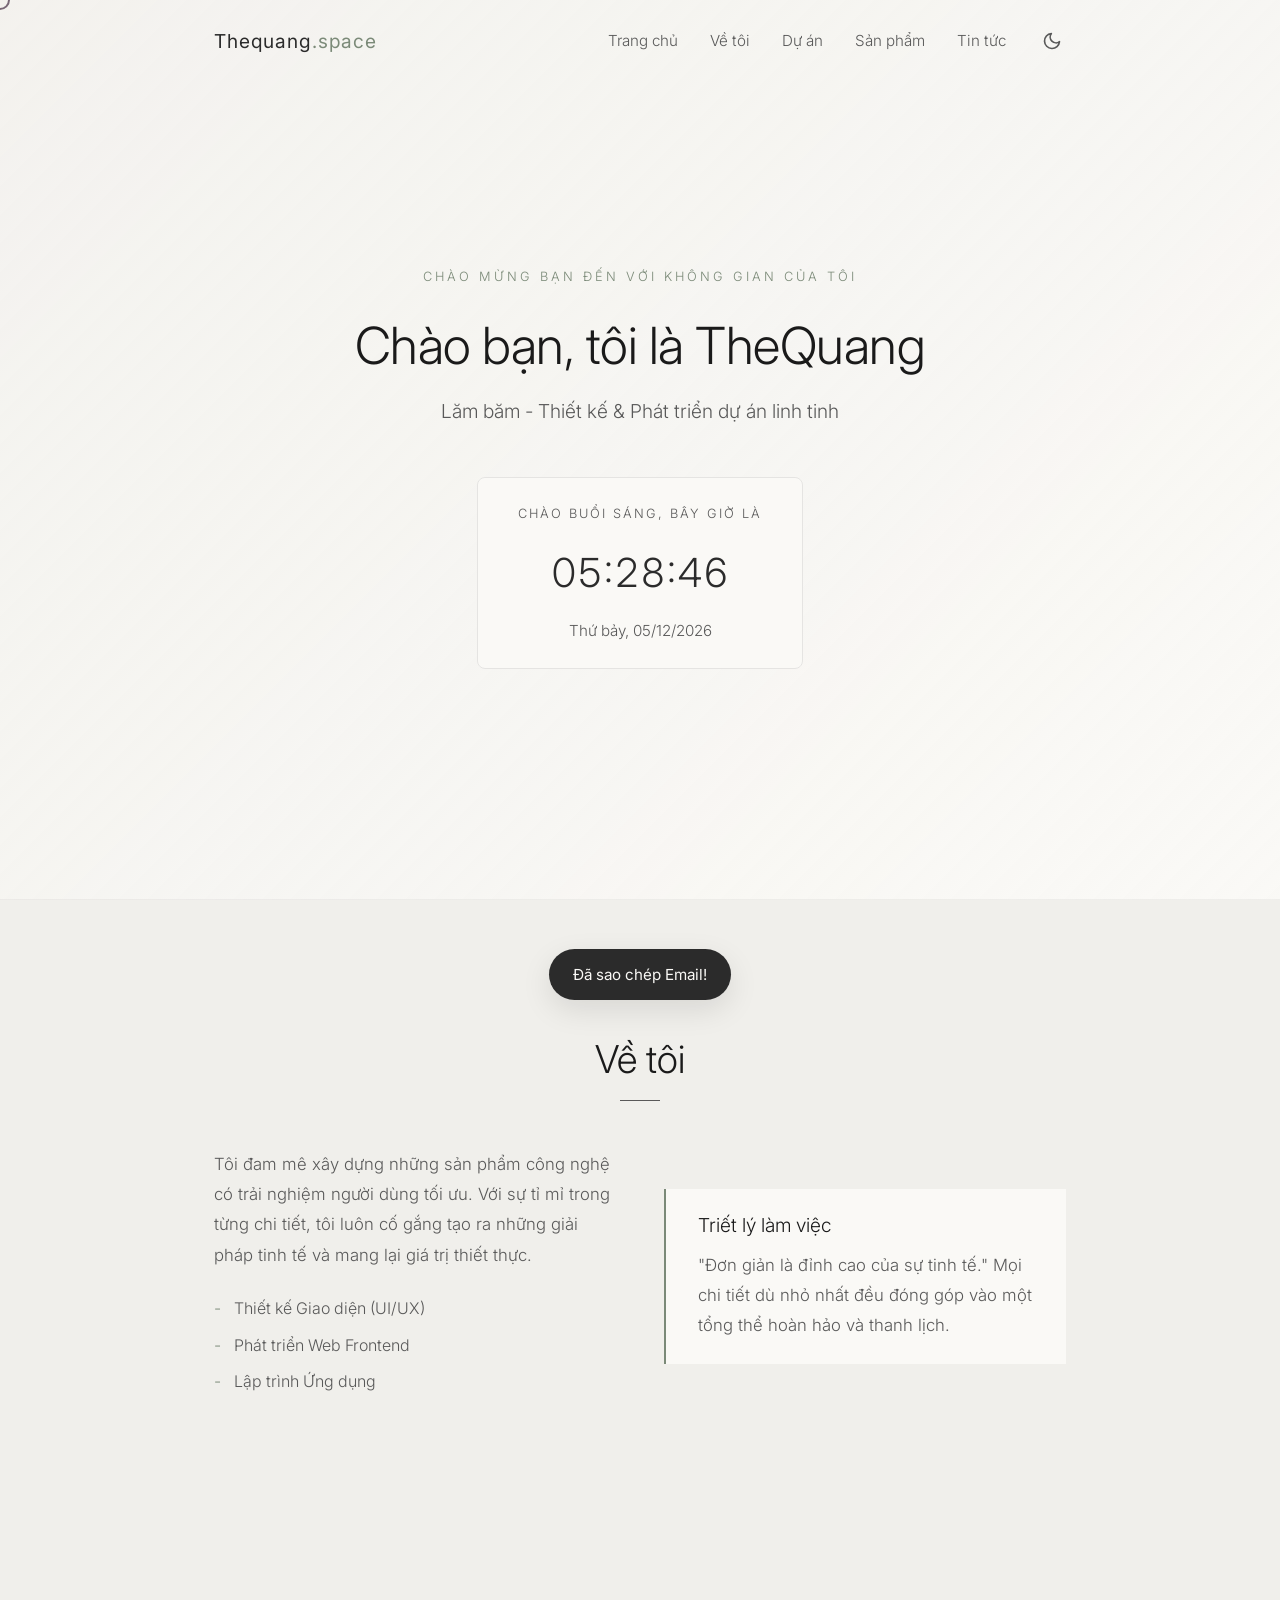
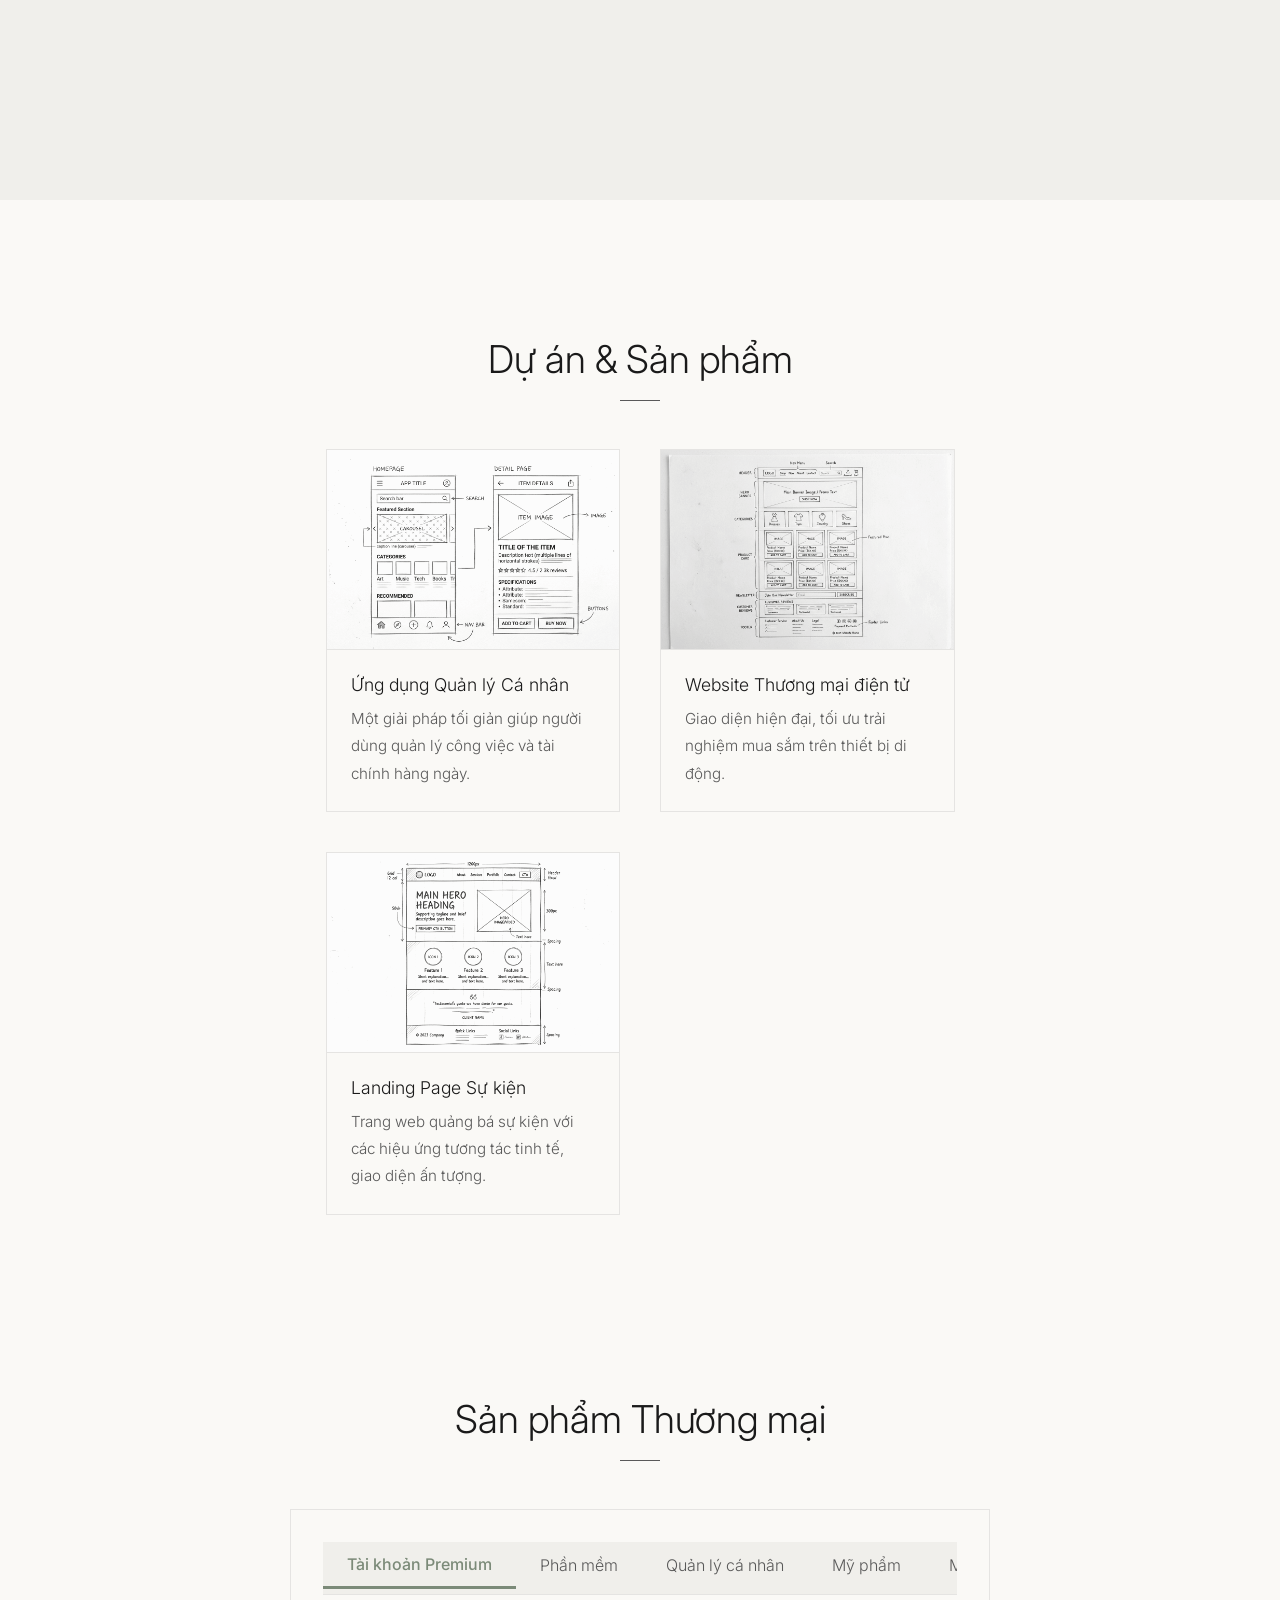
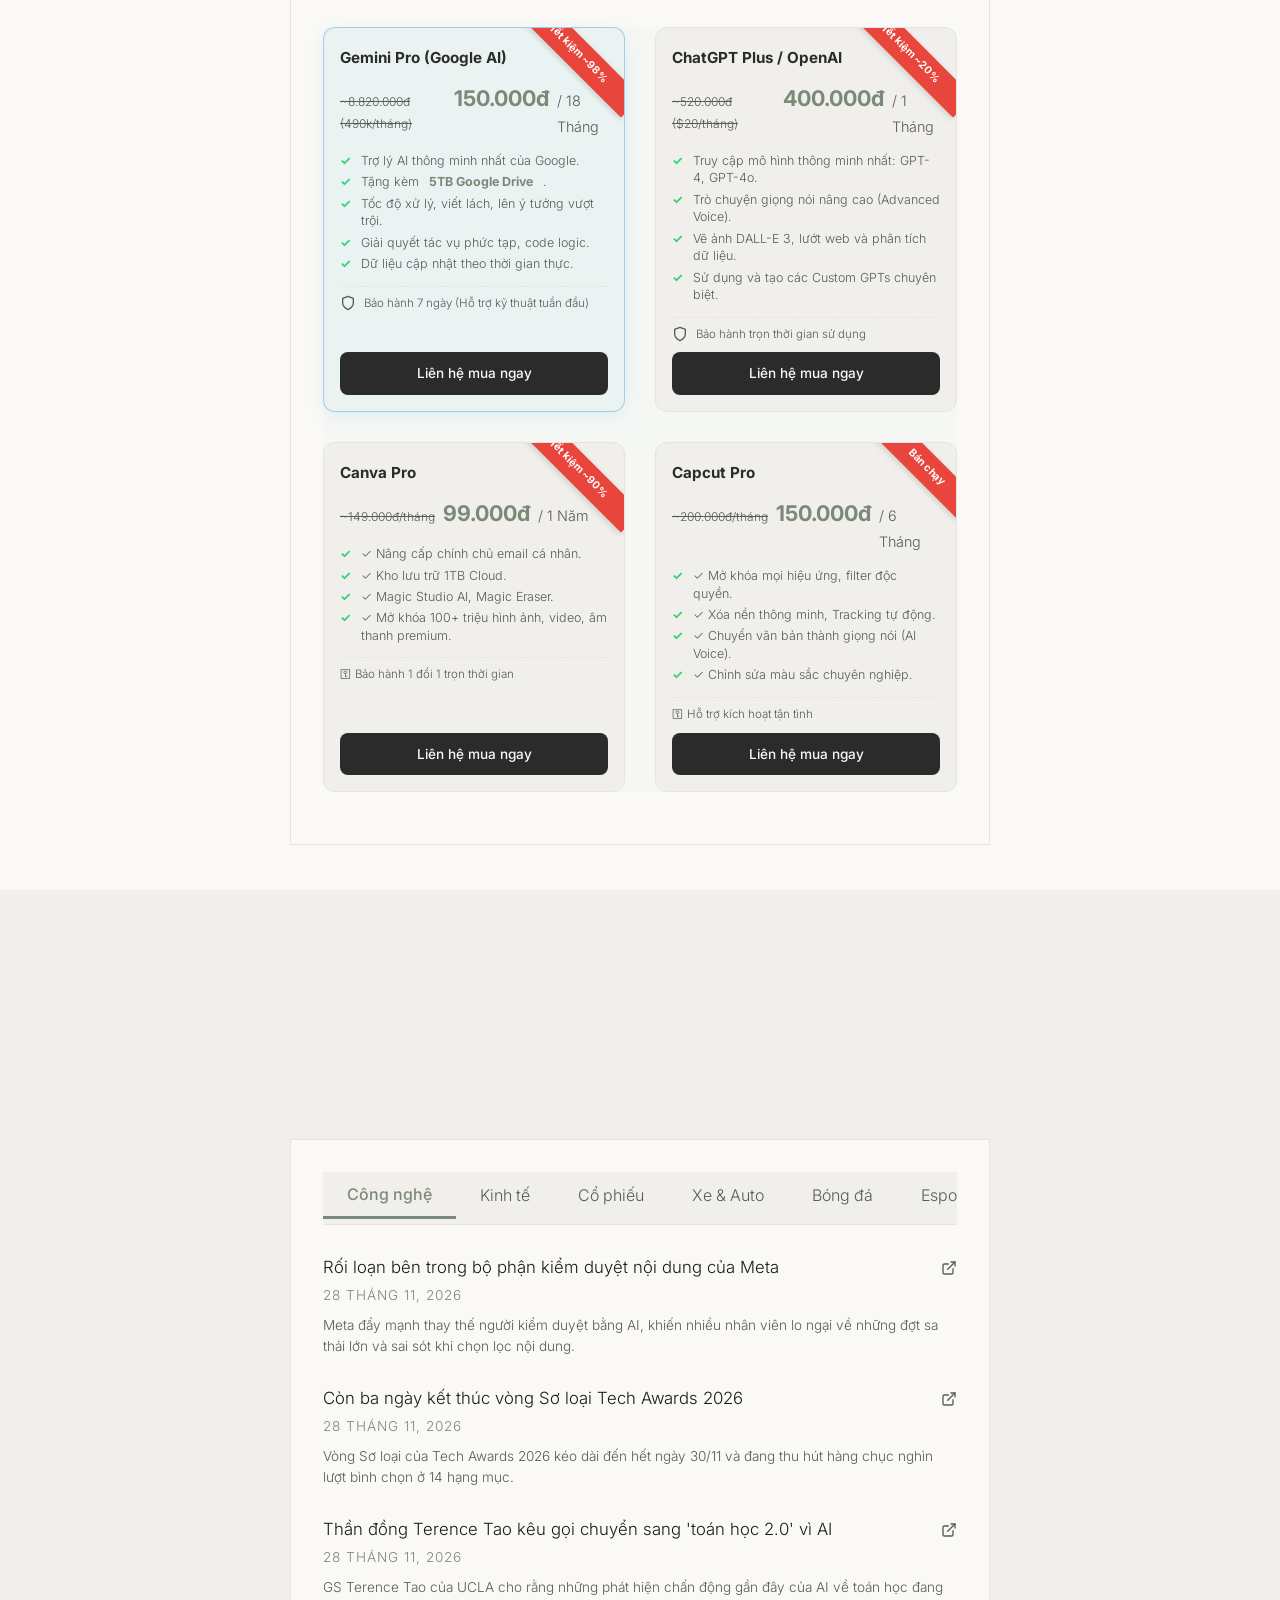
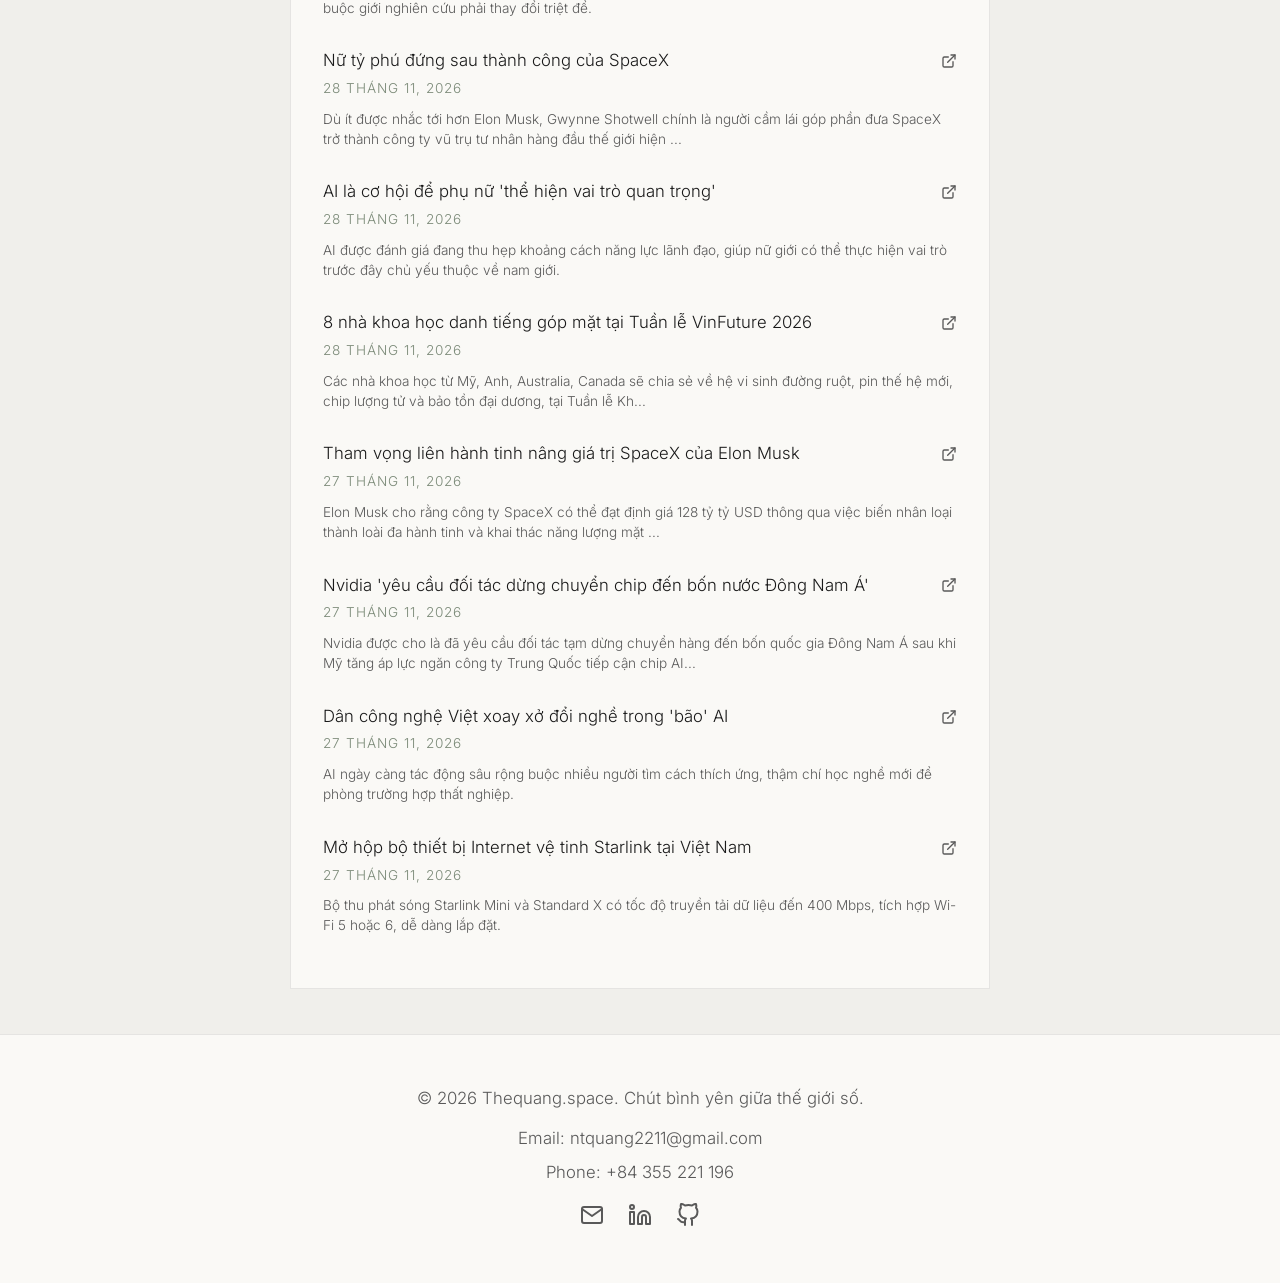
<file: index.html>
<!DOCTYPE html>
<html lang="vi" data-theme="light">
<head>
    <meta charset="UTF-8">
    <meta name="viewport" content="width=device-width, initial-scale=1.0">
    <title>Thequang.space - Personal Portfolio</title>
    <link rel="icon" href="./assets/favicon.jpg?v=4" type="image/jpeg">
    <!-- Thẻ Meta cho SEO & Chia sẻ Mạng Xã Hội -->
    <meta name="description" content="Khám phá góc nhỏ bình yên trên mạng của Thequang. Các dự án, bài báo và chia sẻ cá nhân.">
    <meta name="keywords" content="Thequang, Thequang space, portfolio, projects, news">

    <!-- OpenGraph SEO Tags -->
    <meta property="og:title" content="Thequang.space - Personal Portfolio">
    <meta property="og:description" content="Website cá nhân của Thequang - Nơi chia sẻ về bản thân, các dự án và sản phẩm tiện ích.">
    <meta property="og:image" content="https://thequang.space/assets/og-image.jpg">
    <meta property="og:url" content="https://thequang.space/">
    <meta property="og:type" content="website">
    <meta name="twitter:card" content="summary_large_image">
    <!-- Google Fonts -->
    <link rel="preconnect" href="https://fonts.googleapis.com">
    <link rel="preconnect" href="https://fonts.gstatic.com" crossorigin>
    <link href="https://fonts.googleapis.com/css2?family=Inter:wght@300;400&display=swap" rel="stylesheet">
    <!-- CSS -->
    <link rel="stylesheet" href="./style.css?v=27">
    
    <!-- STRICT VERTICAL MOBILE LAYOUT (Bypass Cache) -->
    <style id="strict-vertical-layout">
        /* SỬA LỖI BỊ CHE KHUẤT (CẮT ĐUÔI) NỘI DUNG TRÊN CẢ PC VÀ MOBILE */
        .projects-grid, .tabs-content, .products-section .tabs-content, .news-section .tabs-content, section, .news-container {
            max-height: none !important;
            height: auto !important;
            overflow: visible !important;
        }

        @media (max-width: 1024px) {
            /* 1. TUYỆT ĐỐI KHÔNG KÉO NGANG BẤT CỨ ĐÂU */
            html, body {
                overflow-x: hidden !important;
                width: 100% !important;
            }
            * {
                box-sizing: border-box !important;
                -webkit-overflow-scrolling: auto !important;
            }
            ::-webkit-scrollbar {
                display: none !important;
            }
            
            /* CÂN ĐỐI KHOẢNG MÀU (SECTION SLIDES) 
               Giảm padding khổng lồ của bản Desktop xuống mức vừa vặn cho điện thoại */
            section {
                padding: 40px 0 !important;
                height: auto !important;
                min-height: auto !important;
            }
            
            /* 2. HEADER: Xổ xuống, chữ không tràn hết dòng */
            .navbar {
                position: relative !important; 
                padding: 10px 15px !important;
                height: auto !important;
                background-color: var(--bg-color) !important;
            }
            .nav-content {
                display: flex !important;
                flex-direction: column !important;
                align-items: center !important;
                gap: 10px !important;
                width: 100% !important;
            }
            .theme-toggle-btn {
                position: absolute !important;
                top: 15px !important;
                right: 15px !important;
            }
            .nav-links {
                display: flex !important;
                flex-wrap: wrap !important;
                justify-content: center !important;
                gap: 8px !important;
                width: 100% !important;
                overflow-x: hidden !important;
            }
            .nav-links a {
                display: inline-block !important;
                padding: 4px 8px !important;
                font-size: 0.85rem !important;
                flex: 0 0 auto !important;
            }

            /* 3. HERO CONTENT: Ép chữ nhỏ lại để vừa 1 dòng, không xuống dòng */
            .hero-content {
                padding-top: 20px !important; 
            }
            .hero-content h1 {
                font-size: 1.5rem !important;
                line-height: 1.3 !important;
            }
            .hero-content .subtitle {
                font-size: 0.65rem !important; /* Rất nhỏ để vừa 1 dòng */
                white-space: nowrap !important; /* ÉP KHÔNG XUỐNG DÒNG */
                letter-spacing: 1px !important;
                margin-bottom: 5px !important;
            }
            .clock-time {
                font-size: 2rem !important;
            }

            /* 4. TABS NỘI DUNG: Tràn đều */
            .tabs-header-wrapper {
                overflow: hidden !important;
                border: none !important;
                margin-bottom: 15px !important;
            }
            .tabs-header {
                display: flex !important;
                flex-wrap: wrap !important;
                justify-content: space-between !important;
                gap: 5px !important;
                width: 100% !important;
                border-bottom: 1px solid var(--border-color) !important;
                padding-bottom: 10px !important;
                overflow-x: hidden !important;
            }
            .tab-btn {
                flex: 1 1 calc(33% - 10px) !important;
                white-space: normal !important;
                font-size: 0.8rem !important;
                padding: 8px 4px !important;
                text-align: center !important;
            }

            /* 5. NỘI DUNG SẢN PHẨM / DỰ ÁN: Cột dọc */
            .product-grid, .projects-grid, .about-grid {
                display: grid !important;
                grid-template-columns: 1fr !important;
                gap: 15px !important;
                overflow: hidden !important;
                width: 100% !important;
                padding: 0 !important;
            }
            .pricing-card, .project-card, .about-card {
                width: 100% !important;
                max-width: 100% !important;
                margin: 0 !important;
                padding: 20px 15px !important; /* Cân đối trên dưới trái phải */
                display: flex !important;
                flex-direction: column !important;
                align-items: center !important; /* Căn giữa mọi thứ trong card */
                text-align: center !important;
            }
            
            /* Ép hình ảnh sản phẩm nhỏ lại đáng kể */
            .pricing-card .product-image-container, .project-card .project-img {
                width: 50% !important; /* Thu hẹp chiều ngang của ảnh so với card */
                height: 120px !important; /* Chiều cao cố định nhỏ gọn */
                margin: 0 auto 15px auto !important; /* Căn giữa ảnh */
                border-radius: 8px !important;
            }
            
            .pricing-card h3, .project-card h3 {
                font-size: 1.05rem !important;
                margin-bottom: 8px !important;
            }
            .pricing-card p, .project-card p {
                font-size: 0.85rem !important;
                line-height: 1.4 !important;
                white-space: normal !important;
                overflow-wrap: break-word !important;
                text-align: center !important;
            }
            .modal-price {
                font-size: 1.15rem !important;
                margin: 8px 0 !important;
            }
            .pricing-card .btn {
                width: 100% !important; /* Nút kéo dài cho cân đối */
                max-width: 200px !important;
            }
            
            /* 6. THÔNG TIN NEWS CĂN CHỈNH GỌN GÀNG VÀ THU NHỎ */
            .news-container {
                overflow: hidden !important; 
                height: auto !important;
                max-height: none !important;
                padding: 0 !important;
            }
            .news-item {
                display: block !important;
                width: 100% !important;
                margin-bottom: 20px !important;
                border-bottom: 1px solid var(--border-color);
                padding-bottom: 15px !important;
            }
            .news-item h3 {
                font-size: 1rem !important;
                line-height: 1.3 !important;
                white-space: normal !important;
                display: block !important;
                margin-bottom: 8px !important;
            }
            .news-item p {
                font-size: 0.85rem !important;
                line-height: 1.4 !important;
                white-space: normal !important;
                overflow-wrap: break-word !important;
            }
            .news-date {
                font-size: 0.75rem !important;
                margin-bottom: 4px !important;
            }
            
            /* XÓA MỌI THANH CUỘN CỤC BỘ DỌC/NGANG TRONG NỘI DUNG */
            .tabs-content, .products-section .tabs-content, .news-section .tabs-content {
                max-height: none !important;
                overflow: visible !important;
                height: auto !important;
            }
        }
    </style>

    <!-- Google Analytics (Placeholder) -->
    <script async src="https://www.googletagmanager.com/gtag/js?id=G-YOUR-ID-HERE"></script>
    <script>
      window.dataLayer = window.dataLayer || [];
      function gtag(){dataLayer.push(arguments);}
      gtag('js', new Date());
      gtag('config', 'G-YOUR-ID-HERE');
    </script>
</head>
<body>
    <!-- Custom Cursor -->
    <div class="custom-cursor" id="custom-cursor"></div>
    
    <!-- Scroll Progress Bar -->
    <div class="scroll-progress-bar" id="scroll-progress"></div>

    <header class="navbar" id="navbar">
        <div class="container nav-content">
            <a href="#" class="logo">Thequang<span class="logo-dot">.space</span></a>
            <nav class="nav-links">
                <a href="#hero">Trang chủ</a>
                <a href="#about">Về tôi</a>
                <a href="#projects">Dự án</a>
                <a href="#products">Sản phẩm</a>
                <a href="#news">Tin tức</a>
                <button id="theme-toggle" class="theme-toggle-btn" aria-label="Đổi giao diện">
                    <svg class="sun-icon" xmlns="http://www.w3.org/2000/svg" width="20" height="20" viewBox="0 0 24 24" fill="none" stroke="currentColor" stroke-width="2" stroke-linecap="round" stroke-linejoin="round"><circle cx="12" cy="12" r="5"></circle><line x1="12" y1="1" x2="12" y2="3"></line><line x1="12" y1="21" x2="12" y2="23"></line><line x1="4.22" y1="4.22" x2="5.64" y2="5.64"></line><line x1="18.36" y1="18.36" x2="19.78" y2="19.78"></line><line x1="1" y1="12" x2="3" y2="12"></line><line x1="21" y1="12" x2="23" y2="12"></line><line x1="4.22" y1="19.78" x2="5.64" y2="18.36"></line><line x1="18.36" y1="5.64" x2="19.78" y2="4.22"></line></svg>
                    <svg class="moon-icon" xmlns="http://www.w3.org/2000/svg" width="20" height="20" viewBox="0 0 24 24" fill="none" stroke="currentColor" stroke-width="2" stroke-linecap="round" stroke-linejoin="round"><path d="M21 12.79A9 9 0 1 1 11.21 3 7 7 0 0 0 21 12.79z"></path></svg>
                </button>
            </nav>
        </div>
    </header>

    <main>
        <!-- Hero Section -->
        <section id="hero" class="hero-section">
            <div class="container hero-content">
                <p class="eyebrow fade-in-up">Chào mừng bạn đến với không gian của tôi</p>
                <h1 class="fade-in-up delay-1">Chào bạn, tôi là TheQuang</h1>
                <p class="subtitle fade-in-up delay-2">Lăm băm - Thiết kế & Phát triển dự án linh tinh</p>
                
                <div class="clock-card fade-in-up delay-3" id="parallax-clock">
                    <p class="clock-label">Bây giờ là</p>
                    <div id="live-clock" class="clock-time">--:--:--</div>
                    <p id="live-date" class="clock-date">Đang tải ngày...</p>
                </div>
            </div>
        </section>

        <!-- About Section -->
        <section id="about" class="about-section">
            <div class="container">
                <h2 class="section-title fade-in-up">Về tôi</h2>
                <div class="about-grid">
                    <div class="about-text fade-in-up delay-1">
                        <p>Tôi đam mê xây dựng những sản phẩm công nghệ có trải nghiệm người dùng tối ưu. Với sự tỉ mỉ trong từng chi tiết, tôi luôn cố gắng tạo ra những giải pháp tinh tế và mang lại giá trị thiết thực.</p>
                        <ul class="skills-list">
                            <li>Thiết kế Giao diện (UI/UX)</li>
                            <li>Phát triển Web Frontend</li>
                            <li>Lập trình Ứng dụng</li>
                        </ul>
                    </div>
                    <div class="about-card fade-in-up delay-2">
                        <div class="card-simple">
                            <h3>Triết lý làm việc</h3>
                            <p>"Đơn giản là đỉnh cao của sự tinh tế." Mọi chi tiết dù nhỏ nhất đều đóng góp vào một tổng thể hoàn hảo và thanh lịch.</p>
                        </div>
                    </div>
                </div>
            </div>
        </section>

        <!-- Projects Section -->
        <section id="projects" class="projects-section">
            <div class="container">
                <h2 class="section-title fade-in-up">Dự án & Sản phẩm</h2>
                <div class="projects-grid">
                    <!-- Project 1 -->
                    <div class="project-card fade-in-up delay-1" onclick="window.location.href='/404.html'" style="cursor: pointer;" title="Đang cập nhật...">
                        <div class="project-img">
                            <img src="./assets/project-1.jpg" alt="Dự án 1" loading="lazy">
                        </div>
                        <div class="project-info">
                            <h3>Ứng dụng Quản lý Cá nhân</h3>
                            <p>Một giải pháp tối giản giúp người dùng quản lý công việc và tài chính hàng ngày.</p>
                        </div>
                    </div>
                    <!-- Project 2 -->
                    <div class="project-card fade-in-up delay-2" onclick="window.location.href='/404.html'" style="cursor: pointer;" title="Đang cập nhật...">
                        <div class="project-img">
                            <img src="./assets/project-2.jpg" alt="Dự án 2" loading="lazy">
                        </div>
                        <div class="project-info">
                            <h3>Website Thương mại điện tử</h3>
                            <p>Giao diện hiện đại, tối ưu trải nghiệm mua sắm trên thiết bị di động.</p>
                        </div>
                    </div>
                    <!-- Project 3 -->
                    <div class="project-card fade-in-up delay-3" onclick="window.location.href='/404.html'" style="cursor: pointer;" title="Đang cập nhật...">
                        <div class="project-img">
                            <img src="./assets/project-3.jpg" alt="Dự án 3" loading="lazy">
                        </div>
                        <div class="project-info">
                            <h3>Landing Page Sự kiện</h3>
                            <p>Trang web quảng bá sự kiện với các hiệu ứng tương tác tinh tế, giao diện ấn tượng.</p>
                        </div>
                    </div>
                </div>
            </div>
        </section>

        
                        <!-- Products Section -->
        <section id="products" class="products-section">
            <div class="container">
                <h2 class="section-title fade-in-up">Sản phẩm Thương mại</h2>
                <div class="tabs-container fade-in-up delay-1">
                    <div class="tabs-header-wrapper">
                        <div class="tabs-header">
                            <button class="tab-btn active" data-tab="product-premium">Tài khoản Premium</button>
                            <button class="tab-btn" data-tab="product-soft">Phần mềm</button>
                            <button class="tab-btn" data-tab="product-personal">Quản lý cá nhân</button>
                            <button class="tab-btn" data-tab="product-cosmetics">Mỹ phẩm</button>
                            <button class="tab-btn" data-tab="product-media">Media</button>
                            <button class="tab-btn" data-tab="product-tech">Công nghệ</button>
                        </div>
                    </div>
                    
                    <div class="tabs-content">
                        <!-- Category: Tài khoản Premium -->
                        <div id="product-premium" class="tab-pane active">
                            <div class="product-grid">
                                <!-- Gemini Pro -->
                                <div class="pricing-card" style="background-color: rgba(52, 152, 219, 0.05); border: 1px solid rgba(52, 152, 219, 0.4); box-shadow: 0 4px 15px rgba(52, 152, 219, 0.1); position: relative;">
                                    <div class="pricing-badge">Tiết kiệm ~98%</div>
                                    <h4>Gemini Pro (Google AI)</h4>
                                    <div class="price-section">
                                        <span class="old-price">~8.820.000đ (490k/tháng)</span>
                                        <span class="new-price">150.000đ</span>
                                        <span class="duration">/ 18 Tháng</span>
                                    </div>
                                    <ul class="features-list">
                                        <li>Trợ lý AI thông minh nhất của Google.</li>
                                        <li>Tặng kèm <strong style="color:var(--accent-color);">5TB Google Drive</strong>.</li>
                                        <li>Tốc độ xử lý, viết lách, lên ý tưởng vượt trội.</li>
                                        <li>Giải quyết tác vụ phức tạp, code logic.</li>
                                        <li>Dữ liệu cập nhật theo thời gian thực.</li>
                                    </ul>
                                    <div class="warranty-status">
                                        <svg xmlns="http://www.w3.org/2000/svg" width="16" height="16" viewBox="0 0 24 24" fill="none" stroke="currentColor" stroke-width="2" stroke-linecap="round" stroke-linejoin="round"><path d="M12 22s8-4 8-10V5l-8-3-8 3v7c0 6 8 10 8 10z"></path></svg>
                                        Bảo hành 7 ngày (Hỗ trợ kỹ thuật tuần đầu)
                                    </div>
                                    <a href="#modal-gemini" class="buy-btn open-modal-btn">Liên hệ mua ngay</a>
                                </div>

                                <!-- ChatGPT Plus -->
                                <div class="pricing-card">
                                    <div class="pricing-badge">Tiết kiệm ~20%</div>
                                    <h4>ChatGPT Plus / OpenAI</h4>
                                    <div class="price-section">
                                        <span class="old-price">~520.000đ ($20/tháng)</span>
                                        <span class="new-price">400.000đ</span>
                                        <span class="duration">/ 1 Tháng</span>
                                    </div>
                                    <ul class="features-list">
                                        <li>Truy cập mô hình thông minh nhất: GPT-4, GPT-4o.</li>
                                        <li>Trò chuyện giọng nói nâng cao (Advanced Voice).</li>
                                        <li>Vẽ ảnh DALL-E 3, lướt web và phân tích dữ liệu.</li>
                                        <li>Sử dụng và tạo các Custom GPTs chuyên biệt.</li>
                                    </ul>
                                    <div class="warranty-status">
                                        <svg xmlns="http://www.w3.org/2000/svg" width="16" height="16" viewBox="0 0 24 24" fill="none" stroke="currentColor" stroke-width="2" stroke-linecap="round" stroke-linejoin="round"><path d="M12 22s8-4 8-10V5l-8-3-8 3v7c0 6 8 10 8 10z"></path></svg>
                                        Bảo hành trọn thời gian sử dụng
                                    </div>
                                    <a href="#modal-chatgpt" class="buy-btn open-modal-btn">Liên hệ mua ngay</a>
                                </div>

                                <!-- Canva Pro -->
                                <div class="pricing-card">
                                    <div class="pricing-badge">Tiết kiệm ~90%</div>
                                    <h4>Canva Pro</h4>
                                    <div class="price-section">
                                        <span class="old-price">~149.000đ/tháng</span>
                                        <span class="new-price">99.000đ</span>
                                        <span class="duration">/ 1 Năm</span>
                                    </div>
                                    <ul class="features-list">
                                        <li>&#10003; Nâng cấp chính chủ email cá nhân.</li>
                                        <li>&#10003; Kho lưu trữ 1TB Cloud.</li>
                                        <li>&#10003; Magic Studio AI, Magic Eraser.</li>
                                        <li>&#10003; Mở khóa 100+ triệu hình ảnh, video, âm thanh premium.</li>
                                    </ul>
                                    <div class="warranty-status">&#9919; Bảo hành 1 đổi 1 trọn thời gian</div>
                                    <a href="#modal-canva" class="buy-btn open-modal-btn">Liên hệ mua ngay</a>
                                </div>
                                
                                <!-- Capcut Pro -->
                                <div class="pricing-card">
                                    <div class="pricing-badge">Bán chạy</div>
                                    <h4>Capcut Pro</h4>
                                    <div class="price-section">
                                        <span class="old-price">~200.000đ/tháng</span>
                                        <span class="new-price">150.000đ</span>
                                        <span class="duration">/ 6 Tháng</span>
                                    </div>
                                    <ul class="features-list">
                                        <li>&#10003; Mở khóa mọi hiệu ứng, filter độc quyền.</li>
                                        <li>&#10003; Xóa nền thông minh, Tracking tự động.</li>
                                        <li>&#10003; Chuyển văn bản thành giọng nói (AI Voice).</li>
                                        <li>&#10003; Chỉnh sửa màu sắc chuyên nghiệp.</li>
                                    </ul>
                                    <div class="warranty-status">&#9919; Hỗ trợ kích hoạt tận tình</div>
                                    <a href="#modal-capcut" class="buy-btn open-modal-btn">Liên hệ mua ngay</a>
                                </div>
                            </div>
                        </div>

                        <!-- Category: Phần mềm -->
                        <div id="product-soft" class="tab-pane">
                            <div class="product-grid">
                                <div class="pricing-card">
                                    <div class="product-image-container" style="width:100%; height:200px; overflow:hidden; border-radius:8px; margin-bottom:15px; border: 1px solid var(--border-color);">
                                        <img src="./assets/office-translator.png" style="width:100%; height:100%; object-fit:cover;" alt="Office Translator Pro">
                                    </div>
                                    <h4>Office Translator Pro</h4>
                                    <div class="price-section">
                                        <span class="new-price">100.000đ</span>
                                        <span class="duration">/ Bản quyền</span>
                                    </div>
                                    <ul class="features-list">
                                        <li>&#10003; Hỗ trợ dịch xuất file 5 thứ tiếng nhanh chóng.</li>
                                        <li>&#10003; Giữ nguyên định dạng, format gốc 100%.</li>
                                        <li>&#10003; Hỗ trợ toàn bộ định dạng Office 365 (.docx, .xlsx, .pptx).</li>
                                    </ul>
                                    <a href="#modal-translator" class="buy-btn open-modal-btn">Liên hệ mua ngay</a>
                                </div>
                                <div class="pricing-card">
                                    <div class="product-image-container" style="width:100%; height:200px; overflow:hidden; border-radius:8px; margin-bottom:15px; border: 1px solid var(--border-color);">
                                        <img src="./assets/document-quick-access.png" style="width:100%; height:100%; object-fit:cover;" alt="Document Quick Access">
                                    </div>
                                    <h4>Document Quick Access</h4>
                                    <div class="price-section">
                                        <span class="new-price">50.000đ</span>
                                        <span class="duration">/ Bản quyền</span>
                                    </div>
                                    <ul class="features-list">
                                        <li>&#10003; Thích hợp với người làm dữ liệu lớn, quản lý big data.</li>
                                        <li>&#10003; Kiểm soát tiến độ công việc update hàng ngày.</li>
                                        <li>&#10003; Hỗ trợ đầy đủ trên server local, drive, cloud.</li>
                                    </ul>
                                    <a href="#modal-doc-access" class="buy-btn open-modal-btn">Liên hệ mua ngay</a>
                                </div>
                            </div>
                        </div>

                        <!-- Category: Quản lý cá nhân -->
                        <div id="product-personal" class="tab-pane">
                            <div class="product-grid">
                                <!-- Doanh Thu Template -->
                                <div class="pricing-card">
                                    <div class="product-image-container" style="width:100%; height:200px; overflow:hidden; border-radius:8px; margin-bottom:15px; border: 1px solid var(--border-color);">
                                        <img src="./assets/template-doanh-thu-img.png" style="width:100%; height:100%; object-fit:cover;" alt="Dashboard Doanh Thu">
                                    </div>
                                    <h3>Dashboard Doanh Thu</h3>
                                    <p style="font-size: 0.9rem; color: var(--text-muted); margin-bottom: 10px;">Template Excel quản lý doanh thu chuyên nghiệp. Thống kê, biểu đồ trực quan, dễ dàng theo dõi dòng tiền.</p>
                                    <p class="modal-price">Miễn phí</p>
                                    <a href="#modal-free-download" data-file="./assets/template-doanh-thu.xlsx" class="btn open-modal-btn open-free-download-btn" style="margin-top:auto; text-align:center;">Tải xuống <span style="color:#ff4757; font-weight:bold; text-transform:uppercase;">Free</span></a>
                                </div>
                                
                                <!-- Ngân sách Template -->
                                <div class="pricing-card">
                                    <div class="product-image-container" style="width:100%; height:200px; overflow:hidden; border-radius:8px; margin-bottom:15px; border: 1px solid var(--border-color);">
                                        <img src="./assets/template-ngan-sach-img.png" style="width:100%; height:100%; object-fit:cover;" alt="Dashboard Ngân sách">
                                    </div>
                                    <h3>Dashboard Ngân Sách</h3>
                                    <p style="font-size: 0.9rem; color: var(--text-muted); margin-bottom: 10px;">Bảng tính quản lý ngân sách hàng tháng. Phân bổ hợp lý, lên kế hoạch tài chính cá nhân hoàn hảo.</p>
                                    <p class="modal-price">Miễn phí</p>
                                    <a href="#modal-free-download" data-file="./assets/template-ngan-sach.xlsx" class="btn open-modal-btn open-free-download-btn" style="margin-top:auto; text-align:center;">Tải xuống <span style="color:#ff4757; font-weight:bold; text-transform:uppercase;">Free</span></a>
                                </div>
                                
                                <!-- Chi tiêu Template -->
                                <div class="pricing-card">
                                    <div class="product-image-container" style="width:100%; height:200px; overflow:hidden; border-radius:8px; margin-bottom:15px; border: 1px solid var(--border-color);">
                                        <img src="./assets/template-chi-tieu-img.png" style="width:100%; height:100%; object-fit:cover;" alt="Dashboard Chi Tiêu">
                                    </div>
                                    <h3>Dashboard Chi Tiêu</h3>
                                    <p style="font-size: 0.9rem; color: var(--text-muted); margin-bottom: 10px;">Hệ thống ghi chép và phân tích chi tiêu chi tiết. Kiểm soát thất thoát tài chính hiệu quả.</p>
                                    <p class="modal-price">Miễn phí</p>
                                    <a href="#modal-free-download" data-file="./assets/template-chi-tieu.xlsx" class="btn open-modal-btn open-free-download-btn" style="margin-top:auto; text-align:center;">Tải xuống <span style="color:#ff4757; font-weight:bold; text-transform:uppercase;">Free</span></a>
                                </div>
                            </div>

                        </div>

                        <!-- Category: Mỹ phẩm -->
                        <div id="product-cosmetics" class="tab-pane">
                            <div class="product-grid">
                                <!-- L'Oreal Micellar Water -->
                                <div class="pricing-card">
                                    <div class="product-image-container" style="width:100%; height:250px; overflow:hidden; border-radius:8px; margin-bottom:15px; border: 1px solid var(--border-color); background: #fff;">
                                        <img src="./assets/loreal-micellar.jpg" style="width:100%; height:100%; object-fit:cover;" alt="L'Oréal Micellar Water">
                                    </div>
                                    <h3>Nước tẩy trang L'Oréal</h3>
                                    <p style="font-size: 0.9rem; color: var(--text-muted); margin-bottom: 10px;">Xanh biển nhạt, đậm, hồng, tím, xám. Phù hợp cho mọi loại da (da mụn, nhạy cảm, da khô, da dầu).</p>
                                    <p class="modal-price">Nhận Order</p>
                                    <a href="https://zalo.me/849355221196" target="_blank" class="btn" style="margin-top:auto; text-align:center;">Liên hệ Zalo đặt hàng</a>
                                </div>

                                <!-- L'Oreal Cleanser -->
                                <div class="pricing-card">
                                    <div class="product-image-container" style="width:100%; height:250px; overflow:hidden; border-radius:8px; margin-bottom:15px; border: 1px solid var(--border-color); background: #fff;">
                                        <img src="./assets/loreal-cleanser.jpg" style="width:100%; height:100%; object-fit:cover;" alt="L'Oréal Sữa Rửa Mặt">
                                    </div>
                                    <h3>Sữa rửa mặt L'Oréal</h3>
                                    <p style="font-size: 0.9rem; color: var(--text-muted); margin-bottom: 10px;">Loại màu hồng dành cho da dầu, hỗn hợp thiên dầu. Dưỡng sáng, giảm thâm mụn, thu nhỏ lỗ chân lông.</p>
                                    <p class="modal-price">Nhận Order</p>
                                    <a href="https://zalo.me/849355221196" target="_blank" class="btn" style="margin-top:auto; text-align:center;">Liên hệ Zalo đặt hàng</a>
                                </div>

                                <!-- L'Oreal Face Cream -->
                                <div class="pricing-card">
                                    <div class="product-image-container" style="width:100%; height:250px; overflow:hidden; border-radius:8px; margin-bottom:15px; border: 1px solid var(--border-color); background: #fff;">
                                        <img src="./assets/loreal-cream.jpg" style="width:100%; height:100%; object-fit:cover;" alt="L'Oréal Face Cream">
                                    </div>
                                    <h3>Kem dưỡng L'Oréal</h3>
                                    <p style="font-size: 0.9rem; color: var(--text-muted); margin-bottom: 10px;">Dòng Matte Luminizing Cream & Glowing Cream Day. Dưỡng sáng, chống nắng, ngăn thâm nám, glow mướt.</p>
                                    <p class="modal-price">Nhận Order</p>
                                    <a href="https://zalo.me/849355221196" target="_blank" class="btn" style="margin-top:auto; text-align:center;">Liên hệ Zalo đặt hàng</a>
                                </div>

                                <!-- L'Oreal Sunscreen -->
                                <div class="pricing-card">
                                    <div class="product-image-container" style="width:100%; height:250px; overflow:hidden; border-radius:8px; margin-bottom:15px; border: 1px solid var(--border-color); background: #fff;">
                                        <img src="./assets/loreal-sunscreen.jpg" style="width:100%; height:100%; object-fit:cover;" alt="L'Oréal UV Defender">
                                    </div>
                                    <h3>Kem chống nắng L'Oréal</h3>
                                    <p style="font-size: 0.9rem; color: var(--text-muted); margin-bottom: 10px;">Các dòng Fresh Matte, Invisible Resist, Invisible Fluid, Aquafusion. Mỏng nhẹ, kiềm dầu, không vón cục.</p>
                                    <p class="modal-price">Nhận Order</p>
                                    <a href="https://zalo.me/849355221196" target="_blank" class="btn" style="margin-top:auto; text-align:center;">Liên hệ Zalo đặt hàng</a>
                                </div>

                                <!-- L'Oreal Lipstick -->
                                <div class="pricing-card">
                                    <div class="product-image-container" style="width:100%; height:250px; overflow:hidden; border-radius:8px; margin-bottom:15px; border: 1px solid var(--border-color); background: #fff;">
                                        <img src="./assets/loreal-lipstick.jpg" style="width:100%; height:100%; object-fit:cover;" alt="L'Oréal Son Môi">
                                    </div>
                                    <h3>Son L'Oréal</h3>
                                    <p style="font-size: 0.9rem; color: var(--text-muted); margin-bottom: 10px;">Đa dạng màu hot: 215 (Drunk In Rose), 601 (Worth It), 635 (Worth It Medium), 600 (Le Nu Rose)...</p>
                                    <p class="modal-price">Nhận Order</p>
                                    <a href="https://zalo.me/849355221196" target="_blank" class="btn" style="margin-top:auto; text-align:center;">Liên hệ Zalo đặt hàng</a>
                                </div>
                            </div>

                        </div>

                        <!-- Category: Media -->
                        <div id="product-media" class="tab-pane">
                            <div class="product-grid">
                                <a href="https://zalo.me/849355221196" target="_blank" class="product-card">
                                    <h4>Dịch vụ Dựng Video</h4>
                                    <p>Chỉnh sửa, cắt ghép video chuyên nghiệp (Vlog, Shorts, TikTok, Doanh nghiệp).</p>
                                    <span class="status-tag">Liên hệ báo giá</span>
                                </a>
                                <a href="https://zalo.me/849355221196" target="_blank" class="product-card">
                                    <h4>Chỉnh sửa Hình ảnh</h4>
                                    <p>Retouch ảnh chân dung, ảnh sản phẩm thương mại sắc nét.</p>
                                    <span class="status-tag">Liên hệ báo giá</span>
                                </a>
                            </div>
                        </div>

                        <!-- Category: Công nghệ -->
                        <div id="product-tech" class="tab-pane">
                            <div class="product-grid">
                                <a href="https://zalo.me/849355221196" target="_blank" class="product-card">
                                    <h4>Website Cá Nhân</h4>
                                    <p>Gói thiết kế website Portfolio tối giản và tinh tế.</p>
                                    <span class="status-tag">Đang nhận đặt hàng</span>
                                </a>
                                <a href="https://zalo.me/849355221196" target="_blank" class="product-card">
                                    <h4>Hệ thống Landing Page</h4>
                                    <p>Tối ưu tỷ lệ chuyển đổi cho sản phẩm và chiến dịch.</p>
                                    <span class="status-tag">Đang nhận đặt hàng</span>
                                </a>
                                <a href="/404.html" class="product-card">
                                    <h4>Cảm biến & Công tắc thông minh</h4>
                                    <p>Tự động hóa ánh sáng theo ngữ cảnh.</p>
                                    <span class="status-tag">Chờ update</span>
                                </a>
                                <a href="/404.html" class="product-card">
                                    <h4>Rèm tự động</h4>
                                    <p>Điều khiển từ xa qua smartphone.</p>
                                    <span class="status-tag">Chờ update</span>
                                </a>
                            </div>
                        </div>
                        </div>

                    </div>
                </div>
            </div>
        </section>

        <!-- News Section (Tabs) -->
        <section id="news" class="news-section">
            <div class="container">
                <h2 class="section-title fade-in-up">Tiêu điểm trong tuần</h2>
                <div class="tabs-container fade-in-up delay-1">
                    <div class="tabs-header-wrapper">
                        <div class="tabs-header">
                            <button class="tab-btn active" data-tab="tech-news">Công nghệ</button>
                            <button class="tab-btn" data-tab="economy-news">Kinh tế</button>
                            <button class="tab-btn" data-tab="stock-news">Cổ phiếu</button>
                            <button class="tab-btn" data-tab="auto-news">Xe & Auto</button>
                            <button class="tab-btn" data-tab="football-news">Bóng đá</button>
                            <button class="tab-btn" data-tab="esports-news">Esports</button>
                        </div>
                    </div>
                    
                    <div class="tabs-content">
                        <!-- tech-news Tab -->
                        <div id="tech-news" class="tab-pane active">
                            <div class="news-container">
                                <article class="news-item">
                                    <h3>Rối loạn bên trong bộ phận kiểm duyệt nội dung của Meta <a href="https://vnexpress.net/roi-loan-ben-trong-bo-phan-kiem-duyet-noi-dung-cua-meta-5149793.html" target="_blank" class="source-icon" title="Đến trang nguồn"><svg xmlns="http://www.w3.org/2000/svg" width="16" height="16" viewBox="0 0 24 24" fill="none" stroke="currentColor" stroke-width="2" stroke-linecap="round" stroke-linejoin="round"><path d="M18 13v6a2 2 0 0 1-2 2H5a2 2 0 0 1-2-2V8a2 2 0 0 1 2-2h6"></path><polyline points="15 3 21 3 21 9"></polyline><line x1="10" y1="14" x2="21" y2="3"></line></svg></a></h3>
                                    <span class="news-date">28 Tháng 11, 2026</span>
                                    <p>Meta đẩy mạnh thay thế người kiểm duyệt bằng AI, khiến nhiều nhân viên lo ngại về những đợt sa thải lớn và sai sót khi chọn lọc nội dung.</p>
                                </article>
                                <article class="news-item">
                                    <h3>Còn ba ngày kết thúc vòng Sơ loại Tech Awards 2026 <a href="https://vnexpress.net/con-ba-ngay-ket-thuc-vong-so-loai-tech-awards-2026-5149753.html" target="_blank" class="source-icon" title="Đến trang nguồn"><svg xmlns="http://www.w3.org/2000/svg" width="16" height="16" viewBox="0 0 24 24" fill="none" stroke="currentColor" stroke-width="2" stroke-linecap="round" stroke-linejoin="round"><path d="M18 13v6a2 2 0 0 1-2 2H5a2 2 0 0 1-2-2V8a2 2 0 0 1 2-2h6"></path><polyline points="15 3 21 3 21 9"></polyline><line x1="10" y1="14" x2="21" y2="3"></line></svg></a></h3>
                                    <span class="news-date">28 Tháng 11, 2026</span>
                                    <p>Vòng Sơ loại của Tech Awards 2026 kéo dài đến hết ngày 30/11 và đang thu hút hàng chục nghìn lượt bình chọn ở 14 hạng mục.</p>
                                </article>
                                <article class="news-item">
                                    <h3>Thần đồng Terence Tao kêu gọi chuyển sang 'toán học 2.0' vì AI <a href="https://vnexpress.net/than-dong-terence-tao-keu-goi-chuyen-sang-toan-hoc-2-0-vi-ai-5149544.html" target="_blank" class="source-icon" title="Đến trang nguồn"><svg xmlns="http://www.w3.org/2000/svg" width="16" height="16" viewBox="0 0 24 24" fill="none" stroke="currentColor" stroke-width="2" stroke-linecap="round" stroke-linejoin="round"><path d="M18 13v6a2 2 0 0 1-2 2H5a2 2 0 0 1-2-2V8a2 2 0 0 1 2-2h6"></path><polyline points="15 3 21 3 21 9"></polyline><line x1="10" y1="14" x2="21" y2="3"></line></svg></a></h3>
                                    <span class="news-date">28 Tháng 11, 2026</span>
                                    <p>GS Terence Tao của UCLA cho rằng những phát hiện chấn động gần đây của AI về toán học đang buộc giới nghiên cứu phải thay đổi triệt để.</p>
                                </article>
                                <article class="news-item">
                                    <h3>Nữ tỷ phú đứng sau thành công của SpaceX <a href="https://vnexpress.net/nu-ty-phu-dung-sau-thanh-cong-cua-spacex-5149335.html" target="_blank" class="source-icon" title="Đến trang nguồn"><svg xmlns="http://www.w3.org/2000/svg" width="16" height="16" viewBox="0 0 24 24" fill="none" stroke="currentColor" stroke-width="2" stroke-linecap="round" stroke-linejoin="round"><path d="M18 13v6a2 2 0 0 1-2 2H5a2 2 0 0 1-2-2V8a2 2 0 0 1 2-2h6"></path><polyline points="15 3 21 3 21 9"></polyline><line x1="10" y1="14" x2="21" y2="3"></line></svg></a></h3>
                                    <span class="news-date">28 Tháng 11, 2026</span>
                                    <p>Dù ít được nhắc tới hơn Elon Musk, Gwynne Shotwell chính là người cầm lái góp phần đưa SpaceX trở thành công ty vũ trụ tư nhân hàng đầu thế giới hiện ...</p>
                                </article>
                                <article class="news-item">
                                    <h3>AI là cơ hội để phụ nữ 'thể hiện vai trò quan trọng' <a href="https://vnexpress.net/ai-la-co-hoi-de-phu-nu-the-hien-vai-tro-quan-trong-5149809.html" target="_blank" class="source-icon" title="Đến trang nguồn"><svg xmlns="http://www.w3.org/2000/svg" width="16" height="16" viewBox="0 0 24 24" fill="none" stroke="currentColor" stroke-width="2" stroke-linecap="round" stroke-linejoin="round"><path d="M18 13v6a2 2 0 0 1-2 2H5a2 2 0 0 1-2-2V8a2 2 0 0 1 2-2h6"></path><polyline points="15 3 21 3 21 9"></polyline><line x1="10" y1="14" x2="21" y2="3"></line></svg></a></h3>
                                    <span class="news-date">28 Tháng 11, 2026</span>
                                    <p>AI được đánh giá đang thu hẹp khoảng cách năng lực lãnh đạo, giúp nữ giới có thể thực hiện vai trò trước đây chủ yếu thuộc về nam giới.</p>
                                </article>
                                <article class="news-item">
                                    <h3>8 nhà khoa học danh tiếng góp mặt tại Tuần lễ VinFuture 2026 <a href="https://vnexpress.net/8-nha-khoa-hoc-danh-tieng-gop-mat-tai-tuan-le-vinfuture-2026-5149924.html" target="_blank" class="source-icon" title="Đến trang nguồn"><svg xmlns="http://www.w3.org/2000/svg" width="16" height="16" viewBox="0 0 24 24" fill="none" stroke="currentColor" stroke-width="2" stroke-linecap="round" stroke-linejoin="round"><path d="M18 13v6a2 2 0 0 1-2 2H5a2 2 0 0 1-2-2V8a2 2 0 0 1 2-2h6"></path><polyline points="15 3 21 3 21 9"></polyline><line x1="10" y1="14" x2="21" y2="3"></line></svg></a></h3>
                                    <span class="news-date">28 Tháng 11, 2026</span>
                                    <p>Các nhà khoa học từ Mỹ, Anh, Australia, Canada sẽ chia sẻ về hệ vi sinh đường ruột, pin thế hệ mới, chip lượng tử và bảo tồn đại dương, tại Tuần lễ Kh...</p>
                                </article>
                                <article class="news-item">
                                    <h3>Tham vọng liên hành tinh nâng giá trị SpaceX của Elon Musk <a href="https://vnexpress.net/tham-vong-lien-hanh-tinh-nang-gia-tri-spacex-cua-elon-musk-5149606.html" target="_blank" class="source-icon" title="Đến trang nguồn"><svg xmlns="http://www.w3.org/2000/svg" width="16" height="16" viewBox="0 0 24 24" fill="none" stroke="currentColor" stroke-width="2" stroke-linecap="round" stroke-linejoin="round"><path d="M18 13v6a2 2 0 0 1-2 2H5a2 2 0 0 1-2-2V8a2 2 0 0 1 2-2h6"></path><polyline points="15 3 21 3 21 9"></polyline><line x1="10" y1="14" x2="21" y2="3"></line></svg></a></h3>
                                    <span class="news-date">27 Tháng 11, 2026</span>
                                    <p>Elon Musk cho rằng công ty SpaceX có thể đạt định giá 128 tỷ tỷ USD thông qua việc biến nhân loại thành loài đa hành tinh và khai thác năng lượng mặt ...</p>
                                </article>
                                <article class="news-item">
                                    <h3>Nvidia 'yêu cầu đối tác dừng chuyển chip đến bốn nước Đông Nam Á' <a href="https://vnexpress.net/nvidia-yeu-cau-doi-tac-dung-chuyen-chip-den-bon-nuoc-dong-nam-a-5149453.html" target="_blank" class="source-icon" title="Đến trang nguồn"><svg xmlns="http://www.w3.org/2000/svg" width="16" height="16" viewBox="0 0 24 24" fill="none" stroke="currentColor" stroke-width="2" stroke-linecap="round" stroke-linejoin="round"><path d="M18 13v6a2 2 0 0 1-2 2H5a2 2 0 0 1-2-2V8a2 2 0 0 1 2-2h6"></path><polyline points="15 3 21 3 21 9"></polyline><line x1="10" y1="14" x2="21" y2="3"></line></svg></a></h3>
                                    <span class="news-date">27 Tháng 11, 2026</span>
                                    <p>Nvidia được cho là đã yêu cầu đối tác tạm dừng chuyển hàng đến bốn quốc gia Đông Nam Á sau khi Mỹ tăng áp lực ngăn công ty Trung Quốc tiếp cận chip AI...</p>
                                </article>
                                <article class="news-item">
                                    <h3>Dân công nghệ Việt xoay xở đổi nghề trong 'bão' AI <a href="https://vnexpress.net/dan-cong-nghe-viet-xoay-xo-doi-nghe-trong-bao-ai-5145736.html" target="_blank" class="source-icon" title="Đến trang nguồn"><svg xmlns="http://www.w3.org/2000/svg" width="16" height="16" viewBox="0 0 24 24" fill="none" stroke="currentColor" stroke-width="2" stroke-linecap="round" stroke-linejoin="round"><path d="M18 13v6a2 2 0 0 1-2 2H5a2 2 0 0 1-2-2V8a2 2 0 0 1 2-2h6"></path><polyline points="15 3 21 3 21 9"></polyline><line x1="10" y1="14" x2="21" y2="3"></line></svg></a></h3>
                                    <span class="news-date">27 Tháng 11, 2026</span>
                                    <p>AI ngày càng tác động sâu rộng buộc nhiều người tìm cách thích ứng, thậm chí học nghề mới để phòng trường hợp thất nghiệp.</p>
                                </article>
                                <article class="news-item">
                                    <h3>Mở hộp bộ thiết bị Internet vệ tinh Starlink tại Việt Nam <a href="https://vnexpress.net/mo-hop-bo-thiet-bi-internet-ve-tinh-starlink-tai-viet-nam-5149404.html" target="_blank" class="source-icon" title="Đến trang nguồn"><svg xmlns="http://www.w3.org/2000/svg" width="16" height="16" viewBox="0 0 24 24" fill="none" stroke="currentColor" stroke-width="2" stroke-linecap="round" stroke-linejoin="round"><path d="M18 13v6a2 2 0 0 1-2 2H5a2 2 0 0 1-2-2V8a2 2 0 0 1 2-2h6"></path><polyline points="15 3 21 3 21 9"></polyline><line x1="10" y1="14" x2="21" y2="3"></line></svg></a></h3>
                                    <span class="news-date">27 Tháng 11, 2026</span>
                                    <p>Bộ thu phát sóng Starlink Mini và Standard X có tốc độ truyền tải dữ liệu đến 400 Mbps, tích hợp Wi-Fi 5 hoặc 6, dễ dàng lắp đặt.</p>
                                </article>
                            </div>
                        </div>
                        <!-- economy-news Tab -->
                        <div id="economy-news" class="tab-pane">
                            <div class="news-container">
                                <article class="news-item">
                                    <h3>Công ty chưa từng lỗ suốt 108 năm <a href="https://vnexpress.net/cong-ty-chua-tung-lo-suot-108-nam-5149967.html" target="_blank" class="source-icon" title="Đến trang nguồn"><svg xmlns="http://www.w3.org/2000/svg" width="16" height="16" viewBox="0 0 24 24" fill="none" stroke="currentColor" stroke-width="2" stroke-linecap="round" stroke-linejoin="round"><path d="M18 13v6a2 2 0 0 1-2 2H5a2 2 0 0 1-2-2V8a2 2 0 0 1 2-2h6"></path><polyline points="15 3 21 3 21 9"></polyline><line x1="10" y1="14" x2="21" y2="3"></line></svg></a></h3>
                                    <span class="news-date">28 Tháng 11, 2026</span>
                                    <p>D&amp;H Distributing - công ty gia đình ít tên tuổi ở Mỹ - thành lập năm 1918 và đã có lợi nhuận suốt 432 quý liên tiếp.</p>
                                </article>
                                <article class="news-item">
                                    <h3>Vì sao súp lơ, xà lách Trung Quốc vào Việt Nam tăng đột biến? <a href="https://vnexpress.net/vi-sao-sup-lo-xa-lach-trung-quoc-vao-viet-nam-tang-dot-bien-5149841.html" target="_blank" class="source-icon" title="Đến trang nguồn"><svg xmlns="http://www.w3.org/2000/svg" width="16" height="16" viewBox="0 0 24 24" fill="none" stroke="currentColor" stroke-width="2" stroke-linecap="round" stroke-linejoin="round"><path d="M18 13v6a2 2 0 0 1-2 2H5a2 2 0 0 1-2-2V8a2 2 0 0 1 2-2h6"></path><polyline points="15 3 21 3 21 9"></polyline><line x1="10" y1="14" x2="21" y2="3"></line></svg></a></h3>
                                    <span class="news-date">28 Tháng 11, 2026</span>
                                    <p>Súp lơ, xà lách Trung Quốc có giá thấp hơn, hình thức đồng đều và nguồn hàng ổn định, trong khi rau trong nước chịu sức ép từ thời tiết, mùa vụ và chi...</p>
                                </article>
                                <article class="news-item">
                                    <h3>Người Mỹ chật vật săn giảm giá Black Friday <a href="https://vnexpress.net/nguoi-my-chat-vat-san-giam-gia-black-friday-5149928.html" target="_blank" class="source-icon" title="Đến trang nguồn"><svg xmlns="http://www.w3.org/2000/svg" width="16" height="16" viewBox="0 0 24 24" fill="none" stroke="currentColor" stroke-width="2" stroke-linecap="round" stroke-linejoin="round"><path d="M18 13v6a2 2 0 0 1-2 2H5a2 2 0 0 1-2-2V8a2 2 0 0 1 2-2h6"></path><polyline points="15 3 21 3 21 9"></polyline><line x1="10" y1="14" x2="21" y2="3"></line></svg></a></h3>
                                    <span class="news-date">28 Tháng 11, 2026</span>
                                    <p>Người Mỹ đổ đến các trung tâm thương mại và website hôm 27/11, nhưng khó tìm được các ưu đãi đủ lớn để bù lạm phát.</p>
                                </article>
                                <article class="news-item">
                                    <h3>Ông Trump từng vận động Venezuela, Iraq rời OPEC <a href="https://vnexpress.net/ong-trump-tung-van-dong-venezuela-iraq-roi-opec-5149903.html" target="_blank" class="source-icon" title="Đến trang nguồn"><svg xmlns="http://www.w3.org/2000/svg" width="16" height="16" viewBox="0 0 24 24" fill="none" stroke="currentColor" stroke-width="2" stroke-linecap="round" stroke-linejoin="round"><path d="M18 13v6a2 2 0 0 1-2 2H5a2 2 0 0 1-2-2V8a2 2 0 0 1 2-2h6"></path><polyline points="15 3 21 3 21 9"></polyline><line x1="10" y1="14" x2="21" y2="3"></line></svg></a></h3>
                                    <span class="news-date">28 Tháng 11, 2026</span>
                                    <p>Chính quyền Tổng thống Trump từng thuyết phục Venezuela, Iraq cân nhắc rời OPEC hồi đầu năm, theo Reuters.</p>
                                </article>
                                <article class="news-item">
                                    <h3>Cải tạo chung cư cũ, chủ căn hộ được bồi thường thế nào từ giữa 2027 <a href="https://vnexpress.net/cai-tao-chung-cu-cu-chu-can-ho-duoc-boi-thuong-the-nao-tu-giua-2027-5149304.html" target="_blank" class="source-icon" title="Đến trang nguồn"><svg xmlns="http://www.w3.org/2000/svg" width="16" height="16" viewBox="0 0 24 24" fill="none" stroke="currentColor" stroke-width="2" stroke-linecap="round" stroke-linejoin="round"><path d="M18 13v6a2 2 0 0 1-2 2H5a2 2 0 0 1-2-2V8a2 2 0 0 1 2-2h6"></path><polyline points="15 3 21 3 21 9"></polyline><line x1="10" y1="14" x2="21" y2="3"></line></svg></a></h3>
                                    <span class="news-date">28 Tháng 11, 2026</span>
                                    <p>Từ 1/7/2027, chủ căn hộ chung cư xây trước năm 1994 không được tự góp tiền cải tạo, mà nhận bồi thường bằng nhà, đất hoặc tiền theo hệ số K.</p>
                                </article>
                                <article class="news-item">
                                    <h3>Dragon Capital đề xuất Việt Nam thử nghiệm phát hành trái phiếu Panda, Dim Sum <a href="https://vnexpress.net/dragon-capital-de-xuat-viet-nam-thu-nghiem-phat-hanh-trai-phieu-panda-dim-sum-5149819.html" target="_blank" class="source-icon" title="Đến trang nguồn"><svg xmlns="http://www.w3.org/2000/svg" width="16" height="16" viewBox="0 0 24 24" fill="none" stroke="currentColor" stroke-width="2" stroke-linecap="round" stroke-linejoin="round"><path d="M18 13v6a2 2 0 0 1-2 2H5a2 2 0 0 1-2-2V8a2 2 0 0 1 2-2h6"></path><polyline points="15 3 21 3 21 9"></polyline><line x1="10" y1="14" x2="21" y2="3"></line></svg></a></h3>
                                    <span class="news-date">28 Tháng 11, 2026</span>
                                    <p>Dragon Capital đề xuất Bộ Tài chính thí điểm phát hành 5-10 tỷ nhân dân tệ trái phiếu năm 2027, nhằm tạo mức giá tham chiếu cho các khoản vay bằng đồn...</p>
                                </article>
                                <article class="news-item">
                                    <h3>Có 1,5 tỷ đồng nên đầu tư gì khi nghỉ hưu? <a href="https://vnexpress.net/co-1-5-ty-dong-nen-dau-tu-gi-khi-nghi-huu-5149450.html" target="_blank" class="source-icon" title="Đến trang nguồn"><svg xmlns="http://www.w3.org/2000/svg" width="16" height="16" viewBox="0 0 24 24" fill="none" stroke="currentColor" stroke-width="2" stroke-linecap="round" stroke-linejoin="round"><path d="M18 13v6a2 2 0 0 1-2 2H5a2 2 0 0 1-2-2V8a2 2 0 0 1 2-2h6"></path><polyline points="15 3 21 3 21 9"></polyline><line x1="10" y1="14" x2="21" y2="3"></line></svg></a></h3>
                                    <span class="news-date">28 Tháng 11, 2026</span>
                                    <p>Theo chuyên gia, người về hưu cần ưu tiên ổn định nên dành nhiều tiền để gửi tiết kiệm, còn lại đầu tư vào quỹ mở trái phiếu và cổ phiếu.</p>
                                </article>
                                <article class="news-item">
                                    <h3>Việt Nam có thể đạt GDP bình quân đầu người lên tới 30.000 USD vào 2045 <a href="https://vnexpress.net/viet-nam-co-the-dat-gdp-binh-quan-dau-nguoi-len-toi-30-000-usd-vao-2045-5149684.html" target="_blank" class="source-icon" title="Đến trang nguồn"><svg xmlns="http://www.w3.org/2000/svg" width="16" height="16" viewBox="0 0 24 24" fill="none" stroke="currentColor" stroke-width="2" stroke-linecap="round" stroke-linejoin="round"><path d="M18 13v6a2 2 0 0 1-2 2H5a2 2 0 0 1-2-2V8a2 2 0 0 1 2-2h6"></path><polyline points="15 3 21 3 21 9"></polyline><line x1="10" y1="14" x2="21" y2="3"></line></svg></a></h3>
                                    <span class="news-date">27 Tháng 11, 2026</span>
                                    <p>GDP bình quân đầu người của Việt Nam có thể đạt 25.000-30.000 USD vào năm 2045 nếu cải cách mạnh mẽ, theo chuyên gia.</p>
                                </article>
                                <article class="news-item">
                                    <h3>Moody's nâng xếp hạng tín nhiệm Việt Nam lên sát ngưỡng đầu tư <a href="https://vnexpress.net/moody-s-nang-xep-hang-tin-nhiem-viet-nam-len-sat-nguong-dau-tu-5149782.html" target="_blank" class="source-icon" title="Đến trang nguồn"><svg xmlns="http://www.w3.org/2000/svg" width="16" height="16" viewBox="0 0 24 24" fill="none" stroke="currentColor" stroke-width="2" stroke-linecap="round" stroke-linejoin="round"><path d="M18 13v6a2 2 0 0 1-2 2H5a2 2 0 0 1-2-2V8a2 2 0 0 1 2-2h6"></path><polyline points="15 3 21 3 21 9"></polyline><line x1="10" y1="14" x2="21" y2="3"></line></svg></a></h3>
                                    <span class="news-date">27 Tháng 11, 2026</span>
                                    <p>Moody’s nâng xếp hạng tín nhiệm của Việt Nam từ Ba2 lên Ba1, triển vọng ổn định, chỉ còn cách ngưỡng đầu tư một bậc.</p>
                                </article>
                                <article class="news-item">
                                    <h3>Con gái ông Nguyễn Quốc Kỳ làm Phó tổng giám đốc Vietravel <a href="https://vnexpress.net/con-gai-ong-nguyen-quoc-ky-lam-pho-tong-giam-doc-vietravel-5149764.html" target="_blank" class="source-icon" title="Đến trang nguồn"><svg xmlns="http://www.w3.org/2000/svg" width="16" height="16" viewBox="0 0 24 24" fill="none" stroke="currentColor" stroke-width="2" stroke-linecap="round" stroke-linejoin="round"><path d="M18 13v6a2 2 0 0 1-2 2H5a2 2 0 0 1-2-2V8a2 2 0 0 1 2-2h6"></path><polyline points="15 3 21 3 21 9"></polyline><line x1="10" y1="14" x2="21" y2="3"></line></svg></a></h3>
                                    <span class="news-date">27 Tháng 11, 2026</span>
                                    <p>Bà Nguyễn Nguyệt Vân Khanh, con gái Chủ tịch Vietravel Nguyễn Quốc Kỳ sẽ làm Phó tổng giám đốc của công ty từ 1/12.</p>
                                </article>
                            </div>
                        </div>
                        <!-- stock-news Tab -->
                        <div id="stock-news" class="tab-pane">
                            <div class="news-container">
                                <article class="news-item">
                                    <h3>TCBS 18 năm kết nối dòng vốn Việt: Khát vọng trở thành trụ cột thị trường vốn quốc gia <a href="https://cafef.vn/tcbs-18-nam-ket-noi-dong-von-viet-khat-vong-tro-thanh-tru-cot-thi-truong-von-quoc-gia-188261128144322614.chn" target="_blank" class="source-icon" title="Đến trang nguồn"><svg xmlns="http://www.w3.org/2000/svg" width="16" height="16" viewBox="0 0 24 24" fill="none" stroke="currentColor" stroke-width="2" stroke-linecap="round" stroke-linejoin="round"><path d="M18 13v6a2 2 0 0 1-2 2H5a2 2 0 0 1-2-2V8a2 2 0 0 1 2-2h6"></path><polyline points="15 3 21 3 21 9"></polyline><line x1="10" y1="14" x2="21" y2="3"></line></svg></a></h3>
                                    <span class="news-date">28 Tháng 11, 26</span>
                                    <p>Năm 2026 đánh dấu cột mốc phát triển tròn 30 năm đầy tự hào của ngành Chứng khoán Việt Nam. Trong hành trình ấy, Công ty Cổ phần Chứng khoán Kỹ Thương...</p>
                                </article>
                                <article class="news-item">
                                    <h3>Nhận lời tỷ phú Phạm Nhật Vượng, 8 chuyên gia hàng đầu thế giới sẽ đến VN bàn cách giải các bài toán tỷ USD <a href="https://cafef.vn/nhan-loi-ty-phu-pham-nhat-vuong-8-chuyen-gia-hang-dau-the-gioi-se-den-vn-ban-cach-giai-cac-bai-toan-ty-usd-188261128145936824.chn" target="_blank" class="source-icon" title="Đến trang nguồn"><svg xmlns="http://www.w3.org/2000/svg" width="16" height="16" viewBox="0 0 24 24" fill="none" stroke="currentColor" stroke-width="2" stroke-linecap="round" stroke-linejoin="round"><path d="M18 13v6a2 2 0 0 1-2 2H5a2 2 0 0 1-2-2V8a2 2 0 0 1 2-2h6"></path><polyline points="15 3 21 3 21 9"></polyline><line x1="10" y1="14" x2="21" y2="3"></line></svg></a></h3>
                                    <span class="news-date">28 Tháng 11, 26</span>
                                    <p>Trong số 8 chuyên gia hàng đầu này, có một người Việt Nam.</p>
                                </article>
                                <article class="news-item">
                                    <h3>IDJ thay Chủ tịch HĐQT sau khi ông Nguyễn Đức Quân từ nhiệm <a href="https://cafef.vn/idj-thay-chu-tich-hdqt-sau-khi-ong-nguyen-duc-quan-tu-nhiem-188261128150115066.chn" target="_blank" class="source-icon" title="Đến trang nguồn"><svg xmlns="http://www.w3.org/2000/svg" width="16" height="16" viewBox="0 0 24 24" fill="none" stroke="currentColor" stroke-width="2" stroke-linecap="round" stroke-linejoin="round"><path d="M18 13v6a2 2 0 0 1-2 2H5a2 2 0 0 1-2-2V8a2 2 0 0 1 2-2h6"></path><polyline points="15 3 21 3 21 9"></polyline><line x1="10" y1="14" x2="21" y2="3"></line></svg></a></h3>
                                    <span class="news-date">28 Tháng 11, 26</span>
                                    <p>Sau APS và API, ông Nguyễn Đức Quân tiếp tục xin rút khỏi HĐQT IDJ.</p>
                                </article>
                                <article class="news-item">
                                    <h3>Việt Nam được Moody's nâng xếp hạng tín nhiệm lên mức Ba1, tiến sát ngưỡng Đầu tư <a href="https://cafef.vn/viet-nam-duoc-moodys-nang-xep-hang-tin-nhiem-len-muc-ba1-tien-sat-nguong-dau-tu-188261128122236955.chn" target="_blank" class="source-icon" title="Đến trang nguồn"><svg xmlns="http://www.w3.org/2000/svg" width="16" height="16" viewBox="0 0 24 24" fill="none" stroke="currentColor" stroke-width="2" stroke-linecap="round" stroke-linejoin="round"><path d="M18 13v6a2 2 0 0 1-2 2H5a2 2 0 0 1-2-2V8a2 2 0 0 1 2-2h6"></path><polyline points="15 3 21 3 21 9"></polyline><line x1="10" y1="14" x2="21" y2="3"></line></svg></a></h3>
                                    <span class="news-date">28 Tháng 11, 26</span>
                                    <p>Moody's nâng xếp hạng tín nhiệm nhà phát hành dài hạn bằng nội tệ và ngoại tệ của Chính phủ Việt Nam lên Ba1, tiến sát ngưỡng Đầu tư.</p>
                                </article>
                                <article class="news-item">
                                    <h3>Vụ Master Anh Đức và bài toán quản lý khóa học làm giàu <a href="https://cafef.vn/vu-master-anh-duc-va-bai-toan-quan-ly-khoa-hoc-lam-giau-188261128122137662.chn" target="_blank" class="source-icon" title="Đến trang nguồn"><svg xmlns="http://www.w3.org/2000/svg" width="16" height="16" viewBox="0 0 24 24" fill="none" stroke="currentColor" stroke-width="2" stroke-linecap="round" stroke-linejoin="round"><path d="M18 13v6a2 2 0 0 1-2 2H5a2 2 0 0 1-2-2V8a2 2 0 0 1 2-2h6"></path><polyline points="15 3 21 3 21 9"></polyline><line x1="10" y1="14" x2="21" y2="3"></line></svg></a></h3>
                                    <span class="news-date">28 Tháng 11, 26</span>
                                    <p>Chuyên gia pháp lý lo ngại thực trạng nhiều người không tạo ra giá trị kinh doanh từ sản xuất nhưng chủ yếu thu nhập từ việc bán khóa học dạy làm giàu...</p>
                                </article>
                                <article class="news-item">
                                    <h3>VPS và hành trình 20 năm đồng hành cùng thị trường chứng khoán Việt Nam <a href="https://cafef.vn/vps-va-hanh-trinh-20-nam-dong-hanh-cung-thi-truong-chung-khoan-viet-nam-188261128101456689.chn" target="_blank" class="source-icon" title="Đến trang nguồn"><svg xmlns="http://www.w3.org/2000/svg" width="16" height="16" viewBox="0 0 24 24" fill="none" stroke="currentColor" stroke-width="2" stroke-linecap="round" stroke-linejoin="round"><path d="M18 13v6a2 2 0 0 1-2 2H5a2 2 0 0 1-2-2V8a2 2 0 0 1 2-2h6"></path><polyline points="15 3 21 3 21 9"></polyline><line x1="10" y1="14" x2="21" y2="3"></line></svg></a></h3>
                                    <span class="news-date">28 Tháng 11, 26</span>
                                    <p>Tại Lễ kỷ niệm 30 năm Ngày truyền thống ngành Chứng khoán Việt Nam, Công ty Cổ phần Chứng khoán VPS đón nhận Giấy khen của Chủ tịch Ủy ban Chứng khoán...</p>
                                </article>
                                <article class="news-item">
                                    <h3>Cổ phiếu lao dốc mạnh, Chủ tịch DIC Corp xoay xở 'hãm phanh' <a href="https://cafef.vn/co-phieu-lao-doc-manh-chu-tich-dic-corp-xoay-xo-ham-phanh-188261128101655109.chn" target="_blank" class="source-icon" title="Đến trang nguồn"><svg xmlns="http://www.w3.org/2000/svg" width="16" height="16" viewBox="0 0 24 24" fill="none" stroke="currentColor" stroke-width="2" stroke-linecap="round" stroke-linejoin="round"><path d="M18 13v6a2 2 0 0 1-2 2H5a2 2 0 0 1-2-2V8a2 2 0 0 1 2-2h6"></path><polyline points="15 3 21 3 21 9"></polyline><line x1="10" y1="14" x2="21" y2="3"></line></svg></a></h3>
                                    <span class="news-date">28 Tháng 11, 26</span>
                                    <p>Từ ngày 17/10 - 27/11, cổ phiếu DIG giảm hơn 61%, từ 24.600 đồng xuống 9.500 đồng/cổ phiếu. Ông Nguyễn Hùng Cường - Chủ tịch Hội đồng quản trị DIC Cor...</p>
                                </article>
                                <article class="news-item">
                                    <h3>Giá vàng miếng SJC tăng cao nhất 1 tuần qua <a href="https://cafef.vn/gia-vang-mieng-sjc-tang-cao-nhat-1-tuan-qua-188261128101756872.chn" target="_blank" class="source-icon" title="Đến trang nguồn"><svg xmlns="http://www.w3.org/2000/svg" width="16" height="16" viewBox="0 0 24 24" fill="none" stroke="currentColor" stroke-width="2" stroke-linecap="round" stroke-linejoin="round"><path d="M18 13v6a2 2 0 0 1-2 2H5a2 2 0 0 1-2-2V8a2 2 0 0 1 2-2h6"></path><polyline points="15 3 21 3 21 9"></polyline><line x1="10" y1="14" x2="21" y2="3"></line></svg></a></h3>
                                    <span class="news-date">28 Tháng 11, 26</span>
                                    <p>Sáng nay (28/11), giá vàng trong nước đồng loạt bật tăng mạnh theo giá vàng thế giới. Theo đó, vàng miếng SJC lên mốc 136 triệu đồng/lượng bán ra, mức...</p>
                                </article>
                                <article class="news-item">
                                    <h3>Cổ đông lớn nhất của Chứng khoán Thành Công muốn giảm sở hữu xuống dưới 50% <a href="https://cafef.vn/co-dong-lon-nhat-cua-chung-khoan-thanh-cong-muon-giam-so-huu-xuong-duoi-50-18826112809000073.chn" target="_blank" class="source-icon" title="Đến trang nguồn"><svg xmlns="http://www.w3.org/2000/svg" width="16" height="16" viewBox="0 0 24 24" fill="none" stroke="currentColor" stroke-width="2" stroke-linecap="round" stroke-linejoin="round"><path d="M18 13v6a2 2 0 0 1-2 2H5a2 2 0 0 1-2-2V8a2 2 0 0 1 2-2h6"></path><polyline points="15 3 21 3 21 9"></polyline><line x1="10" y1="14" x2="21" y2="3"></line></svg></a></h3>
                                    <span class="news-date">28 Tháng 11, 26</span>
                                    <p>Sài Gòn 3 Capital đăng ký bán ra 5,8 triệu cổ phiếu TCI để giảm sở hữu xuống 49,04% vốn Chứng khoán Thành Công.</p>
                                </article>
                                <article class="news-item">
                                    <h3>Doanh nghiệp liên quan đến lãnh đạo Đường Quảng Ngãi muốn 'gom' thêm 2 triệu cổ phiếu QNS <a href="https://cafef.vn/doanh-nghiep-lien-quan-den-lanh-dao-duong-quang-ngai-muon-gom-them-2-trieu-co-phieu-qns-188261128090058543.chn" target="_blank" class="source-icon" title="Đến trang nguồn"><svg xmlns="http://www.w3.org/2000/svg" width="16" height="16" viewBox="0 0 24 24" fill="none" stroke="currentColor" stroke-width="2" stroke-linecap="round" stroke-linejoin="round"><path d="M18 13v6a2 2 0 0 1-2 2H5a2 2 0 0 1-2-2V8a2 2 0 0 1 2-2h6"></path><polyline points="15 3 21 3 21 9"></polyline><line x1="10" y1="14" x2="21" y2="3"></line></svg></a></h3>
                                    <span class="news-date">28 Tháng 11, 26</span>
                                    <p>Nutifood Bình Dương- doanh nghiệp có liên quan đến bà Trần Thị Lệ- Ủy viên HĐQT Đường Quảng Ngãi, đăng ký mua 2 triệu cổ phiếu QNS nhằm cơ cấu danh mụ...</p>
                                </article>
                            </div>
                        </div>
                        <!-- auto-news Tab -->
                        <div id="auto-news" class="tab-pane">
                            <div class="news-container">
                                <article class="news-item">
                                    <h3>Hàng loạt xe máy ngã khi xe buýt dừng đón khách <a href="https://vnexpress.net/hang-loat-xe-may-nga-khi-xe-buyt-dung-don-khach-5149465.html" target="_blank" class="source-icon" title="Đến trang nguồn"><svg xmlns="http://www.w3.org/2000/svg" width="16" height="16" viewBox="0 0 24 24" fill="none" stroke="currentColor" stroke-width="2" stroke-linecap="round" stroke-linejoin="round"><path d="M18 13v6a2 2 0 0 1-2 2H5a2 2 0 0 1-2-2V8a2 2 0 0 1 2-2h6"></path><polyline points="15 3 21 3 21 9"></polyline><line x1="10" y1="14" x2="21" y2="3"></line></svg></a></h3>
                                    <span class="news-date">28 Tháng 11, 2026</span>
                                    <p>Những người đi xe máy xô nhau ngã cạnh xe buýt ngay khi một taxi đang đi tới, hôm 26/11 tại Phạm Văn Đồng.</p>
                                </article>
                                <article class="news-item">
                                    <h3>Triệu hồi 272 xe Skoda tại Việt Nam vì lỗi thước lái <a href="https://vnexpress.net/trieu-hoi-272-xe-skoda-tai-viet-nam-vi-loi-thuoc-lai-5149965.html" target="_blank" class="source-icon" title="Đến trang nguồn"><svg xmlns="http://www.w3.org/2000/svg" width="16" height="16" viewBox="0 0 24 24" fill="none" stroke="currentColor" stroke-width="2" stroke-linecap="round" stroke-linejoin="round"><path d="M18 13v6a2 2 0 0 1-2 2H5a2 2 0 0 1-2-2V8a2 2 0 0 1 2-2h6"></path><polyline points="15 3 21 3 21 9"></polyline><line x1="10" y1="14" x2="21" y2="3"></line></svg></a></h3>
                                    <span class="news-date">28 Tháng 11, 2026</span>
                                    <p>Skoda triệu hồi 272 xe Kodiaq và Karoq nhập khẩu do bu-lông cố định thước lái có nguy cơ gãy, ảnh hưởng khả năng điều khiển.</p>
                                </article>
                                <article class="news-item">
                                    <h3>Toyota mang Land Cruiser FJ, hai xe điện hóa đến Vietnam Mobility Show 2026 <a href="https://vnexpress.net/toyota-mang-land-cruiser-fj-hai-xe-dien-hoa-den-vietnam-mobility-show-2026-5149851.html" target="_blank" class="source-icon" title="Đến trang nguồn"><svg xmlns="http://www.w3.org/2000/svg" width="16" height="16" viewBox="0 0 24 24" fill="none" stroke="currentColor" stroke-width="2" stroke-linecap="round" stroke-linejoin="round"><path d="M18 13v6a2 2 0 0 1-2 2H5a2 2 0 0 1-2-2V8a2 2 0 0 1 2-2h6"></path><polyline points="15 3 21 3 21 9"></polyline><line x1="10" y1="14" x2="21" y2="3"></line></svg></a></h3>
                                    <span class="news-date">28 Tháng 11, 2026</span>
                                    <p>Khách tham quan có thể trải nghiệm mẫu SUV cá tính Land Cruiser FJ, Hilux và lái thử xe Toyota hybrid tại Vietnam Mobility Show 2026, diễn ra ngày 5-6...</p>
                                </article>
                                <article class="news-item">
                                    <h3>Sếp Toyota: 'Quyết giữ dòng xe thể thao cho người mê lái' <a href="https://vnexpress.net/sep-toyota-quyet-giu-dong-xe-the-thao-cho-nguoi-me-lai-5149476.html" target="_blank" class="source-icon" title="Đến trang nguồn"><svg xmlns="http://www.w3.org/2000/svg" width="16" height="16" viewBox="0 0 24 24" fill="none" stroke="currentColor" stroke-width="2" stroke-linecap="round" stroke-linejoin="round"><path d="M18 13v6a2 2 0 0 1-2 2H5a2 2 0 0 1-2-2V8a2 2 0 0 1 2-2h6"></path><polyline points="15 3 21 3 21 9"></polyline><line x1="10" y1="14" x2="21" y2="3"></line></svg></a></h3>
                                    <span class="news-date">28 Tháng 11, 2026</span>
                                    <p>Chủ tịch Toyota Gazoo Racing khẳng định hãng sẽ tiếp tục phát triển xe thể thao giá hợp lý để giữ niềm đam mê cầm lái cho thế hệ trẻ.</p>
                                </article>
                                <article class="news-item">
                                    <h3>Tài xế say rượu lái ôtô như trong đường đua, đâm lật xe khác <a href="https://vnexpress.net/tai-xe-say-ruou-lai-oto-nhu-trong-duong-dua-dam-lat-xe-khac-5149249.html" target="_blank" class="source-icon" title="Đến trang nguồn"><svg xmlns="http://www.w3.org/2000/svg" width="16" height="16" viewBox="0 0 24 24" fill="none" stroke="currentColor" stroke-width="2" stroke-linecap="round" stroke-linejoin="round"><path d="M18 13v6a2 2 0 0 1-2 2H5a2 2 0 0 1-2-2V8a2 2 0 0 1 2-2h6"></path><polyline points="15 3 21 3 21 9"></polyline><line x1="10" y1="14" x2="21" y2="3"></line></svg></a></h3>
                                    <span class="news-date">28 Tháng 11, 2026</span>
                                    <p>Chiếc Tesla bất ngờ đè vạch đôi, tông trúng ôtô chạy cùng chiều làm cả hai phương tiện lao vào dải phân cách.</p>
                                </article>
                                <article class="news-item">
                                    <h3>Siêu đầu bếp Anh dẫn chương trình Top Gear <a href="https://vnexpress.net/sieu-dau-bep-anh-dan-chuong-trinh-top-gear-5149403.html" target="_blank" class="source-icon" title="Đến trang nguồn"><svg xmlns="http://www.w3.org/2000/svg" width="16" height="16" viewBox="0 0 24 24" fill="none" stroke="currentColor" stroke-width="2" stroke-linecap="round" stroke-linejoin="round"><path d="M18 13v6a2 2 0 0 1-2 2H5a2 2 0 0 1-2-2V8a2 2 0 0 1 2-2h6"></path><polyline points="15 3 21 3 21 9"></polyline><line x1="10" y1="14" x2="21" y2="3"></line></svg></a></h3>
                                    <span class="news-date">28 Tháng 11, 2026</span>
                                    <p>Đầu bếp ngôi sao Gordon Ramsay, người vốn có 4 thứ là "chửi thề, nấu ăn, đồng hồ và xe hơi", là gương mặt đầu tiên của Top Gear mùa mới.</p>
                                </article>
                                <article class="news-item">
                                    <h3>Người đi xe máy bị húc ngã khi tạt đầu ôtô - ai sai? <a href="https://vnexpress.net/nguoi-di-xe-may-bi-huc-nga-khi-tat-dau-oto-ai-sai-5149424.html" target="_blank" class="source-icon" title="Đến trang nguồn"><svg xmlns="http://www.w3.org/2000/svg" width="16" height="16" viewBox="0 0 24 24" fill="none" stroke="currentColor" stroke-width="2" stroke-linecap="round" stroke-linejoin="round"><path d="M18 13v6a2 2 0 0 1-2 2H5a2 2 0 0 1-2-2V8a2 2 0 0 1 2-2h6"></path><polyline points="15 3 21 3 21 9"></polyline><line x1="10" y1="14" x2="21" y2="3"></line></svg></a></h3>
                                    <span class="news-date">27 Tháng 11, 2026</span>
                                    <p>Xe máy chở hai người chuyển sang làn trái ngay trước đầu ôtô gắn camera hành trình và bị húc ngã, hôm 25/11 tại Dương Đình Nghệ.</p>
                                </article>
                                <article class="news-item">
                                    <h3>Nissan Terrano - đối thủ mới của Toyota Land Cruiser Prado <a href="https://vnexpress.net/nissan-terrano-doi-thu-moi-cua-toyota-land-cruiser-prado-5149401.html" target="_blank" class="source-icon" title="Đến trang nguồn"><svg xmlns="http://www.w3.org/2000/svg" width="16" height="16" viewBox="0 0 24 24" fill="none" stroke="currentColor" stroke-width="2" stroke-linecap="round" stroke-linejoin="round"><path d="M18 13v6a2 2 0 0 1-2 2H5a2 2 0 0 1-2-2V8a2 2 0 0 1 2-2h6"></path><polyline points="15 3 21 3 21 9"></polyline><line x1="10" y1="14" x2="21" y2="3"></line></svg></a></h3>
                                    <span class="news-date">27 Tháng 11, 2026</span>
                                    <p>Mẫu SUV khung gầm rời sản xuất tại Trung Quốc với tùy chọn động cơ xăng, dầu và hybrid sạc ngoài, dự kiến bán ở nhiều thị trường quốc tế.</p>
                                </article>
                                <article class="news-item">
                                    <h3>Suzuki Ingis - ôtô điện cỡ nhỏ mới <a href="https://vnexpress.net/suzuki-ingis-oto-dien-co-nho-moi-5149522.html" target="_blank" class="source-icon" title="Đến trang nguồn"><svg xmlns="http://www.w3.org/2000/svg" width="16" height="16" viewBox="0 0 24 24" fill="none" stroke="currentColor" stroke-width="2" stroke-linecap="round" stroke-linejoin="round"><path d="M18 13v6a2 2 0 0 1-2 2H5a2 2 0 0 1-2-2V8a2 2 0 0 1 2-2h6"></path><polyline points="15 3 21 3 21 9"></polyline><line x1="10" y1="14" x2="21" y2="3"></line></svg></a></h3>
                                    <span class="news-date">27 Tháng 11, 2026</span>
                                    <p>Mẫu ôtô điện cỡ nhỏ trang bị một môtơ điện công suất 90 mã lực, kèm gói pin dung lượng 26 kWh, bán ra từ giữa năm 2027.</p>
                                </article>
                                <article class="news-item">
                                    <h3>Xe đầu kéo vắt ngang lối rẽ đường trên cao <a href="https://vnexpress.net/xe-dau-keo-vat-ngang-loi-re-duong-tren-cao-5149410.html" target="_blank" class="source-icon" title="Đến trang nguồn"><svg xmlns="http://www.w3.org/2000/svg" width="16" height="16" viewBox="0 0 24 24" fill="none" stroke="currentColor" stroke-width="2" stroke-linecap="round" stroke-linejoin="round"><path d="M18 13v6a2 2 0 0 1-2 2H5a2 2 0 0 1-2-2V8a2 2 0 0 1 2-2h6"></path><polyline points="15 3 21 3 21 9"></polyline><line x1="10" y1="14" x2="21" y2="3"></line></svg></a></h3>
                                    <span class="news-date">27 Tháng 11, 2026</span>
                                    <p>Mất lái trên đường trơn, chiếc xe đầu kéo trượt dài rồi nằm vắt ngang hai phần đường tách biệt trên cao tốc I-75 ở bang Ohio, hôm 26/11.</p>
                                </article>
                            </div>
                        </div>
                        <!-- football-news Tab -->
                        <div id="football-news" class="tab-pane">
                            <div class="news-container">
                                <article class="news-item">
                                    <h3>Con trai Ronaldo ghi cú đúp, cổ vũ bố hướng tới cột mốc 1.000 bàn <a href="https://vnexpress.net/con-trai-ronaldo-ghi-cu-dup-co-vu-bo-huong-toi-cot-moc-1-000-ban-5149980.html" target="_blank" class="source-icon" title="Đến trang nguồn"><svg xmlns="http://www.w3.org/2000/svg" width="16" height="16" viewBox="0 0 24 24" fill="none" stroke="currentColor" stroke-width="2" stroke-linecap="round" stroke-linejoin="round"><path d="M18 13v6a2 2 0 0 1-2 2H5a2 2 0 0 1-2-2V8a2 2 0 0 1 2-2h6"></path><polyline points="15 3 21 3 21 9"></polyline><line x1="10" y1="14" x2="21" y2="3"></line></svg></a></h3>
                                    <span class="news-date">28 Tháng 11, 2026</span>
                                    <p>Cristiano Ronaldo Junior ghi hai bàn, trong đó có một từ sút phạt, giúp Al Nassr hòa Al Ittihad 2-2 ở giải U17 Arab Saudi ngày 27/11.</p>
                                </article>
                                <article class="news-item">
                                    <h3>Mourinho: 'Real nhập cuộc chệch choạc để tạo cảm giác mạnh cho tôi" <a href="https://vnexpress.net/mourinho-real-nhap-cuoc-chech-choac-de-tao-cam-giac-manh-cho-toi-5149975.html" target="_blank" class="source-icon" title="Đến trang nguồn"><svg xmlns="http://www.w3.org/2000/svg" width="16" height="16" viewBox="0 0 24 24" fill="none" stroke="currentColor" stroke-width="2" stroke-linecap="round" stroke-linejoin="round"><path d="M18 13v6a2 2 0 0 1-2 2H5a2 2 0 0 1-2-2V8a2 2 0 0 1 2-2h6"></path><polyline points="15 3 21 3 21 9"></polyline><line x1="10" y1="14" x2="21" y2="3"></line></svg></a></h3>
                                    <span class="news-date">28 Tháng 11, 2026</span>
                                    <p>Trước vòng 14 La Liga, HLV Jose Mourinho khẳng định ông không muốn mua hay chia tay bất kỳ cầu thủ nào trong kỳ chuyển nhượng mùa đông, và thừa nhận R...</p>
                                </article>
                                <article class="news-item">
                                    <h3>Neville tin chắc Haaland sẽ đến Real Madrid trong 18 tháng <a href="https://vnexpress.net/neville-tin-chac-haaland-se-den-real-madrid-trong-18-thang-5149944.html" target="_blank" class="source-icon" title="Đến trang nguồn"><svg xmlns="http://www.w3.org/2000/svg" width="16" height="16" viewBox="0 0 24 24" fill="none" stroke="currentColor" stroke-width="2" stroke-linecap="round" stroke-linejoin="round"><path d="M18 13v6a2 2 0 0 1-2 2H5a2 2 0 0 1-2-2V8a2 2 0 0 1 2-2h6"></path><polyline points="15 3 21 3 21 9"></polyline><line x1="10" y1="14" x2="21" y2="3"></line></svg></a></h3>
                                    <span class="news-date">28 Tháng 11, 2026</span>
                                    <p>Cựu hậu vệ Gary Neville tin Erling Haaland sẽ rời Man City để gia nhập Real Madrid trong vòng 18 tháng, còn Jamie Carragher cảnh báo tiền đạo Na Uy kh...</p>
                                </article>
                                <article class="news-item">
                                    <h3>Inter Miami trở thành cựu vương MLS <a href="https://vnexpress.net/inter-miami-tro-thanh-cuu-vuong-mls-5149918.html" target="_blank" class="source-icon" title="Đến trang nguồn"><svg xmlns="http://www.w3.org/2000/svg" width="16" height="16" viewBox="0 0 24 24" fill="none" stroke="currentColor" stroke-width="2" stroke-linecap="round" stroke-linejoin="round"><path d="M18 13v6a2 2 0 0 1-2 2H5a2 2 0 0 1-2-2V8a2 2 0 0 1 2-2h6"></path><polyline points="15 3 21 3 21 9"></polyline><line x1="10" y1="14" x2="21" y2="3"></line></svg></a></h3>
                                    <span class="news-date">28 Tháng 11, 2026</span>
                                    <p>Thua Columbus Crew 0-1 ở trận lượt về, và 0-3 chung cuộc, Lionel Messi cùng các đồng đội phải dừng bước ngay từ vòng một giai đoạn play-off MLS 2026.</p>
                                </article>
                                <article class="news-item">
                                    <h3>Những con số cho thấy nguy cơ xuống hạng của Man Utd <a href="https://vnexpress.net/nhung-con-so-cho-thay-nguy-co-xuong-hang-cua-man-utd-5149876.html" target="_blank" class="source-icon" title="Đến trang nguồn"><svg xmlns="http://www.w3.org/2000/svg" width="16" height="16" viewBox="0 0 24 24" fill="none" stroke="currentColor" stroke-width="2" stroke-linecap="round" stroke-linejoin="round"><path d="M18 13v6a2 2 0 0 1-2 2H5a2 2 0 0 1-2-2V8a2 2 0 0 1 2-2h6"></path><polyline points="15 3 21 3 21 9"></polyline><line x1="10" y1="14" x2="21" y2="3"></line></svg></a></h3>
                                    <span class="news-date">28 Tháng 11, 2026</span>
                                    <p>Thủng lưới nhiều nhất trong nhóm 5 giải VĐQG hàng đầu châu Âu, chạy ít hơn đối thủ ở 9 trong 11 vòng và chỉ thắng một trận, Man Utd đứng áp chót trước...</p>
                                </article>
                                <article class="news-item">
                                    <h3>Pochettino: 'Tôi không phải HLV dễ tính' <a href="https://vnexpress.net/pochettino-toi-khong-phai-hlv-de-tinh-5148919.html" target="_blank" class="source-icon" title="Đến trang nguồn"><svg xmlns="http://www.w3.org/2000/svg" width="16" height="16" viewBox="0 0 24 24" fill="none" stroke="currentColor" stroke-width="2" stroke-linecap="round" stroke-linejoin="round"><path d="M18 13v6a2 2 0 0 1-2 2H5a2 2 0 0 1-2-2V8a2 2 0 0 1 2-2h6"></path><polyline points="15 3 21 3 21 9"></polyline><line x1="10" y1="14" x2="21" y2="3"></line></svg></a></h3>
                                    <span class="news-date">28 Tháng 11, 2026</span>
                                    <p>HLV Mauricio Pochettino tuyên bố sẽ đẩy các cầu thủ Man Utd ra khỏi vùng an toàn, đồng thời cảnh báo đội bóng cần thay đổi mạnh mẽ để thoát khỏi khủng...</p>
                                </article>
                                <article class="news-item">
                                    <h3>Cantona: 'Tôi vừa là thiên thần, vừa là ác quỷ' <a href="https://vnexpress.net/cantona-toi-vua-la-thien-than-vua-la-ac-quy-5149781.html" target="_blank" class="source-icon" title="Đến trang nguồn"><svg xmlns="http://www.w3.org/2000/svg" width="16" height="16" viewBox="0 0 24 24" fill="none" stroke="currentColor" stroke-width="2" stroke-linecap="round" stroke-linejoin="round"><path d="M18 13v6a2 2 0 0 1-2 2H5a2 2 0 0 1-2-2V8a2 2 0 0 1 2-2h6"></path><polyline points="15 3 21 3 21 9"></polyline><line x1="10" y1="14" x2="21" y2="3"></line></svg></a></h3>
                                    <span class="news-date">28 Tháng 11, 2026</span>
                                    <p>Eric Cantona vẫn không hối hận về cú kung-fu nhằm vào một CĐV Crystal Palace năm 1995, dù vụ việc khiến huyền thoại Man Utd bị cấm thi đấu tám tháng.</p>
                                </article>
                                <article class="news-item">
                                    <h3>Marc Marquez thông báo giải nghệ theo phong cách phim 'Love Actually' <a href="https://vnexpress.net/marc-marquez-thong-bao-giai-nghe-theo-phong-cach-phim-love-actually-5149966.html" target="_blank" class="source-icon" title="Đến trang nguồn"><svg xmlns="http://www.w3.org/2000/svg" width="16" height="16" viewBox="0 0 24 24" fill="none" stroke="currentColor" stroke-width="2" stroke-linecap="round" stroke-linejoin="round"><path d="M18 13v6a2 2 0 0 1-2 2H5a2 2 0 0 1-2-2V8a2 2 0 0 1 2-2h6"></path><polyline points="15 3 21 3 21 9"></polyline><line x1="10" y1="14" x2="21" y2="3"></line></svg></a></h3>
                                    <span class="news-date">28 Tháng 11, 2026</span>
                                    <p>Tay đua tám lần vô địch MotoGP Marc Marquez gây bất ngờ khi dùng những tấm bảng viết tay, mô phỏng cảnh nổi tiếng trong phim "Love Actually", để thông...</p>
                                </article>
                                <article class="news-item">
                                    <h3>Cậu bé 3 tuổi Trung Quốc lập kỷ lục Guinness với 55 cú nhào lộn <a href="https://vnexpress.net/cau-be-3-tuoi-trung-quoc-lap-ky-luc-guinness-voi-55-cu-nhao-lon-5149880.html" target="_blank" class="source-icon" title="Đến trang nguồn"><svg xmlns="http://www.w3.org/2000/svg" width="16" height="16" viewBox="0 0 24 24" fill="none" stroke="currentColor" stroke-width="2" stroke-linecap="round" stroke-linejoin="round"><path d="M18 13v6a2 2 0 0 1-2 2H5a2 2 0 0 1-2-2V8a2 2 0 0 1 2-2h6"></path><polyline points="15 3 21 3 21 9"></polyline><line x1="10" y1="14" x2="21" y2="3"></line></svg></a></h3>
                                    <span class="news-date">28 Tháng 11, 2026</span>
                                    <p>Peng Yizhou, ba tuổi, hoàn thành 55 cú nhào lộn ngang trong một phút để lập kỷ lục Guinness dành cho người dưới 16 tuổi.</p>
                                </article>
                                <article class="news-item">
                                    <h3>Trọng tài đấm thủ môn sau chung kết Cup Bolivia <a href="https://vnexpress.net/trong-tai-dam-thu-mon-sau-chung-ket-cup-bolivia-5149862.html" target="_blank" class="source-icon" title="Đến trang nguồn"><svg xmlns="http://www.w3.org/2000/svg" width="16" height="16" viewBox="0 0 24 24" fill="none" stroke="currentColor" stroke-width="2" stroke-linecap="round" stroke-linejoin="round"><path d="M18 13v6a2 2 0 0 1-2 2H5a2 2 0 0 1-2-2V8a2 2 0 0 1 2-2h6"></path><polyline points="15 3 21 3 21 9"></polyline><line x1="10" y1="14" x2="21" y2="3"></line></svg></a></h3>
                                    <span class="news-date">28 Tháng 11, 2026</span>
                                    <p>Trọng tài Jordy Aleman bị đình chỉ đến hết năm sau khi đấm vào mặt thủ môn Argentina Cristian Martinez trong vụ hỗn loạn cuối trận chung kết Cup Boliv...</p>
                                </article>
                            </div>
                        </div>
                        <!-- esports-news Tab -->
                        <div id="esports-news" class="tab-pane">
                            <div class="news-container">
                                <article class="news-item">
                                    <h3>Tuyển thủ T1 đầu tiên được dự báo "mùa giải khó khăn bậc nhất sự nghiệp" <a href="https://gamek.vn/tuyen-thu-t1-dau-tien-duoc-du-bao-mua-giai-kho-khan-bac-nhat-su-nghiep-178261127191616636.chn" target="_blank" class="source-icon" title="Đến trang nguồn"><svg xmlns="http://www.w3.org/2000/svg" width="16" height="16" viewBox="0 0 24 24" fill="none" stroke="currentColor" stroke-width="2" stroke-linecap="round" stroke-linejoin="round"><path d="M18 13v6a2 2 0 0 1-2 2H5a2 2 0 0 1-2-2V8a2 2 0 0 1 2-2h6"></path><polyline points="15 3 21 3 21 9"></polyline><line x1="10" y1="14" x2="21" y2="3"></line></svg></a></h3>
                                    <span class="news-date">28 Tháng 11, 2026</span>
                                    <p>Mùa giải mới chưa bắt đầu nhưng một siêu sao T1 được dự báo sẽ gặp rất nhiều khó khăn.</p>
                                </article>
                                <article class="news-item">
                                    <h3>Chưa đấu lại trận chuyên nghiệp nào nhưng cựu vương CKTG đã có phát biểu gây tranh cãi <a href="https://gamek.vn/chua-dau-lai-tran-chuyen-nghiep-nao-nhung-cuu-vuong-cktg-da-co-phat-bieu-gay-tranh-cai-178261128001517656.chn" target="_blank" class="source-icon" title="Đến trang nguồn"><svg xmlns="http://www.w3.org/2000/svg" width="16" height="16" viewBox="0 0 24 24" fill="none" stroke="currentColor" stroke-width="2" stroke-linecap="round" stroke-linejoin="round"><path d="M18 13v6a2 2 0 0 1-2 2H5a2 2 0 0 1-2-2V8a2 2 0 0 1 2-2h6"></path><polyline points="15 3 21 3 21 9"></polyline><line x1="10" y1="14" x2="21" y2="3"></line></svg></a></h3>
                                    <span class="news-date">28 Tháng 11, 2026</span>
                                    <p>Vừa trở về, chưa thi đấu được trận nào nhưng cựu vương CKTG Deft đã gây tranh cãi.</p>
                                </article>
                                <article class="news-item">
                                    <h3>Thông số là niềm tự hào của một tuyển thủ LMHT lại là "nỗi trớ trêu" của Peyz <a href="https://gamek.vn/thong-so-la-niem-tu-hao-cua-mot-tuyen-thu-lmht-lai-la-noi-tro-treu-cua-peyz-178261127022156163.chn" target="_blank" class="source-icon" title="Đến trang nguồn"><svg xmlns="http://www.w3.org/2000/svg" width="16" height="16" viewBox="0 0 24 24" fill="none" stroke="currentColor" stroke-width="2" stroke-linecap="round" stroke-linejoin="round"><path d="M18 13v6a2 2 0 0 1-2 2H5a2 2 0 0 1-2-2V8a2 2 0 0 1 2-2h6"></path><polyline points="15 3 21 3 21 9"></polyline><line x1="10" y1="14" x2="21" y2="3"></line></svg></a></h3>
                                    <span class="news-date">27 Tháng 11, 2026</span>
                                    <p>Peyz có lẽ rất tiếc nuối mùa giải 2026.</p>
                                </article>
                                <article class="news-item">
                                    <h3>HLE 2027 có thể còn là một bản "nâng cấp nhẹ" của HLE 2026 <a href="https://gamek.vn/hle-2027-co-the-con-la-mot-ban-nang-cap-nhe-cua-hle-2026-178261126132144423.chn" target="_blank" class="source-icon" title="Đến trang nguồn"><svg xmlns="http://www.w3.org/2000/svg" width="16" height="16" viewBox="0 0 24 24" fill="none" stroke="currentColor" stroke-width="2" stroke-linecap="round" stroke-linejoin="round"><path d="M18 13v6a2 2 0 0 1-2 2H5a2 2 0 0 1-2-2V8a2 2 0 0 1 2-2h6"></path><polyline points="15 3 21 3 21 9"></polyline><line x1="10" y1="14" x2="21" y2="3"></line></svg></a></h3>
                                    <span class="news-date">26 Tháng 11, 2026</span>
                                    <p>Dù chia tay Zeus và Kanavi nhưng HLE 2027 có thể còn là một phiên bản nâng cấp so với trước đó.</p>
                                </article>
                                <article class="news-item">
                                    <h3>Gen.G có thể đang chuẩn bị một kế hoạch với Chovy <a href="https://gamek.vn/geng-co-the-dang-chuan-bi-mot-ke-hoach-voi-chovy-178261126021647615.chn" target="_blank" class="source-icon" title="Đến trang nguồn"><svg xmlns="http://www.w3.org/2000/svg" width="16" height="16" viewBox="0 0 24 24" fill="none" stroke="currentColor" stroke-width="2" stroke-linecap="round" stroke-linejoin="round"><path d="M18 13v6a2 2 0 0 1-2 2H5a2 2 0 0 1-2-2V8a2 2 0 0 1 2-2h6"></path><polyline points="15 3 21 3 21 9"></polyline><line x1="10" y1="14" x2="21" y2="3"></line></svg></a></h3>
                                    <span class="news-date">26 Tháng 11, 2026</span>
                                    <p>Một viễn cảnh đang chờ đợi Gen.G được cộng đồng LMHT đưa ra sau khi đội tuyển này công bố đội hình cho mùa giải 2027.</p>
                                </article>
                                <article class="news-item">
                                    <h3>Gen.G khiến chính fan của đội cũng phải lo lắng <a href="https://gamek.vn/geng-khien-chinh-fan-cua-doi-cung-phai-lo-lang-178261125022617758.chn" target="_blank" class="source-icon" title="Đến trang nguồn"><svg xmlns="http://www.w3.org/2000/svg" width="16" height="16" viewBox="0 0 24 24" fill="none" stroke="currentColor" stroke-width="2" stroke-linecap="round" stroke-linejoin="round"><path d="M18 13v6a2 2 0 0 1-2 2H5a2 2 0 0 1-2-2V8a2 2 0 0 1 2-2h6"></path><polyline points="15 3 21 3 21 9"></polyline><line x1="10" y1="14" x2="21" y2="3"></line></svg></a></h3>
                                    <span class="news-date">25 Tháng 11, 2026</span>
                                    <p>Những thông tin mới về đội hình Gen.G khiến fan của họ phải bi quan về mùa giải mới.</p>
                                </article>
                                <article class="news-item">
                                    <h3>Cộng đồng phát hiện sự thật thú vị về vị trí Xạ Thủ ở LCK mùa giải 2027 <a href="https://gamek.vn/cong-dong-phat-hien-su-that-thu-vi-ve-vi-tri-xa-thu-o-lck-mua-giai-2027-178261125181909528.chn" target="_blank" class="source-icon" title="Đến trang nguồn"><svg xmlns="http://www.w3.org/2000/svg" width="16" height="16" viewBox="0 0 24 24" fill="none" stroke="currentColor" stroke-width="2" stroke-linecap="round" stroke-linejoin="round"><path d="M18 13v6a2 2 0 0 1-2 2H5a2 2 0 0 1-2-2V8a2 2 0 0 1 2-2h6"></path><polyline points="15 3 21 3 21 9"></polyline><line x1="10" y1="14" x2="21" y2="3"></line></svg></a></h3>
                                    <span class="news-date">25 Tháng 11, 2026</span>
                                    <p>Vị trí Xạ Thủ của khu vực LCK ở mùa giải 2027 sẽ rất được quan tâm.</p>
                                </article>
                                <article class="news-item">
                                    <h3>Chia sẻ của Zeus về drama chuyển nhượng năm xưa với T1 khiến cộng đồng xôn xao <a href="https://gamek.vn/chia-se-cua-zeus-ve-drama-chuyen-nhuong-nam-xua-voi-t1-khien-cong-dong-xon-xao-178261125202444392.chn" target="_blank" class="source-icon" title="Đến trang nguồn"><svg xmlns="http://www.w3.org/2000/svg" width="16" height="16" viewBox="0 0 24 24" fill="none" stroke="currentColor" stroke-width="2" stroke-linecap="round" stroke-linejoin="round"><path d="M18 13v6a2 2 0 0 1-2 2H5a2 2 0 0 1-2-2V8a2 2 0 0 1 2-2h6"></path><polyline points="15 3 21 3 21 9"></polyline><line x1="10" y1="14" x2="21" y2="3"></line></svg></a></h3>
                                    <span class="news-date">25 Tháng 11, 2026</span>
                                    <p>Zeus có những chia sẻ liên quan đến drama chuyển nhượng năm nào cùng T1 ngay trong ngày trở lại.</p>
                                </article>
                                <article class="news-item">
                                    <h3>Doran là một trường hợp "kỳ lạ" của làng LMHT chuyên nghiệp <a href="https://gamek.vn/doran-la-mot-truong-hop-ky-la-cua-lang-lmht-chuyen-nghiep-178261124230128889.chn" target="_blank" class="source-icon" title="Đến trang nguồn"><svg xmlns="http://www.w3.org/2000/svg" width="16" height="16" viewBox="0 0 24 24" fill="none" stroke="currentColor" stroke-width="2" stroke-linecap="round" stroke-linejoin="round"><path d="M18 13v6a2 2 0 0 1-2 2H5a2 2 0 0 1-2-2V8a2 2 0 0 1 2-2h6"></path><polyline points="15 3 21 3 21 9"></polyline><line x1="10" y1="14" x2="21" y2="3"></line></svg></a></h3>
                                    <span class="news-date">25 Tháng 11, 2026</span>
                                    <p>Trường hợp của Doran luôn khiến cộng đồng tranh cãi mỗi khi được nhắc đến.</p>
                                </article>
                                <article class="news-item">
                                    <h3>VCS 2027 công bố lộ trình và thể thức mới: Luật Fearless Draft phủ sóng toàn mùa, cuộc đua giành vé dự LCP khốc liệt hơn bao giờ hết <a href="https://gamek.vn/vcs-2027-cong-bo-lo-trinh-va-the-thuc-moi-luat-fearless-draft-phu-song-toan-mua-cuoc-dua-gianh-ve-du-lcp-khoc-liet-hon-bao-gio-het-178261124190446247.chn" target="_blank" class="source-icon" title="Đến trang nguồn"><svg xmlns="http://www.w3.org/2000/svg" width="16" height="16" viewBox="0 0 24 24" fill="none" stroke="currentColor" stroke-width="2" stroke-linecap="round" stroke-linejoin="round"><path d="M18 13v6a2 2 0 0 1-2 2H5a2 2 0 0 1-2-2V8a2 2 0 0 1 2-2h6"></path><polyline points="15 3 21 3 21 9"></polyline><line x1="10" y1="14" x2="21" y2="3"></line></svg></a></h3>
                                    <span class="news-date">24 Tháng 11, 2026</span>
                                    <p>Mùa giải VCS 2027 hứa hẹn sẽ bùng nổ hơn bao giờ hết!</p>
                                </article>
                            </div>
                        </div>
                    </div>
                </div>
            </div>
        </section>

    <!-- CHECKOUT MODALS -->
    <div id="modal-chatgpt" class="checkout-modal">
        <div class="modal-overlay"></div>
        <div class="modal-content fade-in-up">
            <button class="close-modal">&times;</button>
            <div class="modal-grid">
                <div class="modal-info">
                    <h3>Gói ChatGPT Plus - 1 Tháng</h3>
                    <p class="modal-price">400.000đ</p>
                    <p class="modal-savings" style="margin-top:-5px; margin-bottom:15px; font-size:0.95rem; color:var(--text-color);">Tiết kiệm <strong style="color:#e74c3c; background:rgba(231, 76, 60, 0.1); padding:3px 8px; border-radius:4px;">120.000đ</strong> so với giá gốc</p>
                    <ul class="modal-features">
                        <li><strong>Mô hình mạnh nhất:</strong> Truy cập không giới hạn GPT-4 và GPT-4o.</li>
                        <li><strong>Data Analysis:</strong> Phân tích dữ liệu, đọc file Excel, CSV, PDF.</li>
                        <li><strong>DALL-E 3:</strong> Tạo ảnh chất lượng cao theo yêu cầu.</li>
                        <li><strong>Voice Mode:</strong> Trò chuyện bằng giọng nói thời gian thực.</li>
                        <li><strong>Web Browsing:</strong> Tìm kiếm thông tin mới nhất trên Internet.</li>
                    </ul>
                </div>
                <div class="modal-qr">
                    <a href="https://zalo.me/849355221196" target="_blank"><img src="./assets/zalo-qr.png" alt="Zalo QR" loading="lazy" style="cursor:pointer; max-width: 200px; border-radius: 8px;"></a>
                    <p style="margin-bottom: 15px;">Vui lòng quét mã QR hoặc bấm nút bên dưới để liên hệ Zalo, cảm ơn bạn ^^</p><a href="https://zalo.me/849355221196" target="_blank" class="btn" style="display:inline-block; text-decoration:none; width:100%; max-width:200px; text-align:center; background-color: #0068ff; color: #ffffff; font-weight: 700; padding: 12px 0; border-radius: 8px; box-shadow: 0 4px 15px rgba(0, 104, 255, 0.4); font-size: 1.05rem; letter-spacing: 0.5px;">Nhắn tin Zalo ngay</a>
                </div>
            </div>
        </div>
    </div>

    <div id="modal-gemini" class="checkout-modal">
        <div class="modal-overlay"></div>
        <div class="modal-content fade-in-up">
            <button class="close-modal">&times;</button>
            <div class="modal-grid">
                <div class="modal-info">
                    <h3>Gói Gemini Pro (Google AI) - 18 Tháng</h3>
                    <p class="modal-price">150.000đ</p>
                    <p class="modal-savings" style="margin-top:-5px; margin-bottom:15px; font-size:0.95rem; color:var(--text-color);">Tiết kiệm <strong style="color:#e74c3c; background:rgba(231, 76, 60, 0.1); padding:3px 8px; border-radius:4px;">8.670.000đ</strong> so với giá gốc</p>
                    <ul class="modal-features">
                        <li><strong>Google Ecosystem:</strong> Tích hợp sâu vào hệ sinh thái Google (Docs, Gmail).</li>
                        <li><strong>Lưu trữ khủng:</strong> Tặng kèm <span style="color:var(--accent-color); font-weight:bold;">5TB dung lượng Google Drive</span>.</li>
                        <li><strong>Tốc độ xử lý:</strong> Phản hồi siêu nhanh, vượt trội trong việc tóm tắt tài liệu.</li>
                        <li><strong>Xử lý Code:</strong> Viết và debug code lập trình với logic cực kỳ thông minh.</li>
                        <li><strong>Dữ liệu thực tế:</strong> Thông tin luôn được cập nhật theo thời gian thực nhờ Google Search.</li>
                    </ul>
                </div>
                <div class="modal-qr">
                    <a href="https://zalo.me/849355221196" target="_blank"><img src="./assets/zalo-qr.png" alt="Zalo QR" loading="lazy" style="cursor:pointer; max-width: 200px; border-radius: 8px;"></a>
                    <p style="margin-bottom: 15px;">Vui lòng quét mã QR hoặc bấm nút bên dưới để liên hệ Zalo, cảm ơn bạn ^^</p><a href="https://zalo.me/849355221196" target="_blank" class="btn" style="display:inline-block; text-decoration:none; width:100%; max-width:200px; text-align:center; background-color: #0068ff; color: #ffffff; font-weight: 700; padding: 12px 0; border-radius: 8px; box-shadow: 0 4px 15px rgba(0, 104, 255, 0.4); font-size: 1.05rem; letter-spacing: 0.5px;">Nhắn tin Zalo ngay</a>
                </div>
            </div>
        </div>
    </div>

    <div id="modal-canva" class="checkout-modal">
        <div class="modal-overlay"></div>
        <div class="modal-content fade-in-up">
            <button class="close-modal">&times;</button>
            <div class="modal-grid">
                <div class="modal-info">
                    <h3>Gói Canva Pro - 1 Năm</h3>
                    <p class="modal-price">99.000đ</p>
                    <p class="modal-savings" style="margin-top:-5px; margin-bottom:15px; font-size:0.95rem; color:var(--text-color);">Tiết kiệm <strong style="color:#e74c3c; background:rgba(231, 76, 60, 0.1); padding:3px 8px; border-radius:4px;">1.689.000đ</strong> so với giá gốc</p>
                    <ul class="modal-features">
                        <li><strong>Kho tài nguyên:</strong> Hơn 100 triệu ảnh, video, audio Premium không giới hạn.</li>
                        <li><strong>Mẫu thiết kế:</strong> 610.000+ template Pro sang trọng.</li>
                        <li><strong>Công cụ AI:</strong> Xóa nền tự động (Magic Eraser), Magic Resize.</li>
                        <li><strong>Lưu trữ:</strong> 1TB dung lượng đám mây an toàn.</li>
                        <li><strong>Thương hiệu:</strong> Hỗ trợ thiết lập Brand Kit (màu sắc, font chữ riêng).</li>
                    </ul>
                </div>
                <div class="modal-qr">
                    <a href="https://zalo.me/849355221196" target="_blank"><img src="./assets/zalo-qr.png" alt="Zalo QR" loading="lazy" style="cursor:pointer; max-width: 200px; border-radius: 8px;"></a>
                    <p style="margin-bottom: 15px;">Vui lòng quét mã QR hoặc bấm nút bên dưới để liên hệ Zalo, cảm ơn bạn ^^</p><a href="https://zalo.me/849355221196" target="_blank" class="btn" style="display:inline-block; text-decoration:none; width:100%; max-width:200px; text-align:center; background-color: #0068ff; color: #ffffff; font-weight: 700; padding: 12px 0; border-radius: 8px; box-shadow: 0 4px 15px rgba(0, 104, 255, 0.4); font-size: 1.05rem; letter-spacing: 0.5px;">Nhắn tin Zalo ngay</a>
                </div>
            </div>
        </div>
    </div>

    <div id="modal-capcut" class="checkout-modal">
        <div class="modal-overlay"></div>
        <div class="modal-content fade-in-up">
            <button class="close-modal">&times;</button>
            <div class="modal-grid">
                <div class="modal-info">
                    <h3>Gói Capcut Pro - 6 Tháng</h3>
                    <p class="modal-price">150.000đ</p>
                    <p class="modal-savings" style="margin-top:-5px; margin-bottom:15px; font-size:0.95rem; color:var(--text-color);">Tiết kiệm <strong style="color:#e74c3c; background:rgba(231, 76, 60, 0.1); padding:3px 8px; border-radius:4px;">1.050.000đ</strong> so với giá gốc</p>
                    <ul class="modal-features">
                        <li><strong>Không Logo:</strong> Xóa hoàn toàn watermark, xuất video chuyên nghiệp.</li>
                        <li><strong>Kho Hiệu ứng Pro:</strong> Truy cập toàn bộ filter, chữ, và chuyển cảnh Premium.</li>
                        <li><strong>Công cụ AI:</strong> Tự động dịch phụ đề chuẩn xác, Auto Cutout, Tracking thông minh.</li>
                        <li><strong>Chất lượng xuất:</strong> Hỗ trợ xuất video 4K, HDR, chống rung kỹ thuật số.</li>
                        <li><strong>Thương mại:</strong> Cấp quyền sử dụng thương mại cho tài nguyên.</li>
                    </ul>
                </div>
                <div class="modal-qr">
                    <a href="https://zalo.me/849355221196" target="_blank"><img src="./assets/zalo-qr.png" alt="Zalo QR" loading="lazy" style="cursor:pointer; max-width: 200px; border-radius: 8px;"></a>
                    <p style="margin-bottom: 15px;">Vui lòng quét mã QR hoặc bấm nút bên dưới để liên hệ Zalo, cảm ơn bạn ^^</p><a href="https://zalo.me/849355221196" target="_blank" class="btn" style="display:inline-block; text-decoration:none; width:100%; max-width:200px; text-align:center; background-color: #0068ff; color: #ffffff; font-weight: 700; padding: 12px 0; border-radius: 8px; box-shadow: 0 4px 15px rgba(0, 104, 255, 0.4); font-size: 1.05rem; letter-spacing: 0.5px;">Nhắn tin Zalo ngay</a>
                </div>
            </div>
        </div>
    </div>

    
    <div id="modal-translator" class="checkout-modal">
        <div class="modal-overlay"></div>
        <div class="modal-content fade-in-up">
            <button class="close-modal">&times;</button>
            <div class="modal-grid">
                <div class="modal-info">
                    <h3>Office Translator Pro</h3>
                    <p class="modal-price">100.000đ</p>
                    <ul class="modal-features">
                        <li><strong>Dịch thuật siêu tốc:</strong> Hỗ trợ dịch xuất file 5 thứ tiếng nhanh chóng, tiết kiệm hàng giờ làm việc.</li>
                        <li><strong>Chuẩn Format:</strong> Giữ nguyên hoàn toàn định dạng, bố cục, bảng biểu gốc của tài liệu.</li>
                        <li><strong>Tương thích 100%:</strong> Hỗ trợ toàn bộ các định dạng Office 365 phổ biến (Word, Excel, PowerPoint).</li>
                        <li><strong>Dễ sử dụng:</strong> Giao diện trực quan, chỉ cần kéo thả file là có thể dịch ngay.</li>
                    </ul>
                </div>
                <div class="modal-qr">
                    <a href="https://zalo.me/849355221196" target="_blank"><img src="./assets/zalo-qr.png" alt="Zalo QR" loading="lazy" style="cursor:pointer; max-width: 200px; border-radius: 8px;"></a>
                    <p style="margin-bottom: 15px;">Vui lòng quét mã QR hoặc bấm nút bên dưới để liên hệ Zalo, cảm ơn bạn ^^</p><a href="https://zalo.me/849355221196" target="_blank" class="btn" style="display:inline-block; text-decoration:none; width:100%; max-width:200px; text-align:center; background-color: #0068ff; color: #ffffff; font-weight: 700; padding: 12px 0; border-radius: 8px; box-shadow: 0 4px 15px rgba(0, 104, 255, 0.4); font-size: 1.05rem; letter-spacing: 0.5px;">Nhắn tin Zalo ngay</a>
                </div>
            </div>
        </div>
    </div>

    <footer class="footer">
        <div class="container footer-content">
            <p>&copy; 2026 Thequang.space. Chút bình yên giữa thế giới số.</p>
            <div class="contact-info">
                <p>Email: ntquang2211@gmail.com</p>
                <p>Phone: +84 355 221 196</p>
            </div>
            <div class="social-links">
                <a href="/404.html" aria-label="Email">
                    <svg xmlns="http://www.w3.org/2000/svg" width="24" height="24" viewBox="0 0 24 24" fill="none" stroke="currentColor" stroke-width="2" stroke-linecap="round" stroke-linejoin="round"><path d="M4 4h16c1.1 0 2 .9 2 2v12c0 1.1-.9 2-2 2H4c-1.1 0-2-.9-2-2V6c0-1.1.9-2 2-2z"></path><polyline points="22,6 12,13 2,6"></polyline></svg>
                </a>
                <a href="/404.html" aria-label="LinkedIn">
                    <svg xmlns="http://www.w3.org/2000/svg" width="24" height="24" viewBox="0 0 24 24" fill="none" stroke="currentColor" stroke-width="2" stroke-linecap="round" stroke-linejoin="round"><path d="M16 8a6 6 0 0 1 6 6v7h-4v-7a2 2 0 0 0-2-2 2 2 0 0 0-2 2v7h-4v-7a6 6 0 0 1 6-6z"></path><rect x="2" y="9" width="4" height="12"></rect><circle cx="4" cy="4" r="2"></circle></svg>
                </a>
                <a href="/404.html" aria-label="GitHub">
                    <svg xmlns="http://www.w3.org/2000/svg" width="24" height="24" viewBox="0 0 24 24" fill="none" stroke="currentColor" stroke-width="2" stroke-linecap="round" stroke-linejoin="round"><path d="M9 19c-5 1.5-5-2.5-7-3m14 6v-3.87a3.37 3.37 0 0 0-.94-2.61c3.14-.35 6.44-1.54 6.44-7A5.44 5.44 0 0 0 20 4.77 5.07 5.07 0 0 0 19.91 1S18.73.65 16 2.48a13.38 13.38 0 0 0-7 0C6.27.65 5.09 1 5.09 1A5.07 5.07 0 0 0 5 4.77a5.44 5.44 0 0 0-1.5 3.78c0 5.42 3.3 6.61 6.44 7A3.37 3.37 0 0 0 9 18.13V22"></path></svg>
                </a>
            </div>
        </div>
    </footer>

    <!-- Toast Notification -->
    <div class="toast" id="toast">Đã sao chép Email!</div>

    <!-- Modal Free Download -->
    <div id="modal-free-download" class="checkout-modal">
        <div class="modal-overlay" onclick="this.closest('.checkout-modal').classList.remove('show'); document.body.style.overflow = '';"></div>
        <div class="modal-content fade-in-up" style="max-width: 450px; text-align: center; padding: 30px 20px; border-radius: 12px;">
            <button class="close-modal" style="top: 15px; right: 15px;">&times;</button>
            <div style="padding: 10px;">
                <h3 style="margin-bottom: 15px; font-size: 1.5rem; color: var(--text-primary); font-weight: 700;">Xác nhận tải xuống</h3>
                <p style="margin-bottom: 30px; color: var(--text-secondary); font-size: 1.05rem; line-height: 1.5;">Bạn sẽ tải template này về máy hoàn toàn miễn phí chứ?</p>
                <div style="display: flex; gap: 15px; justify-content: center;">
                    <a href="#" download id="confirm-free-download-btn" style="background: #2b2b2b; color: #fff; padding: 10px 25px; border-radius: 8px; font-weight: 600; text-decoration: none; font-size: 1rem; display: inline-block; transition: opacity 0.2s; border: 1px solid #2b2b2b;" onclick="this.closest('.checkout-modal').classList.remove('show'); document.body.style.overflow = '';">Tải xuống ngay</a>
                    <button onclick="this.closest('.checkout-modal').classList.remove('show'); document.body.style.overflow = '';" style="background: transparent; color: var(--text-primary); border: 1px solid var(--border-color); padding: 10px 25px; border-radius: 8px; font-weight: 600; cursor: pointer; font-size: 1rem; transition: background 0.2s;">Hủy</button>
                </div>
            </div>
        </div>
    </div>

    <script src="./main.js?v=3"></script>
</body>
</html>
</file>
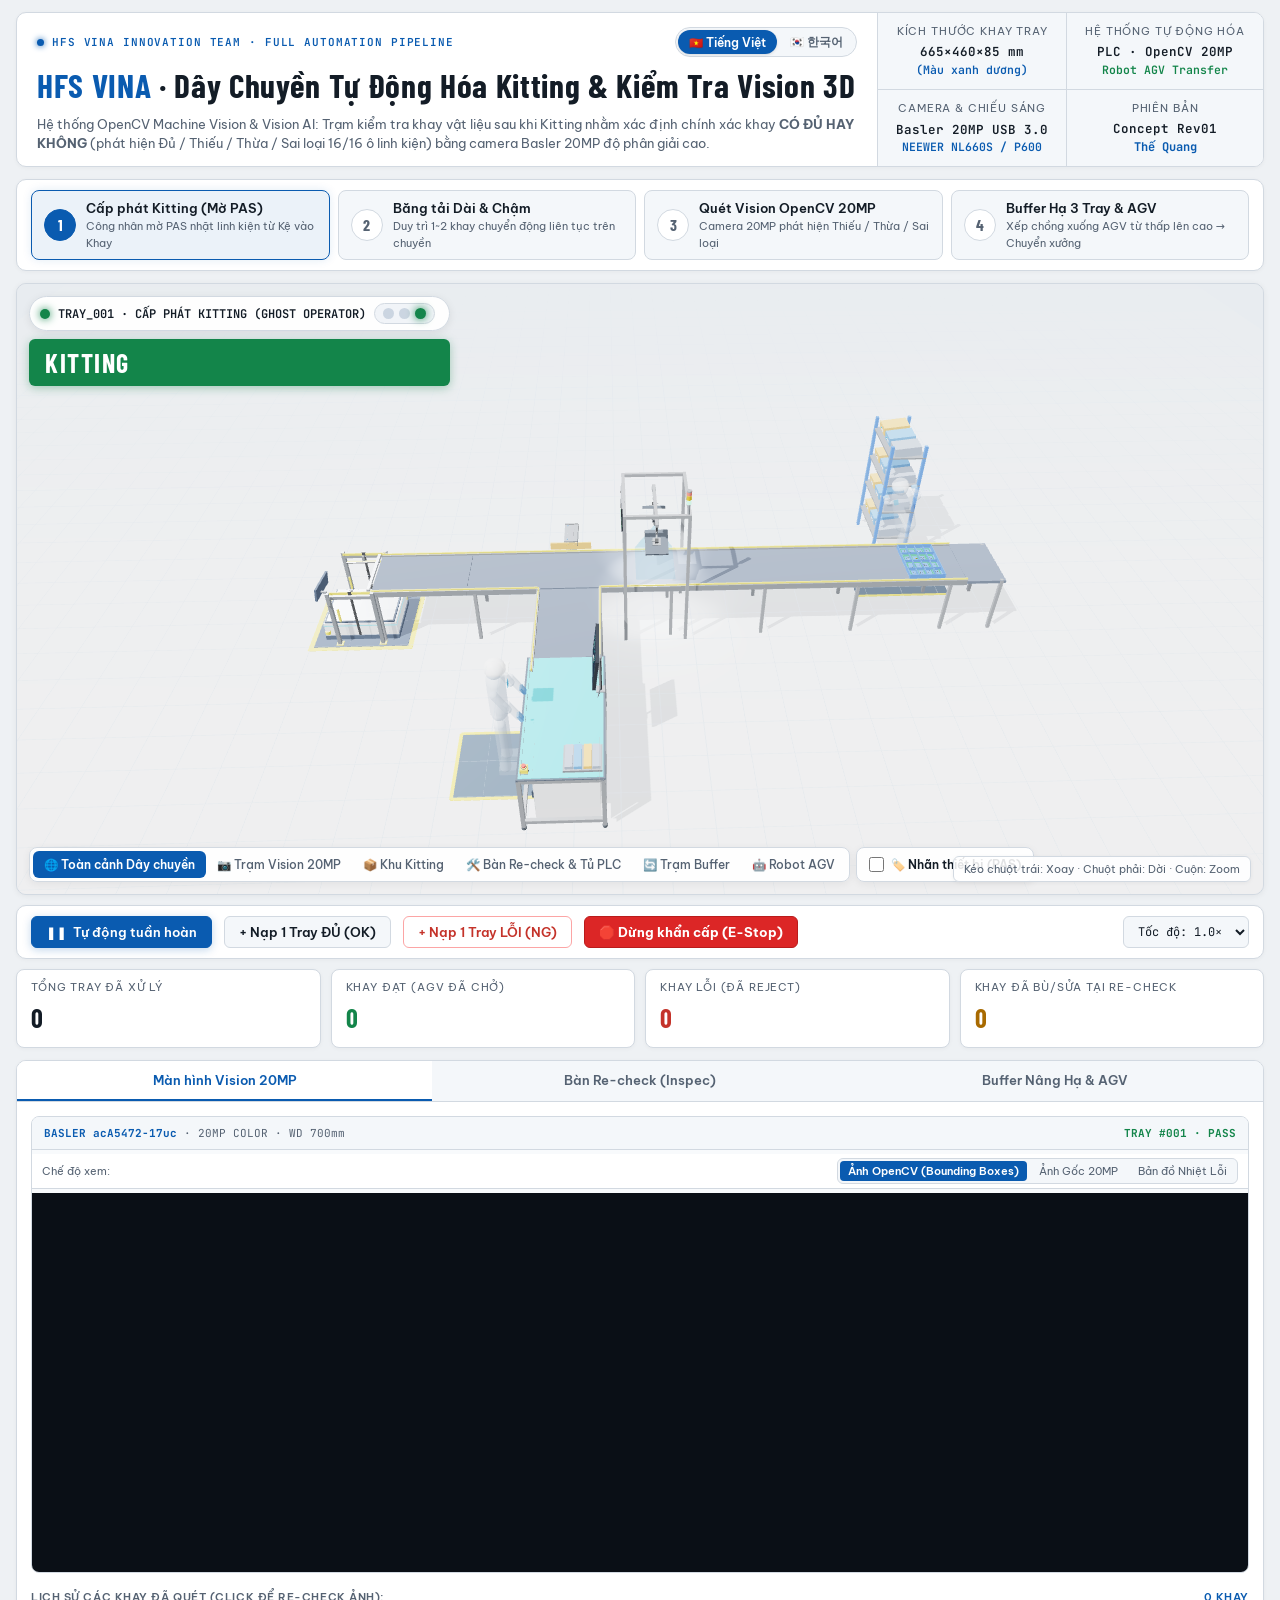
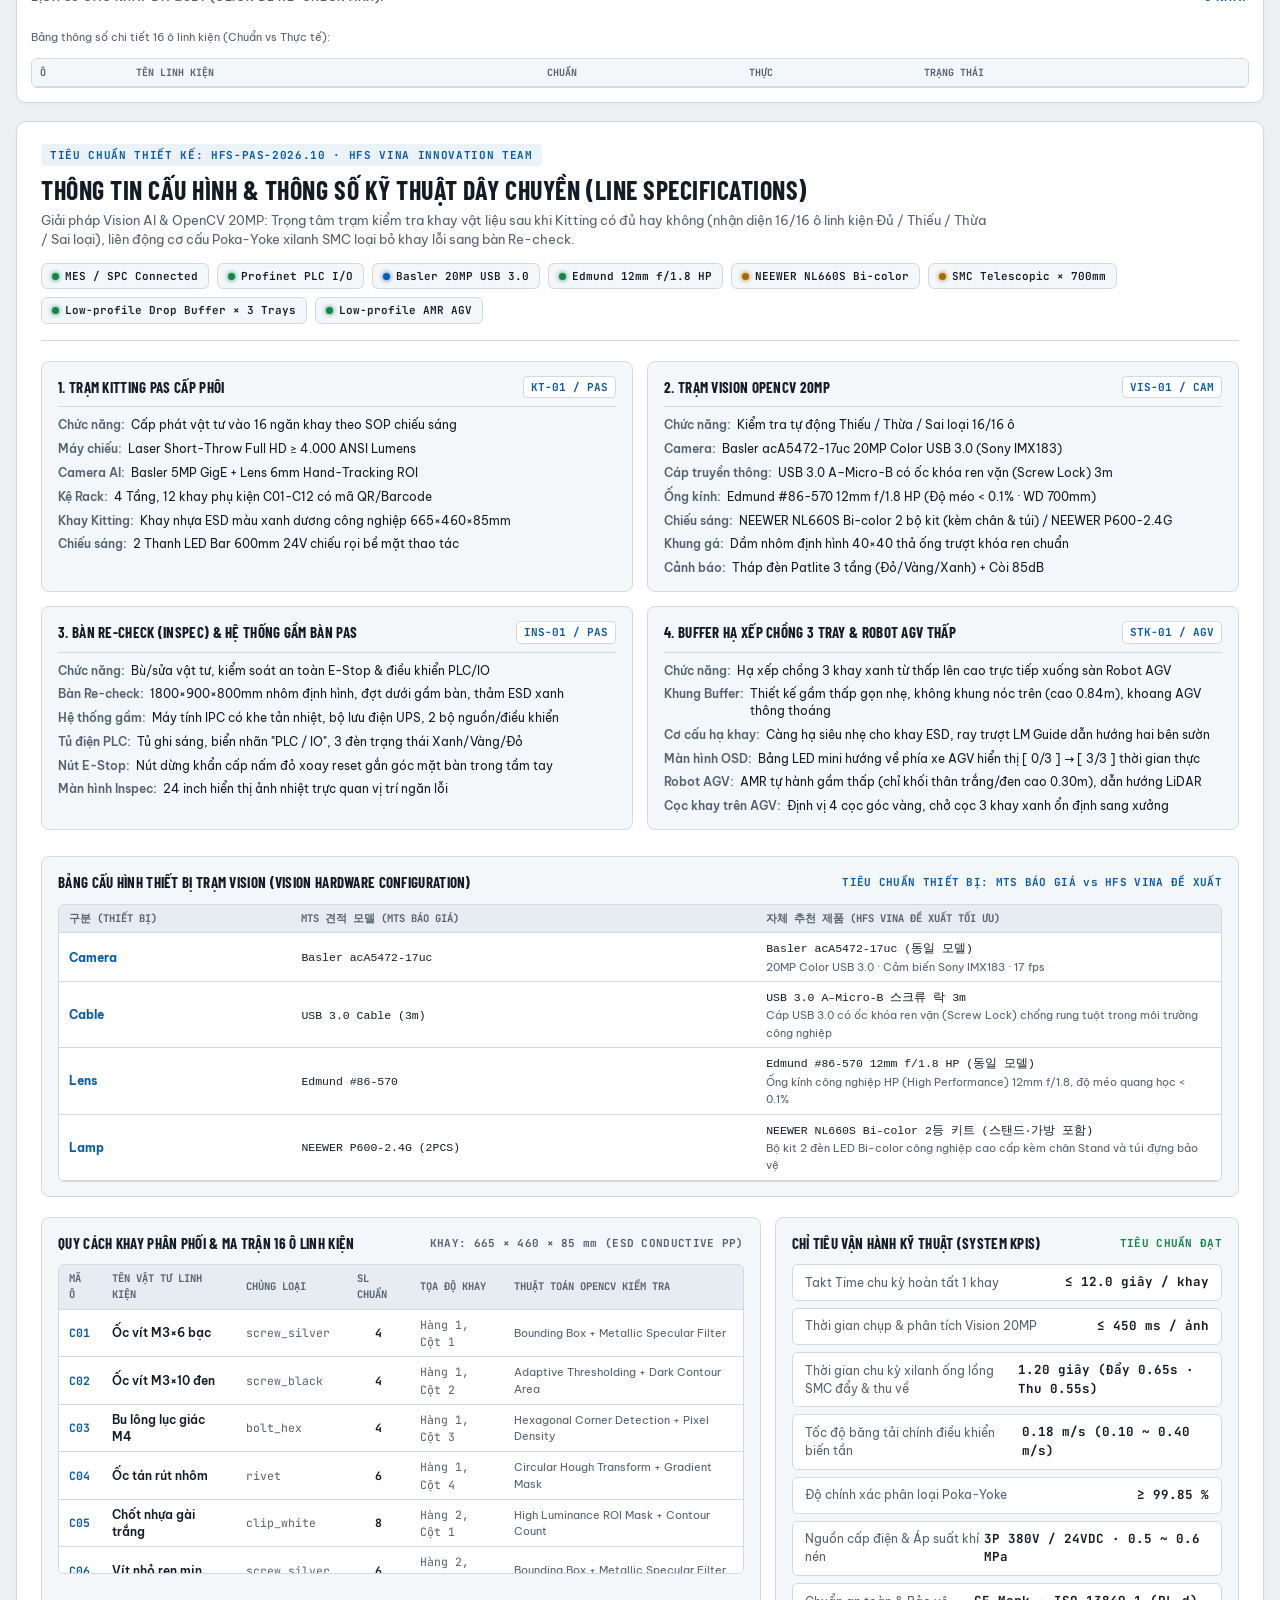
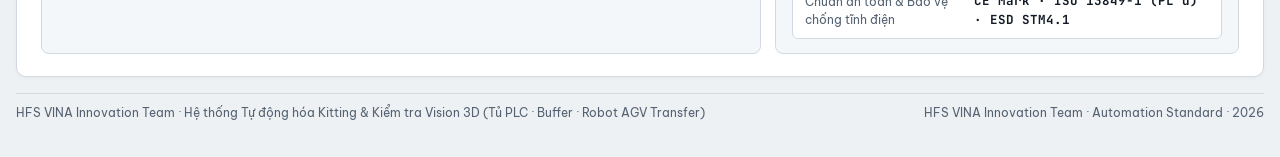
<file: concepts/kitting-automation-3d/index.html>
<!doctype html>
<html lang="vi">
<head>
<meta charset="utf-8">
<meta name="viewport" content="width=device-width, initial-scale=1, viewport-fit=cover">
<title>HFS VINA — Dây Chuyền Tự Động Hóa Kitting & Kiểm Tra Vision 3D</title>
<link rel="preconnect" href="https://fonts.googleapis.com">
<link rel="preconnect" href="https://fonts.gstatic.com" crossorigin>
<link rel="stylesheet" href="https://fonts.googleapis.com/css2?family=Barlow+Condensed:wght@500;600;700&family=Be+Vietnam+Pro:wght@400;500;600;700&family=JetBrains+Mono:wght@400;500;600;700&display=swap">
<style>
/* GIAO DIỆN SÁNG TRẮNG CHUẨN PHÒNG LAB CÔNG NGHIỆP CHUẨN PAS */
:root {
  --bg: #eef1f4;
  --surface: #ffffff;
  --surface-2: #f4f7fa;
  --surface-3: #e6ecf2;
  --fg: #131c26;
  --muted: #556272;
  --line: #d2d9e1;
  --accent: #0a5bb0;
  --accent-soft: rgba(10, 91, 176, 0.08);
  --accent-ink: #ffffff;
  --ok: #13854a;
  --ok-soft: #dcf2e5;
  --ng: #c4332a;
  --ng-soft: #fbe6e5;
  --warn: #a86a00;
  --warn-soft: #fdedd3;
  --wrong: #b83280;
  --vp-bg: #e8ecf0;
  --vp-floor: #dde3e9;
  --vp-grid: #bfc9d3;
  --f-display: "Barlow Condensed", system-ui, sans-serif;
  --f-body: "Be Vietnam Pro", system-ui, sans-serif;
  --f-mono: "JetBrains Mono", monospace;
  color-scheme: light;
}
* { box-sizing: border-box; margin: 0; padding: 0; }
body {
  background: var(--bg);
  color: var(--fg);
  font-family: var(--f-body);
  font-size: 13.5px;
  line-height: 1.5;
  overflow-x: hidden;
}
.app-container {
  max-width: 1820px;
  margin: 0 auto;
  padding: calc(12px + env(safe-area-inset-top, 0px)) calc(16px + env(safe-area-inset-right, 0px)) calc(36px + env(safe-area-inset-bottom, 0px)) calc(16px + env(safe-area-inset-left, 0px));
  display: grid;
  gap: 12px;
}

/* Header */
.header-bar {
  display: grid;
  grid-template-columns: minmax(0, 1fr) auto;
  background: var(--surface);
  border: 1px solid var(--line);
  border-radius: 10px;
  overflow: hidden;
  box-shadow: 0 1px 4px rgba(0,0,0,0.04);
}
.header-info { padding: 14px 20px; }
.header-top-row {
  display: flex;
  justify-content: space-between;
  align-items: center;
  gap: 12px;
  flex-wrap: wrap;
  margin-bottom: 4px;
}
.lang-selector {
  display: inline-flex;
  gap: 2px;
  border: 1px solid var(--line);
  border-radius: 999px;
  padding: 2px;
  background: var(--surface-2);
}
.lang-btn {
  font-family: var(--f-body);
  font-weight: 600;
  font-size: 11.5px;
  border: 0;
  background: none;
  color: var(--muted);
  border-radius: 999px;
  padding: 4px 11px;
  cursor: pointer;
  white-space: nowrap;
  transition: all 0.15s ease;
  display: inline-flex;
  align-items: center;
  gap: 5px;
}
.lang-btn:hover {
  color: var(--fg);
}
.lang-btn.active, .lang-btn[aria-pressed="true"] {
  background: var(--accent);
  color: var(--accent-ink);
  box-shadow: 0 1px 3px rgba(0,0,0,0.12);
}
.tag-line {
  font-family: var(--f-mono);
  font-size: 11px;
  letter-spacing: .08em;
  text-transform: uppercase;
  color: var(--accent);
  display: flex;
  align-items: center;
  gap: 8px;
  font-weight: 600;
}
.tag-line::before {
  content: "";
  width: 7px;
  height: 7px;
  background: var(--accent);
  border-radius: 50%;
  box-shadow: 0 0 6px var(--accent);
}
h1 {
  font-family: var(--f-display);
  font-size: clamp(24px, 2.6vw, 34px);
  font-weight: 700;
  color: var(--fg);
  letter-spacing: .02em;
  margin: 2px 0 4px;
}
h1 span { color: var(--accent); }
.desc {
  color: var(--muted);
  font-size: 12.5px;
  max-width: 95ch;
}
.station-stats {
  display: grid;
  grid-template-columns: repeat(2, minmax(140px, auto));
  border-left: 1px solid var(--line);
  background: var(--surface-2);
}
.station-stats div {
  padding: 10px 18px;
  border-bottom: 1px solid var(--line);
  border-right: 1px solid var(--line);
  display: flex;
  flex-direction: column;
  align-items: center;
  justify-content: center;
  text-align: center;
}
.station-stats div:nth-child(2n) { border-right: 0; }
.station-stats div:nth-last-child(-n+2) { border-bottom: 0; }
.station-stats dt {
  font-size: 10.5px;
  text-transform: uppercase;
  letter-spacing: .08em;
  color: var(--muted);
  text-align: center;
  margin-bottom: 4px;
  white-space: nowrap;
}
.station-stats dd {
  font-family: var(--f-mono);
  font-size: 12.5px;
  line-height: 1.4;
  font-weight: 600;
  color: var(--fg);
  text-align: center;
}

/* 4 Giai đoạn Flow Bar */
.workflow-stepper {
  display: grid;
  grid-template-columns: repeat(4, 1fr);
  gap: 8px;
  background: var(--surface);
  border: 1px solid var(--line);
  border-radius: 10px;
  padding: 10px 14px;
  box-shadow: 0 1px 4px rgba(0,0,0,0.04);
}
@media (max-width: 992px) {
  .workflow-stepper { grid-template-columns: 1fr 1fr; }
}
.step-card {
  display: grid;
  grid-template-columns: 32px minmax(0, 1fr);
  gap: 10px;
  align-items: center;
  background: var(--surface-2);
  border: 1px solid var(--line);
  border-radius: 8px;
  padding: 8px 12px;
  transition: all .2s ease;
}
.step-card.active {
  border-color: var(--accent);
  background: var(--accent-soft);
  box-shadow: 0 0 10px rgba(10, 91, 176, 0.12);
}
.step-card.active.ng-phase {
  border-color: var(--ng);
  background: var(--ng-soft);
  box-shadow: 0 0 12px rgba(196, 51, 42, 0.2);
}
.step-num {
  width: 32px;
  height: 32px;
  border-radius: 50%;
  display: grid;
  place-items: center;
  font-family: var(--f-display);
  font-size: 16px;
  font-weight: 700;
  background: #fff;
  color: var(--muted);
  border: 1px solid var(--line);
}
.step-card.active .step-num {
  background: var(--accent);
  color: #fff;
  border-color: var(--accent);
}
.step-card.active.ng-phase .step-num {
  background: var(--ng);
  color: #fff;
  border-color: var(--ng);
}
.step-label {
  font-family: var(--f-body);
  font-size: 12.5px;
  font-weight: 600;
  color: var(--fg);
}
.step-sub {
  font-size: 11px;
  color: var(--muted);
}

/* Main Layout */
.main-stage {
  display: grid;
  grid-template-columns: minmax(0, 1fr) 520px;
  gap: 12px;
  align-items: start;
}
@media (max-width: 1380px) {
  .main-stage { grid-template-columns: 1fr; }
}

/* Viewport 3D */
.viewport-card {
  display: grid;
  gap: 10px;
}
.viewport-wrapper {
  position: relative;
  height: clamp(540px, 68vh, 780px);
  background: var(--vp-bg);
  border: 1px solid var(--line);
  border-radius: 10px;
  overflow: hidden;
  box-shadow: 0 1px 6px rgba(0,0,0,0.06);
}
.viewport-wrapper canvas {
  width: 100%;
  height: 100%;
  display: block;
}

/* Floating HUD */
.hud-layer {
  position: absolute;
  z-index: 5;
  pointer-events: none;
}
.hud-layer.top-left {
  top: 12px;
  left: 12px;
  display: flex;
  flex-direction: column;
  gap: 8px;
}
.live-pill {
  display: inline-flex;
  align-items: center;
  gap: 8px;
  background: rgba(255, 255, 255, 0.92);
  border: 1px solid var(--line);
  border-radius: 999px;
  padding: 6px 14px 6px 10px;
  backdrop-filter: blur(8px);
  box-shadow: 0 2px 8px rgba(0,0,0,0.08);
}
.live-dot {
  width: 10px;
  height: 10px;
  border-radius: 50%;
  background: var(--ok);
  box-shadow: 0 0 8px var(--ok);
}
.live-dot.ng {
  background: var(--ng);
  box-shadow: 0 0 10px var(--ng);
  animation: blink-dot 0.5s infinite;
}
@keyframes blink-dot { 0%, 100% { opacity: 1; } 50% { opacity: 0.15; } }
.live-tray-badge {
  font-family: var(--f-mono);
  font-size: 12px;
  font-weight: 600;
  color: var(--fg);
}
.result-banner {
  font-family: var(--f-display);
  font-size: 26px;
  font-weight: 700;
  letter-spacing: .06em;
  padding: 4px 16px;
  border-radius: 6px;
  color: #fff;
  display: inline-block;
  background: var(--ok);
  box-shadow: 0 2px 10px rgba(19, 133, 74, 0.35);
}
.result-banner.ng {
  background: var(--ng);
  box-shadow: 0 2px 14px rgba(196, 51, 42, 0.45);
  animation: pulse-red 0.7s infinite;
}
@keyframes pulse-red { 0%, 100% { transform: scale(1); } 50% { transform: scale(1.03); } }

/* Floating NG Strobe Alert Box */
.hud-ng-alert {
  display: none;
  align-items: center;
  gap: 8px;
  background: rgba(196, 51, 42, 0.94);
  color: #fff;
  font-family: var(--f-mono);
  font-size: 12px;
  font-weight: 700;
  padding: 6px 14px;
  border-radius: 6px;
  box-shadow: 0 4px 14px rgba(196, 51, 42, 0.4);
  animation: pulse-red 0.6s infinite;
}
.hud-ng-alert.show { display: inline-flex; }

/* Floating E-Stop Alert Banner */
.hud-estop-alert {
  display: none;
  align-items: center;
  gap: 10px;
  background: rgba(185, 28, 28, 0.96);
  border: 2px solid #facc15;
  color: #fff;
  font-family: var(--f-body);
  font-size: 12px;
  padding: 7px 16px;
  border-radius: 8px;
  box-shadow: 0 4px 20px rgba(220, 38, 38, 0.6);
  animation: pulse-red 0.5s infinite;
  z-index: 5;
  cursor: pointer;
  pointer-events: auto;
  user-select: none;
}
.hud-estop-alert.show { display: inline-flex; }
.estop-badge {
  background: #facc15;
  color: #000;
  font-family: var(--f-mono);
  font-weight: 800;
  font-size: 11px;
  padding: 2px 7px;
  border-radius: 4px;
  letter-spacing: 0.5px;
}
.estop-text {
  display: flex;
  flex-direction: column;
  line-height: 1.25;
}
.estop-text strong {
  font-size: 12.5px;
  font-weight: 700;
  color: #fff;
}
.estop-text span {
  font-size: 11px;
  color: #fef08a;
}

/* Tower light UI badge */
.tower-badge {
  display: inline-flex;
  gap: 5px;
  background: #f1f4f8;
  border: 1px solid var(--line);
  border-radius: 999px;
  padding: 4px 8px;
  align-items: center;
}
.tower-dot {
  width: 11px;
  height: 11px;
  border-radius: 50%;
  background: #cbd5e1;
}
.tower-dot.g.active { background: #13854a; box-shadow: 0 0 8px #13854a; }
.tower-dot.y.active { background: #a86a00; box-shadow: 0 0 8px #a86a00; }
.tower-dot.r.active { background: #c4332a; box-shadow: 0 0 10px #c4332a; animation: blink-dot 0.5s infinite; }

.hud-layer.bottom-nav {
  bottom: 12px;
  left: 12px;
  pointer-events: auto;
  display: flex;
  gap: 6px;
  flex-wrap: wrap;
}
.nav-group {
  display: inline-flex;
  background: rgba(255, 255, 255, 0.92);
  border: 1px solid var(--line);
  border-radius: 8px;
  padding: 3px;
  backdrop-filter: blur(8px);
  box-shadow: 0 2px 8px rgba(0,0,0,0.06);
}
.nav-btn {
  font-family: var(--f-body);
  font-size: 11.5px;
  font-weight: 500;
  color: var(--muted);
  background: transparent;
  border: 0;
  border-radius: 6px;
  padding: 6px 11px;
  cursor: pointer;
  transition: all .15s ease;
}
.nav-btn:hover { color: var(--fg); background: var(--surface-2); }
.nav-btn.active { background: var(--accent); color: #fff; font-weight: 600; }

/* PAS Equipment 3D Labels Overlay */
.labels {
  position: absolute;
  inset: 0;
  pointer-events: none;
  z-index: 4;
  overflow: hidden;
  display: none; /* Mặc định tắt nhãn thiết bị khi mở web để nhìn đỡ rối */
}
.lbl {
  position: absolute;
  left: 0;
  top: 0;
  pointer-events: auto;
  cursor: pointer;
  display: flex;
  align-items: center;
  gap: 6px;
  transform-origin: 0 0;
  background: none;
  border: 0;
  padding: 0;
  font: inherit;
  color: inherit;
  user-select: none;
  transition: opacity 0.2s ease, transform 0.05s linear;
}
.lbl .dot {
  width: 9px;
  height: 9px;
  border-radius: 50%;
  background: var(--accent);
  box-shadow: 0 0 0 3px color-mix(in srgb, var(--accent) 30%, transparent);
  flex: none;
  transition: transform 0.2s ease, box-shadow 0.2s ease;
}
.lbl:hover .dot, .lbl.sel .dot {
  transform: scale(1.35);
  box-shadow: 0 0 0 5px color-mix(in srgb, var(--accent) 45%, transparent);
}
.lbl .tag {
  display: inline-flex;
  align-items: center;
  gap: 6px;
  background: rgba(255, 255, 255, 0.94);
  border: 1px solid var(--line);
  border-radius: 6px;
  padding: 3px 8px 3px 4px;
  font-size: 11.5px;
  font-weight: 600;
  color: var(--fg);
  white-space: nowrap;
  box-shadow: 0 2px 8px rgba(0, 0, 0, 0.08);
  backdrop-filter: blur(6px);
  transition: all 0.2s ease;
}
.lbl .tag em {
  font-style: normal;
  font-family: var(--f-mono);
  font-size: 10px;
  font-weight: 700;
  background: #e0f2fe;
  color: #0284c7;
  border-radius: 4px;
  padding: 1px 5px;
}
.lbl:hover .tag, .lbl.sel .tag {
  border-color: var(--accent);
  box-shadow: 0 4px 14px rgba(2, 132, 199, 0.25);
  transform: translateY(-1px);
}
.lbl.estop-lbl .dot {
  background: #dc2626;
  box-shadow: 0 0 0 3px rgba(220, 38, 38, 0.45);
}
.lbl.estop-lbl .tag {
  border-color: #f87171;
  background: rgba(254, 242, 242, 0.96);
}
.lbl.estop-lbl .tag em {
  background: #dc2626;
  color: #ffffff;
}
.lbl.estop-lbl:hover .dot, .lbl.estop-lbl.sel .dot {
  box-shadow: 0 0 0 6px rgba(220, 38, 38, 0.6);
}
.nav-toggle-labels {
  display: inline-flex;
  align-items: center;
  gap: 7px;
  background: rgba(255, 255, 255, 0.92);
  border: 1px solid var(--line);
  border-radius: 8px;
  padding: 5px 12px;
  backdrop-filter: blur(8px);
  box-shadow: 0 2px 8px rgba(0, 0, 0, 0.06);
  cursor: pointer;
  user-select: none;
  font-family: var(--f-body);
  font-size: 11.5px;
  font-weight: 600;
  color: var(--fg);
  transition: all .15s ease;
}
.nav-toggle-labels:hover {
  background: #fff;
  border-color: var(--accent);
}
.nav-toggle-labels input {
  accent-color: var(--accent);
  width: 15px;
  height: 15px;
  margin: 0;
  cursor: pointer;
}

.hud-layer.bottom-right {
  bottom: 12px;
  right: 12px;
  background: rgba(255, 255, 255, 0.88);
  border: 1px solid var(--line);
  border-radius: 6px;
  padding: 4px 10px;
  font-size: 11px;
  color: var(--muted);
  box-shadow: 0 1px 4px rgba(0,0,0,0.05);
}

/* Control Bar */
.control-panel {
  display: flex;
  flex-wrap: wrap;
  gap: 8px 12px;
  align-items: center;
  background: var(--surface);
  border: 1px solid var(--line);
  border-radius: 10px;
  padding: 10px 14px;
  box-shadow: 0 1px 4px rgba(0,0,0,0.04);
}
.btn-action {
  font-family: var(--f-body);
  font-size: 12.5px;
  font-weight: 600;
  border: 1px solid var(--line);
  background: var(--surface-2);
  color: var(--fg);
  border-radius: 6px;
  padding: 7px 14px;
  cursor: pointer;
  display: inline-flex;
  align-items: center;
  gap: 6px;
  transition: all .15s ease;
}
.btn-action:hover { border-color: var(--accent); color: var(--accent); }
.btn-action.primary {
  background: var(--accent);
  border-color: var(--accent);
  color: #fff;
  box-shadow: 0 2px 8px rgba(10, 91, 176, 0.25);
}
.btn-action.primary:hover {
  background: #084c94;
  color: #fff;
}
.btn-action.danger {
  background: #fff;
  border-color: #fca5a5;
  color: var(--ng);
}
.btn-action.danger:hover {
  background: var(--ng-soft);
  border-color: var(--ng);
}

.sim-speed-select {
  font-family: var(--f-mono);
  font-size: 12px;
  background: var(--surface-2);
  color: var(--fg);
  border: 1px solid var(--line);
  border-radius: 6px;
  padding: 6px 10px;
  margin-left: auto;
}

/* KPI Row */
.kpi-grid {
  display: grid;
  grid-template-columns: repeat(4, 1fr);
  gap: 10px;
}
@media (max-width: 800px) {
  .kpi-grid { grid-template-columns: repeat(2, 1fr); }
}
.kpi-item {
  background: var(--surface);
  border: 1px solid var(--line);
  border-radius: 8px;
  padding: 10px 14px;
  box-shadow: 0 1px 4px rgba(0,0,0,0.04);
}
.kpi-item dt {
  font-size: 10.5px;
  text-transform: uppercase;
  letter-spacing: .08em;
  color: var(--muted);
}
.kpi-item dd {
  font-family: var(--f-display);
  font-size: 26px;
  font-weight: 700;
  color: var(--fg);
  margin-top: 2px;
}
.kpi-item.ok dd { color: var(--ok); }
.kpi-item.ng dd { color: var(--ng); }
.kpi-item.recheck dd { color: var(--warn); }

/* Right Sidebar Tabs */
.sidebar-panel {
  display: grid;
  gap: 12px;
}
.tabs-card {
  background: var(--surface);
  border: 1px solid var(--line);
  border-radius: 10px;
  overflow: hidden;
  box-shadow: 0 1px 4px rgba(0,0,0,0.04);
}
.tab-header {
  display: grid;
  grid-template-columns: repeat(3, 1fr);
  border-bottom: 1px solid var(--line);
  background: var(--surface-2);
}
.tab-switch {
  background: transparent;
  border: 0;
  border-bottom: 2px solid transparent;
  color: var(--muted);
  font-family: var(--f-body);
  font-size: 12.5px;
  font-weight: 600;
  padding: 11px 6px;
  cursor: pointer;
}
.tab-switch.active {
  color: var(--accent);
  border-bottom-color: var(--accent);
  background: #fff;
}
.tab-body {
  padding: 14px;
  display: grid;
  gap: 12px;
  max-height: 600px;
  overflow-y: auto;
}

/* Live Camera 20MP Viewfinder Card */
.camera-viewfinder-card {
  background: #f8fafc;
  border: 1px solid var(--line);
  border-radius: 8px;
  overflow: hidden;
  display: grid;
  gap: 4px;
}
.cam-header {
  display: flex;
  justify-content: space-between;
  align-items: center;
  padding: 8px 12px;
  background: var(--surface-2);
  border-bottom: 1px solid var(--line);
  font-family: var(--f-mono);
  font-size: 11px;
  color: var(--muted);
}
.cam-header b { color: var(--accent); }

/* View Mode Bar for Camera */
.cam-tools-bar {
  display: flex;
  justify-content: space-between;
  align-items: center;
  padding: 4px 10px;
  background: #fff;
  border-bottom: 1px solid var(--line);
  font-size: 11px;
}
.mode-pill-group {
  display: inline-flex;
  gap: 4px;
  background: var(--surface-2);
  border: 1px solid var(--line);
  border-radius: 6px;
  padding: 2px;
}
.mode-btn {
  background: transparent;
  border: 0;
  border-radius: 4px;
  padding: 3px 8px;
  font-size: 11px;
  font-family: var(--f-body);
  color: var(--muted);
  cursor: pointer;
}
.mode-btn.active {
  background: var(--accent);
  color: #fff;
  font-weight: 600;
}

.cam-canvas-box {
  position: relative;
  width: 100%;
  aspect-ratio: 800 / 550;
  background: #0a0f16;
}
.cam-canvas-box canvas {
  width: 100%;
  height: 100%;
  display: block;
}

/* Tray Inspection History & Recheck Bar */
.history-section {
  display: grid;
  gap: 6px;
  margin-top: 4px;
}
.history-title {
  display: flex;
  justify-content: space-between;
  align-items: center;
  font-size: 11px;
  font-weight: 600;
  color: var(--muted);
  text-transform: uppercase;
  letter-spacing: .05em;
}
.history-chips {
  display: flex;
  gap: 6px;
  overflow-x: auto;
  padding-bottom: 4px;
}
.chip-tray {
  flex-shrink: 0;
  font-family: var(--f-mono);
  font-size: 11px;
  padding: 4px 10px;
  border-radius: 6px;
  border: 1px solid var(--line);
  background: #fff;
  color: var(--fg);
  cursor: pointer;
  display: flex;
  align-items: center;
  gap: 5px;
  transition: all .15s ease;
}
.chip-tray:hover {
  border-color: var(--accent);
  color: var(--accent);
}
.chip-tray.active {
  border-color: var(--accent);
  background: var(--accent-soft);
  color: var(--accent);
  font-weight: 700;
}
.chip-tray.ok .dot { width: 7px; height: 7px; border-radius: 50%; background: var(--ok); }
.chip-tray.ng .dot { width: 7px; height: 7px; border-radius: 50%; background: var(--ng); }

/* Inspection Table */
.data-table {
  width: 100%;
  border-collapse: collapse;
  font-size: 11.5px;
}
.data-table th {
  text-align: left;
  padding: 6px 8px;
  font-family: var(--f-mono);
  font-size: 10px;
  color: var(--muted);
  background: var(--surface-2);
  border-bottom: 1px solid var(--line);
  text-transform: uppercase;
}
.data-table td {
  padding: 6px 8px;
  border-bottom: 1px solid var(--line);
  font-family: var(--f-mono);
  color: var(--fg);
}
.data-table tr:hover { background: var(--surface-2); }
.pill-badge {
  display: inline-block;
  padding: 2px 7px;
  border-radius: 4px;
  font-size: 10.5px;
  font-weight: 600;
}
.pill-badge.ok { background: var(--ok-soft); color: var(--ok); border: 1px solid rgba(19, 133, 74, 0.3); }
.pill-badge.missing { background: var(--ng-soft); color: var(--ng); border: 1px solid rgba(196, 51, 42, 0.4); }
.pill-badge.surplus { background: var(--warn-soft); color: var(--warn); border: 1px solid rgba(168, 106, 0, 0.4); }
.pill-badge.wrong { background: rgba(184, 50, 128, 0.12); color: var(--wrong); border: 1px solid rgba(184, 50, 128, 0.4); }

/* Tab 2: Reject Area & QC Re-check Details */
.qc-panel-box {
  background: #fff;
  border: 1px solid var(--line);
  border-radius: 8px;
  padding: 12px;
  display: grid;
  gap: 10px;
}
.qc-header-tag {
  display: flex;
  justify-content: space-between;
  align-items: center;
  border-bottom: 1px solid var(--line);
  padding-bottom: 8px;
}
.qc-header-tag h3 {
  font-family: var(--f-display);
  font-size: 18px;
  color: var(--warn);
  display: flex;
  align-items: center;
  gap: 6px;
}
.qc-item-card {
  background: var(--surface-2);
  border-left: 4px solid var(--ng);
  border-radius: 4px;
  padding: 8px 12px;
  font-size: 12px;
  display: grid;
  gap: 2px;
}
.qc-item-card.missing { border-left-color: var(--ng); }
.qc-item-card.surplus { border-left-color: var(--warn); }
.qc-item-card.wrong { border-left-color: var(--wrong); }
.qc-item-card b { color: var(--fg); font-family: var(--f-mono); }

/* Event Logs */
.log-stream {
  background: var(--surface-2);
  border: 1px solid var(--line);
  border-radius: 8px;
  padding: 8px 10px;
  font-family: var(--f-mono);
  font-size: 11px;
  max-height: 220px;
  overflow-y: auto;
  display: flex;
  flex-direction: column-reverse;
  gap: 4px;
}
.log-row {
  display: grid;
  grid-template-columns: 60px 48px minmax(0, 1fr);
  gap: 6px;
  border-bottom: 1px dashed var(--line);
  padding: 2px 0;
}
.log-row .t { color: var(--muted); }
.log-row .type.ok { color: var(--ok); font-weight: 600; }
.log-row .type.ng { color: var(--ng); font-weight: 600; }
.log-row .type.info { color: var(--accent); }
.log-row .msg { color: var(--fg); overflow-wrap: anywhere; }

/* BẢNG CẤU HÌNH & THÔNG SỐ KỸ THUẬT DÂY CHUYỀN (LINE SYSTEM SPECIFICATIONS) */
.line-specs-card {
  background: var(--surface);
  border: 1px solid var(--line);
  border-radius: 10px;
  padding: 22px 24px;
  box-shadow: 0 1px 4px rgba(0,0,0,0.04);
  display: grid;
  gap: 20px;
  margin-top: 6px;
}
.specs-header {
  display: flex;
  justify-content: space-between;
  align-items: flex-start;
  flex-wrap: wrap;
  gap: 14px;
  padding-bottom: 16px;
  border-bottom: 1px solid var(--line);
}
.specs-badge {
  font-family: var(--f-mono);
  font-size: 11px;
  font-weight: 700;
  color: var(--accent);
  background: var(--accent-soft);
  padding: 3px 9px;
  border-radius: 4px;
  display: inline-block;
  letter-spacing: .06em;
}
.specs-title-group h2 {
  font-family: var(--f-display);
  font-size: clamp(20px, 2.2vw, 26px);
  font-weight: 700;
  color: var(--fg);
  letter-spacing: .02em;
  margin: 4px 0 2px;
}
.specs-desc {
  font-size: 12.5px;
  color: var(--muted);
  max-width: 105ch;
}
.specs-tags-group {
  display: flex;
  flex-wrap: wrap;
  gap: 8px;
  align-items: center;
}
.tag-chip {
  display: inline-flex;
  align-items: center;
  gap: 6px;
  background: var(--surface-2);
  border: 1px solid var(--line);
  border-radius: 6px;
  padding: 4px 10px;
  font-family: var(--f-mono);
  font-size: 11px;
  font-weight: 600;
  color: var(--fg);
}
.chip-dot {
  width: 7px;
  height: 7px;
  border-radius: 50%;
}
.chip-dot.ok { background: var(--ok); box-shadow: 0 0 5px var(--ok); }
.chip-dot.accent { background: var(--accent); box-shadow: 0 0 5px var(--accent); }
.chip-dot.warn { background: var(--warn); box-shadow: 0 0 5px var(--warn); }

/* 4 Station Grid */
.specs-stations-grid {
  display: grid;
  grid-template-columns: repeat(4, 1fr);
  gap: 14px;
}
@media (max-width: 1280px) {
  .specs-stations-grid { grid-template-columns: repeat(2, 1fr); }
}
@media (max-width: 768px) {
  .specs-stations-grid { grid-template-columns: 1fr; }
}
.station-spec-box {
  background: var(--surface-2);
  border: 1px solid var(--line);
  border-radius: 8px;
  padding: 14px 16px;
  display: flex;
  flex-direction: column;
  gap: 10px;
  transition: transform .15s ease, box-shadow .15s ease, border-color .15s ease;
}
.station-spec-box:hover {
  transform: translateY(-2px);
  box-shadow: 0 4px 14px rgba(0,0,0,0.06);
  border-color: var(--accent);
}
.station-spec-header {
  display: flex;
  justify-content: space-between;
  align-items: center;
  border-bottom: 1px solid var(--line);
  padding-bottom: 8px;
}
.station-code-badge {
  font-family: var(--f-mono);
  font-size: 11px;
  font-weight: 700;
  color: var(--accent);
  background: #ffffff;
  border: 1px solid var(--line);
  padding: 2px 7px;
  border-radius: 4px;
}
.station-spec-title {
  font-family: var(--f-display);
  font-size: 15px;
  font-weight: 700;
  color: var(--fg);
  letter-spacing: .02em;
}
.spec-list {
  list-style: none;
  display: grid;
  gap: 7px;
  font-size: 12px;
}
.spec-list li {
  display: grid;
  grid-template-columns: auto 1fr;
  gap: 6px;
  line-height: 1.4;
  color: var(--fg);
}
.spec-list li b {
  color: var(--muted);
  font-weight: 600;
}

/* Tables in Specs Section */
.specs-tables-grid {
  display: grid;
  grid-template-columns: 1.55fr 1fr;
  gap: 14px;
}
@media (max-width: 1100px) {
  .specs-tables-grid { grid-template-columns: 1fr; }
}
.specs-table-card {
  background: var(--surface-2);
  border: 1px solid var(--line);
  border-radius: 8px;
  padding: 14px 16px;
  display: flex;
  flex-direction: column;
  gap: 10px;
}
.specs-table-card h3 {
  font-family: var(--f-display);
  font-size: 15px;
  font-weight: 700;
  color: var(--fg);
  display: flex;
  align-items: center;
  justify-content: space-between;
  letter-spacing: .02em;
}
.specs-subtable-wrap {
  overflow-x: auto;
  max-height: 310px;
  border: 1px solid var(--line);
  border-radius: 6px;
  background: #ffffff;
}
.specs-data-table {
  width: 100%;
  border-collapse: collapse;
  font-size: 11.5px;
}
.specs-data-table th, .specs-data-table td {
  padding: 6px 10px;
  text-align: left;
  border-bottom: 1px solid var(--line);
}
.specs-data-table th {
  background: var(--surface-3);
  color: var(--muted);
  font-family: var(--f-mono);
  font-size: 10.5px;
  text-transform: uppercase;
  font-weight: 700;
  position: sticky;
  top: 0;
  z-index: 2;
}
.specs-data-table tr:hover td {
  background: #f8fafc;
}
.specs-kpi-rows {
  display: grid;
  gap: 7px;
}
.specs-kpi-item {
  display: flex;
  justify-content: space-between;
  align-items: center;
  background: #ffffff;
  border: 1px solid var(--line);
  border-radius: 6px;
  padding: 8px 12px;
}
.specs-kpi-item dt {
  font-size: 12px;
  color: var(--muted);
}
.specs-kpi-item dd {
  font-family: var(--f-mono);
  font-size: 12.5px;
  font-weight: 700;
  color: var(--fg);
}

footer {
  font-size: 11.5px;
  color: var(--muted);
  display: flex;
  justify-content: space-between;
  border-top: 1px solid var(--line);
  padding-top: 10px;
  margin-top: 4px;
}

/* Responsive Table Wrappers */
.table-responsive {
  width: 100%;
  overflow-x: auto;
  -webkit-overflow-scrolling: touch;
  border: 1px solid var(--line);
  border-radius: 6px;
  background: #ffffff;
}
.table-responsive .data-table {
  min-width: 440px;
}
.specs-data-table {
  min-width: 580px;
}

/* ================= RESPONSIVE MOBILE ADAPTATION (CHUẨN HỆ THỐNG PAS) ================= */
@media (max-width: 768px) {
  .app-container {
    padding: calc(8px + env(safe-area-inset-top, 0px)) calc(8px + env(safe-area-inset-right, 0px)) calc(20px + env(safe-area-inset-bottom, 0px)) calc(8px + env(safe-area-inset-left, 0px));
    gap: 8px;
  }
  
  /* Header single column giống PAS offline */
  .header-bar {
    grid-template-columns: 1fr;
  }
  .header-info {
    padding: 10px 12px;
  }
  .header-info h1 {
    font-size: 20px;
    line-height: 1.25;
    margin: 3px 0 5px;
  }
  .header-info .desc {
    font-size: 11.5px;
  }
  .station-stats {
    border-left: 0;
    border-top: 1px solid var(--line);
    grid-template-columns: repeat(2, 1fr);
  }
  .station-stats div {
    padding: 7px 10px;
  }
  .station-stats dt {
    font-size: 9.5px;
  }
  .station-stats dd {
    font-size: 12px;
  }

  /* 3D Viewport Clamp Chiều cao cho Màn hình Điện thoại */
  .viewport-wrapper {
    height: clamp(330px, 52vh, 480px);
    border-radius: 8px;
    touch-action: none;
  }

  /* Control Panel 2 Cột Thao Tác Ngón Cái (Thumb-friendly Mobile Keypad) */
  .control-panel {
    display: grid;
    grid-template-columns: repeat(2, 1fr);
    gap: 8px;
    padding: 8px 10px;
  }
  .btn-action {
    justify-content: center;
    padding: 9px 10px;
    font-size: 12px;
    min-height: 42px;
  }
  #btnEstopToggle {
    grid-column: span 2;
    font-size: 13px;
    min-height: 44px;
  }
  .sim-speed-select {
    grid-column: span 2;
    margin-left: 0;
    width: 100%;
    text-align: center;
    padding: 8px;
    min-height: 40px;
    font-size: 12px;
  }

  /* Line Specifications Responsive */
  .line-specs-card {
    padding: 12px 14px;
    gap: 12px;
  }
  .specs-header {
    flex-direction: column;
    align-items: flex-start;
    gap: 10px;
  }
  .specs-title-group h2 {
    font-size: 16px;
    line-height: 1.3;
  }
  .specs-desc {
    font-size: 11.5px;
  }
  .specs-tags-group {
    justify-content: flex-start;
    flex-wrap: wrap;
    gap: 6px;
  }
  .tag-chip {
    font-size: 10.5px;
    padding: 3px 8px;
  }
  .specs-table-card h3 {
    flex-direction: column;
    align-items: flex-start;
    gap: 4px;
    font-size: 13.5px;
  }
}

@media (max-width: 680px) {
  /* Stepper Bar cuộn ngang mượt mà kiểu Tab Vuốt Mobile */
  .workflow-stepper {
    display: flex;
    overflow-x: auto;
    scroll-snap-type: x mandatory;
    -webkit-overflow-scrolling: touch;
    gap: 8px;
    padding: 8px 10px;
    scrollbar-width: thin;
  }
  .step-card {
    flex: 0 0 calc(78% - 8px);
    min-width: 210px;
    scroll-snap-align: start;
    padding: 7px 10px;
  }
}

@media (max-width: 640px) {
  /* HUD Overlay Thu Gọn Trên Màn Hình Nhỏ */
  .hud-layer.top-left {
    top: 8px;
    left: 8px;
    gap: 6px;
    max-width: calc(100% - 16px);
  }
  .live-pill {
    padding: 4px 10px 4px 8px;
    gap: 6px;
  }
  .live-tray-badge {
    font-size: 11px;
  }
  .result-banner {
    font-size: 18px;
    padding: 3px 12px;
  }
  .hud-ng-alert {
    font-size: 10.5px;
    padding: 5px 10px;
  }
  .hud-estop-alert {
    padding: 6px 10px;
    font-size: 11px;
  }
  .estop-text strong {
    font-size: 11.5px;
  }
  .estop-text span {
    font-size: 10px;
  }

  /* Giống PAS offline: Ẩn gesture hint chữ góc phải dưới để không che nút cam */
  .hud-layer.bottom-right {
    display: none;
  }

  /* Camera Navigation Thanh Cuộn Ngang Vuốt Chạm */
  .hud-layer.bottom-nav {
    left: 6px;
    right: 6px;
    bottom: 6px;
    flex-wrap: nowrap;
    overflow-x: auto;
    -webkit-overflow-scrolling: touch;
    padding-bottom: 2px;
    scrollbar-width: none;
  }
  .hud-layer.bottom-nav::-webkit-scrollbar {
    display: none;
  }
  .nav-group {
    flex-shrink: 0;
    padding: 2px;
  }
  .nav-btn {
    padding: 5px 8px;
    font-size: 11px;
    white-space: nowrap;
  }
  .nav-toggle-labels {
    flex-shrink: 0;
    padding: 4px 9px;
    font-size: 11px;
    white-space: nowrap;
  }

  /* Nhãn thiết bị 3D thu gọn kích cỡ trên điện thoại */
  .lbl .tag {
    font-size: 10px;
    padding: 2px 6px 2px 3px;
    gap: 4px;
  }
  .lbl .tag em {
    font-size: 9px;
    padding: 1px 3px;
  }
  .lbl .dot {
    width: 7px;
    height: 7px;
  }

  /* Tabs và Tools Camera */
  .tab-header {
    grid-template-columns: repeat(3, 1fr);
  }
  .tab-switch {
    padding: 9px 4px;
    font-size: 11px;
    text-align: center;
  }
  .tab-body {
    padding: 10px;
    max-height: 520px;
  }
  .cam-tools-bar {
    flex-direction: column;
    align-items: stretch;
    gap: 6px;
    padding: 6px 8px;
  }
  .mode-pill-group {
    display: flex;
    width: 100%;
    justify-content: space-between;
  }
  .mode-btn {
    flex: 1;
    text-align: center;
    padding: 5px 3px;
    font-size: 10px;
  }

  /* Footer */
  footer {
    flex-direction: column;
    gap: 6px;
    text-align: center;
    font-size: 11px;
  }
}

@media (max-width: 768px) {
  .app-container {
    padding: calc(6px + env(safe-area-inset-top, 0px)) 8px calc(24px + env(safe-area-inset-bottom, 0px)) 8px;
    gap: 8px;
  }
  .header-bar {
    grid-template-columns: 1fr;
  }
  .header-info {
    padding: 12px 14px 10px;
  }
  h1 {
    font-size: 20px;
    margin: 2px 0 3px;
  }
  .desc {
    font-size: 11.5px;
    line-height: 1.45;
  }
  .station-stats {
    border-left: 0;
    border-top: 1px solid var(--line);
    grid-template-columns: repeat(2, 1fr);
    width: 100%;
  }
  .station-stats div {
    padding: 8px 10px;
  }
  .station-stats dt {
    font-size: 10px;
    margin-bottom: 2px;
  }
  .station-stats dd {
    font-size: 11.5px;
  }

  /* Control Panel trên Mobile */
  .control-panel {
    display: grid;
    grid-template-columns: 1fr 1fr;
    gap: 6px;
    padding: 8px 10px;
  }
  .btn-action {
    width: 100%;
    justify-content: center;
    padding: 8px 4px;
    font-size: 11.5px;
    white-space: nowrap;
  }
  .sim-speed-select {
    grid-column: 1 / -1;
    margin-left: 0;
    width: 100%;
    text-align: center;
    padding: 7px;
  }

  /* Viewport trên điện thoại */
  .viewport-wrapper {
    height: clamp(330px, 48vh, 440px);
    border-radius: 8px;
  }

  /* Navigation Bar dưới đáy Viewport trên Mobile */
  .hud-layer.bottom-nav {
    left: 4px;
    right: 4px;
    bottom: 4px;
    flex-direction: column;
    align-items: stretch;
    gap: 4px;
  }
  .nav-group {
    display: flex;
    gap: 3px;
    width: 100%;
    overflow-x: auto;
    -webkit-overflow-scrolling: touch;
    scrollbar-width: none;
    padding: 2px;
  }
  .nav-group::-webkit-scrollbar { display: none; }
  .nav-btn {
    flex-shrink: 0;
    padding: 6px 9px;
    font-size: 11px;
    border-radius: 6px;
  }
  .nav-toggle-labels {
    align-self: flex-start;
    padding: 4px 8px;
    font-size: 10.5px;
  }

  /* Specs Section trên điện thoại */
  .specs-stations-grid {
    grid-template-columns: 1fr;
    gap: 10px;
  }
  .specs-tables-grid {
    grid-template-columns: 1fr;
    gap: 10px;
  }
  .line-specs-card {
    padding: 14px 12px;
    gap: 14px;
  }
  .specs-title-group h2 {
    font-size: 18px;
  }
  .specs-desc {
    font-size: 11.5px;
  }
  .specs-tags-group {
    gap: 6px;
  }
  .tag-chip {
    padding: 3px 7px;
    font-size: 10px;
  }

  /* Bảng thiết bị Vision */
  .vision-device-table td, .vision-device-table th {
    padding: 6px 8px;
    font-size: 11px;
  }
}

@media (max-width: 580px) {
  /* KPI Grid 2x2 trên Mobile */
  .kpi-grid {
    grid-template-columns: repeat(2, 1fr);
    gap: 8px;
  }
  .kpi-item {
    padding: 8px 10px;
  }
  .kpi-item dt {
    font-size: 9.5px;
  }
  .kpi-item dd {
    font-size: 22px;
  }
}

@media (max-width: 480px) {
  .app-container {
    padding: calc(4px + env(safe-area-inset-top, 0px)) 6px calc(20px + env(safe-area-inset-bottom, 0px)) 6px;
  }
  .header-info {
    padding: 10px 10px 8px;
  }
  h1 {
    font-size: 18px;
  }
  .tag-line {
    font-size: 10px;
  }
  .lang-btn {
    padding: 3px 8px;
    font-size: 10.5px;
  }
  .step-card {
    flex: 0 0 82%;
    min-width: 190px;
  }
}

@media (max-height: 520px) and (orientation: landscape) {
  .viewport-wrapper {
    height: clamp(230px, 75vh, 350px);
  }
}
</style>
</head>
<body>

<div class="app-container">
  <!-- Top Title Bar -->
  <header class="header-bar">
    <div class="header-info">
      <div class="header-top-row">
        <div class="tag-line" data-i18n="eyebrow">HFS VINA INNOVATION TEAM · Full Automation Pipeline</div>
        <div class="lang-selector" role="group" aria-label="Ngôn ngữ / 언어">
          <button type="button" class="lang-btn active" data-lang="vi" lang="vi" aria-pressed="true">🇻🇳 Tiếng Việt</button>
          <button type="button" class="lang-btn" data-lang="ko" lang="ko" aria-pressed="false">🇰🇷 한국어</button>
        </div>
      </div>
      <h1 data-i18n="h1_html"><span>HFS VINA</span> · Dây Chuyền Tự Động Hóa Kitting & Kiểm Tra Vision 3D</h1>
      <p class="desc" data-i18n="desc">Hệ thống OpenCV Machine Vision &amp; Vision AI: Trạm kiểm tra khay vật liệu sau khi Kitting nhằm xác định chính xác khay <b>CÓ ĐỦ HAY KHÔNG</b> (phát hiện Đủ / Thiếu / Thừa / Sai loại 16/16 ô linh kiện) bằng camera Basler 20MP độ phân giải cao.</p>
    </div>
    <dl class="station-stats">
      <div>
        <dt data-i18n="stat_tray_lbl">Kích thước khay Tray</dt>
        <dd data-i18n="stat_tray_val">665×460×85 mm<br><span style="color:var(--accent);font-size:11.5px;font-weight:600">(Màu xanh dương)</span></dd>
      </div>
      <div>
        <dt data-i18n="stat_sys_lbl">Hệ thống tự động hóa</dt>
        <dd data-i18n="stat_sys_val">PLC · OpenCV 20MP<br><span style="color:var(--ok);font-size:11.5px;font-weight:600">Robot AGV Transfer</span></dd>
      </div>
      <div>
        <dt data-i18n="stat_cam_lbl">Camera &amp; Chiếu sáng</dt>
        <dd data-i18n="stat_cam_val">Basler 20MP USB 3.0<br><span style="color:var(--accent);font-size:11.5px;font-weight:600">NEEWER NL660S / P600</span></dd>
      </div>
      <div>
        <dt data-i18n="stat_rev_lbl">Phiên bản</dt>
        <dd data-i18n="stat_rev_val">Concept Rev01<br><span style="color:var(--accent);font-size:12px;font-weight:700">Thế Quang</span></dd>
      </div>
    </dl>
  </header>

  <!-- 4 Giai đoạn hoạt động -->
  <nav class="workflow-stepper">
    <div class="step-card active" id="stepCard1">
      <div class="step-num">1</div>
      <div>
        <div class="step-label" data-i18n="step1_lbl">Cấp phát Kitting (Mờ PAS)</div>
        <div class="step-sub" data-i18n="step1_sub">Công nhân mờ PAS nhặt linh kiện từ Kệ vào Khay</div>
      </div>
    </div>
    <div class="step-card" id="stepCard2">
      <div class="step-num">2</div>
      <div>
        <div class="step-label" data-i18n="step2_lbl">Băng tải Dài & Chậm</div>
        <div class="step-sub" data-i18n="step2_sub">Duy trì 1~2 khay chuyển động liên tục trên chuyền</div>
      </div>
    </div>
    <div class="step-card" id="stepCard3">
      <div class="step-num">3</div>
      <div>
        <div class="step-label" data-i18n="step3_lbl">Quét Vision OpenCV 20MP</div>
        <div class="step-sub" data-i18n="step3_sub">Camera 20MP phát hiện Thiếu / Thừa / Sai loại</div>
      </div>
    </div>
    <div class="step-card" id="stepCard4">
      <div class="step-num">4</div>
      <div>
        <div class="step-label" data-i18n="step4_lbl">Buffer Hạ 3 Tray & AGV</div>
        <div class="step-sub" data-i18n="step4_sub">Xếp chồng xuống AGV từ thấp lên cao &rarr; Chuyển xưởng</div>
      </div>
    </div>
  </nav>

  <!-- Main 3D Canvas + Sidebar -->
  <main class="main-stage">
    <!-- Viewport Column -->
    <section class="viewport-card">
      <div class="viewport-wrapper" id="viewport">
        <!-- Floating HUD -->
        <div class="hud-layer top-left">
          <div class="live-pill">
            <div class="live-dot" id="liveDot"></div>
            <span class="live-tray-badge" id="liveTrayId">TRAY #001 · CẤP PHÁT KITTING</span>
            <div class="tower-badge">
              <span class="tower-dot r" id="uiTowerR"></span>
              <span class="tower-dot y" id="uiTowerY"></span>
              <span class="tower-dot g active" id="uiTowerG"></span>
            </div>
          </div>
          <div class="result-banner" id="resultBanner">KITTING</div>
          <div class="hud-ng-alert" id="hudNgAlert">
            <svg width="18" height="18" viewBox="0 0 24 24" fill="none" stroke="currentColor" stroke-width="2.5"><path d="M10.29 3.86L1.82 18a2 2 0 0 0 1.71 3h16.94a2 2 0 0 0 1.71-3L13.71 3.86a2 2 0 0 0-3.42 0z"/><line x1="12" y1="9" x2="12" y2="13"/><line x1="12" y1="17" x2="12.01" y2="17"/></svg>
            <span>PHÁT HIỆN TRAY LỖI! ĐÈN ĐỎ CẢNH BÁO & ĐẨY SANG BÀN RE-CHECK...</span>
          </div>
          <div class="hud-estop-alert" id="hudEstopAlert" title="Nhấp vào đây hoặc xoay nút trên bàn Re-check để Reset">
            <span class="estop-badge">EMG STOP</span>
            <div class="estop-text">
              <strong>NÚT DỪNG KHẨN CẤP ĐÃ NHẤN! (EMG-01)</strong>
              <span>Dây chuyền tạm dừng toàn bộ · Xoay nút trên bàn Re-check hoặc nhấp để Reset</span>
            </div>
          </div>
        </div>

        <!-- Khung nhãn thiết bị 3D chuẩn PAS -->
        <div class="labels" id="labelsContainer"></div>

        <div class="hud-layer bottom-nav">
          <div class="nav-group">
            <button type="button" class="nav-btn active" data-cam="overview" data-i18n="nav_overview">🌐 Toàn cảnh Dây chuyền</button>
            <button type="button" class="nav-btn" data-cam="vision" data-i18n="nav_vision">📷 Trạm Vision 20MP</button>
            <button type="button" class="nav-btn" data-cam="kitting" data-i18n="nav_kitting">📦 Khu Kitting</button>
            <button type="button" class="nav-btn" data-cam="reject" data-i18n="nav_reject">🛠️ Bàn Re-check & Tủ PLC</button>
            <button type="button" class="nav-btn" data-cam="buffer" data-i18n="nav_buffer">🔄 Trạm Buffer</button>
            <button type="button" class="nav-btn" data-cam="agv" data-i18n="nav_agv">🤖 Robot AGV</button>
          </div>
          <label class="nav-toggle-labels" title="Bật/Tắt hiển thị nhãn thiết bị 3D chuẩn PAS">
            <input type="checkbox" id="tgLabels">
            <span data-i18n="nav_tags">🏷️ Nhãn thiết bị (PAS)</span>
          </label>
        </div>

        <div class="hud-layer bottom-right">
          Kéo chuột trái: Xoay · Chuột phải: Dời · Cuộn: Zoom
        </div>
      </div>

      <!-- Action & Control Bar -->
      <div class="control-panel">
        <button type="button" class="btn-action primary" id="btnRunContinuous">
          <span id="playIcon">❚❚</span> <span id="playText" data-i18n="btn_run">Tự động tuần hoàn</span>
        </button>
        <button type="button" class="btn-action" id="btnSpawnOk">
          + Nạp 1 Tray ĐỦ (OK)
        </button>
        <button type="button" class="btn-action danger" id="btnSpawnNg" data-i18n="btn_ng_add">
          + Nạp 1 Tray LỖI (NG)
        </button>
        <button type="button" class="btn-action estop" id="btnEstopToggle" style="background:#dc2626;color:#ffffff;border-color:#b91c1c;font-weight:700" title="Kích hoạt / Reset dừng khẩn cấp toàn chuyền">
          <span data-i18n="btn_estop">🛑 Dừng khẩn cấp (E-Stop)</span>
        </button>

        <select class="sim-speed-select" id="speedSelect">
          <option value="0.6">Tốc độ: 0.6×</option>
          <option value="1.0" selected>Tốc độ: 1.0×</option>
          <option value="1.8">Tốc độ: 1.8×</option>
        </select>
      </div>

      <!-- KPI Row -->
      <div class="kpi-grid">
        <div class="kpi-item">
          <dt data-i18n="kpi_total">Tổng Tray đã xử lý</dt>
          <dd id="kpiTotal">0</dd>
        </div>
        <div class="kpi-item ok">
          <dt data-i18n="kpi_ok">Khay ĐẠT (AGV Đã Chở)</dt>
          <dd id="kpiOk">0</dd>
        </div>
        <div class="kpi-item ng">
          <dt data-i18n="kpi_ng">Khay LỖI (Đã Reject)</dt>
          <dd id="kpiNg">0</dd>
        </div>
        <div class="kpi-item recheck">
          <dt data-i18n="kpi_cycle">Khay Đã Bù/Sửa Tại Re-check</dt>
          <dd id="kpiRecheck">0</dd>
        </div>
      </div>
    </section>

    <!-- Sidebar Info Column -->
    <aside class="sidebar-panel">
      <div class="tabs-card">
        <div class="tab-header">
          <button type="button" class="tab-switch active" data-tab="matrix" data-i18n="tab_matrix">Màn hình Vision 20MP</button>
          <button type="button" class="tab-switch" data-tab="rejectArea" data-i18n="tab_reject">Bàn Re-check (Inspec)</button>
          <button type="button" class="tab-switch" data-tab="agvStatus" data-i18n="tab_agv">Buffer Nâng Hạ & AGV</button>
        </div>

        <!-- Tab 1: Current Tray Live OpenCV Vision Camera Screen + Matrix Table -->
        <div class="tab-body" id="tabBodyMatrix">
          <div class="camera-viewfinder-card">
            <div class="cam-header">
              <span><b>BASLER acA5472-17uc</b> · 20MP COLOR · WD 700mm</span>
              <span id="camStatusTag" style="color:var(--ok);font-weight:700">TRAY #001 · PASS</span>
            </div>

            <div class="cam-tools-bar">
              <span style="color:var(--muted)" data-i18n="cam_view_mode_lbl">Chế độ xem:</span>
              <div class="mode-pill-group">
                <button type="button" class="mode-btn active" data-mode="opencv" data-i18n="cam_mode_opencv">Ảnh OpenCV (Bounding Boxes)</button>
                <button type="button" class="mode-btn" data-mode="raw" data-i18n="cam_mode_raw">Ảnh Gốc 20MP</button>
                <button type="button" class="mode-btn" data-mode="heatmap" data-i18n="cam_mode_heat">Bản đồ Nhiệt Lỗi</button>
              </div>
            </div>

            <div class="cam-canvas-box">
              <canvas id="vision2dCanvas" width="800" height="550"></canvas>
            </div>
          </div>

          <!-- Tray Inspection History & Recheck Bar -->
          <div class="history-section">
            <div class="history-title">
              <span data-i18n="hist_title">Lịch sử các khay đã quét (Click để Re-check ảnh):</span>
              <span id="historyCountTag" style="color:var(--accent)">0 khay</span>
            </div>
            <div class="history-chips" id="historyChips"></div>
          </div>

          <p style="font-size:11px;color:var(--muted);margin-top:2px" data-i18n="matrix_note">Bảng thông số chi tiết 16 ô linh kiện (Chuẩn vs Thực tế):</p>
          <div class="table-responsive">
            <table class="data-table">
              <thead>
                <tr>
                  <th data-i18n="tbl_cell">Ô</th>
                  <th data-i18n="tbl_name">Tên linh kiện</th>
                  <th data-i18n="tbl_std">Chuẩn</th>
                  <th data-i18n="tbl_act">Thực</th>
                  <th data-i18n="tbl_status">Trạng thái</th>
                </tr>
              </thead>
              <tbody id="matrixRows"></tbody>
            </table>
          </div>
        </div>

        <!-- Tab 2: Reject Station & Màn hình Re-check (Inspec) -->
        <div class="tab-body" id="tabBodyReject" style="display:none; gap:12px;">
          <div class="qc-panel-box">
            <div class="qc-header-tag">
              <h3>
                <svg width="20" height="20" viewBox="0 0 24 24" fill="none" stroke="currentColor" stroke-width="2.5"><circle cx="12" cy="12" r="10"/><line x1="12" y1="8" x2="12" y2="12"/><line x1="12" y1="16" x2="12.01" y2="16"/></svg>
                THÔNG TIN VẬT TƯ & ẢNH CHỤP BÀN RE-CHECK (INSPEC)
              </h3>
              <span id="qcTrayCodeBadge" style="font-family:var(--f-mono);font-size:11px;color:var(--muted)">STANDBY</span>
            </div>

            <!-- Ảnh Vision OpenCV trực quan định vị vị trí lỗi NG trên khay -->
            <div style="background:#0b121c; border:1px solid #1e2d3d; border-radius:6px; padding:8px; display:grid; gap:6px;">
              <div style="display:flex; justify-content:space-between; align-items:center;">
                <span style="font-family:var(--f-mono); font-size:11px; color:#38bdf8; font-weight:600; display:flex; align-items:center; gap:5px;">
                  <span style="display:inline-block; width:7px; height:7px; border-radius:50%; background:#ef4444;"></span>
                  ẢNH CHỤP VISION OPENCV 20MP (VỊ TRÍ LỖI NG)
                </span>
                <span id="qcVisionModeBadge" style="font-family:var(--f-mono); font-size:10px; color:#f59e0b; background:rgba(245,158,11,0.18); padding:2px 8px; border-radius:4px; font-weight:600;">TỰ ĐỘNG ĐỊNH VỊ</span>
              </div>
              <div style="position:relative; width:100%; aspect-ratio:800/460; background:#070c14; border-radius:4px; overflow:hidden;">
                <canvas id="qcTabVisionCanvas" width="800" height="460" style="width:100%; height:100%; display:block;"></canvas>
              </div>
            </div>

            <!-- Chi tiết lỗi & Hướng dẫn bù/sửa -->
            <div id="qcDefectDetailList" style="display:grid; gap:8px;">
              <div class="qc-item-card" style="border-left-color:var(--line);">
                <b style="color:var(--muted);">CHƯA CÓ DỮ LIỆU KHAY NG</b>
                <span style="color:var(--muted); font-size:11.5px;">Bàn Re-check đang ở chế độ chờ. Khi có khay NG bị gạt, ảnh chi tiết lỗi sẽ hiển thị tại đây.</span>
              </div>
            </div>
          </div>
        </div>

        <!-- Tab 3: AGV & Buffer Logistics Status -->
        <div class="tab-body" id="tabBodyAgv" style="display:none">
          <div style="background:var(--surface-2);border:1px solid var(--line);border-radius:8px;padding:12px;display:grid;gap:8px;">
            <b style="color:var(--fg);font-size:13px;display:flex;align-items:center;gap:6px;" data-i18n="agv_h3">
              <svg width="18" height="18" viewBox="0 0 24 24" fill="none" stroke="currentColor" stroke-width="2"><rect x="1" y="3" width="15" height="13"></rect><polygon points="16 8 20 8 23 11 23 16 16 16 8"></polygon><circle cx="5.5" cy="18.5" r="2.5"></circle><circle cx="18.5" cy="18.5" r="2.5"></circle></svg>
              HỆ THỐNG AGV &amp; BUFFER HẠ XẾP CHỒNG 3 TRAY
            </b>
            <p style="color:var(--muted);font-size:12px" data-i18n="agv_p1">1. <b>Buffer hạ xếp chồng (Low-profile Drop Lowerator):</b> Nằm ở vị trí trạm Docking ($Z = 3.85\text{m}$), thiết kế dạng mở tối giản không cần khung vòm nóc trên (chiều cao gọn gàng ngang mặt băng tải 0.84m), ray trượt bi LM Guide và càng đỡ siêu nhẹ tự động hạ từng khay từ băng tải xuống sàn Robot AGV từ thấp lên cao (Tầng 1 &rarr; 2 &rarr; 3).</p>
            <p style="color:var(--muted);font-size:12px" data-i18n="agv_p2">2. <b>Robot AGV (AMR Thấp Gọn):</b> Robot tự hành thiết kế gầm thấp nguyên bản (chỉ khối thân trắng/đen thanh lịch cao 0.30m, không cần thành nâng cao), đỗ ngay dưới trạm để đón cọc khay xếp chồng trực tiếp.</p>
            <p style="color:var(--muted);font-size:12px" data-i18n="agv_p3">3. <b>Quy trình chuyển giao:</b> Khi hạ đủ 3 khay xếp chồng ngay ngắn trên sàn AGV, hệ thống xác nhận qua màn hình OSD, robot AGV tự hành rời trạm vận chuyển cọc 3 khay sang xưởng lắp ráp.</p>
          </div>

          <p style="font-size:11px;color:var(--muted)" data-i18n="agv_log_title">Nhật ký điều phối MES &amp; AGV Logistics:</p>
          <div class="log-stream" id="logStream"></div>
        </div>
      </div>
    </aside>
  </main>

  <!-- BẢNG THÔNG TIN CẤU HÌNH & THÔNG SỐ KỸ THUẬT DÂY CHUYỀN HFS VINA -->
  <section class="line-specs-card" id="lineSpecsSection">
    <div class="specs-header">
      <div class="specs-title-group">
        <div class="specs-badge" data-i18n="spec_badge">TIÊU CHUẨN THIẾT KẾ: HFS-PAS-2026.10 · HFS VINA INNOVATION TEAM</div>
        <h2 data-i18n="spec_h2">THÔNG TIN CẤU HÌNH &amp; THÔNG SỐ KỸ THUẬT DÂY CHUYỀN (LINE SPECIFICATIONS)</h2>
        <p class="specs-desc" data-i18n="spec_desc">Giải pháp Vision AI &amp; OpenCV 20MP: Trọng tâm trạm kiểm tra khay vật liệu sau khi Kitting có đủ hay không (nhận diện 16/16 ô linh kiện Đủ / Thiếu / Thừa / Sai loại), liên động cơ cấu Poka-Yoke xilanh SMC loại bỏ khay lỗi sang bàn Re-check.</p>
      </div>
      <div class="specs-tags-group">
        <span class="tag-chip"><span class="chip-dot ok"></span>MES / SPC Connected</span>
        <span class="tag-chip"><span class="chip-dot ok"></span>Profinet PLC I/O</span>
        <span class="tag-chip"><span class="chip-dot accent"></span>Basler 20MP USB 3.0</span>
        <span class="tag-chip"><span class="chip-dot ok"></span>Edmund 12mm f/1.8 HP</span>
        <span class="tag-chip"><span class="chip-dot warn"></span>NEEWER NL660S Bi-color</span>
        <span class="tag-chip"><span class="chip-dot warn"></span>SMC Telescopic &times; 700mm</span>
        <span class="tag-chip"><span class="chip-dot ok"></span>Low-profile Drop Buffer &times; 3 Trays</span>
        <span class="tag-chip"><span class="chip-dot ok"></span>Low-profile AMR AGV</span>
      </div>
    </div>

    <!-- 4 Cụm trạm chức năng chính -->
    <div class="specs-stations-grid">
      <!-- Cụm 1 -->
      <div class="station-spec-box">
        <div class="station-spec-header">
          <span class="station-spec-title" data-i18n="st1_title">1. TRẠM KITTING PAS CẤP PHÔI</span>
          <span class="station-code-badge">KT-01 / PAS</span>
        </div>
        <ul class="spec-list">
          <li><b>Chức năng:</b><span data-i18n="st1_f1">Cấp phát vật tư vào 16 ngăn khay theo SOP chiếu sáng</span></li>
          <li><b>Máy chiếu:</b><span data-i18n="st1_f2">Laser Short-Throw Full HD &ge; 4.000 ANSI Lumens</span></li>
          <li><b>Camera AI:</b><span data-i18n="st1_f3">Basler 5MP GigE + Lens 6mm Hand-Tracking ROI</span></li>
          <li><b>Kệ Rack:</b><span data-i18n="st1_f4">4 Tầng, 12 khay phụ kiện C01-C12 có mã QR/Barcode</span></li>
          <li><b>Khay Kitting:</b><span data-i18n="st1_f5">Khay nhựa ESD màu xanh dương công nghiệp 665&times;460&times;85mm</span></li>
          <li><b>Chiếu sáng:</b><span data-i18n="st1_f6">2 Thanh LED Bar 600mm 24V chiếu rọi bề mặt thao tác</span></li>
        </ul>
      </div>

      <!-- Cụm 2 -->
      <div class="station-spec-box">
        <div class="station-spec-header">
          <span class="station-spec-title" data-i18n="st2_title">2. TRẠM VISION OPENCV 20MP</span>
          <span class="station-code-badge">VIS-01 / CAM</span>
        </div>
        <ul class="spec-list">
          <li><b>Chức năng:</b><span data-i18n="st2_f1">Kiểm tra tự động Thiếu / Thừa / Sai loại 16/16 ô</span></li>
          <li><b>Camera:</b><span data-i18n="st2_f2">Basler acA5472-17uc 20MP Color USB 3.0 (Sony IMX183)</span></li>
          <li><b>Cáp truyền thông:</b><span data-i18n="st2_f2_cable">USB 3.0 A–Micro-B có ốc khóa ren vặn (Screw Lock) 3m</span></li>
          <li><b>Ống kính:</b><span data-i18n="st2_f3">Edmund #86-570 12mm f/1.8 HP (Độ méo &lt; 0.1% · WD 700mm)</span></li>
          <li><b>Chiếu sáng:</b><span data-i18n="st2_f4">NEEWER NL660S Bi-color 2 bộ kit (kèm chân &amp; túi) / NEEWER P600-2.4G</span></li>
          <li><b>Khung gá:</b><span data-i18n="st2_f5">Dầm nhôm định hình 40&times;40 thả ống trượt khóa ren chuẩn</span></li>
          <li><b>Cảnh báo:</b><span data-i18n="st2_f6">Tháp đèn Patlite 3 tầng (Đỏ/Vàng/Xanh) + Còi 85dB</span></li>
        </ul>
      </div>

      <!-- Cụm 3 -->
      <div class="station-spec-box">
        <div class="station-spec-header">
          <span class="station-spec-title" data-i18n="st3_title">3. BÀN RE-CHECK (INSPEC) &amp; HỆ THỐNG GẦM BÀN PAS</span>
          <span class="station-code-badge">INS-01 / PAS</span>
        </div>
        <ul class="spec-list">
          <li><b>Chức năng:</b><span data-i18n="st3_f1">Bù/sửa vật tư, kiểm soát an toàn E-Stop &amp; điều khiển PLC/IO</span></li>
          <li><b>Bàn Re-check:</b><span data-i18n="st3_f2">1800&times;900&times;800mm nhôm định hình, đợt dưới gầm bàn, thảm ESD xanh</span></li>
          <li><b>Hệ thống gầm:</b><span data-i18n="st3_f3">Máy tính IPC có khe tản nhiệt, bộ lưu điện UPS, 2 bộ nguồn/điều khiển</span></li>
          <li><b>Tủ điện PLC:</b><span data-i18n="st3_f4">Tủ ghi sáng, biển nhãn "PLC / IO", 3 đèn trạng thái Xanh/Vàng/Đỏ</span></li>
          <li><b>Nút E-Stop:</b><span data-i18n="st3_f5">Nút dừng khẩn cấp nấm đỏ xoay reset gắn góc mặt bàn trong tầm tay</span></li>
          <li><b>Màn hình Inspec:</b><span data-i18n="st3_f6">24 inch hiển thị ảnh nhiệt trực quan vị trí ngăn lỗi</span></li>
        </ul>
      </div>

      <!-- Cụm 4 -->
      <div class="station-spec-box">
        <div class="station-spec-header">
          <span class="station-spec-title" data-i18n="st4_title">4. BUFFER HẠ XẾP CHỒNG 3 TRAY &amp; ROBOT AGV THẤP</span>
          <span class="station-code-badge">STK-01 / AGV</span>
        </div>
        <ul class="spec-list">
          <li><b>Chức năng:</b><span data-i18n="st4_f1">Hạ xếp chồng 3 khay xanh từ thấp lên cao trực tiếp xuống sàn Robot AGV</span></li>
          <li><b>Khung Buffer:</b><span data-i18n="st4_f2">Thiết kế gầm thấp gọn nhẹ, không khung nóc trên (cao 0.84m), khoang AGV thông thoáng</span></li>
          <li><b>Cơ cấu hạ khay:</b><span data-i18n="st4_f3">Càng hạ siêu nhẹ cho khay ESD, ray trượt LM Guide dẫn hướng hai bên sườn</span></li>
          <li><b>Màn hình OSD:</b><span data-i18n="st4_f4">Bảng LED mini hướng về phía xe AGV hiển thị [ 0/3 ] &rarr; [ 3/3 ] thời gian thực</span></li>
          <li><b>Robot AGV:</b><span data-i18n="st4_f5">AMR tự hành gầm thấp (chỉ khối thân trắng/đen cao 0.30m), dẫn hướng LiDAR</span></li>
          <li><b>Cọc khay trên AGV:</b><span data-i18n="st4_f6">Định vị 4 cọc góc vàng, chở cọc 3 khay xanh ổn định sang xưởng</span></li>
        </ul>
      </div>
    </div>

    <!-- BẢNG CẤU HÌNH THIẾT BỊ TRẠM VISION (VISION DEVICE HARDWARE SPECS) -->
    <div class="specs-table-card" style="margin-top: 6px;">
      <h3>
        <span data-i18n="vision_device_title">BẢNG CẤU HÌNH THIẾT BỊ TRẠM VISION (VISION HARDWARE CONFIGURATION)</span>
        <span style="font-family:var(--f-mono);font-size:11px;color:var(--accent)" data-i18n="vision_device_sub">TIÊU CHUẨN THIẾT BỊ: MTS BÁO GIÁ vs HFS VINA ĐỀ XUẤT</span>
      </h3>
      <div class="specs-subtable-wrap">
        <table class="specs-data-table vision-device-table">
          <thead>
            <tr>
              <th style="width:20%" data-i18n="vdev_col_cat">구분 (Thiết bị)</th>
              <th style="width:40%" data-i18n="vdev_col_mts">MTS 견적 모델 (MTS Báo giá)</th>
              <th style="width:40%" data-i18n="vdev_col_rec">자체 추천 제품 (HFS VINA Đề xuất tối ưu)</th>
            </tr>
          </thead>
          <tbody>
            <tr>
              <td><b style="color:var(--accent)">Camera</b></td>
              <td><code>Basler acA5472-17uc</code></td>
              <td><code>Basler acA5472-17uc (동일 모델)</code><br><span style="font-size:11px;color:var(--muted)">20MP Color USB 3.0 · Cảm biến Sony IMX183 · 17 fps</span></td>
            </tr>
            <tr>
              <td><b style="color:var(--accent)">Cable</b></td>
              <td><code>USB 3.0 Cable (3m)</code></td>
              <td><code>USB 3.0 A–Micro-B 스크류 락 3m</code><br><span style="font-size:11px;color:var(--muted)">Cáp USB 3.0 có ốc khóa ren vặn (Screw Lock) chống rung tuột trong môi trường công nghiệp</span></td>
            </tr>
            <tr>
              <td><b style="color:var(--accent)">Lens</b></td>
              <td><code>Edmund #86-570</code></td>
              <td><code>Edmund #86-570 12mm f/1.8 HP (동일 모델)</code><br><span style="font-size:11px;color:var(--muted)">Ống kính công nghiệp HP (High Performance) 12mm f/1.8, độ méo quang học &lt; 0.1%</span></td>
            </tr>
            <tr>
              <td><b style="color:var(--accent)">Lamp</b></td>
              <td><code>NEEWER P600-2.4G (2PCS)</code></td>
              <td><code>NEEWER NL660S Bi-color 2등 키트 (스탠드·가방 포함)</code><br><span style="font-size:11px;color:var(--muted)">Bộ kit 2 đèn LED Bi-color công nghiệp cao cấp kèm chân Stand và túi đựng bảo vệ</span></td>
            </tr>
          </tbody>
        </table>
      </div>
    </div>

    <!-- Bảng Quy Cách Khay & Ma Trận Ngăn + Chỉ Tiêu KPIs -->
    <div class="specs-tables-grid">
      <!-- Bảng linh kiện 16 ô -->
      <div class="specs-table-card">
        <h3>
          <span data-i18n="spec_mat_title">QUY CÁCH KHAY PHÂN PHỐI &amp; MA TRẬN 16 Ô LINH KIỆN</span>
          <span style="font-family:var(--f-mono);font-size:11px;color:var(--muted)" data-i18n="spec_mat_sub">KHAY: 665 &times; 460 &times; 85 mm (ESD CONDUCTIVE PP)</span>
        </h3>
        <div class="specs-subtable-wrap">
          <table class="specs-data-table">
            <thead>
              <tr>
                <th data-i18n="spec_tbl_cell">Mã ô</th>
                <th data-i18n="spec_tbl_name">Tên vật tư linh kiện</th>
                <th data-i18n="spec_tbl_type">Chủng loại</th>
                <th data-i18n="spec_tbl_req">SL chuẩn</th>
                <th data-i18n="spec_tbl_coord">Tọa độ khay</th>
                <th data-i18n="spec_tbl_algo">Thuật toán OpenCV kiểm tra</th>
              </tr>
            </thead>
            <tbody id="specsTableBody">
              <!-- Dữ liệu 16 ô được khởi tạo tự động từ COMPARTMENTS -->
            </tbody>
          </table>
        </div>
      </div>

      <!-- Chỉ tiêu KPI & Thông số vận hành -->
      <div class="specs-table-card">
        <h3>
          <span data-i18n="spec_kpi_title">CHỈ TIÊU VẬN HÀNH KỸ THUẬT (SYSTEM KPIS)</span>
          <span style="font-family:var(--f-mono);font-size:11px;color:var(--ok)" data-i18n="spec_kpi_pass">TIÊU CHUẨN ĐẠT</span>
        </h3>
        <div class="specs-kpi-rows">
          <div class="specs-kpi-item">
            <dt data-i18n="spec_kpi_takt">Takt Time chu kỳ hoàn tất 1 khay</dt>
            <dd data-i18n="spec_kpi_takt_val">&le; 12.0 giây / khay</dd>
          </div>
          <div class="specs-kpi-item">
            <dt data-i18n="spec_kpi_cam">Thời gian chụp &amp; phân tích Vision 20MP</dt>
            <dd data-i18n="spec_kpi_cam_val">&le; 450 ms / ảnh</dd>
          </div>
          <div class="specs-kpi-item">
            <dt data-i18n="spec_kpi_smc">Thời gian chu kỳ xilanh ống lồng SMC đẩy &amp; thu về</dt>
            <dd data-i18n="spec_kpi_smc_val">1.20 giây (Đẩy 0.65s &middot; Thu 0.55s)</dd>
          </div>
          <div class="specs-kpi-item">
            <dt data-i18n="spec_kpi_cv">Tốc độ băng tải chính điều khiển biến tần</dt>
            <dd data-i18n="spec_kpi_cv_val">0.18 m/s (0.10 &sim; 0.40 m/s)</dd>
          </div>
          <div class="specs-kpi-item">
            <dt data-i18n="spec_kpi_poka">Độ chính xác phân loại Poka-Yoke</dt>
            <dd data-i18n="spec_kpi_poka_val">&ge; 99.85 %</dd>
          </div>
          <div class="specs-kpi-item">
            <dt data-i18n="spec_kpi_power">Nguồn cấp điện &amp; Áp suất khí nén</dt>
            <dd data-i18n="spec_kpi_power_val">3P 380V / 24VDC &middot; 0.5 &sim; 0.6 MPa</dd>
          </div>
          <div class="specs-kpi-item">
            <dt data-i18n="spec_kpi_safe">Chuẩn an toàn &amp; Bảo vệ chống tĩnh điện</dt>
            <dd data-i18n="spec_kpi_safe_val">CE Mark &middot; ISO 13849-1 (PL d) &middot; ESD STM4.1</dd>
          </div>
        </div>
      </div>
    </div>
  </section>

  <footer>
    <span data-i18n="foot_info">HFS VINA Innovation Team · Hệ thống Tự động hóa Kitting & Kiểm tra Vision 3D (Tủ PLC · Buffer · Robot AGV Transfer)</span>
    <span data-i18n="foot_std">HFS VINA Innovation Team · Automation Standard · 2026</span>
  </footer>
</div>

<script src="./three.min.js"></script>
<script>if (typeof THREE === 'undefined') document.write('<script src="https://cdnjs.cloudflare.com/ajax/libs/three.js/r128/three.min.js"><\/script>');</script>
<script src="./OrbitControls.js"></script>
<script>if (typeof THREE !== 'undefined' && typeof THREE.OrbitControls === 'undefined') document.write('<script src="https://cdn.jsdelivr.net/npm/three@0.128.0/examples/js/controls/OrbitControls.js"><\/script>');</script>
<script>
(function() {
  'use strict';

  /* ================= 1. DOM REFERENCES ================= */
  const host = document.getElementById('viewport');
  const liveTrayId = document.getElementById('liveTrayId');
  const liveDot = document.getElementById('liveDot');
  const resultBanner = document.getElementById('resultBanner');
  const hudNgAlert = document.getElementById('hudNgAlert');
  const hudEstopAlert = document.getElementById('hudEstopAlert');
  const btnEstopToggle = document.getElementById('btnEstopToggle');
  const matrixRows = document.getElementById('matrixRows');
  const logStream = document.getElementById('logStream');
  const kpiTotal = document.getElementById('kpiTotal');
  const kpiOk = document.getElementById('kpiOk');
  const kpiNg = document.getElementById('kpiNg');
  const kpiRecheck = document.getElementById('kpiRecheck');
  const uiTowerR = document.getElementById('uiTowerR');
  const uiTowerY = document.getElementById('uiTowerY');
  const uiTowerG = document.getElementById('uiTowerG');
  const camStatusTag = document.getElementById('camStatusTag');
  const historyChips = document.getElementById('historyChips');
  const historyCountTag = document.getElementById('historyCountTag');
  const qcTrayCodeBadge = document.getElementById('qcTrayCodeBadge');
  const qcDefectDetailList = document.getElementById('qcDefectDetailList');
  const v2dCanvas = document.getElementById('vision2dCanvas');
  const v2dCtx = v2dCanvas ? v2dCanvas.getContext('2d') : null;

  let currentViewMode = 'opencv';
  const inspectedHistory = [];

  function addLog(msg, type) {
    if (!logStream) return;
    const now = new Date();
    const t = [now.getHours(), now.getMinutes(), now.getSeconds()].map(v => String(v).padStart(2, '0')).join(':');
    const row = document.createElement('div');
    row.className = 'log-row';
    row.innerHTML = '<span class="t">' + t + '</span><span class="type ' + type + '">' + type.toUpperCase() + '</span><span class="msg">' + msg + '</span>';
    logStream.prepend(row);
  }

  /* ================= 2. QUẢN LÝ NGÔN NGỮ (BILINGUAL i18n VI / KO) ================= */
  let currentLang = 'vi';

  const COMPARTMENTS = [
    { id: 'C01', name: 'Ốc vít M3×6 bạc', nameKo: 'M3×6 실버 스크류', req: 4, type: 'screw_silver', x: -0.22, z: -0.15, w: 0.13, d: 0.08, col: 0, row: 0 },
    { id: 'C02', name: 'Ốc vít M3×10 đen', nameKo: 'M3×10 블랙 스크류', req: 4, type: 'screw_black', x: -0.07, z: -0.15, w: 0.13, d: 0.08, col: 1, row: 0 },
    { id: 'C03', name: 'Bu lông lục giác M4', nameKo: 'M4 육각 볼트', req: 4, type: 'bolt_hex', x: 0.08, z: -0.15, w: 0.13, d: 0.08, col: 2, row: 0 },
    { id: 'C04', name: 'Ốc tán rút nhôm', nameKo: '알루미늄 블라인드 리벳', req: 6, type: 'rivet', x: 0.23, z: -0.15, w: 0.13, d: 0.08, col: 3, row: 0 },

    { id: 'C05', name: 'Chốt nhựa gài trắng', nameKo: '화이트 플라스틱 클립', req: 8, type: 'clip_white', x: -0.22, z: -0.05, w: 0.13, d: 0.08, col: 0, row: 1 },
    { id: 'C06', name: 'Vít nhỏ ren mịn', nameKo: '정밀 나사산 스크류', req: 6, type: 'screw_silver', x: -0.07, z: -0.05, w: 0.13, d: 0.08, col: 1, row: 1 },
    { id: 'C07', name: 'Ốc vít đen đầu côn', nameKo: '접시머리 블랙 스크류', req: 4, type: 'screw_black', x: 0.08, z: -0.05, w: 0.13, d: 0.08, col: 2, row: 1 },
    { id: 'C08', name: 'Vít tự khoan M4', nameKo: 'M4 직결 나사', req: 4, type: 'screw_silver', x: 0.23, z: -0.05, w: 0.13, d: 0.08, col: 3, row: 1 },

    { id: 'C09', name: 'Đệm cao su giảm chấn', nameKo: '방진 고무 패드', req: 4, type: 'pad_black', x: -0.22, z: 0.05, w: 0.13, d: 0.08, col: 0, row: 2 },
    { id: 'C10', name: 'Vòng đệm kim loại vàng', nameKo: '골드 금속 와셔', req: 2, type: 'washer_gold', x: -0.07, z: 0.05, w: 0.13, d: 0.08, col: 1, row: 2 },
    { id: 'C11', name: 'Nút nhựa xanh dương', nameKo: '블루 플라스틱 플러그', req: 4, type: 'plug_blue', x: 0.08, z: 0.05, w: 0.13, d: 0.08, col: 2, row: 2 },
    { id: 'C12', name: 'Long đen vênh răng cưa', nameKo: '이빨형 스프링 와셔', req: 6, type: 'washer_silver', x: 0.23, z: 0.05, w: 0.13, d: 0.08, col: 3, row: 2 },

    { id: 'C13', name: 'Đầu bấm cốt dây điện', nameKo: '압착 케이블 단자', req: 4, type: 'terminal', x: -0.22, z: 0.15, w: 0.13, d: 0.08, col: 0, row: 3 },
    { id: 'C14', name: 'Tán lục giác M3', nameKo: 'M3 육각 너트', req: 8, type: 'nut_hex', x: -0.07, z: 0.15, w: 0.13, d: 0.08, col: 1, row: 3 },
    { id: 'C15', name: 'Lò xo đàn hồi thép', nameKo: '스틸 탄성 스프링', req: 2, type: 'spring', x: 0.08, z: 0.15, w: 0.13, d: 0.08, col: 2, row: 3 },
    { id: 'C16', name: 'Pat kim loại chữ L', nameKo: 'L자 메탈 브래킷', req: 2, type: 'bracket', x: 0.23, z: 0.15, w: 0.13, d: 0.08, col: 3, row: 3 }
  ];

  const I18N = {
    vi: {
      eyebrow: "HFS VINA INNOVATION TEAM · Full Automation Pipeline",
      h1_html: "<span>HFS VINA</span> · Dây Chuyền Tự Động Hóa Kitting & Kiểm Tra Vision 3D",
      desc: "Hệ thống OpenCV Machine Vision & Vision AI: Trạm kiểm tra khay vật liệu sau khi Kitting nhằm xác định chính xác khay <b>CÓ ĐỦ HAY KHÔNG</b> (phát hiện Đủ / Thiếu / Thừa / Sai loại 16/16 ô linh kiện) bằng camera Basler 20MP độ phân giải cao.",
      stat_tray_lbl: "Kích thước khay Tray",
      stat_tray_val: "665×460×85 mm<br><span style=\"color:var(--accent);font-size:11.5px;font-weight:600\">(Màu xanh dương)</span>",
      stat_sys_lbl: "Hệ thống tự động hóa",
      stat_sys_val: "PLC · OpenCV 20MP<br><span style=\"color:var(--ok);font-size:11.5px;font-weight:600\">Robot AGV Transfer</span>",
      stat_cam_lbl: "Camera & Chiếu sáng",
      stat_cam_val: "Basler 20MP USB 3.0<br><span style=\"color:var(--accent);font-size:11.5px;font-weight:600\">NEEWER NL660S / P600</span>",
      stat_rev_lbl: "Phiên bản",
      stat_rev_val: "Concept Rev01<br><span style=\"color:var(--accent);font-size:12px;font-weight:700\">Thế Quang</span>",

      step1_lbl: "Cấp phát Kitting (Mờ PAS)",
      step1_sub: "Công nhân mờ PAS nhặt linh kiện từ Kệ vào Khay",
      step2_lbl: "Băng tải Dài & Chậm",
      step2_sub: "Duy trì 1~2 khay chuyển động liên tục trên chuyền",
      step3_lbl: "Quét Vision OpenCV 20MP",
      step3_sub: "Camera 20MP phát hiện Thiếu / Thừa / Sai loại",
      step4_lbl: "Buffer Hạ 3 Tray & AGV",
      step4_sub: "Xếp chồng xuống AGV từ thấp lên cao &rarr; Chuyển xưởng",

      nav_overview: "🌐 Toàn cảnh Dây chuyền",
      nav_vision: "📷 Trạm Vision 20MP",
      nav_kitting: "📦 Khu Kitting",
      nav_reject: "🛠️ Bàn Re-check & Tủ PLC",
      nav_buffer: "🔄 Trạm Buffer",
      nav_agv: "🤖 Robot AGV",
      nav_tags: "🏷️ Nhãn thiết bị (PAS)",

      btn_run: "Tự động tuần hoàn",
      btn_ng_add: "+ Nạp 1 Tray LỖI (NG)",
      btn_estop: "🛑 Dừng khẩn cấp (E-Stop)",
      kpi_total: "Tổng Tray đã xử lý",
      kpi_ok: "Khay ĐẠT (AGV Đã Chở)",
      kpi_ng: "Khay LỖI (Đã Reject)",
      kpi_cycle: "Khay Đã Bù/Sửa Tại Re-check",

      tab_matrix: "Màn hình Vision 20MP",
      tab_reject: "Bàn Re-check (Inspec)",
      tab_agv: "Buffer Nâng Hạ & AGV",

      agv_h3: "HỆ THỐNG AGV & BUFFER HẠ XẾP CHỒNG 3 TRAY",
      agv_p1: "1. <b>Buffer hạ xếp chồng (Low-profile Drop Lowerator):</b> Nằm ở vị trí trạm Docking ($Z = 3.85\\text{m}$), thiết kế dạng mở tối giản không cần khung vòm nóc trên (chiều cao gọn gàng ngang mặt băng tải 0.84m), ray trượt bi LM Guide và càng đỡ siêu nhẹ tự động hạ từng khay từ băng tải xuống sàn Robot AGV từ thấp lên cao (Tầng 1 → 2 → 3).",
      agv_p2: "2. <b>Robot AGV (AMR Thấp Gọn):</b> Robot tự hành thiết kế gầm thấp nguyên bản (chỉ khối thân trắng/đen thanh lịch cao 0.30m, không cần thành nâng cao), đỗ ngay dưới trạm để đón cọc khay xếp chồng trực tiếp.",
      agv_p3: "3. <b>Quy trình chuyển giao:</b> Khi hạ đủ 3 khay xếp chồng ngay ngắn trên sàn AGV, hệ thống xác nhận qua màn hình OSD, robot AGV tự hành rời trạm vận chuyển cọc 3 khay sang xưởng lắp ráp.",
      agv_log_title: "Nhật ký điều phối MES & AGV Logistics:",

      spec_badge: "TIÊU CHUẨN THIẾT KẾ: HFS-PAS-2026.10 · HFS VINA INNOVATION TEAM",
      spec_h2: "THÔNG TIN CẤU HÌNH & THÔNG SỐ KỸ THUẬT DÂY CHUYỀN (LINE SPECIFICATIONS)",
      spec_desc: "Giải pháp Vision AI & OpenCV 20MP: Trọng tâm trạm kiểm tra khay vật liệu sau khi Kitting có đủ hay không (nhận diện 16/16 ô linh kiện Đủ / Thiếu / Thừa / Sai loại), liên động cơ cấu Poka-Yoke xilanh SMC loại bỏ khay lỗi sang bàn Re-check.",

      st1_title: "1. TRẠM KITTING PAS CẤP PHÔI",
      st1_f1: "Cấp phát vật tư vào 16 ngăn khay theo SOP chiếu sáng",
      st1_f2: "Laser Short-Throw Full HD ≥ 4.000 ANSI Lumens",
      st1_f3: "Basler 5MP GigE + Lens 6mm Hand-Tracking ROI",
      st1_f4: "4 Tầng, 12 khay phụ kiện C01-C12 có mã QR/Barcode",
      st1_f5: "Khay nhựa ESD màu xanh dương công nghiệp 665×460×85mm",
      st1_f6: "2 Thanh LED Bar 600mm 24V chiếu rọi bề mặt thao tác",

      st2_title: "2. TRẠM VISION OPENCV 20MP",
      st2_f1: "Kiểm tra tự động Thiếu / Thừa / Sai loại 16/16 ô",
      st2_f2: "Basler acA5472-17uc 20MP Color USB 3.0 (Sony IMX183)",
      st2_f2_cable: "USB 3.0 A–Micro-B có ốc khóa ren vặn (Screw Lock) 3m",
      st2_f3: "Edmund #86-570 12mm f/1.8 HP (Độ méo < 0.1% · WD 700mm)",
      st2_f4: "NEEWER NL660S Bi-color 2 bộ kit (kèm chân & túi) / NEEWER P600-2.4G",
      st2_f5: "Dầm nhôm định hình 40×40 thả ống trượt khóa ren chuẩn",
      st2_f6: "Tháp đèn Patlite 3 tầng (Đỏ/Vàng/Xanh) + Còi 85dB",

      vision_device_title: "BẢNG CẤU HÌNH THIẾT BỊ TRẠM VISION (VISION HARDWARE CONFIGURATION)",
      vision_device_sub: "TIÊU CHUẨN THIẾT BỊ: MTS BÁO GIÁ vs HFS VINA ĐỀ XUẤT",
      vdev_col_cat: "구분 (Thiết bị)",
      vdev_col_mts: "MTS 견적 모델 (MTS Báo giá)",
      vdev_col_rec: "자체 추천 제품 (HFS VINA Đề xuất tối ưu)",

      st3_title: "3. BÀN RE-CHECK (INSPEC) & HỆ THỐNG GẦM BÀN PAS",
      st3_f1: "Bù/sửa vật tư, kiểm soát an toàn E-Stop & điều khiển PLC/IO",
      st3_f2: "1800×900×800mm nhôm định hình, đợt dưới gầm bàn, thảm ESD xanh",
      st3_f3: "Máy tính IPC có khe tản nhiệt, bộ lưu điện UPS, 2 bộ nguồn/điều khiển",
      st3_f4: "Tủ ghi sáng, biển nhãn \"PLC / IO\", 3 đèn trạng thái Xanh/Vàng/Đỏ",
      st3_f5: "Nút dừng khẩn cấp nấm đỏ xoay reset gắn góc mặt bàn trong tầm tay",
      st3_f6: "24 inch hiển thị ảnh nhiệt trực quan vị trí ngăn lỗi",

      st4_title: "4. BUFFER HẠ XẾP CHỒNG 3 TRAY & ROBOT AGV THẤP",
      st4_f1: "Hạ xếp chồng 3 khay xanh từ thấp lên cao trực tiếp xuống sàn Robot AGV",
      st4_f2: "Thiết kế gầm thấp gọn nhẹ, không khung nóc trên (cao 0.84m), khoang AGV thông thoáng",
      st4_f3: "Càng hạ siêu nhẹ cho khay ESD, ray trượt LM Guide dẫn hướng hai bên sườn",
      st4_f4: "Bảng LED mini hướng về phía xe AGV hiển thị [ 0/3 ] → [ 3/3 ] thời gian thực",
      st4_f5: "AMR tự hành gầm thấp (chỉ khối thân trắng/đen cao 0.30m), dẫn hướng LiDAR",
      st4_f6: "Định vị 4 cọc góc vàng, chở cọc 3 khay xanh ổn định sang xưởng",

      cam_view_mode_lbl: "Chế độ xem:",
      cam_mode_opencv: "Ảnh OpenCV (Bounding Boxes)",
      cam_mode_raw: "Ảnh Gốc 20MP",
      cam_mode_heat: "Bản đồ Nhiệt Lỗi",
      hist_title: "Lịch sử các khay đã quét (Click để Re-check ảnh):",
      matrix_note: "Bảng thông số chi tiết 16 ô linh kiện (Chuẩn vs Thực tế):",
      tbl_cell: "Ô",
      tbl_name: "Tên linh kiện",
      tbl_std: "Chuẩn",
      tbl_act: "Thực",
      tbl_status: "Trạng thái",

      spec_mat_title: "QUY CÁCH KHAY PHÂN PHỐI & MA TRẬN 16 Ô LINH KIỆN",
      spec_mat_sub: "KHAY: 665 × 460 × 85 mm (ESD CONDUCTIVE PP)",
      spec_tbl_cell: "Mã ô",
      spec_tbl_name: "Tên vật tư linh kiện",
      spec_tbl_type: "Chủng loại",
      spec_tbl_req: "SL chuẩn",
      spec_tbl_coord: "Tọa độ khay",
      spec_tbl_algo: "Thuật toán OpenCV kiểm tra",

      spec_kpi_title: "CHỈ TIÊU VẬN HÀNH KỸ THUẬT (SYSTEM KPIS)",
      spec_kpi_pass: "TIÊU CHUẨN ĐẠT",
      spec_kpi_takt: "Takt Time chu kỳ hoàn tất 1 khay",
      spec_kpi_takt_val: "≤ 12.0 giây / khay",
      spec_kpi_cam: "Thời gian chụp & phân tích Vision 20MP",
      spec_kpi_cam_val: "≤ 450 ms / ảnh",
      spec_kpi_smc: "Thời gian chu kỳ xilanh ống lồng SMC đẩy & thu về",
      spec_kpi_smc_val: "1.20 giây (Đẩy 0.65s · Thu 0.55s)",
      spec_kpi_cv: "Tốc độ băng tải chính điều khiển biến tần",
      spec_kpi_cv_val: "0.18 m/s (0.10 ~ 0.40 m/s)",
      spec_kpi_poka: "Độ chính xác phân loại Poka-Yoke",
      spec_kpi_poka_val: "≥ 99.85 %",
      spec_kpi_power: "Nguồn cấp điện & Áp suất khí nén",
      spec_kpi_power_val: "3P 380V / 24VDC · 0.5 ~ 0.6 MPa",
      spec_kpi_safe: "Chuẩn an toàn & Bảo vệ chống tĩnh điện",
      spec_kpi_safe_val: "CE Mark · ISO 13849-1 (PL d) · ESD STM4.1",

      foot_info: "HFS VINA Innovation Team · Hệ thống Tự động hóa Kitting & Kiểm tra Vision 3D (Tủ PLC · Buffer · Robot AGV Transfer)",
      foot_std: "HFS VINA Innovation Team · Automation Standard · 2026"
    },
    ko: {
      eyebrow: "HFS VINA INNOVATION TEAM · 전공정 자동화 라인",
      h1_html: "<span>HFS VINA</span> · 키팅 및 3D 머신비전 자동화 라인",
      desc: "OpenCV 머신비전 & Vision AI 시스템: 키팅(Kitting) 작업 후 20MP 비전 AI로 16/16개 구획을 전수 분석하여 khay vật liệu(트레이 자재) 완비 여부(충족 / 누락 / 과다 / 오삽)를 정밀 검사하는 핵심 검사 스테이션.",
      stat_tray_lbl: "트레이 규격",
      stat_tray_val: "665×460×85 mm<br><span style=\"color:var(--accent);font-size:11.5px;font-weight:600\">(블루 ESD)</span>",
      stat_sys_lbl: "자동화 시스템",
      stat_sys_val: "PLC · OpenCV 20MP<br><span style=\"color:var(--ok);font-size:11.5px;font-weight:600\">AMR AGV 이송</span>",
      stat_cam_lbl: "카메라 & 조명",
      stat_cam_val: "Basler 20MP USB 3.0<br><span style=\"color:var(--accent);font-size:11.5px;font-weight:600\">NEEWER NL660S / P600</span>",
      stat_rev_lbl: "버전",
      stat_rev_val: "Concept Rev01<br><span style=\"color:var(--accent);font-size:12px;font-weight:700\">Thế Quang</span>",

      step1_lbl: "키팅 부품 공급 (PAS 고스트)",
      step1_sub: "PAS 작업자가 랙에서 부품을 피킹하여 트레이에 공급",
      step2_lbl: "저속 정밀 컨베이어",
      step2_sub: "라인 상에 1~2개 트레이를 연속 부드럽게 이송",
      step3_lbl: "OpenCV 20MP 비전 검사",
      step3_sub: "20MP 카메라로 누락 / 과다 / 오삽 전수 검사",
      step4_lbl: "3단 하강 버퍼 & AGV",
      step4_sub: "AGV 바닥부터 상단으로 3단 적재 → 조립동 이송",

      nav_overview: "🌐 전체 조망",
      nav_vision: "📷 비전 검사 스테이션",
      nav_kitting: "📦 키팅 스테이션",
      nav_reject: "🛠️ 리체크 작업대 & PLC",
      nav_buffer: "🔄 하강 버퍼",
      nav_agv: "🤖 AMR AGV",
      nav_tags: "🏷️ 장비 태그 (PAS)",

      btn_run: "자동 연속 운전",
      btn_ng_add: "+ 불량 트레이 투입 (NG)",
      btn_estop: "🛑 비상정지 (E-Stop)",
      kpi_total: "총 검사 트레이",
      kpi_ok: "합격 (AGV 운송완료)",
      kpi_ng: "불량 NG (리체크 완료)",
      kpi_cycle: "리체크 보완 완료 트레이",

      tab_matrix: "20MP 비전 검사 화면",
      tab_reject: "리체크 작업대 (Inspec)",
      tab_agv: "하강 버퍼 & AMR AGV",

      agv_h3: "AGV 물류 시스템 & 3단 하강 적재 버퍼",
      agv_p1: "1. <b>하강 적재 버퍼 (Low-profile Drop Lowerator):</b> 도킹 스테이션($Z = 3.85\\text{m}$)에 위치. 상부 갠트리 프레임이 없는 개방형 구조(높이 0.84m), LM 가이드 및 초경량 포크가 컨베이어에서 AGV 바닥으로 3단 적재(1단 → 2단 → 3단).",
      agv_p2: "2. <b>초저상형 AMR AGV:</b> 높이 0.30m의 화이트/블랙 일체형 저상형 차체. 상부 추가 구조물 없이 버퍼 하부에 진입하여 트레이 적재 수신.",
      agv_p3: "3. <b>인계 및 출하 시퀀스:</b> AGV 위에 3단 적재 완료 시 OSD 화면 확인 후, AGV가 자율주행으로 조립동으로 이송.",
      agv_log_title: "MES & AGV 물류 디스패치 로그:",

      spec_badge: "설계 표준: HFS-PAS-2026.10 · HFS VINA INNOVATION TEAM",
      spec_h2: "라인 구성 사양 및 엔지니어링 스펙 (LINE SPECIFICATIONS)",
      spec_desc: "OpenCV 20MP 머신비전 AI 솔루션: 키팅 공정 직후 트레이 내 16개 구획 자재 완비 여부(충족 / 누락 / 과다 / 오삽)를 실시간 자동 검사하여 불량 트레이를 Poka-Yoke로 자동 선별하는 비전 AI 라인.",

      st1_title: "1. 키팅 부품 공급 스테이션 (KT-01 / PAS)",
      st1_f1: "투영 SOP 가이드에 따른 16개 구획 정밀 부품 공급",
      st1_f2: "단초점 레이저 프로젝터 Full HD ≥ 4,000 ANSI 루멘",
      st1_f3: "Basler 5MP GigE + 6mm 렌즈 작업자 손동작 인식 ROI",
      st1_f4: "4단 랙, QR/바코드 식별 C01~C12 부품 빈 12개",
      st1_f5: "대전방지 ESD 블루 산업용 트레이 665×460×85mm",
      st1_f6: "24V 600mm LED 바 조명 2개 작업면 균일 조사",

      st2_title: "2. OPENCV 20MP 머신비전 스테이션 (VIS-01 / CAM)",
      st2_f1: "16/16개 전체 구획 누락 / 과다 / 오삽 전수 자동 검사",
      st2_f2: "Basler acA5472-17uc 20MP 컬러 USB 3.0 (Sony IMX183 센서)",
      st2_f2_cable: "USB 3.0 A–Micro-B 스크류 락 3m (체결 나사 고정)",
      st2_f3: "Edmund #86-570 12mm f/1.8 HP 고해상도 렌즈 (왜곡 < 0.1% · WD 700mm)",
      st2_f4: "NEEWER NL660S Bi-color 2등 키트 (스탠드·가방 포함) / P600-2.4G",
      st2_f5: "40×40 알루미늄 프로파일 갠트리 & 정밀 스크류 락 슬라이드",
      st2_f6: "Patlite 3색 타워램프(적/황/녹) + 85dB 전자 부저",

      vision_device_title: "비전 검사 장비 구성 사양 (VISION HARDWARE CONFIGURATION)",
      vision_device_sub: "장비 표준: MTS 견적 vs 자체 추천 제품 비교",
      vdev_col_cat: "구분",
      vdev_col_mts: "MTS 견적 모델",
      vdev_col_rec: "자체 추천 제품",

      st3_title: "3. 리체크 작업대 & 하부 PLC 시스템 (INS-01 / PAS)",
      st3_f1: "부품 수정/보충, 비상정지 E-Stop 안전 제어 & PLC/IO",
      st3_f2: "1800×900×800mm 프로파일, 하부 선반, 블루 ESD 매트",
      st3_f3: "방열 슬릿 탑재 산업용 IPC, 온라인 UPS, DC 파워서플라이 2대",
      st3_f4: "연회색 제어반, \"PLC / IO\" 명판, 3색 상태 램프",
      st3_f5: "작업자 손 닿는 위치의 직경 40mm 버섯형 E-Stop 버튼",
      st3_f6: "불량 구획 히트맵을 직관적으로 표시하는 24인치 모니터",

      st4_title: "4. 3단 하강 적재 버퍼 & 저상형 AMR AGV (STK-01 / AGV)",
      st4_f1: "합격 트레이를 바닥부터 상단으로 3단 자동 하강 적재",
      st4_f2: "상부 갠트리 없는 초저상형 개방 구조(높이 0.84m), AGV 진입 통로 확보",
      st4_f3: "ESD 트레이 전용 초경량 포크, 양측 LM 가이드 정밀 안내",
      st4_f4: "AGV 진행 방향을 향하는 미니 LED OSD [ 0/3 ] → [ 3/3 ] 실시간 표시",
      st4_f5: "초저상형 자율주행 AMR (차체 높이 0.30m), 안전 LiDAR 내비게이션",
      st4_f6: "황색 4개 코너 가이드 포스트, 3단 트레이 안정 이송",

      cam_view_mode_lbl: "보기 모드:",
      cam_mode_opencv: "OpenCV 이미지 (바운딩 박스)",
      cam_mode_raw: "20MP 원본 이미지",
      cam_mode_heat: "불량 히트맵",
      hist_title: "검사 이력 (클릭하여 이미지 리체크):",
      matrix_note: "16개 부품 구획 상세 검사표 (표준 vs 실측):",
      tbl_cell: "구획",
      tbl_name: "부품명",
      tbl_std: "기준",
      tbl_act: "실측",
      tbl_status: "판정",

      spec_mat_title: "분배 트레이 규격 및 16개 부품 매트릭스",
      spec_mat_sub: "트레이: 665 × 460 × 85 mm (대전방지 ESD PP)",
      spec_tbl_cell: "구획 코드",
      spec_tbl_name: "부품명",
      spec_tbl_type: "구분",
      spec_tbl_req: "기준 수량",
      spec_tbl_coord: "트레이 좌표",
      spec_tbl_algo: "OpenCV 검사 알고리즘",

      spec_kpi_title: "기술 운영 지표 (SYSTEM KPIS)",
      spec_kpi_pass: "합격 기준",
      spec_kpi_takt: "트레이당 완성 택트 타임 (Takt Time)",
      spec_kpi_takt_val: "≤ 12.0초 / 트레이",
      spec_kpi_cam: "20MP 비전 촬영 및 영상 처리 시간",
      spec_kpi_cam_val: "≤ 450 ms / 장",
      spec_kpi_smc: "SMC 텔레스코픽 실린더 전진/후진 사이클 타임",
      spec_kpi_smc_val: "1.20초 (전진 0.65s · 후진 0.55s)",
      spec_kpi_cv: "인버터 제어 메인 컨베이어 이송 속도",
      spec_kpi_cv_val: "0.18 m/s (0.10 ~ 0.40 m/s)",
      spec_kpi_poka: "포카요케(Poka-Yoke) 분류 정확도",
      spec_kpi_poka_val: "≥ 99.85 %",
      spec_kpi_power: "전원 공급 및 압축공기 사용 압력",
      spec_kpi_power_val: "3P 380V / 24VDC · 0.5 ~ 0.6 MPa",
      spec_kpi_safe: "안전 규격 및 정전기 방지 보호",
      spec_kpi_safe_val: "CE Mark · ISO 13849-1 (PL d) · ESD STM4.1",

      foot_info: "HFS VINA Innovation Team · 키팅 및 3D 머신비전 자동화 라인 (PLC 제어반 · 하강 버퍼 · AMR AGV 이송)",
      foot_std: "HFS VINA Innovation Team · Automation Standard · 2026"
    }
  };

  function applyLanguage(lang) {
    currentLang = lang;
    document.documentElement.lang = lang;
    try { localStorage.setItem('kitting_line_lang', lang); } catch (e) {}

    document.querySelectorAll('.lang-btn').forEach(btn => {
      const isActive = btn.dataset.lang === lang;
      btn.classList.toggle('active', isActive);
      btn.setAttribute('aria-pressed', isActive ? 'true' : 'false');
    });

    const dict = I18N[lang] || I18N.vi;

    document.querySelectorAll('[data-i18n]').forEach(el => {
      const key = el.dataset.i18n;
      if (dict[key]) {
        if (dict[key].includes('<') || dict[key].includes('&')) {
          el.innerHTML = dict[key];
        } else {
          el.textContent = dict[key];
        }
      }
    });

    if (playText && typeof simState !== 'undefined') {
      if (simState.eStopTriggered) {
        playText.textContent = lang === 'ko' ? 'E-Stop 비상정지 중' : 'Bị khóa bởi E-Stop';
      } else {
        playText.textContent = simState.running
          ? (lang === 'ko' ? '자동 연속 운전' : 'Tự động tuần hoàn')
          : (lang === 'ko' ? '재개' : 'Tiếp tục chạy');
      }
    }

    const btnSpawnOk = document.getElementById('btnSpawnOk');
    if (btnSpawnOk) {
      btnSpawnOk.textContent = lang === 'ko' ? '+ 정상 트레이 투입 (OK)' : '+ Nạp 1 Tray ĐỦ (OK)';
    }

    const speedSelect = document.getElementById('speedSelect');
    if (speedSelect && speedSelect.options.length >= 3) {
      const curVal = speedSelect.value;
      speedSelect.options[0].textContent = lang === 'ko' ? '속도: 0.6×' : 'Tốc độ: 0.6×';
      speedSelect.options[1].textContent = lang === 'ko' ? '속도: 1.0×' : 'Tốc độ: 1.0×';
      speedSelect.options[2].textContent = lang === 'ko' ? '속도: 1.8×' : 'Tốc độ: 1.8×';
      speedSelect.value = curVal;
    }

    if (typeof updateEquipmentLabelsText === 'function') {
      updateEquipmentLabelsText(lang);
    }

    if (typeof renderSpecsTable === 'function') {
      renderSpecsTable(lang);
    }

    if (typeof renderMatrix === 'function' && typeof lastRenderedTray !== 'undefined' && lastRenderedTray) {
      renderMatrix(lastRenderedTray);
    }

    if (typeof updateStackerDisplay === 'function') {
      const cnt = (typeof stackerTrays !== 'undefined' && stackerTrays) ? stackerTrays.length : 0;
      updateStackerDisplay(cnt);
    }
  }

  /* ================= 3. VẼ HÌNH ẢNH CAMERA 20MP TRỰC QUAN ================= */
  let screenTexture = null;

  function drawComponentIcon(ctx, type, status, x, y, size) {
    ctx.save();
    ctx.translate(x, y);

    if (type === 'washer_gold') {
      const grad = ctx.createRadialGradient(-2, -2, 2, 0, 0, size * 0.9);
      grad.addColorStop(0, '#fef08a');
      grad.addColorStop(0.4, '#f59e0b');
      grad.addColorStop(0.8, '#b45309');
      grad.addColorStop(1, '#78350f');
      ctx.beginPath();
      ctx.arc(0, 0, size * 0.85, 0, Math.PI * 2);
      ctx.fillStyle = grad;
      ctx.fill();
      ctx.beginPath();
      ctx.arc(0, 0, size * 0.42, 0, Math.PI * 2);
      ctx.fillStyle = '#0f1722';
      ctx.fill();
      ctx.strokeStyle = '#d97706';
      ctx.lineWidth = 1.2;
      ctx.stroke();
    } else if (type === 'plug_blue') {
      const isWrong = (status === 'wrong');
      const grad = ctx.createRadialGradient(-2, -2, 1, 0, 0, size * 0.8);
      grad.addColorStop(0, isWrong ? '#fca5a5' : '#7dd3fc');
      grad.addColorStop(0.5, isWrong ? '#ef4444' : '#0284c7');
      grad.addColorStop(1, isWrong ? '#991b1b' : '#03406e');
      ctx.beginPath();
      ctx.arc(0, 0, size * 0.75, 0, Math.PI * 2);
      ctx.fillStyle = grad;
      ctx.fill();
      ctx.beginPath();
      ctx.arc(0, 0, size * 0.35, 0, Math.PI * 2);
      ctx.strokeStyle = isWrong ? '#f87171' : '#bae6fd';
      ctx.lineWidth = 1.5;
      ctx.stroke();
    } else if (type === 'screw_black') {
      const isWrong = (status === 'wrong');
      const baseCol = isWrong ? '#d1d5db' : '#27272a';
      const headCol = isWrong ? '#e5e7eb' : '#3f3f46';
      ctx.fillStyle = baseCol;
      ctx.fillRect(-size * 0.22, -size * 0.6, size * 0.44, size * 1.2);
      ctx.strokeStyle = isWrong ? '#9ca3af' : '#18181b';
      ctx.lineWidth = 1;
      for (let ry = -size * 0.45; ry <= size * 0.45; ry += 3.5) {
        ctx.beginPath();
        ctx.moveTo(-size * 0.22, ry); ctx.lineTo(size * 0.22, ry - 1.5);
        ctx.stroke();
      }
      ctx.fillStyle = headCol;
      ctx.beginPath();
      ctx.arc(0, -size * 0.6, size * 0.4, 0, Math.PI * 2);
      ctx.fill();
      ctx.strokeStyle = isWrong ? '#4b5563' : '#09090b';
      ctx.lineWidth = 1.2;
      ctx.beginPath();
      ctx.moveTo(-size * 0.25, -size * 0.6); ctx.lineTo(size * 0.25, -size * 0.6);
      ctx.moveTo(0, -size * 0.85); ctx.lineTo(0, -size * 0.35);
      ctx.stroke();
    } else if (type === 'bolt_hex' || type === 'nut_hex') {
      const r = size * 0.75;
      ctx.beginPath();
      for (let i = 0; i < 6; i++) {
        const a = (i * Math.PI) / 3;
        const hx = r * Math.cos(a), hy = r * Math.sin(a);
        if (i === 0) ctx.moveTo(hx, hy); else ctx.lineTo(hx, hy);
      }
      ctx.closePath();
      const grad = ctx.createLinearGradient(-r, -r, r, r);
      grad.addColorStop(0, '#f1f5f9');
      grad.addColorStop(0.5, '#cbd5e1');
      grad.addColorStop(1, '#64748b');
      ctx.fillStyle = grad;
      ctx.fill();
      ctx.strokeStyle = '#475569';
      ctx.lineWidth = 1.2;
      ctx.stroke();
      ctx.beginPath();
      ctx.arc(0, 0, size * 0.35, 0, Math.PI * 2);
      ctx.fillStyle = '#0f1722';
      ctx.fill();
      ctx.strokeStyle = '#94a3b8';
      ctx.lineWidth = 1;
      ctx.stroke();
    } else if (type === 'pad_black') {
      ctx.beginPath();
      ctx.arc(0, 0, size * 0.8, 0, Math.PI * 2);
      ctx.fillStyle = '#1c1917';
      ctx.fill();
      ctx.strokeStyle = '#44403c';
      ctx.lineWidth = 2;
      ctx.stroke();
      ctx.beginPath();
      ctx.arc(0, 0, size * 0.35, 0, Math.PI * 2);
      ctx.fillStyle = '#0f1722';
      ctx.fill();
    } else if (type === 'bracket') {
      ctx.fillStyle = '#94a3b8';
      ctx.beginPath();
      ctx.moveTo(-size * 0.6, -size * 0.6);
      ctx.lineTo(size * 0.6, -size * 0.6);
      ctx.lineTo(size * 0.6, -size * 0.1);
      ctx.lineTo(-size * 0.1, -size * 0.1);
      ctx.lineTo(-size * 0.1, size * 0.6);
      ctx.lineTo(-size * 0.6, size * 0.6);
      ctx.closePath();
      ctx.fill();
      ctx.strokeStyle = '#cbd5e1';
      ctx.lineWidth = 1.2;
      ctx.stroke();
    } else {
      ctx.fillStyle = '#cbd5e1';
      ctx.fillRect(-size * 0.2, -size * 0.6, size * 0.4, size * 1.2);
      ctx.strokeStyle = '#94a3b8';
      ctx.lineWidth = 1;
      for (let ry = -size * 0.45; ry <= size * 0.45; ry += 3.5) {
        ctx.beginPath();
        ctx.moveTo(-size * 0.2, ry); ctx.lineTo(size * 0.2, ry - 1.5);
        ctx.stroke();
      }
      ctx.fillStyle = '#e2e8f0';
      ctx.beginPath();
      ctx.arc(0, -size * 0.6, size * 0.38, 0, Math.PI * 2);
      ctx.fill();
      ctx.strokeStyle = '#64748b';
      ctx.lineWidth = 1.2;
      ctx.beginPath();
      ctx.moveTo(-size * 0.25, -size * 0.6); ctx.lineTo(size * 0.25, -size * 0.6);
      ctx.moveTo(0, -size * 0.85); ctx.lineTo(0, -size * 0.35);
      ctx.stroke();
    }
    ctx.restore();
  }

  function drawVision2DView(tray) {
    if (!v2dCtx) return;
    const ctx = v2dCtx;
    const W = 800, H = 550;

    const bgGrad = ctx.createRadialGradient(W / 2, H / 2, 40, W / 2, H / 2, 480);
    bgGrad.addColorStop(0, '#162232');
    bgGrad.addColorStop(0.7, '#0f1722');
    bgGrad.addColorStop(1, '#090d14');
    ctx.fillStyle = bgGrad;
    ctx.fillRect(0, 0, W, H);

    const gradL = ctx.createRadialGradient(100, H / 2, 30, 100, H / 2, 420);
    gradL.addColorStop(0, 'rgba(255,255,255,0.12)');
    gradL.addColorStop(1, 'rgba(0,0,0,0)');
    ctx.fillStyle = gradL; ctx.fillRect(0, 0, W, H);

    const gradR = ctx.createRadialGradient(W - 100, H / 2, 30, W - 100, H / 2, 420);
    gradR.addColorStop(0, 'rgba(255,255,255,0.12)');
    gradR.addColorStop(1, 'rgba(0,0,0,0)');
    ctx.fillStyle = gradR; ctx.fillRect(0, 0, W, H);

    ctx.strokeStyle = '#223040';
    ctx.lineWidth = 8;
    ctx.strokeRect(10, 10, W - 20, H - 20);

    ctx.strokeStyle = '#384d66';
    ctx.lineWidth = 2;
    ctx.strokeRect(14, 14, W - 28, H - 28);

    const defects = tray ? tray.userData.defects : null;
    let anyDefect = false;

    const margin = 20;
    const cellW = (W - margin * 2) / 4;
    const cellH = (H - margin * 2) / 4;

    COMPARTMENTS.forEach((c) => {
      let act = c.req;
      let status = 'ok';
      if (defects) {
        if (defects.missing && defects.missing.includes(c.id)) { act = Math.floor(c.req / 2); status = 'missing'; anyDefect = true; }
        else if (defects.surplus && defects.surplus.includes(c.id)) { act = c.req + 2; status = 'surplus'; anyDefect = true; }
        else if (defects.wrong && defects.wrong.includes(c.id)) { status = 'wrong'; anyDefect = true; }
      }

      const cx = margin + c.col * cellW;
      const cy = margin + c.row * cellH;

      if (currentViewMode === 'heatmap') {
        ctx.fillStyle = status === 'ok' ? 'rgba(34, 197, 94, 0.22)' : status === 'missing' ? 'rgba(239, 68, 68, 0.45)' : 'rgba(245, 158, 11, 0.45)';
      } else {
        ctx.fillStyle = status === 'ok' ? '#121b27' : status === 'missing' ? '#291419' : status === 'surplus' ? '#292012' : '#291424';
      }
      ctx.fillRect(cx + 3, cy + 3, cellW - 6, cellH - 6);

      ctx.strokeStyle = '#223246';
      ctx.lineWidth = 1.5;
      ctx.strokeRect(cx + 3, cy + 3, cellW - 6, cellH - 6);

      ctx.fillStyle = '#64748b';
      ctx.font = '600 10px monospace';
      ctx.fillText(c.id, cx + 8, cy + 16);

      for (let i = 0; i < act; i++) {
        const itemX = cx + 28 + (i % 4) * 36;
        const itemY = cy + 44 + Math.floor(i / 4) * 34;
        drawComponentIcon(ctx, c.type, status, itemX, itemY, 11);
      }

      if (currentViewMode === 'opencv') {
        const boxColor = status === 'ok' ? '#22c55e' : status === 'missing' ? '#ef4444' : status === 'surplus' ? '#f59e0b' : '#ec4899';
        ctx.strokeStyle = boxColor;
        ctx.lineWidth = status === 'ok' ? 1.8 : 2.4;

        if (status !== 'ok') ctx.setLineDash([7, 4]); else ctx.setLineDash([]);

        const bx = cx + 6, by = cy + 6, bw = cellW - 12, bh = cellH - 12;
        ctx.strokeRect(bx, by, bw, bh);
        ctx.setLineDash([]);

        const tk = 6;
        ctx.lineWidth = 2.5;
        ctx.beginPath();
        ctx.moveTo(bx, by + tk); ctx.lineTo(bx, by); ctx.lineTo(bx + tk, by);
        ctx.moveTo(bx + bw - tk, by); ctx.lineTo(bx + bw, by); ctx.lineTo(bx + bw, by + tk);
        ctx.moveTo(bx, by + bh - tk); ctx.lineTo(bx, by + bh); ctx.lineTo(bx + tk, by + bh);
        ctx.moveTo(bx + bw - tk, by + bh); ctx.lineTo(bx + bw, by + bh); ctx.lineTo(bx + bw, by + bh - tk);
        ctx.stroke();

        ctx.fillStyle = boxColor;
        ctx.font = 'bold 11px monospace';
        const conf = status === 'ok' ? '99.8%' : status === 'missing' ? '12.4%' : 'ERR';
        ctx.fillText(c.id + ': ' + act + '/' + c.req + ' [' + conf + ']', cx + 10, cy + 26);

        if (status !== 'ok') {
          const stText = status === 'missing' ? 'THIẾU VẬT LIỆU' : status === 'surplus' ? 'THỪA LINH KIỆN' : 'SAI LOẠI';
          const tw = ctx.measureText(stText).width + 8;
          ctx.fillStyle = boxColor;
          ctx.fillRect(cx + cellW - tw - 10, cy + cellH - 22, tw, 16);
          ctx.fillStyle = '#fff';
          ctx.font = 'bold 10px sans-serif';
          ctx.fillText(stText, cx + cellW - tw - 6, cy + cellH - 10);
        }
      }
    });

    if (currentViewMode !== 'raw') {
      ctx.strokeStyle = 'rgba(56, 189, 248, 0.45)';
      ctx.lineWidth = 1;
      ctx.beginPath();
      ctx.moveTo(W / 2 - 25, H / 2); ctx.lineTo(W / 2 + 25, H / 2);
      ctx.moveTo(W / 2, H / 2 - 25); ctx.lineTo(W / 2, H / 2 + 25);
      ctx.stroke();
      ctx.beginPath();
      ctx.arc(W / 2, H / 2, 12, 0, Math.PI * 2);
      ctx.stroke();
    }

    ctx.font = 'bold 22px monospace';
    if (!anyDefect) {
      ctx.fillStyle = 'rgba(34, 197, 94, 0.16)';
      ctx.fillRect(W - 220, H - 52, 204, 38);
      ctx.strokeStyle = '#22c55e';
      ctx.lineWidth = 2;
      ctx.strokeRect(W - 220, H - 52, 204, 38);
      ctx.fillStyle = '#22c55e';
      ctx.fillText('PASS [OK 16/16]', W - 208, H - 26);
      if (camStatusTag) {
        camStatusTag.textContent = (tray ? tray.userData.id : 'TRAY') + ' · PASS (ĐỦ & ĐÚNG 100%)';
        camStatusTag.style.color = 'var(--ok)';
      }
    } else {
      ctx.fillStyle = 'rgba(239, 68, 68, 0.22)';
      ctx.fillRect(W - 230, H - 52, 214, 38);
      ctx.strokeStyle = '#ef4444';
      ctx.lineWidth = 2;
      ctx.strokeRect(W - 230, H - 52, 214, 38);
      ctx.fillStyle = '#ef4444';
      ctx.fillText('REJECT [LỖI NG]', W - 218, H - 26);
      if (camStatusTag) {
        camStatusTag.textContent = (tray ? tray.userData.id : 'TRAY') + ' · NG (PHÁT HIỆN LỖI VẬT TƯ)';
        camStatusTag.style.color = 'var(--ng)';
      }
    }

    if (screenTexture) screenTexture.needsUpdate = true;
  }

  /* ================= 4. MÀN HÌNH CHỖ RE-CHECK & ẢNH VISION OPENCV ĐỊNH VỊ LỖI ================= */
  const qcCanvas = document.createElement('canvas');
  qcCanvas.width = 1024;
  qcCanvas.height = 680;
  const qcCtx = qcCanvas.getContext('2d');
  let qcScreenTexture = new THREE.CanvasTexture(qcCanvas);
  qcScreenTexture.minFilter = THREE.LinearFilter;
  qcScreenTexture.magFilter = THREE.LinearFilter;
  qcScreenTexture.anisotropy = 8;
  const qcScreenMat = new THREE.MeshBasicMaterial({ map: qcScreenTexture });

  // Canvas hiển thị ảnh Vision trực quan trong Tab "Bàn Re-check (Inspec)"
  const qcTabCanvas = document.getElementById('qcTabVisionCanvas');
  const qcTabCtx = qcTabCanvas ? qcTabCanvas.getContext('2d') : null;

  // HÀM CHUNG VẼ ẢNH QUANG HỌC VISION OPENCV ĐỊNH VỊ LỖI NG (ĐƯỢC DÙNG CHUNG CHO MÀN HÌNH 3D VÀ TAB 2D)
  function drawNgVisionInspectionView(ctx, tray, qcState, W, H, offsetX = 0, offsetY = 0) {
    if (!ctx) return;
    ctx.save();
    ctx.translate(offsetX, offsetY);

    // Nền tối camera máy quét quang học
    ctx.fillStyle = '#070c14';
    ctx.fillRect(0, 0, W, H);

    // Lưới tọa độ cảm biến CMOS
    ctx.strokeStyle = '#101a28';
    ctx.lineWidth = 1;
    for (let gx = 35; gx < W; gx += 35) {
      ctx.beginPath(); ctx.moveTo(gx, 0); ctx.lineTo(gx, H); ctx.stroke();
    }
    for (let gy = 35; gy < H; gy += 35) {
      ctx.beginPath(); ctx.moveTo(0, gy); ctx.lineTo(W, gy); ctx.stroke();
    }

    // Viền khung máy quét
    ctx.strokeStyle = '#1e2d3f';
    ctx.lineWidth = 2;
    ctx.strokeRect(2, 2, W - 4, H - 4);

    // OSD Camera Header Bar
    ctx.fillStyle = '#0f1724';
    ctx.fillRect(2, 2, W - 4, 26);
    ctx.fillStyle = '#38bdf8';
    ctx.font = 'bold 10.5px "JetBrains Mono", monospace';
    ctx.fillText('● OPENCV 4.10 · BASLER ACA5472-17UC 20MP · 5472×3648 · EXPOSURE: 4.2ms', 10, 18);

    if (!tray || (tray.userData.status !== 'ng' && !qcState)) {
      ctx.fillStyle = '#10b981';
      ctx.font = 'bold 18px "Barlow Condensed", sans-serif';
      ctx.fillText('CAMERA THỊ GIÁC MÁY TÍNH BÀN RE-CHECK (INSPEC) SẴN SÀNG (STANDBY)', 24, H / 2 - 15);
      ctx.fillStyle = '#94a3b8';
      ctx.font = '12px "Be Vietnam Pro", sans-serif';
      ctx.fillText('Đang chờ khay có tín hiệu NG từ buồng kiểm tra chính. Chưa có lỗi.', 24, H / 2 + 15);
      ctx.restore();
      return;
    }

    const def = tray.userData.rawDefects || tray.userData.defects;
    const defType = tray.userData.defectType || 'missing';

    let targetCompId = tray.userData.targetCompId || 'C01';
    if (def) {
      if (def.missing && def.missing.length > 0) targetCompId = def.missing[0];
      else if (def.surplus && def.surplus.length > 0) targetCompId = def.surplus[0];
      else if (def.wrong && def.wrong.length > 0) targetCompId = def.wrong[0];
    }
    const targetComp = COMPARTMENTS.find(c => c.id === targetCompId) || COMPARTMENTS[0];

    // Bố cục khay 16 ô (4x4)
    const trayAreaW = W * 0.56; // 56% chiều rộng cho khay tổng thể
    const marginX = 10, marginY = 32;
    const cellW = (trayAreaW - marginX) / 4;
    const cellH = (H - marginY - 10) / 4;

    // Vỏ khay đen tổng thể
    ctx.fillStyle = '#111720';
    ctx.fillRect(marginX - 3, marginY - 3, cellW * 4 + 6, cellH * 4 + 6);
    ctx.strokeStyle = '#293547';
    ctx.lineWidth = 2.5;
    ctx.strokeRect(marginX - 3, marginY - 3, cellW * 4 + 6, cellH * 4 + 6);

    COMPARTMENTS.forEach(c => {
      let act = c.req;
      let isDefCell = (c.id === targetCompId);
      if (isDefCell && qcState !== 'done') {
        if (defType === 'missing') act = Math.floor(c.req / 2);
        else if (defType === 'surplus') act = c.req + 2;
      }

      const cx = marginX + c.col * cellW;
      const cy = marginY + c.row * cellH;

      // Nền ô
      if (isDefCell && qcState !== 'done') {
        ctx.fillStyle = defType === 'missing' ? 'rgba(239,68,68,0.28)' : defType === 'surplus' ? 'rgba(245,158,11,0.28)' : 'rgba(236,72,153,0.28)';
      } else if (isDefCell && qcState === 'done') {
        ctx.fillStyle = 'rgba(16,185,129,0.28)';
      } else {
        ctx.fillStyle = '#0b121b';
      }
      ctx.fillRect(cx + 2, cy + 2, cellW - 4, cellH - 4);

      // Viền ô
      ctx.strokeStyle = '#1b2737';
      ctx.lineWidth = 1;
      ctx.strokeRect(cx + 2, cy + 2, cellW - 4, cellH - 4);

      // Nhãn ô
      ctx.fillStyle = isDefCell ? '#fff' : '#475569';
      ctx.font = 'bold 8.5px monospace';
      ctx.fillText(c.id, cx + 4, cy + 11);

      // Vẽ linh kiện thu nhỏ
      const iconSize = Math.min(cellW, cellH) * 0.17;
      for (let i = 0; i < act; i++) {
        const ix = cx + 14 + (i % 3) * (cellW * 0.28);
        const iy = cy + 22 + Math.floor(i / 3) * (cellH * 0.32);
        const itemStatus = (isDefCell && defType === 'wrong' && i === act - 1 && qcState !== 'done') ? 'wrong' : 'ok';
        drawComponentIcon(ctx, c.type, itemStatus, ix, iy, iconSize);
      }

      // Khung OpenCV Bounding Box
      if (isDefCell) {
        const boxColor = (qcState === 'done') ? '#10b981' : (defType === 'missing') ? '#ef4444' : (defType === 'surplus') ? '#f59e0b' : '#ec4899';
        ctx.strokeStyle = boxColor;
        ctx.lineWidth = 2.5;
        ctx.strokeRect(cx + 2, cy + 2, cellW - 4, cellH - 4);

        // Góc ngắm mục tiêu (Target Brackets)
        const tk = 6;
        ctx.lineWidth = 2.5;
        ctx.beginPath();
        ctx.moveTo(cx + 2, cy + 2 + tk); ctx.lineTo(cx + 2, cy + 2); ctx.lineTo(cx + 2 + tk, cy + 2);
        ctx.moveTo(cx + cellW - 2 - tk, cy + 2); ctx.lineTo(cx + cellW - 2, cy + 2); ctx.lineTo(cx + cellW - 2, cy + 2 + tk);
        ctx.moveTo(cx + 2, cy + cellH - 2 - tk); ctx.lineTo(cx + 2, cy + cellH - 2); ctx.lineTo(cx + 2 + tk, cy + cellH - 2);
        ctx.moveTo(cx + cellW - 2 - tk, cy + cellH - 2); ctx.lineTo(cx + cellW - 2, cy + cellH - 2); ctx.lineTo(cx + cellW - 2, cy + cellH - 2 - tk);
        ctx.stroke();

        // Tag lỗi trên khay
        ctx.fillStyle = boxColor;
        ctx.fillRect(cx + 2, cy + 2, cellW - 4, 13);
        ctx.fillStyle = '#fff';
        ctx.font = 'bold 8px monospace';
        const tagTitle = (qcState === 'done') ? '✓ SỬA XONG' : (defType === 'missing') ? '❌ THIẾU' : (defType === 'surplus') ? '⚠️ THỪA' : '🔄 SAI';
        ctx.fillText(tagTitle, cx + 4, cy + 11);
      } else {
        ctx.strokeStyle = 'rgba(34,197,94,0.30)';
        ctx.lineWidth = 1;
        ctx.strokeRect(cx + 2, cy + 2, cellW - 4, cellH - 4);
      }
    });

    // === CỬA SỔ PHÓNG TO CẬN CẢNH 2.5X (ZOOM INSET) ===
    const insetX = trayAreaW + 10;
    const insetY = marginY - 3;
    const insetW = W - insetX - 10;
    const insetH = H - marginY - 8;

    ctx.fillStyle = '#060a12';
    ctx.fillRect(insetX, insetY, insetW, insetH);

    const insetBorder = (qcState === 'done') ? '#10b981' : (defType === 'missing') ? '#ef4444' : (defType === 'surplus') ? '#f59e0b' : '#ec4899';
    ctx.strokeStyle = insetBorder;
    ctx.lineWidth = 2;
    ctx.strokeRect(insetX, insetY, insetW, insetH);

    // Tiêu đề cửa sổ Zoom
    ctx.fillStyle = insetBorder;
    ctx.fillRect(insetX, insetY, insetW, 24);
    ctx.fillStyle = '#ffffff';
    ctx.font = 'bold 10.5px "JetBrains Mono", monospace';
    ctx.fillText('🔍 CẬN CẢNH PHÓNG TO 2.5× · Ô ' + targetComp.id, insetX + 8, insetY + 16);

    // Thông số ô phóng to
    ctx.fillStyle = '#38bdf8';
    ctx.font = 'bold 11px "Be Vietnam Pro", sans-serif';
    ctx.fillText(targetComp.name, insetX + 8, insetY + 40);
    ctx.fillStyle = '#94a3b8';
    ctx.font = '10px monospace';
    ctx.fillText('Định mức: ' + targetComp.req + ' con · Hàng ' + (targetComp.row + 1) + ', Cột ' + (targetComp.col + 1), insetX + 8, insetY + 54);

    // Khung khay ô phóng to
    const zoomBoxX = insetX + 10;
    const zoomBoxY = insetY + 62;
    const zoomBoxW = insetW - 20;
    const zoomBoxH = insetH - 100;

    ctx.fillStyle = '#0d1520';
    ctx.fillRect(zoomBoxX, zoomBoxY, zoomBoxW, zoomBoxH);
    ctx.strokeStyle = '#223247';
    ctx.lineWidth = 1.5;
    ctx.strokeRect(zoomBoxX, zoomBoxY, zoomBoxW, zoomBoxH);

    // Vẽ các linh kiện phóng to to rõ trong ô
    let zoomActCount = targetComp.req;
    if (qcState !== 'done') {
      if (defType === 'missing') zoomActCount = Math.floor(targetComp.req / 2);
      else if (defType === 'surplus') zoomActCount = targetComp.req + 2;
    }

    const zCols = 3;
    const zSpacingX = (zoomBoxW - 24) / zCols;
    const zSpacingY = (zoomBoxH - 24) / 3;

    for (let zi = 0; zi < zoomActCount; zi++) {
      const zx = zoomBoxX + 16 + (zi % zCols) * zSpacingX;
      const zy = zoomBoxY + 20 + Math.floor(zi / zCols) * zSpacingY;
      const isExtra = (defType === 'surplus' && zi >= targetComp.req && qcState !== 'done');
      const isMismatched = (defType === 'wrong' && zi === zoomActCount - 1 && qcState !== 'done');
      const zStatus = isMismatched ? 'wrong' : 'ok';

      // Vẽ linh kiện to 2.2x
      drawComponentIcon(ctx, targetComp.type, zStatus, zx, zy, 15);

      // Vòng tròn khoanh nhận diện OpenCV
      ctx.strokeStyle = isExtra ? '#ef4444' : isMismatched ? '#ec4899' : '#22c55e';
      ctx.lineWidth = isExtra || isMismatched ? 2 : 1.2;
      ctx.beginPath();
      ctx.arc(zx, zy, 18, 0, Math.PI * 2);
      ctx.stroke();

      // Tâm nhận diện (centroid dot)
      ctx.fillStyle = isExtra ? '#ef4444' : '#22c55e';
      ctx.beginPath();
      ctx.arc(zx, zy, 2, 0, Math.PI * 2);
      ctx.fill();

      // Nhãn nhận diện
      ctx.fillStyle = isExtra ? '#f87171' : isMismatched ? '#f472b6' : '#86efac';
      ctx.font = 'bold 8px monospace';
      ctx.fillText(isExtra ? 'THỪA' : isMismatched ? 'SAI' : '#' + (zi + 1), zx - 9, zy + 26);
    }

    // Nếu lỗi THIẾU: vẽ các vị trí trống bị thiếu với vòng đứt đỏ
    if (defType === 'missing' && qcState !== 'done') {
      for (let mi = zoomActCount; mi < targetComp.req; mi++) {
        const mx = zoomBoxX + 16 + (mi % zCols) * zSpacingX;
        const my = zoomBoxY + 20 + Math.floor(mi / zCols) * zSpacingY;

        ctx.strokeStyle = '#ef4444';
        ctx.lineWidth = 1.8;
        ctx.setLineDash([4, 3]);
        ctx.beginPath();
        ctx.arc(mx, my, 18, 0, Math.PI * 2);
        ctx.stroke();
        ctx.setLineDash([]);

        ctx.fillStyle = '#ef4444';
        ctx.font = 'bold 7.5px monospace';
        ctx.fillText('TRỐNG', mx - 11, my + 3);
        ctx.fillText('THIẾU', mx - 11, my + 26);
      }
    }

    // Dòng thông báo kết luận trong ô Zoom
    const resY = insetY + insetH - 32;
    ctx.fillStyle = (qcState === 'done') ? 'rgba(16,185,129,0.2)' : (defType === 'missing') ? 'rgba(239,68,68,0.2)' : (defType === 'surplus') ? 'rgba(245,158,11,0.2)' : 'rgba(236,72,153,0.2)';
    ctx.fillRect(zoomBoxX, resY, zoomBoxW, 26);
    ctx.strokeStyle = insetBorder;
    ctx.lineWidth = 1;
    ctx.strokeRect(zoomBoxX, resY, zoomBoxW, 26);

    ctx.fillStyle = insetBorder;
    ctx.font = 'bold 9.5px "JetBrains Mono", monospace';
    const zoomStatusTxt = (qcState === 'done') ? '✓ PASS: ĐÃ BÙ / KHẮC PHỤC XONG (ĐỦ ' + targetComp.req + '/' + targetComp.req + ')' :
      (defType === 'missing') ? '❌ PHÁT HIỆN THIẾU ' + (targetComp.req - zoomActCount) + ' CHI TIẾT -> CẦN BÙ' :
      (defType === 'surplus') ? '⚠️ PHÁT HIỆN THỪA ' + (zoomActCount - targetComp.req) + ' CHI TIẾT -> CẦN TRỪ' : '🔄 PHÁT HIỆN SAI MÃ -> CẦN THAY';
    ctx.fillText(zoomStatusTxt, zoomBoxX + 4, resY + 17);

    ctx.restore();
  }

  // HÀM ĐIỀU PHỐI MÀN HÌNH BÀN RE-CHECK QC VÀ ĐỒNG BỘ TAB 2D
  function drawQcRecheckScreen(tray, qcState) {
    // 1. Cập nhật Tab 2D trong giao diện bên cạnh
    if (qcTabCtx) {
      drawNgVisionInspectionView(qcTabCtx, tray, qcState, 800, 460);
    }

    // 2. Cập nhật màn hình 3D trên bàn Re-check (Inspec)
    if (!qcCtx) return;
    const ctx = qcCtx;
    const W = 1024, H = 680;

    // Nền tối công nghiệp
    ctx.fillStyle = '#080d14';
    ctx.fillRect(0, 0, W, H);

    // Khung viền ngoài
    ctx.strokeStyle = '#1e2d3d';
    ctx.lineWidth = 6;
    ctx.strokeRect(6, 6, W - 12, H - 12);

    // Header Bar
    ctx.fillStyle = '#101a26';
    ctx.fillRect(6, 6, W - 12, 60);

    ctx.fillStyle = '#38bdf8';
    ctx.font = 'bold 22px "JetBrains Mono", monospace';
    ctx.fillText('HFS VINA · MÀN HÌNH BÀN RE-CHECK / INSPEC (BÙ / TRỪ / THAY THẾ VẬT TƯ)', 24, 44);

    // Live Clock
    ctx.fillStyle = '#94a3b8';
    ctx.font = '15px "JetBrains Mono", monospace';
    const timeStr = new Date().toTimeString().split(' ')[0];
    ctx.fillText('OPENCV RE-CHECK · ' + timeStr, W - 280, 44);

    if (!tray || (tray.userData.status !== 'ng' && !qcState)) {
      ctx.fillStyle = '#10b981';
      ctx.font = 'bold 28px "Barlow Condensed", sans-serif';
      ctx.fillText('TRẠM RE-CHECK (INSPEC) Ở CHẾ ĐỘ CHỜ (STANDBY) · CÔNG NHÂN TRỰC', 30, 160);

      ctx.fillStyle = '#94a3b8';
      ctx.font = '18px "Be Vietnam Pro", sans-serif';
      ctx.fillText('Chưa có khay NG cần xử lý. Dây chuyền đang hoạt động bình thường.', 30, 205);
      ctx.fillText('Khay phụ tùng dự phòng đã sẵn sàng: Ốc vít M3, Bu lông M4, Nút nhựa, Vòng đệm.', 30, 240);

      // Vẽ máy ảnh chờ
      drawNgVisionInspectionView(ctx, null, null, 980, 380, 20, 270);

      qcScreenTexture.needsUpdate = true;
      if (qcTrayCodeBadge) qcTrayCodeBadge.textContent = 'STANDBY';
      return;
    }

    const def = tray.userData.rawDefects || tray.userData.defects;
    const defType = tray.userData.defectType || 'missing';

    let targetCompId = tray.userData.targetCompId || 'C01';
    if (def) {
      if (def.missing && def.missing.length > 0) targetCompId = def.missing[0];
      else if (def.surplus && def.surplus.length > 0) targetCompId = def.surplus[0];
      else if (def.wrong && def.wrong.length > 0) targetCompId = def.wrong[0];
    }
    const targetComp = COMPARTMENTS.find(c => c.id === targetCompId) || COMPARTMENTS[0];

    // Banner trạng thái lớn
    let bannerBg = '#dc2626';
    let bannerTitle = 'PHÁT HIỆN LỖI: ' + tray.userData.id + ' — THIẾU VẬT TƯ';
    let subStatus = 'BƯỚC 1: CÔNG NHÂN RE-CHECK ĐANG KIỂM TRA Ô LỖI';

    if (qcState === 'inspecting') {
      bannerBg = '#2563eb';
      bannerTitle = 'ĐANG ĐỊNH VỊ Ô LỖI: ' + tray.userData.id + ' — ' + targetComp.id;
      subStatus = 'CÔNG NHÂN ĐANG KIỂM TRA ĐỐI CHIẾU VỊ TRÍ BẤT THƯỜNG TRÊN KHAY...';
    } else if (qcState === 'repairing') {
      bannerBg = '#d97706';
      if (defType === 'missing') {
        bannerTitle = 'ĐANG BÙ VẬT TƯ: ' + tray.userData.id + ' — Ô ' + targetComp.id;
        subStatus = 'ĐANG LẤY LINH KIỆN TỪ KHAY PHỤ TÙNG BÙ VÀO Ô THIẾU...';
      } else if (defType === 'surplus') {
        bannerTitle = 'ĐANG THU HỒI / TRỪ VẬT LIỆU: ' + tray.userData.id + ' — Ô ' + targetComp.id;
        subStatus = 'ĐANG NHẶT BỚT CHI TIẾT THỪA CẤT VỀ KHAY LƯU TRỮ...';
      } else {
        bannerTitle = 'ĐANG THAY THẾ VẬT LIỆU: ' + tray.userData.id + ' — Ô ' + targetComp.id;
        subStatus = 'ĐANG THÁO CHI TIẾT SAI VÀ LẮP ĐÚNG QUY CÁCH VÀO KHAY...';
      }
    } else if (qcState === 'done') {
      bannerBg = '#059669';
      bannerTitle = '✓ ĐÃ BÙ / SỬA XONG: ' + tray.userData.id + ' — ĐẠT 100% TIÊU CHUẨN';
      subStatus = 'TẤT CẢ 16 Ô ĐÃ ĐƯỢC CHUẨN HÓA VÀ ĐỦ LINH KIỆN · CHUYỂN XE THÀNH PHẨM';
    }

    ctx.fillStyle = bannerBg;
    ctx.fillRect(20, 72, W - 40, 44);
    ctx.fillStyle = '#ffffff';
    ctx.font = 'bold 18px "JetBrains Mono", monospace';
    ctx.fillText(bannerTitle, 36, 100);

    // Thanh tiến trình phụ
    ctx.fillStyle = '#0f172a';
    ctx.fillRect(20, 120, W - 40, 26);
    ctx.fillStyle = '#38bdf8';
    ctx.font = 'bold 12.5px "Be Vietnam Pro", sans-serif';
    ctx.fillText(subStatus, 36, 138);

    // === PHẦN 1: ẢNH VISION TRỰC QUAN ĐỊNH VỊ LỖI OPENCV (BÊN TRÁI X = 20 -> 560) ===
    drawNgVisionInspectionView(ctx, tray, qcState, 540, 500, 20, 155);

    // === PHẦN 2: THÔNG TIN CHI TIẾT & HƯỚNG DẪN THAO TÁC (BÊN PHẢI X = 575 -> 1000) ===
    const rightX = 575;

    // Card 1: Thông số ô lỗi
    ctx.fillStyle = '#111c2a';
    ctx.fillRect(rightX, 155, 425, 145);
    ctx.strokeStyle = '#22384f';
    ctx.lineWidth = 2;
    ctx.strokeRect(rightX, 155, 425, 145);

    ctx.fillStyle = '#38bdf8';
    ctx.font = 'bold 14px "JetBrains Mono", monospace';
    ctx.fillText('► VỊ TRÍ BẤT THƯỜNG: NGĂN ' + targetComp.id + ' (Hàng ' + (targetComp.row + 1) + ' - Cột ' + (targetComp.col + 1) + ')', rightX + 16, 180);

    ctx.fillStyle = '#f8fafc';
    ctx.font = '13px "Be Vietnam Pro", sans-serif';
    ctx.fillText('Tên vật tư: ' + targetComp.name, rightX + 16, 206);
    ctx.fillText('Định mức chuẩn quy định: ' + targetComp.req + ' chi tiết / khay', rightX + 16, 230);

    const errDesc = defType === 'missing' ? 'Camera phát hiện THIẾU 2 chi tiết (Thực đếm: 2/' + targetComp.req + ')' : defType === 'surplus' ? 'Camera phát hiện THỪA 2 chi tiết (Thực đếm: 6/' + targetComp.req + ')' : 'Camera phát hiện NHẦM LẪN CHI TIẾT SAI QUY CÁCH';
    ctx.fillStyle = defType === 'missing' ? '#f87171' : defType === 'surplus' ? '#fbbf24' : '#f472b6';
    ctx.font = 'bold 13px "Be Vietnam Pro", sans-serif';
    ctx.fillText('Hiện trạng: ' + errDesc, rightX + 16, 258);
    ctx.fillText('Hành động SOP: ' + (defType === 'missing' ? 'Bù 2 chi tiết từ khay phụ tùng' : defType === 'surplus' ? 'Nhặt bớt 2 chi tiết cất về khay' : 'Tháo chi tiết sai & đổi đúng mã'), rightX + 16, 280);

    // Card 2: Quy trình thao tác 3 bước của QC
    ctx.fillStyle = '#111c2a';
    ctx.fillRect(rightX, 315, 425, 205);
    ctx.strokeStyle = '#22384f';
    ctx.lineWidth = 2;
    ctx.strokeRect(rightX, 315, 425, 205);

    ctx.fillStyle = '#facc15';
    ctx.font = 'bold 14px "JetBrains Mono", monospace';
    ctx.fillText('► TRẠNG THÁI THAO TÁC CÔNG NHÂN RE-CHECK (SOP):', rightX + 16, 340);

    const steps = [
      { num: '1', title: 'Kiểm tra vị trí', desc: 'Soi chiếu đối chiếu ngăn lỗi ' + targetComp.id + ' trên khay', active: (qcState === 'inspecting') },
      { num: '2', title: 'Bù / Trừ / Sửa', desc: (defType === 'missing' ? 'Lấy linh kiện từ hộp bù vào ô thiếu' : defType === 'surplus' ? 'Thu hồi linh kiện thừa bỏ vào hộp' : 'Thay thế chi tiết đúng quy cách'), active: (qcState === 'repairing') },
      { num: '3', title: 'Xác nhận ĐẠT', desc: 'Kiểm tra 100% đạt chuẩn -> Đẩy sang xe thành phẩm', active: (qcState === 'done') }
    ];

    steps.forEach((st, idx) => {
      const sy = 368 + idx * 48;
      ctx.fillStyle = st.active ? '#0284c7' : '#1e293b';
      ctx.beginPath();
      ctx.arc(rightX + 28, sy + 6, 13, 0, Math.PI * 2);
      ctx.fill();
      ctx.fillStyle = '#ffffff';
      ctx.font = 'bold 12px monospace';
      ctx.fillText(st.num, rightX + 24, sy + 10);

      ctx.fillStyle = st.active ? '#38bdf8' : '#94a3b8';
      ctx.font = 'bold 13px "Be Vietnam Pro", sans-serif';
      ctx.fillText(st.title + ': ' + st.desc, rightX + 50, sy + 10);
    });

    // Card 3: Nút hoàn tất / Ghi chú
    ctx.fillStyle = (qcState === 'done') ? '#064e3b' : '#1e293b';
    ctx.fillRect(rightX, 535, 425, 120);
    ctx.strokeStyle = (qcState === 'done') ? '#10b981' : '#334155';
    ctx.lineWidth = 2;
    ctx.strokeRect(rightX, 535, 425, 120);

    ctx.fillStyle = (qcState === 'done') ? '#34d399' : '#38bdf8';
    ctx.font = 'bold 15px "JetBrains Mono", monospace';
    ctx.fillText(qcState === 'done' ? '✓ ĐÃ HOÀN TẤT: KHAY ĐẠT CHUẨN XUẤT CHUYỀN' : '⚡ ĐANG XỬ LÝ TRỰC TIẾP TẠI BÀN RE-CHECK', rightX + 16, 565);

    ctx.fillStyle = '#e2e8f0';
    ctx.font = '12.5px "Be Vietnam Pro", sans-serif';
    ctx.fillText(qcState === 'done' ? 'Khay đã được chuyển tiếp an toàn sang công đoạn tiếp theo.' : 'Linh kiện bù/sửa được đồng bộ trực tiếp lên mô hình 3D.', rightX + 16, 595);
    ctx.fillText(qcState === 'done' ? 'Hộp phụ tùng đã đóng nắp an toàn.' : 'Vị trí khay và hộp phụ tùng bố trí tách biệt cách nhau 16cm.', rightX + 16, 620);

    qcScreenTexture.needsUpdate = true;
    if (qcTrayCodeBadge) qcTrayCodeBadge.textContent = tray.userData.id + (qcState === 'done' ? ' (ĐÃ SỬA XONG)' : ' (ĐANG XỬ LÝ)');
    if (qcDefectDetailList) {
      qcDefectDetailList.innerHTML = '<div class="qc-item-card ' + defType + '"><b>' + (defType === 'missing' ? '❌ THIẾU VẬT TƯ' : defType === 'surplus' ? '⚠️ THỪA LINH KIỆN' : '🔄 SAI LOẠI VẬT TƯ') + ': Ô ' + targetComp.id + ' — ' + targetComp.name + '</b><span>' + errDesc + '<br><b>Hành động:</b> ' + (defType === 'missing' ? 'Bù 2 chi tiết từ khay dự phòng' : defType === 'surplus' ? 'Thu hồi 2 chi tiết thừa' : 'Đổi đúng mã linh kiện chuẩn') + '</span></div>';
    }
  }

  function addHistoryChip(tray) {
    if (!historyChips || !tray) return;
    const isNg = tray.userData.status === 'ng';
    const chip = document.createElement('button');
    chip.type = 'button';
    chip.className = 'chip-tray ' + (isNg ? 'ng' : 'ok');
    chip.innerHTML = '<span class="dot"></span><span>' + tray.userData.id + '</span><span style="font-size:9.5px;color:var(--muted)">' + (isNg ? 'NG' : 'OK') + '</span>';

    chip.addEventListener('click', function() {
      document.querySelectorAll('.chip-tray').forEach(c => c.classList.remove('active'));
      chip.classList.add('active');
      renderMatrix(tray);
      drawQcRecheckScreen(tray);
      addLog('QC đang Re-check ảnh đã quét của ' + tray.userData.id, 'info');
    });

    historyChips.prepend(chip);
    inspectedHistory.unshift(tray);
    if (historyCountTag) historyCountTag.textContent = inspectedHistory.length + ' khay';
  }

  let lastRenderedTray = null;
  function renderMatrix(tray) {
    if (!matrixRows || !tray || !tray.userData) return;
    lastRenderedTray = tray;
    matrixRows.innerHTML = '';
    const defects = tray.userData.defects;
    const isKo = (typeof currentLang !== 'undefined' && currentLang === 'ko');
    COMPARTMENTS.forEach(c => {
      let act = c.req;
      let status = 'ok';
      if (defects) {
        if (defects.missing && defects.missing.includes(c.id)) { act = Math.floor(c.req / 2); status = 'missing'; }
        else if (defects.surplus && defects.surplus.includes(c.id)) { act = c.req + 2; status = 'surplus'; }
        else if (defects.wrong && defects.wrong.includes(c.id)) { status = 'wrong'; }
      }
      const tr = document.createElement('tr');
      const partName = isKo ? (c.nameKo || c.name) : c.name;
      const badgeText = isKo
        ? (status === 'ok' ? '일치' : status === 'missing' ? '누락' : status === 'surplus' ? '과다' : '오삽')
        : (status === 'ok' ? 'ĐỦ' : status === 'missing' ? 'THIẾU' : status === 'surplus' ? 'THỪA' : 'SAI LOẠI');
      tr.innerHTML = '<td><b>' + c.id + '</b></td><td>' + partName + '</td><td>' + c.req + '</td><td><b>' + act + '</b></td><td><span class="pill-badge ' + status + '">' + badgeText + '</span></td>';
      matrixRows.appendChild(tr);
    });

    drawVision2DView(tray);
  }

  function setStepperPhase(phase, isNg) {
    for (let i = 1; i <= 4; i++) {
      const el = document.getElementById('stepCard' + i);
      if (el) {
        el.classList.toggle('active', i === phase);
        el.classList.toggle('ng-phase', i === phase && isNg && phase >= 3);
      }
    }
  }

  /* ================= 5. KHỞI TẠO THREE.JS RENDERER (SÁNG TRẮNG CHUẨN PAS) ================= */
  const renderer = new THREE.WebGLRenderer({ antialias: true, powerPreference: "high-performance" });
  renderer.setPixelRatio(Math.min(window.devicePixelRatio || 1, 2));
  renderer.setSize(host.clientWidth || 1100, host.clientHeight || 650);
  renderer.outputEncoding = THREE.sRGBEncoding;
  renderer.toneMapping = THREE.ACESFilmicToneMapping;
  renderer.toneMappingExposure = 1.05;
  renderer.shadowMap.enabled = true;
  renderer.shadowMap.type = THREE.PCFSoftShadowMap;
  host.insertBefore(renderer.domElement, host.firstChild);

  const scene = new THREE.Scene();
  // NỀN SÁNG TRẮNG CHUẨN PAS (0xe8ecf0)
  scene.background = new THREE.Color(0xe8ecf0);
  scene.fog = new THREE.Fog(0xe8ecf0, 8, 26);

  const camera = new THREE.PerspectiveCamera(38, (host.clientWidth || 1100) / (host.clientHeight || 650), 0.1, 60);
  camera.position.set(9.2, 7.8, 0.5);

  const controls = new THREE.OrbitControls(camera, renderer.domElement);
  controls.enableDamping = true;
  controls.dampingFactor = 0.08;
  controls.target.set(0.3, 0.70, 0.2);
  controls.maxPolarAngle = Math.PI * 0.49;
  controls.minDistance = 0.8;
  controls.maxDistance = 18;
  // Hỗ trợ cảm ứng đa điểm mượt mà trên điện thoại di động (1 ngón xoay, 2 ngón zoom & pan)
  controls.touches = { ONE: THREE.TOUCH.ROTATE, TWO: THREE.TOUCH.DOLLY_PAN };
  renderer.domElement.style.touchAction = 'none';

  // Ánh sáng phòng sạch / Lab sáng rõ chuẩn PAS
  const hemi = new THREE.HemisphereLight(0xffffff, 0x8090a0, 0.75);
  scene.add(hemi);

  const sun = new THREE.DirectionalLight(0xffffff, 1.05);
  sun.position.set(3.2, 7.5, 4.5);
  sun.castShadow = true;
  sun.shadow.mapSize.set(2048, 2048);
  sun.shadow.bias = -0.0004;
  scene.add(sun);

  const fill = new THREE.DirectionalLight(0xdfe9ff, 0.45);
  fill.position.set(-4, 3, 2);
  scene.add(fill);

  // Sàn xưởng epoxy màu sáng chuẩn PAS (0xdde3e9)
  const floorGeo = new THREE.PlaneGeometry(28, 28);
  const floorMat = new THREE.MeshStandardMaterial({ color: 0xdde3e9, roughness: 0.90 });
  const floor = new THREE.Mesh(floorGeo, floorMat);
  floor.rotation.x = -Math.PI / 2;
  floor.receiveShadow = true;
  scene.add(floor);

  // Lưới tọa độ sàn màu ghi sáng tinh tế (0xbfc9d3)
  const grid = new THREE.GridHelper(26, 52, 0xbfc9d3, 0xbfc9d3);
  grid.position.y = 0.001;
  grid.material.transparent = true;
  grid.material.opacity = 0.55;
  scene.add(grid);

  /* ================= 6. VẬT LIỆU CHUẨN CÔNG NGHIỆP PAS ================= */
  const std = (c, o) => new THREE.MeshStandardMaterial(Object.assign({ color: c, roughness: .55, metalness: .05 }, o || {}));
  const M = {
    alu: std(0xc5cbd2, { metalness: .6, roughness: .32 }),
    aluDark: std(0x8f979f, { metalness: .55, roughness: .4 }),
    conveyorBelt: std(0x2d3748, { roughness: .75 }),
    railYellow: std(0xf0c419, { roughness: .45 }),
    rackBlue: std(0x1d4ed8, { roughness: .45 }),
    binOrange: std(0xe2862a, { roughness: .5 }),
    binBlue: std(0x2f6fd6, { roughness: .4 }),
    binGrey: std(0x64748b, { roughness: .5 }),
    trayBlue: std(0x1d4ed8, { roughness: .38, metalness: .08 }), // Khay nhựa ESD xanh dương công nghiệp
    trayBlack: std(0x1d4ed8, { roughness: .38, metalness: .08 }),
    camBody: std(0x181c22, { metalness: .5, roughness: .3 }),
    lightP600: std(0x28303a, { roughness: .45 }),
    steel: std(0xcfd5db, { metalness: .9, roughness: .22 }),
    screwSilver: std(0xd1d5db, { metalness: .9, roughness: .2 }),
    screwBlack: std(0x2c3137, { metalness: .8, roughness: .3 }),
    goldWasher: std(0xf59e0b, { metalness: .85, roughness: .25 }),
    bluePlug: std(0x2f6fd6, { roughness: .4 }),
    pusherPiston: std(0xe2e8f0, { metalness: .95, roughness: .1 }),
    pusherBlade: std(0xe2862a, { roughness: .35 }),
    // VẬT LIỆU TỦ PLC
    plcBody: std(0xd2d5cf, { roughness: .6 }),
    plcDoor: std(0xc8cbc4, { roughness: .6 }),
    btnGreen: std(0x22a35a, { roughness: .4 }),
    btnRed: std(0xd2261c, { roughness: .4 }),
    btnYellow: std(0xf0c419, { roughness: .4 }),
    // VẬT LIỆU HÌNH NGƯỜI MỜ CHUẨN PAS (TRANSLUCENT GHOST)
    ghost: new THREE.MeshStandardMaterial({
      color: 0x8ba2bc,
      roughness: 0.55,
      metalness: 0.1,
      transparent: true,
      opacity: 0.38,
      depthWrite: false
    }),
    ghostHelmet: new THREE.MeshStandardMaterial({
      color: 0xffffff,
      roughness: 0.35,
      transparent: true,
      opacity: 0.62,
      depthWrite: false
    }),
    workerGlove: std(0x2f6fd6, { roughness: .45 }),   // Găng tay cao su xanh nitrile chuẩn PAS
    // VẬT LIỆU AGV
    agvWhite: std(0xf8fafc, { roughness: .3 }),
    agvBlack: std(0x1e293b, { roughness: .5 }),
    agvRoller: std(0xd1d5db, { metalness: .8, roughness: .25 }),
    agvLidar: std(0xfacc15, { roughness: .4 })
  };

  let eStopMushroom, eStopCap, eStopBaseBox;

  function addBox(w, h, d, mat, x, y, z, par) {
    const mesh = new THREE.Mesh(new THREE.BoxGeometry(w, h, d), mat);
    mesh.position.set(x, y, z);
    mesh.castShadow = true;
    mesh.receiveShadow = true;
    (par || scene).add(mesh);
    return mesh;
  }
  function addCyl(r, h, mat, x, y, z, par, seg) {
    const mesh = new THREE.Mesh(new THREE.CylinderGeometry(r, r, h, seg || 16), mat);
    mesh.position.set(x, y, z);
    mesh.castShadow = true;
    mesh.receiveShadow = true;
    (par || scene).add(mesh);
    return mesh;
  }

  /* ================= HÀM TẠO KHAY TRAY 3D ================= */
  const TRAY_W = 0.665, TRAY_D = 0.460, TRAY_H = 0.065;

  function createTrayMesh(defects) {
    const root = new THREE.Group();
    addBox(TRAY_W, 0.008, TRAY_D, M.trayBlue, 0, -TRAY_H / 2 + 0.004, 0, root);
    const TH = 0.008;
    addBox(TRAY_W, TRAY_H, TH, M.trayBlue, 0, 0, -TRAY_D / 2 + TH / 2, root);
    addBox(TRAY_W, TRAY_H, TH, M.trayBlue, 0, 0, TRAY_D / 2 - TH / 2, root);
    addBox(TH, TRAY_H, TRAY_D, M.trayBlue, -TRAY_W / 2 + TH / 2, 0, 0, root);
    addBox(TH, TRAY_H, TRAY_D, M.trayBlue, TRAY_W / 2 - TH / 2, 0, 0, root);

    for (let i = 1; i <= 3; i++) {
      const x = -TRAY_W / 2 + i * (TRAY_W / 4);
      addBox(0.004, TRAY_H * 0.85, TRAY_D - 2 * TH, M.trayBlue, x, -TRAY_H * 0.07, 0, root);
    }
    for (let j = 1; j <= 3; j++) {
      const z = -TRAY_D / 2 + j * (TRAY_D / 4);
      addBox(TRAY_W - 2 * TH, TRAY_H * 0.85, 0.004, M.trayBlue, 0, -TRAY_H * 0.07, z, root);
    }

    const wireframesMap = {};
    const compGroupsMap = {};

    COMPARTMENTS.forEach(c => {
      let act = c.req;
      let status = 'ok';
      if (defects) {
        if (defects.missing && defects.missing.includes(c.id)) { act = Math.floor(c.req / 2); status = 'missing'; }
        else if (defects.surplus && defects.surplus.includes(c.id)) { act = c.req + 2; status = 'surplus'; }
        else if (defects.wrong && defects.wrong.includes(c.id)) { status = 'wrong'; }
      }

      const compGroup = new THREE.Group();
      compGroup.position.set(c.x, -TRAY_H / 2 + 0.015, c.z);
      root.add(compGroup);
      compGroupsMap[c.id] = compGroup;

      for (let k = 0; k < act; k++) {
        const rx = (Math.random() - 0.5) * (c.w * 0.55);
        const rz = (Math.random() - 0.5) * (c.d * 0.55);
        if (c.type === 'washer_gold') {
          const m = new THREE.Mesh(new THREE.TorusGeometry(0.008, 0.003, 8, 14), M.goldWasher);
          m.rotation.x = Math.PI / 2;
          m.position.set(rx, 0, rz);
          compGroup.add(m);
        } else if (c.type === 'plug_blue') {
          const mat = (status === 'wrong') ? new THREE.MeshStandardMaterial({ color: 0xc4332a }) : M.bluePlug;
          const m = new THREE.Mesh(new THREE.CylinderGeometry(0.007, 0.005, 0.012, 10), mat);
          m.position.set(rx, 0, rz);
          compGroup.add(m);
        } else if (c.type === 'screw_black') {
          const mat = (status === 'wrong') ? M.screwSilver : M.screwBlack;
          const m = new THREE.Mesh(new THREE.CylinderGeometry(0.003, 0.003, 0.014, 8), mat);
          m.rotation.x = Math.PI / 2;
          m.position.set(rx, 0, rz);
          compGroup.add(m);
        } else {
          const m = new THREE.Mesh(new THREE.CylinderGeometry(0.003, 0.003, 0.014, 8), M.screwSilver);
          m.rotation.z = Math.PI / 2;
          m.position.set(rx, 0, rz);
          compGroup.add(m);
        }
      }

      const wire = new THREE.LineSegments(
        new THREE.EdgesGeometry(new THREE.BoxGeometry(c.w, 0.02, c.d)),
        new THREE.LineBasicMaterial({
          color: status === 'ok' ? 0x13854a : status === 'missing' ? 0xc4332a : status === 'surplus' ? 0xa86a00 : 0xb83280
        })
      );
      wire.position.set(c.x, -TRAY_H / 2 + 0.01, c.z);
      root.add(wire);
      wireframesMap[c.id] = wire;
    });

    root.userData = {
      defects: defects,
      rawDefects: defects,
      status: defects ? 'ng' : 'ok',
      wireframes: wireframesMap,
      compGroups: compGroupsMap
    };
    return root;
  }

  // Hàm phục hồi / bù sửa vật liệu thiếu cho khay khi công nhân QC thao tác
  function repairTrayCompensate(tray) {
    if (!tray || !tray.userData) return;
    const def = tray.userData.rawDefects || tray.userData.defects;
    if (!def) return;
    COMPARTMENTS.forEach(c => {
      const isMiss = def.missing && def.missing.includes(c.id);
      const isSurp = def.surplus && def.surplus.includes(c.id);
      const isWrng = def.wrong && def.wrong.includes(c.id);
      if (isMiss || isSurp || isWrng) {
        if (tray.userData.wireframes && tray.userData.wireframes[c.id]) {
          tray.userData.wireframes[c.id].material.color.setHex(0x13854a); // Chuyển viền sang xanh ĐẠT
        }
        const group = tray.userData.compGroups ? tray.userData.compGroups[c.id] : null;
        if (group) {
          while (group.children.length > 0) group.remove(group.children[0]);
          for (let k = 0; k < c.req; k++) {
            const rx = (Math.random() - 0.5) * (c.w * 0.55);
            const rz = (Math.random() - 0.5) * (c.d * 0.55);
            if (c.type === 'washer_gold') {
              const m = new THREE.Mesh(new THREE.TorusGeometry(0.008, 0.003, 8, 14), M.goldWasher);
              m.rotation.x = Math.PI / 2;
              m.position.set(rx, 0, rz);
              group.add(m);
            } else if (c.type === 'plug_blue') {
              const m = new THREE.Mesh(new THREE.CylinderGeometry(0.007, 0.005, 0.012, 10), M.bluePlug);
              m.position.set(rx, 0, rz);
              group.add(m);
            } else if (c.type === 'screw_black') {
              const m = new THREE.Mesh(new THREE.CylinderGeometry(0.003, 0.003, 0.014, 8), M.screwBlack);
              m.rotation.x = Math.PI / 2;
              m.position.set(rx, 0, rz);
              group.add(m);
            } else {
              const m = new THREE.Mesh(new THREE.CylinderGeometry(0.003, 0.003, 0.014, 8), M.screwSilver);
              m.rotation.z = Math.PI / 2;
              m.position.set(rx, 0, rz);
              group.add(m);
            }
          }
        }
      }
    });
    tray.userData.defects = null;
    tray.userData.status = 'ok';
  }

  /* ================= 7. BĂNG TẢI CHÍNH KÉO DÀI, BÀN REJECT & BUFFER CHỜ AGV ================= */
  const CONVEYOR_Y = 0.80;
  const BELT_W = 0.74;

  // BĂNG TẢI CHÍNH KÉO DÀI: từ Z = -4.0m đến Z = 2.4m (Tổng chiều dài 6.4m để duy trì 1~2 khay trên chuyền)
  const MAIN_START_Z = -4.0;
  const MAIN_CONV_END_Z = 2.4;
  const MAIN_CONV_LEN = MAIN_CONV_END_Z - MAIN_START_Z; // 6.4m
  const MAIN_CONV_MID_Z = (MAIN_START_Z + MAIN_CONV_END_Z) / 2; // -0.8m

  addBox(BELT_W, 0.04, MAIN_CONV_LEN, M.conveyorBelt, 0, CONVEYOR_Y - 0.02, MAIN_CONV_MID_Z);

  const leftRailX = -(BELT_W / 2 + 0.02);
  addBox(0.04, 0.08, MAIN_CONV_LEN, M.aluDark, leftRailX, CONVEYOR_Y - 0.02, MAIN_CONV_MID_Z);
  addBox(0.015, 0.04, MAIN_CONV_LEN, M.railYellow, leftRailX, CONVEYOR_Y + 0.02, MAIN_CONV_MID_Z);

  // Bên phải: Cửa mở từ Z = 0.70m đến Z = 1.50m để khay rẽ sang Reject
  const rightRailX = (BELT_W / 2 + 0.02);
  const seg1Len = 0.70 - MAIN_START_Z; // 4.70m
  const seg1Mid = (MAIN_START_Z + 0.70) / 2; // -1.65m
  addBox(0.04, 0.08, seg1Len, M.aluDark, rightRailX, CONVEYOR_Y - 0.02, seg1Mid);
  addBox(0.015, 0.04, seg1Len, M.railYellow, rightRailX, CONVEYOR_Y + 0.02, seg1Mid);

  const seg2Len = MAIN_CONV_END_Z - 1.50; // 0.90m
  const seg2Mid = (1.50 + MAIN_CONV_END_Z) / 2; // 1.95m
  addBox(0.04, 0.08, seg2Len, M.aluDark, rightRailX, CONVEYOR_Y - 0.02, seg2Mid);
  addBox(0.015, 0.04, seg2Len, M.railYellow, rightRailX, CONVEYOR_Y + 0.02, seg2Mid);

  // Các chân đế băng tải bố trí đều đặn cách nhau 1.2m
  for (let pz of [-3.8, -2.6, -1.4, -0.2, 1.1, 2.3]) {
    addBox(0.04, CONVEYOR_Y - 0.04, 0.04, M.alu, leftRailX, (CONVEYOR_Y - 0.04) / 2, pz);
    if (pz !== 1.1) {
      addBox(0.04, CONVEYOR_Y - 0.04, 0.04, M.alu, rightRailX, (CONVEYOR_Y - 0.04) / 2, pz);
    }
  }

  /* === BUFFER CHỜ Ở CUỐI CHUYỀN (Z = 2.4m ĐẾN Z = 3.6m) === */
  const BUFFER_LEN = 1.2;
  const BUFFER_MID_Z = 2.4 + BUFFER_LEN / 2; // Z = 3.0m
  // Mặt băng tải đệm tích trữ khay OK
  addBox(BELT_W, 0.04, BUFFER_LEN, M.conveyorBelt, 0, CONVEYOR_Y - 0.02, BUFFER_MID_Z);
  // Lan can nhôm 2 bên buffer
  for (let sx of [-1, 1]) {
    const rbx = sx * (BELT_W / 2 + 0.02);
    addBox(0.04, 0.08, BUFFER_LEN, M.aluDark, rbx, CONVEYOR_Y - 0.02, BUFFER_MID_Z);
    addBox(0.015, 0.04, BUFFER_LEN, M.railYellow, rbx, CONVEYOR_Y + 0.02, BUFFER_MID_Z);
    addBox(0.04, CONVEYOR_Y - 0.04, 0.04, M.alu, rbx, (CONVEYOR_Y - 0.04) / 2, 3.55);
  }
  /* === BUFFER HẠ XẾP CHỒNG 3 TRAY XUỐNG AGV (TRAY LOWERATOR BUFFER GẦM THẤP Z = 3.85m) === */
  const STACKER_Z = 3.85;
  const AGV_DOCK_Z = 3.85;

  const stackerGroup = new THREE.Group();
  stackerGroup.position.set(0, 0, STACKER_Z);
  scene.add(stackerGroup);

  // 1. Khung 4 trụ nhôm định hình thấp gọn (H = 0.84m ngang mặt băng tải - Hoàn toàn không có khung bên trên)
  const STK_H = CONVEYOR_Y + 0.04; // 0.84m
  for (let sx of [-1, 1]) {
    for (let sz of [-1, 1]) {
      const px = sx * 0.44;
      const pz = sz * 0.28;
      // Cột chính thấp gọn ngang mặt băng tải
      addBox(0.045, STK_H, 0.045, M.aluDark, px, STK_H / 2, pz, stackerGroup);
      // Chân đế thép bắt bulong xuống sàn
      addBox(0.09, 0.012, 0.09, M.railYellow, px, 0.006, pz, stackerGroup);
    }
  }

  // 2. Thanh liên kết sườn ngang hông 2 bên ở độ cao băng tải (giữ kết cấu chắc chắn, đỉnh thông thoáng 100%)
  for (let sx of [-1, 1]) {
    addBox(0.045, 0.045, 0.56, M.aluDark, sx * 0.44, CONVEYOR_Y - 0.02, 0, stackerGroup);
    // Thanh bo viền dẫn hướng an toàn màu vàng 2 bên hông
    addBox(0.015, 0.035, 0.56, M.railYellow, sx * (0.44 - 0.025), CONVEYOR_Y + 0.02, 0, stackerGroup);
  }

  // 3. Cặp ray trượt dẫn hướng bi LM Guide gọn nhẹ gắn dọc 2 trụ bên sườn dưới mặt băng tải
  for (let sx of [-1, 1]) {
    addBox(0.016, 0.65, 0.025, M.steel, sx * 0.42, 0.46, 0, stackerGroup);
  }

  // 5. Cảm biến quang điện Omron định vị 3 mức xếp chồng xuống AGV
  const sensorLevels = [
    { y: 0.3325, name: 'S1-Tầng 1 (Đáy)' },
    { y: 0.3975, name: 'S2-Tầng 2 (Giữa)' },
    { y: 0.4625, name: 'S3-Tầng 3 (Đỉnh)' }
  ];
  sensorLevels.forEach(s => {
    addBox(0.025, 0.020, 0.018, M.camBody, -0.41, s.y, 0, stackerGroup);
    addBox(0.005, 0.005, 0.005, std(0xef4444, { emissive: 0xef4444, emissiveIntensity: 1.5 }), -0.395, s.y, 0, stackerGroup);
  });

  // 6. Cụm càng hạ khay siêu nhẹ (Lightweight Lowerator Carriage cho khay ESD)
  // Gốc tọa độ tương đối tại tâm mặt khay
  const lifterCarriage = new THREE.Group();
  lifterCarriage.position.set(0, CONVEYOR_Y, 0); // Vị trí đón khay ngang mặt băng tải Y = 0.80m
  stackerGroup.add(lifterCarriage);

  // Xà giằng sau nối 2 cụm trượt LM block 2 bên
  addBox(0.76, 0.025, 0.04, M.alu, 0, 0.03, -0.22, lifterCarriage);
  for (let sx of [-1, 1]) {
    addBox(0.025, 0.05, 0.04, M.steel, sx * 0.42, 0.03, 0, lifterCarriage); // Khối trượt LM
    addBox(0.025, 0.08, 0.03, M.aluDark, sx * 0.36, -0.01, 0, lifterCarriage); // Tay giằng càng
    addBox(0.038, 0.012, 0.44, M.railYellow, sx * 0.34, -0.05, 0, lifterCarriage); // Càng chữ L nâng hạ khay nhẹ
    addBox(0.024, 0.008, 0.44, M.steel, sx * 0.32, -0.045, 0, lifterCarriage); // Đệm chống trầy khay
  }

  // 7. Bảng màn hình LED OSD Matrix hiển thị số lượng khay gom & trạng thái hạ xuống AGV (Ultra-Sharp 1024x360)
  const stackerCanvas = document.createElement('canvas');
  stackerCanvas.width = 1024;
  stackerCanvas.height = 360;
  const stackerCtx = stackerCanvas.getContext('2d');
  const stackerTex = new THREE.CanvasTexture(stackerCanvas);
  stackerTex.colorSpace = THREE.SRGBColorSpace;
  stackerTex.generateMipmaps = true;
  stackerTex.minFilter = THREE.LinearMipmapLinearFilter;
  stackerTex.magFilter = THREE.LinearFilter;
  stackerTex.anisotropy = 16;
  const stackerScreenMat = new THREE.MeshBasicMaterial({ map: stackerTex });

  function updateStackerDisplay(count, statusText) {
    const ctx = stackerCtx;
    const isKo = (typeof currentLang !== 'undefined' && currentLang === 'ko');

    // Nền tối công nghiệp với gradient nhẹ
    const bgGrad = ctx.createLinearGradient(0, 0, 0, 360);
    bgGrad.addColorStop(0, '#0a111c');
    bgGrad.addColorStop(1, '#05080f');
    ctx.fillStyle = bgGrad;
    ctx.fillRect(0, 0, 1024, 360);

    // Viền khung viền LED bo góc sắc nét
    const borderColor = count === 3 ? '#10b981' : (count > 0 ? '#38bdf8' : '#223246');
    ctx.strokeStyle = borderColor;
    ctx.lineWidth = 6;
    ctx.strokeRect(6, 6, 1012, 348);

    // 1. THANH TIÊU ĐỀ TRÊN (Top Brand Bar)
    ctx.fillStyle = '#0c1626';
    ctx.fillRect(16, 14, 992, 46);
    ctx.strokeStyle = '#1e2f47';
    ctx.lineWidth = 1.5;
    ctx.strokeRect(16, 14, 992, 46);

    // Đèn LED chỉ báo trạng thái trên thanh tiêu đề
    ctx.fillStyle = count === 3 ? '#10b981' : (count > 0 ? '#38bdf8' : '#64748b');
    ctx.beginPath();
    ctx.arc(38, 37, 7, 0, Math.PI * 2);
    ctx.fill();

    ctx.fillStyle = '#38bdf8';
    ctx.font = 'bold 20px "JetBrains Mono", monospace';
    ctx.textAlign = 'left';
    ctx.textBaseline = 'middle';
    ctx.fillText(isKo ? 'HFS VINA · 3단 하강 버퍼 & AMR AGV 이송 시스템' : 'HFS VINA · 3-TRAY LOWERATOR BUFFER & AGV SYSTEM', 56, 37);

    ctx.fillStyle = count === 3 ? '#34d399' : (count > 0 ? '#fde047' : '#94a3b8');
    ctx.font = 'bold 16px "JetBrains Mono", monospace';
    ctx.textAlign = 'right';
    const tagText = count === 3 ? (isKo ? '적재 완료 (100%)' : 'ĐÃ ĐỦ CỌC (100%)') : (count > 0 ? (isKo ? `적재 중 (${count}/3)` : `ĐANG GOM (${count}/3)`) : (isKo ? '대기 모드' : 'STANDBY'));
    ctx.fillText(tagText, 992, 37);

    // 2. KHU VỰC THÂN CHÍNH: CHIA 2 CỘT TÁCH BIỆT (KHÔNG BAO GIỜ CHỒNG CHÉO)
    // Cột trái: Đồng hồ đếm khay kỹ thuật số (X = 16 -> 320, Rộng 304px)
    ctx.fillStyle = '#080f1a';
    ctx.fillRect(16, 70, 304, 180);
    ctx.strokeStyle = '#1e2f47';
    ctx.lineWidth = 2;
    ctx.strokeRect(16, 70, 304, 180);

    ctx.fillStyle = '#64748b';
    ctx.font = 'bold 14px "JetBrains Mono", monospace';
    ctx.textAlign = 'center';
    ctx.fillText(isKo ? 'AGV 트레이 적재 현황' : 'SỐ KHAY TRÊN AGV', 168, 96);

    // Số đếm lớn siêu nét, rực sáng
    ctx.fillStyle = count === 3 ? '#10b981' : (count > 0 ? '#f59e0b' : '#38bdf8');
    ctx.font = '900 64px "JetBrains Mono", monospace';
    ctx.fillText(`[ ${count} / 3 ]`, 168, 160);

    ctx.fillStyle = count === 3 ? '#34d399' : (count > 0 ? '#facc15' : '#475569');
    ctx.font = 'bold 14px "JetBrains Mono", monospace';
    const subLvl = count === 3 ? (isKo ? '● 3단 적재 완료' : '● ĐÃ HOÀN TẤT 3 KHAY') : (count > 0 ? (isKo ? `● ${count}개 트레이 수납됨` : `● ĐÃ HẠ ${count} KHAY XUỐNG SÀN`) : (isKo ? '○ 트레이 대기 중' : '○ CHƯA CÓ KHAY TRÊN XE'));
    ctx.fillText(subLvl, 168, 222);

    // Cột phải: Hướng dẫn điều phối & quy trình logistics (X = 332 -> 1008, Rộng 676px)
    ctx.fillStyle = '#080f1a';
    ctx.fillRect(332, 70, 676, 180);
    ctx.strokeStyle = '#1e2f47';
    ctx.lineWidth = 2;
    ctx.strokeRect(332, 70, 676, 180);

    // Dải trạng thái lớn bên phải
    ctx.fillStyle = count === 3 ? '#064e3b' : (count > 0 ? '#78350f' : '#111e33');
    ctx.fillRect(348, 86, 644, 46);
    ctx.strokeStyle = count === 3 ? '#10b981' : (count > 0 ? '#f59e0b' : '#1e3a8a');
    ctx.lineWidth = 1.5;
    ctx.strokeRect(348, 86, 644, 46);

    ctx.fillStyle = count === 3 ? '#4ade80' : (count > 0 ? '#fde047' : '#e2e8f0');
    ctx.font = 'bold 21px "Be Vietnam Pro", sans-serif';
    ctx.textAlign = 'left';
    let defaultStatus;
    if (isKo) {
      defaultStatus = count === 3 ? '✓ 3단 적재 완료 — AGV 조립동으로 출발' : (count > 0 ? `⚡ AGV에 ${count}개 트레이 적재 완료 (다음 트레이 대기)` : '● 비전 검사 완료 정상(OK) 트레이 대기 중');
    } else {
      defaultStatus = count === 3 ? '✓ ĐỦ CỌC 3 KHAY — XE AGV XUẤT PHÁT SANG XƯỞNG' : (count > 0 ? `⚡ ĐÃ HẠ ${count} KHAY XUỐNG AGV (ĐANG CHỜ TIẾP)` : '● SẴN SÀNG ĐÓN KHAY ĐẠT (OK) TỪ VISION');
    }
    ctx.fillText(statusText || defaultStatus, 368, 109);

    // Dòng chỉ dẫn 1
    ctx.fillStyle = '#cbd5e1';
    ctx.font = '16px "Be Vietnam Pro", sans-serif';
    let line1;
    if (isKo) {
      line1 = count === 3 ? '조립동 이송 시퀀스 가동: AMR 자율주행 라이다 내비게이션 활성화' : (count === 2 ? '3단(상단) 트레이 하강 준비: LM 가이드 및 초경량 포크 동작' : (count === 1 ? '2단(중간) 트레이 대기 중: 컨베이어에서 버퍼로 인입 중' : '컨베이어 이송 속도 0.18m/s 유지 · 합격 판정 시 버퍼 진입'));
    } else {
      line1 = count === 3 ? 'Lệnh MES kích hoạt: Robot AMR AGV tự hành rời trạm chuyển cọc 3 khay sang xưởng' : (count === 2 ? 'Đang chờ Khay số 3 (Tầng đỉnh): Ray trượt LM Guide và càng đỡ hạ khay' : (count === 1 ? 'Đang chờ Khay số 2 (Tầng giữa): Khay đạt chuẩn đang di chuyển trên băng tải' : 'Dây chuyền duy trì 0.18m/s · Khay PASS kiểm tra Vision sẽ vào trạm hạ khay'));
    }
    ctx.fillText(line1, 368, 162);

    // Dòng chỉ dẫn 2
    ctx.fillStyle = '#94a3b8';
    ctx.font = '14.5px "Be Vietnam Pro", sans-serif';
    let line2;
    if (isKo) {
      line2 = count === 3 ? '안전 바닥 표시 구역 점검 완료 · 트레이 적재 안정성 100%' : '정밀 광전 센서 레벨 감지 정상 · AGV 정위치 정차 중';
    } else {
      line2 = count === 3 ? 'Vạch sơn an toàn sàn thông thoáng · Định vị 4 cọc góc vàng giữ cọc khay chắc chắn' : 'Cảm biến quang điện Omron xác nhận định vị · Xe AGV đỗ đúng tọa độ Docking';
    }
    ctx.fillText(line2, 368, 205);

    // 3. THANH BIỂU THỊ 3 TẦNG XẾP CHỒNG (X = 16 -> 1008, Y = 262 -> 344)
    const lvlNames = isKo ? ['1단 (바닥 / 底層)', '2단 (중간 / 中層)', '3단 (상단 / 頂層)'] : ['TẦNG 1 (ĐÁY SÀN)', 'TẦNG 2 (GIỮA)', 'TẦNG 3 (ĐỈNH)'];
    const cardW = 320;
    for (let i = 0; i < 3; i++) {
      const bx = 16 + i * 336;
      const by = 264;
      const bw = cardW;
      const bh = 80;

      const isCompleted = (i < count);
      const isCurrent = (i === count);

      ctx.fillStyle = isCompleted ? (count === 3 ? '#065f46' : '#78350f') : (isCurrent ? '#0c1f36' : '#080f1a');
      ctx.fillRect(bx, by, bw, bh);
      ctx.strokeStyle = isCompleted ? (count === 3 ? '#10b981' : '#f59e0b') : (isCurrent ? '#38bdf8' : '#1e2f47');
      ctx.lineWidth = isCurrent ? 2.5 : 1.5;
      ctx.strokeRect(bx, by, bw, bh);

      // Icon & Tên tầng
      ctx.fillStyle = isCompleted ? '#ffffff' : (isCurrent ? '#38bdf8' : '#64748b');
      ctx.font = 'bold 15px "JetBrains Mono", monospace';
      ctx.textAlign = 'left';
      const icon = isCompleted ? '✓' : (isCurrent ? '➜' : '○');
      ctx.fillText(`${icon} ${lvlNames[i]}`, bx + 18, by + 30);

      // Trạng thái tầng
      ctx.font = '14px "Be Vietnam Pro", sans-serif';
      let stateDesc;
      if (isCompleted) {
        stateDesc = isKo ? '적재 완료 (OK)' : 'ĐÃ HẠ XUỐNG AGV (OK)';
        ctx.fillStyle = count === 3 ? '#34d399' : '#fde047';
      } else if (isCurrent) {
        stateDesc = isKo ? '현재 적재 대기' : 'ĐANG CHỜ HẠ TIẾP';
        ctx.fillStyle = '#38bdf8';
      } else {
        stateDesc = isKo ? '대기 중' : 'CHƯA CÓ';
        ctx.fillStyle = '#475569';
      }
      ctx.fillText(stateDesc, bx + 18, by + 56);
    }

    stackerTex.needsUpdate = true;
  }
  updateStackerDisplay(0);

  // Khung gá màn hình LED OSD mini quay mặt trực tiếp hướng về phía Robot AGV (+Z)
  const osdMountGroup = new THREE.Group();
  // Đặt tại góc cột trước bên phải (X = 0.44m, Z = 0.28m, Y = CONVEYOR_Y + 0.06m)
  osdMountGroup.position.set(0.44, CONVEYOR_Y + 0.06, 0.28);
  // Góc hơi ngửa nhẹ 8 độ và xoay nhẹ 6 độ về tâm AGV giúp người xem từ phía trước/bên hông nhìn cực rõ
  osdMountGroup.rotation.x = -0.14;
  osdMountGroup.rotation.y = -0.10;
  stackerGroup.add(osdMountGroup);

  // Tay đỡ nhôm vươn từ đỉnh cột trước ra phía trước (+Z)
  addBox(0.025, 0.025, 0.08, M.aluDark, 0, 0, 0.04, osdMountGroup);
  // Khung hộp bảo vệ màn hình LED mini (Rộng 0.40m theo X, Cao 0.18m theo Y, Dày 0.025m theo Z)
  addBox(0.40, 0.18, 0.025, M.agvBlack, -0.06, 0.04, 0.08, osdMountGroup);
  // Mặt hiển thị LED OSD (PlaneGeometry normal hướng +Z, hướng thẳng về phía xe AGV và người đón)
  const osdMesh = new THREE.Mesh(new THREE.PlaneGeometry(0.38, 0.16), stackerScreenMat);
  osdMesh.position.set(-0.06, 0.04, 0.093);
  osdMountGroup.add(osdMesh);

  /* === TRẠM DOCKING VÀ ROBOT AGV (AMR THẤP GỌN CHỈ PHẦN TRẮNG/ĐEN - Z = 3.85m) === */
  // Vạch sơn an toàn màu vàng đen trên sàn chỉ định trạm AGV
  const agvDockFloor = addBox(1.15, 0.002, 1.35, std(0xfacc15), 0, 0.002, AGV_DOCK_Z);
  const agvDockInner = addBox(1.02, 0.003, 1.22, std(0x1e293b), 0, 0.003, AGV_DOCK_Z);

  // ROBOT AGV (AMR TỰ HÀNH THẤP GỌN - CHỈ THÂN TRẮNG/ĐEN, KHÔNG CÓ THÀNH XÁM CAO)
  const agvGroup = new THREE.Group();
  agvGroup.position.set(0, 0, AGV_DOCK_Z);
  scene.add(agvGroup);

  // 1. Đế gầm bánh xe màu đen (Black base chassis)
  addBox(0.72, 0.07, 0.96, M.agvBlack, 0, 0.035, 0, agvGroup);
  // 4 Bánh xe dẫn động / chuyển hướng công nghiệp ở 4 góc
  for (let wx of [-0.31, 0.31]) {
    for (let wz of [-0.36, 0.36]) {
      const whl = addCyl(0.035, 0.04, M.agvBlack, wx, 0.035, wz, agvGroup);
      whl.rotation.z = Math.PI / 2;
    }
  }

  // 2. Khung thân chính AGV màu trắng chuẩn (White AMR Body - H = 0.20m, từ Y = 0.07m đến 0.27m)
  addBox(0.70, 0.20, 0.94, M.agvWhite, 0, 0.17, 0, agvGroup);

  // 3. 2 Cụm cảm biến SICK Safety LIDAR góc chéo an toàn
  const lidar1 = addCyl(0.038, 0.045, M.agvLidar, 0.34, 0.12, 0.44, agvGroup);
  const lidar2 = addCyl(0.038, 0.045, M.agvLidar, -0.34, 0.12, -0.44, agvGroup);

  // 4. Dải đèn LED an toàn 360 độ quanh thân AGV
  const agvLedMat = new THREE.MeshBasicMaterial({ color: 0x38bdf8 });
  addBox(0.71, 0.015, 0.95, agvLedMat, 0, 0.23, 0, agvGroup);

  // 5. Mặt sàn phẳng đón khay trên nóc AGV (Low Transport Deck - Y = 0.29m ~ 0.30m)
  addBox(0.68, 0.02, 0.90, M.agvBlack, 0, 0.28, 0, agvGroup);
  addBox(0.66, 0.008, 0.86, M.alu, 0, 0.294, 0, agvGroup); // Bề mặt nhôm lót sàn đón khay

  // 6. 4 Cột gờ định vị an toàn cọc khay màu vàng (Corner Guide Posts)
  for (let sx of [-1, 1]) {
    for (let sz of [-1, 1]) {
      addBox(0.022, 0.22, 0.022, M.railYellow, sx * 0.34, 0.39, sz * 0.24, agvGroup);
      addBox(0.032, 0.012, 0.032, M.agvBlack, sx * 0.34, 0.296, sz * 0.24, agvGroup);
    }
  }

  // Cọc 3 khay Tray màu xanh dương nằm trên AGV (khi AGV chở đi)
  const AGV_TRAY_BASE_Y = 0.3325; // Chiều cao tâm khay đáy trên sàn AGV
  const agvTrayMesh = new THREE.Group();
  for (let s = 0; s < 3; s++) {
    const tMesh = createTrayMesh(null);
    tMesh.position.set(0, AGV_TRAY_BASE_Y + s * TRAY_H, 0);
    agvTrayMesh.add(tMesh);
  }
  agvTrayMesh.visible = false;
  agvGroup.add(agvTrayMesh);

  /* === BĂNG TẢI REJECT & BÀN THAO TÁC QC RE-CHECK === */
  const REJECT_LEN = 1.5;
  const REJECT_Z = 1.1;
  const REJECT_X_START = BELT_W / 2 + 0.02;
  const REJECT_X_MID = REJECT_X_START + REJECT_LEN / 2;

  addBox(REJECT_LEN, 0.04, BELT_W, M.conveyorBelt, REJECT_X_MID, CONVEYOR_Y - 0.02, REJECT_Z);
  for (let sz of [-1, 1]) {
    const rz = REJECT_Z + sz * (BELT_W / 2 + 0.02);
    addBox(REJECT_LEN, 0.08, 0.04, M.aluDark, REJECT_X_MID, CONVEYOR_Y - 0.02, rz);
    addBox(REJECT_LEN, 0.04, 0.015, M.railYellow, REJECT_X_MID, CONVEYOR_Y + 0.02, rz);
  }
  for (let px of [REJECT_X_START + 0.4, REJECT_X_START + 1.2]) {
    for (let sz of [-1, 1]) {
      addBox(0.04, CONVEYOR_Y - 0.04, 0.04, M.alu, px, (CONVEYOR_Y - 0.04) / 2, REJECT_Z + sz * (BELT_W / 2 + 0.02));
    }
  }

  // Bàn thao tác QC Re-check & Hệ thống gầm bàn PAS (1.80m x 0.90m)
  const TABLE_X = 2.55;
  const TABLE_Z = REJECT_Z; // 1.10m
  const TABLE_W = 1.80, TABLE_D = 0.90;
  const TABLE_TOP_Y = CONVEYOR_Y; // 0.80m

  // 1. KHUNG BÀN NHÔM ĐỊNH HÌNH CHUẨN PAS (4 CHÂN, CHÂN TĂNG CHỈNH, GIẰNG ĐÁY & GIẰNG TRÊN)
  const FRAME_P = 0.045; // Tiết diện thanh nhôm 45x45mm
  for (let sx of [-1, 1]) {
    for (let sz of [-1, 1]) {
      const lx = TABLE_X + sx * (TABLE_W / 2 - FRAME_P / 2);
      const lz = TABLE_Z + sz * (TABLE_D / 2 - FRAME_P / 2);
      // Chân bàn nhôm định hình
      addBox(FRAME_P, TABLE_TOP_Y - 0.04, FRAME_P, M.alu, lx, (TABLE_TOP_Y - 0.04) / 2 + 0.02, lz);
      // Chân tăng chỉnh cao su đen / inox chống trượt sát sàn
      addCyl(0.028, 0.04, std(0x1f2429), lx, 0.02, lz);
    }
  }

  // Khung giằng ngang đáy bàn ở Y = 0.12m (Đỡ đợt dưới gầm bàn)
  addBox(TABLE_W - FRAME_P, FRAME_P, FRAME_P, M.alu, TABLE_X, 0.12, TABLE_Z + TABLE_D / 2 - FRAME_P / 2); // Giằng trước
  addBox(TABLE_W - FRAME_P, FRAME_P, FRAME_P, M.alu, TABLE_X, 0.12, TABLE_Z - TABLE_D / 2 + FRAME_P / 2); // Giằng sau
  addBox(FRAME_P, FRAME_P, TABLE_D - FRAME_P, M.alu, TABLE_X - TABLE_W / 2 + FRAME_P / 2, 0.12, TABLE_Z); // Giằng trái
  addBox(FRAME_P, FRAME_P, TABLE_D - FRAME_P, M.alu, TABLE_X + TABLE_W / 2 - FRAME_P / 2, 0.12, TABLE_Z); // Giằng phải

  // Khung giằng ngang trên ở Y = TABLE_TOP_Y - 0.035m (Đỡ mặt bàn)
  addBox(TABLE_W - FRAME_P, FRAME_P, FRAME_P, M.alu, TABLE_X, TABLE_TOP_Y - 0.035, TABLE_Z + TABLE_D / 2 - FRAME_P / 2);
  addBox(TABLE_W - FRAME_P, FRAME_P, FRAME_P, M.alu, TABLE_X, TABLE_TOP_Y - 0.035, TABLE_Z - TABLE_D / 2 + FRAME_P / 2);
  addBox(FRAME_P, FRAME_P, TABLE_D - FRAME_P, M.alu, TABLE_X - TABLE_W / 2 + FRAME_P / 2, TABLE_TOP_Y - 0.035, TABLE_Z);
  addBox(FRAME_P, FRAME_P, TABLE_D - FRAME_P, M.alu, TABLE_X + TABLE_W / 2 - FRAME_P / 2, TABLE_TOP_Y - 0.035, TABLE_Z);

  // 2. MẶT BÀN & THẢM CHỐNG TĨNH ĐIỆN ESD XANH (PAS ESD CONDUCTIVE MAT)
  // Tấm gỗ dăm công nghiệp mặt bàn màu xám sáng
  addBox(TABLE_W, 0.030, TABLE_D, std(0x222a35), TABLE_X, TABLE_TOP_Y - 0.015, TABLE_Z);
  // Thảm cao su chống tĩnh điện ESD xanh ngọc sáng chuẩn hệ thống PAS
  addBox(TABLE_W - 0.04, 0.004, TABLE_D - 0.04, std(0x06b6d4, { roughness: 0.45 }), TABLE_X, TABLE_TOP_Y + 0.002, TABLE_Z);

  // 3. MẶT ĐỢT DƯỚI GẦM BÀN (LOWER SHELF - ĐỠ IPC, UPS, BỘ ĐIỀU KHIỂN)
  // Tấm đợt nằm bên trái từ mép bàn đến hông tủ điện
  const SHELF_W = 1.12, SHELF_D = 0.82;
  const SHELF_X = TABLE_X - 0.30; // X = 2.25m
  const SHELF_Y = 0.145;
  addBox(SHELF_W, 0.015, SHELF_D, std(0xeff1f4, { roughness: 0.65 }), SHELF_X, SHELF_Y, TABLE_Z);

  // 4. THIẾT BỊ GẦM BÀN BÊN TRÁI (TỪ TRÁI QUA PHẢI: MÁY TÍNH IPC, BỘ UPS, 2 BỘ NGUỒN/ĐIỀU KHIỂN)
  // A. Máy tính công nghiệp IPC (Industrial PC Tower)
  const IPC_X = TABLE_X - 0.55; // X = 2.00m
  const IPC_Y = SHELF_Y + 0.0075 + 0.19; // Y = 0.3425m
  const IPC_Z = TABLE_Z - 0.08; // Z = 1.02m
  addBox(0.40, 0.38, 0.20, std(0x28313d, { roughness: 0.5 }), IPC_X, IPC_Y, IPC_Z);
  // 6 Khe chớp tản nhiệt màu đen nằm ngang trên mặt trước IPC
  for (let k = 0; k < 6; k++) {
    addBox(0.30, 0.008, 0.003, std(0x0f172a), IPC_X, 0.245 + k * 0.035, IPC_Z + 0.1015);
  }
  // Đèn LED báo nguồn màu xanh lá ở góc trên bên phải mặt trước IPC
  const ipcLed = addCyl(0.006, 0.003, std(0x2fe07a, { emissive: 0x2fe07a, emissiveIntensity: 2.0 }), IPC_X + 0.14, 0.495, IPC_Z + 0.1015);
  ipcLed.rotation.x = Math.PI / 2;
  // Dây cáp nguồn/mạng dẫn từ sau lưng IPC chạy luồn sàn xưởng sang trái
  const ipcCableCurve = new THREE.CatmullRomCurve3([
    new THREE.Vector3(IPC_X - 0.10, 0.22, IPC_Z - 0.10),
    new THREE.Vector3(IPC_X - 0.28, 0.08, IPC_Z - 0.16),
    new THREE.Vector3(IPC_X - 0.45, 0.02, IPC_Z - 0.18)
  ]);
  const ipcCable = new THREE.Mesh(new THREE.TubeGeometry(ipcCableCurve, 16, 0.006, 8, false), std(0x1e2227));
  scene.add(ipcCable);

  // B. Bộ lưu điện dự phòng UPS (Uninterruptible Power Supply)
  const UPS_X = TABLE_X - 0.22; // X = 2.33m
  const UPS_Y = SHELF_Y + 0.0075 + 0.13; // Y = 0.2825m
  const UPS_Z = TABLE_Z - 0.10; // Z = 1.00m
  addBox(0.16, 0.26, 0.40, std(0x374151, { roughness: 0.5 }), UPS_X, UPS_Y, UPS_Z);

  // C. 2 Bộ điều khiển / Nguồn DC xếp tầng (Stacked Controller / DC Power Supplies)
  const CTRL_X = TABLE_X + 0.06; // X = 2.61m
  const CTRL_Z = TABLE_Z - 0.05; // Z = 1.05m
  for (let k = 0; k < 2; k++) {
    const cy = SHELF_Y + 0.0075 + 0.0375 + k * 0.08;
    addBox(0.24, 0.075, 0.18, std(0x475569, { metalness: 0.25, roughness: 0.4 }), CTRL_X, cy, CTRL_Z);
    // Màn hình / Đèn hiển thị màu xanh ngọc sáng trên mặt trước
    addBox(0.065, 0.024, 0.003, std(0x10b981, { emissive: 0x10b981, emissiveIntensity: 2.2 }), CTRL_X, cy, CTRL_Z + 0.0915);
  }

  // 5. TỦ ĐIỀU KHIỂN PLC / IO SIEMENS GẦM BÀN BÊN PHẢI (CHUẨN HỆ THỐNG PAS)
  const CAB_W = 0.56, CAB_H = 0.66, CAB_D = 0.68;
  const CAB_X = TABLE_X + 0.575; // X = 3.125m
  const CAB_Y = 0.44;
  const CAB_Z = TABLE_Z - 0.05; // Z = 1.05m
  const plcGroup = new THREE.Group();
  plcGroup.position.set(CAB_X, CAB_Y, CAB_Z);
  scene.add(plcGroup);

  // Thân tủ điện sơn tĩnh điện ghi sáng chuẩn công nghiệp (W=0.56, H=0.66, D=0.68)
  addBox(CAB_W, CAB_H, CAB_D, std(0xecedea, { roughness: 0.55 }), 0, 0, 0, plcGroup);

  // Cánh cửa tủ có viền gờ nổi ở mặt trước (+Z hướng ra công nhân)
  addBox(CAB_W - 0.04, CAB_H - 0.04, 0.006, std(0xdfe2de, { roughness: 0.55 }), 0, 0, CAB_D / 2 + 0.003, plcGroup);

  // Tay nắm mở cửa tủ dạng thanh đứng màu đen/ghi sẫm bên phải
  addBox(0.018, 0.10, 0.022, std(0x1f2937), CAB_W / 2 - 0.05, 0.03, CAB_D / 2 + 0.015, plcGroup);

  // Biển nhãn màu trắng khắc chữ: "PLC / IO"
  const cabLblTex = (() => {
    const cv = document.createElement('canvas');
    cv.width = 280; cv.height = 80;
    const ctx = cv.getContext('2d');
    ctx.fillStyle = '#ffffff';
    ctx.fillRect(0, 0, 280, 80);
    ctx.strokeStyle = '#94a3b8';
    ctx.lineWidth = 3;
    ctx.strokeRect(2, 2, 276, 76);
    ctx.fillStyle = '#0f1a26';
    ctx.font = 'bold 38px "JetBrains Mono", monospace';
    ctx.textAlign = 'center';
    ctx.textBaseline = 'middle';
    ctx.fillText('PLC / IO', 140, 40);
    const tex = new THREE.CanvasTexture(cv);
    tex.minFilter = THREE.LinearFilter;
    return tex;
  })();
  const cabLblMesh = new THREE.Mesh(new THREE.PlaneGeometry(0.14, 0.04), new THREE.MeshBasicMaterial({ map: cabLblTex, toneMapped: false }));
  cabLblMesh.position.set(-0.06, 0.24, CAB_D / 2 + 0.007);
  plcGroup.add(cabLblMesh);

  // 3 Đèn báo trạng thái hình tròn nằm ngang phía dưới nhãn PLC / IO: Xanh lá, Vàng, Đỏ
  const lampColors = [std(0x16a34a, { emissive: 0x16a34a, emissiveIntensity: 1.2 }), std(0xf59e0b, { emissive: 0xf59e0b, emissiveIntensity: 1.2 }), std(0xdc2626, { emissive: 0xdc2626, emissiveIntensity: 1.2 })];
  for (let i = 0; i < 3; i++) {
    const lamp = addCyl(0.013, 0.012, lampColors[i], -0.12 + i * 0.06, 0.16, CAB_D / 2 + 0.007, plcGroup);
    lamp.rotation.x = Math.PI / 2;
  }

  // Khay hộp linh kiện dự phòng 4 ngăn (Bố trí gọn gàng góc trên bên phải bàn)
  const qcOrganizerGroup = new THREE.Group();
  qcOrganizerGroup.position.set(TABLE_X + 0.65, TABLE_TOP_Y + 0.01, TABLE_Z - 0.22);
  scene.add(qcOrganizerGroup);

  // Khung đế nhôm đỡ hộp linh kiện
  addBox(0.34, 0.025, 0.40, M.aluDark, 0, 0.0125, 0, qcOrganizerGroup);
  // 4 Khay màu riêng biệt cho 4 chủng loại vật tư (xếp theo chiều dọc Z)
  const binZOffsets = [-0.14, -0.05, 0.05, 0.14];
  const binColors = [M.binGrey, M.binOrange, M.binBlue, M.binGrey];
  for (let bi = 0; bi < 4; bi++) {
    addBox(0.30, 0.045, 0.080, binColors[bi], 0, 0.04, binZOffsets[bi], qcOrganizerGroup);
    // Mẫu linh kiện 3D tương ứng trong từng khay
    const sMat = bi === 0 ? M.screwSilver : bi === 1 ? M.screwBlack : bi === 2 ? M.bluePlug : M.goldWasher;
    for (let si = -1; si <= 1; si++) {
      const pMesh = addCyl(0.004, 0.016, sMat, si * 0.08, 0.055, binZOffsets[bi], qcOrganizerGroup);
      pMesh.rotation.x = Math.PI / 2;
    }
  }

  // Màn hình HMI Re-check lớn 24 inch (Chân đỡ bắt sau lưng, hoàn toàn không che mặt màn hình)
  const MONITOR_X = 2.20;
  const MONITOR_Z = TABLE_Z - 0.40; // Z = 0.70m
  // Mặt bích đế cột gắn chặt vào mặt bàn
  addBox(0.10, 0.015, 0.10, M.aluDark, MONITOR_X, TABLE_TOP_Y + 0.0075, MONITOR_Z);
  // Cột inox tròn đứng thẳng từ bàn lên nóc
  addCyl(0.016, 0.48, M.steel, MONITOR_X, TABLE_TOP_Y + 0.24, MONITOR_Z);
  // Cánh tay đòn VESA bắt từ cột vào lưng màn hình
  addBox(0.05, 0.05, 0.08, M.aluDark, MONITOR_X, TABLE_TOP_Y + 0.48, MONITOR_Z + 0.03);

  const qcMonitorGroup = new THREE.Group();
  qcMonitorGroup.position.set(MONITOR_X, TABLE_TOP_Y + 0.50, TABLE_Z - 0.36);
  // Nghiêng nhẹ chúc xuống 10 độ hướng về phía công nhân
  qcMonitorGroup.rotation.x = -0.12;
  scene.add(qcMonitorGroup);

  // Tấm gá VESA 100x100 ở mặt sau lưng màn hình
  addBox(0.14, 0.14, 0.015, M.aluDark, 0, 0, -0.026, qcMonitorGroup);

  // Vỏ màn hình cảm ứng công nghiệp 24 inch (0.62m x 0.40m)
  addBox(0.62, 0.40, 0.035, M.camBody, 0, 0, 0, qcMonitorGroup);

  // Mặt hiển thị LCD tỉ lệ 1.50 (0.57m x 0.38m) map đúng texture 1024x680, không bị che khuất
  const qcScreenMesh = new THREE.Mesh(new THREE.PlaneGeometry(0.57, 0.38), qcScreenMat);
  qcScreenMesh.position.set(0, 0, 0.0185);
  qcMonitorGroup.add(qcScreenMesh);

  /* === NÚT DỪNG KHẨN CẤP (EMERGENCY STOP BUTTON - E-STOP) TRÊN BÀN RE-CHECK === */
  const eStopTableGroup = new THREE.Group();
  eStopTableGroup.position.set(TABLE_X + 0.78, TABLE_TOP_Y + 0.004, TABLE_Z + TABLE_D / 2 - 0.08); // X = 3.33, Y = 0.804, Z = 1.47
  scene.add(eStopTableGroup);

  // 1. Hộp nút nhấn công nghiệp an toàn màu vàng IP65 (80x80x60mm)
  eStopBaseBox = addBox(0.08, 0.055, 0.08, M.btnYellow, 0, 0.0275, 0, eStopTableGroup);
  // Khung đế nhôm định vị bắt vít chặt xuống mặt bàn ESD
  addBox(0.09, 0.006, 0.09, M.aluDark, 0, 0.003, 0, eStopTableGroup);

  // 2. Vành đĩa cảnh báo màu vàng xoay (Legend Plate d=65mm)
  addCyl(0.033, 0.002, std(0xfacc15), 0, 0.056, 0, eStopTableGroup);
  addCyl(0.030, 0.003, std(0x0f172a), 0, 0.0565, 0, eStopTableGroup);
  addCyl(0.027, 0.004, std(0xfacc15), 0, 0.057, 0, eStopTableGroup);

  // 3. Cổ ren xoay khóa màu đen (Collar twist-to-reset)
  addCyl(0.015, 0.010, std(0x1e293b), 0, 0.062, 0, eStopTableGroup);

  // 4. Nút nấm màu đỏ rực công nghiệp (Safety Red Mushroom Push Button d=42mm)
  const eStopMushroomMat = new THREE.MeshStandardMaterial({ color: 0xdc2626, roughness: 0.3, metalness: 0.1 });
  eStopMushroom = addCyl(0.021, 0.016, eStopMushroomMat, 0, 0.075, 0, eStopTableGroup);
  eStopCap = addCyl(0.023, 0.006, eStopMushroomMat, 0, 0.085, 0, eStopTableGroup);

  // 5. Ống ruột gà dẫn cáp tín hiệu từ đuôi E-Stop luồn xuống gầm bàn nối thẳng vào nóc tủ PLC
  const eStopCableCurve = new THREE.CatmullRomCurve3([
    new THREE.Vector3(TABLE_X + 0.78, TABLE_TOP_Y + 0.02, TABLE_Z + TABLE_D / 2 - 0.12),
    new THREE.Vector3(TABLE_X + 0.78, TABLE_TOP_Y - 0.06, TABLE_Z + TABLE_D / 2 - 0.15),
    new THREE.Vector3(CAB_X + 0.10, 0.76, CAB_Z + 0.18),
    new THREE.Vector3(CAB_X + 0.08, CAB_Y + CAB_H / 2, CAB_Z + 0.12)
  ]);
  const eStopCable = new THREE.Mesh(new THREE.TubeGeometry(eStopCableCurve, 16, 0.008, 8, false), std(0x1e2227));
  scene.add(eStopCable);

  // 6. Cáp ruột gà từ tủ PLC gầm bàn chạy lên cột đỡ màn hình HMI 24"
  const hmiCableCurve = new THREE.CatmullRomCurve3([
    new THREE.Vector3(CAB_X - 0.10, CAB_Y + CAB_H / 2, CAB_Z - 0.10),
    new THREE.Vector3(TABLE_X, 0.72, TABLE_Z - 0.30),
    new THREE.Vector3(MONITOR_X, TABLE_TOP_Y + 0.04, MONITOR_Z)
  ]);
  const hmiCable = new THREE.Mesh(new THREE.TubeGeometry(hmiCableCurve, 16, 0.008, 8, false), std(0x1e2227));
  scene.add(hmiCable);

  // Vạch sơn sàn thao tác QC an toàn (Căn chuẩn chính giữa bàn TABLE_X = 2.55m)
  addBox(0.95, 0.002, 1.15, std(0x223040), TABLE_X, 0.001, 1.78);
  addBox(0.95, 0.003, 0.04, std(0xfacc15), TABLE_X, 0.002, 2.35);
  addBox(0.04, 0.003, 1.15, std(0xfacc15), TABLE_X + 0.475, 0.002, 1.78);
  addBox(0.04, 0.003, 1.15, std(0xfacc15), TABLE_X - 0.475, 0.002, 1.78);

  /* === CƠ CẤU XILANH ĐẨY ỐNG LỒNG ĐA TẦNG (TELESCOPIC CYLINDER) - THU GỌN KÍN ĐUÔI === */
  const PUSHER_REST_X = -0.46;
  const PUSHER_STROKE = 0.70;
  const pusherGroup = new THREE.Group();
  pusherGroup.position.set(PUSHER_REST_X, CONVEYOR_Y + 0.06, REJECT_Z);
  scene.add(pusherGroup);

  // 1. Khung dầm nhôm đỡ thân xilanh và chân chống sàn định vị
  addBox(0.44, 0.04, 0.16, M.aluDark, -0.23, -0.05, 0, pusherGroup);
  addBox(0.06, CONVEYOR_Y, 0.06, M.alu, -0.32, -(CONVEYOR_Y + 0.06) / 2, 0, pusherGroup);
  addBox(0.12, 0.012, 0.12, M.steel, -0.32, -(CONVEYOR_Y + 0.06) + 0.006, 0, pusherGroup);

  // 2. Thân vỏ xilanh chính (Outer Telescopic Housing) - Bọc kín hoàn toàn phía sau
  // Thân hộp nhôm anode công nghiệp W=0.42m, H=0.09m, D=0.18m (từ x = -0.44m đến x = -0.02m)
  addBox(0.42, 0.09, 0.18, M.aluDark, -0.23, 0, 0, pusherGroup);
  // Nắp đậy kín đuôi xilanh (Rear End Cap) - Bít kín phẳng hoàn toàn, KHÔNG có ti thò ra sau
  addBox(0.016, 0.094, 0.184, M.steel, -0.445, 0, 0, pusherGroup);
  // Nắp bích cổ xilanh phía trước (Front Collar Plate)
  addBox(0.016, 0.094, 0.184, M.steel, -0.025, 0, 0, pusherGroup);
  // 2 Bạc lót dẫn hướng đồng/thép chịu lực ở mặt trước thân xilanh chính
  addCyl(0.024, 0.02, M.steel, -0.016, 0, 0.05, pusherGroup).rotation.z = Math.PI / 2;
  addCyl(0.024, 0.02, M.steel, -0.016, 0, -0.05, pusherGroup).rotation.z = Math.PI / 2;
  // Cút nối khí nhanh SMC KQ2 (Fitting 6mm) và ống khí xanh dương
  addCyl(0.008, 0.02, M.bluePlug, -0.40, 0.05, 0.05, pusherGroup);
  addCyl(0.008, 0.02, M.bluePlug, -0.08, 0.05, 0.05, pusherGroup);

  // 3. Ống lồng trung gian (Telescopic Intermediate Stage 1)
  const stage1Group = new THREE.Group();
  stage1Group.position.set(0, 0, 0);
  pusherGroup.add(stage1Group);

  // 2 Ống lồng ngoài thép mạ crom L=0.38m (khi thu về ngập hoàn toàn trong thân xilanh, không thò ra sau)
  const sleeveTop = addCyl(0.017, 0.38, M.pusherPiston, -0.20, 0, 0.05, stage1Group);
  sleeveTop.rotation.z = Math.PI / 2;
  const sleeveBot = addCyl(0.017, 0.38, M.pusherPiston, -0.20, 0, -0.05, stage1Group);
  sleeveBot.rotation.z = Math.PI / 2;
  // Bích đầu ống lồng tầng 1
  addBox(0.018, 0.076, 0.165, M.steel, -0.012, 0, 0, stage1Group);
  // Vòng gạt bụi và bạc lót dẫn hướng đồng cho tầng 2
  addCyl(0.015, 0.012, std(0xca8a04, { metalness: .8 }), -0.002, 0, 0.05, stage1Group).rotation.z = Math.PI / 2;
  addCyl(0.015, 0.012, std(0xca8a04, { metalness: .8 }), -0.002, 0, -0.05, stage1Group).rotation.z = Math.PI / 2;

  // 4. Ty ngọn trong cùng & Bàn gạt (Telescopic Inner Stage 2 & Pusher Blade)
  const pistonGroup = new THREE.Group();
  pistonGroup.position.set(0, 0, 0);
  pusherGroup.add(pistonGroup);

  // 2 Ty piston ngọn thép mạ crom sáng L=0.38m (khi thu về ngập hoàn toàn bên trong ống lồng tầng 1)
  const rodTop = addCyl(0.010, 0.38, M.steel, -0.20, 0, 0.05, pistonGroup);
  rodTop.rotation.z = Math.PI / 2;
  const rodBot = addCyl(0.010, 0.38, M.steel, -0.20, 0, -0.05, pistonGroup);
  rodBot.rotation.z = Math.PI / 2;

  // Tấm gá mặt bích liên kết ty ngọn với bàn gạt
  addBox(0.020, 0.08, 0.18, M.steel, -0.01, 0, 0, pistonGroup);

  // Bàn gạt cao su/polyurethane cam chống xước mép khay tray (W=0.02, H=0.10, L=0.54)
  const pusherBladeMesh = addBox(0.02, 0.10, 0.54, M.pusherBlade, 0, 0, 0, pistonGroup);



  /* ================= 8. KHU VỰC KITTING & CÔNG NHÂN MỜ CHUẨN PAS ================= */
  // Kệ chứa linh kiện Kitting (đặt xa băng tải tại X = -1.65m để tạo lối đi rộng rãi cho công nhân)
  const rackGroup = new THREE.Group();
  rackGroup.position.set(-1.65, 0, -3.50);
  scene.add(rackGroup);

  // Vạch sơn lối đi & vị trí đứng thao tác Kitting an toàn (X = -0.75m, Z = -3.50m)
  addBox(0.85, 0.002, 1.30, std(0x223040), -0.75, 0.001, -3.50);
  addBox(0.04, 0.003, 1.30, std(0xfacc15), -1.18, 0.002, -3.50); // vạch vàng cạnh kệ rack
  addBox(0.04, 0.003, 1.30, std(0xfacc15), -0.32, 0.002, -3.50); // vạch vàng cạnh băng tải

  const RACK_W = 0.90, RACK_D = 0.50, RACK_H = 1.85;
  for (let sx of [-1, 1]) for (let sz of [-1, 1]) {
    addBox(0.04, RACK_H, 0.04, M.rackBlue, sx * (RACK_W / 2 - 0.02), RACK_H / 2, sz * (RACK_D / 2 - 0.02), rackGroup);
  }
  // Dữ liệu thẻ ký hiệu vật tư cho từng hộp tại Kệ Rack Kitting (4 tầng x 3 hộp)
  const BIN_PART_DATA = [
    // Tầng 4 (trên cùng ti = 3)
    { code: 'C01', name: 'Ốc M3×6', color: '#0284c7', sMat: M.screwSilver },
    { code: 'C02', name: 'Ốc M3×10', color: '#0284c7', sMat: M.screwBlack },
    { code: 'C03', name: 'Bu lông M4', color: '#d97706', sMat: M.screwSilver },
    // Tầng 3 (ti = 2)
    { code: 'C04', name: 'Bu lông M5', color: '#d97706', sMat: M.screwBlack },
    { code: 'C05', name: 'Đai ốc M3', color: '#16a34a', sMat: M.steel },
    { code: 'C06', name: 'Đai ốc M4', color: '#16a34a', sMat: M.steel },
    // Tầng 2 (ti = 1)
    { code: 'C07', name: 'Đệm vênh M4', color: '#9333ea', sMat: M.steel },
    { code: 'C08', name: 'Đệm phẳng M5', color: '#9333ea', sMat: M.steel },
    { code: 'C09', name: 'Chốt định vị', color: '#0891b2', sMat: M.steel },
    // Tầng 1 (dưới cùng ti = 0)
    { code: 'C10', name: 'Đệm vàng M4', color: '#ca8a04', sMat: M.goldWasher },
    { code: 'C11', name: 'Nút nhựa xanh', color: '#2563eb', sMat: M.bluePlug },
    { code: 'C12', name: 'Cầu đấu 2P', color: '#db2777', sMat: M.binGrey }
  ];

  function makeBinTagTex(code, name, color) {
    const cv = document.createElement('canvas');
    cv.width = 256;
    cv.height = 96;
    const c = cv.getContext('2d');
    c.fillStyle = '#f8fafc';
    c.fillRect(0, 0, 256, 96);
    c.strokeStyle = '#94a3b8';
    c.lineWidth = 4;
    c.strokeRect(2, 2, 252, 92);
    // Header mã vật tư
    c.fillStyle = color || '#0284c7';
    c.fillRect(2, 2, 78, 92);
    c.fillStyle = '#ffffff';
    c.font = 'bold 26px "JetBrains Mono", monospace';
    c.textAlign = 'center';
    c.fillText(code, 40, 56);
    // Tên vật liệu
    c.fillStyle = '#0f172a';
    c.font = 'bold 20px "Be Vietnam Pro", sans-serif';
    c.textAlign = 'left';
    c.fillText(name, 88, 38);
    // Mã vạch công nghiệp barcode
    c.fillStyle = '#64748b';
    c.font = '11.5px monospace';
    c.fillText('PAS KITTING BIN', 88, 62);
    for (let x = 88; x < 240; x += 6) {
      c.fillStyle = (x % 12 === 0) ? '#0f172a' : '#94a3b8';
      c.fillRect(x, 68, 3, 18);
    }
    const tex = new THREE.CanvasTexture(cv);
    tex.minFilter = THREE.LinearFilter;
    return tex;
  }

  for (let ti = 0; ti < 4; ti++) {
    const ty = 0.35 + ti * 0.44;
    addBox(RACK_W, 0.02, RACK_D, M.aluDark, 0, ty, 0, rackGroup);
    for (let bi = 0; bi < 3; bi++) {
      const bx = -RACK_W / 2 + 0.15 + bi * 0.30;
      const bMat = bi === 0 ? M.binOrange : bi === 1 ? M.binBlue : M.binGrey;
      const binMesh = addBox(0.24, 0.13, 0.36, bMat, bx, ty + 0.08, 0, rackGroup);
      binMesh.rotation.x = 0.12;

      // Thẻ ký hiệu tên & mã vật tư gắn trước mặt hộp
      const pInfo = BIN_PART_DATA[(3 - ti) * 3 + bi] || BIN_PART_DATA[0];
      const tagCardMesh = new THREE.Mesh(new THREE.PlaneGeometry(0.14, 0.052), new THREE.MeshBasicMaterial({ map: makeBinTagTex(pInfo.code, pInfo.name, pInfo.color) }));
      tagCardMesh.position.set(0, -0.01, 0.182);
      binMesh.add(tagCardMesh);

      // Chi tiết linh kiện 3D mẫu bên trong khay
      for (let si = -1; si <= 1; si += 2) {
        const pMesh = addCyl(0.008, 0.024, pInfo.sMat, si * 0.04, 0.02, 0, binMesh);
        pMesh.rotation.z = Math.PI / 2;
      }
    }
  }

  // Mặt bàn cấp phát đầu chuyền (Z = -4.40m đến -4.00m)
  addBox(BELT_W + 0.08, 0.04, 0.50, M.conveyorBelt, 0, CONVEYOR_Y - 0.02, -4.25);
  for (let sx of [-1, 1]) {
    addBox(0.04, CONVEYOR_Y, 0.04, M.alu, sx * (BELT_W / 2 + 0.02), CONVEYOR_Y / 2, -4.45);
  }

  /* === HÀM TẠO HÌNH NGƯỜI MỜ (TRANSLUCENT GHOST OPERATOR) CHUẨN PAS === */
  function createGhostWorker(posX, posZ, rotY, roleName) {
    const root = new THREE.Group();
    root.position.set(posX, 0, posZ);
    root.rotation.y = rotY || 0;
    scene.add(root);

    // Chân & Giày (Capsule mờ chuẩn PAS)
    for (let sx of [-1, 1]) {
      const leg = new THREE.Mesh(new THREE.CapsuleGeometry(0.065, 0.68, 6, 12), M.ghost);
      leg.position.set(sx * 0.10, 0.42, 0);
      root.add(leg);

      const shoe = new THREE.Mesh(new THREE.BoxGeometry(0.12, 0.08, 0.22), M.ghost);
      shoe.position.set(sx * 0.10, 0.04, 0.04);
      root.add(shoe);
    }

    // Thân trên (Upper Group)
    const upper = new THREE.Group();
    upper.position.set(0, 0.86, 0);
    root.add(upper);

    // Thân áo mờ (Torso Capsule)
    const torso = new THREE.Mesh(new THREE.CapsuleGeometry(0.14, 0.42, 6, 14), M.ghost);
    torso.scale.z = 0.72;
    torso.position.set(0, 0.26, 0);
    upper.add(torso);

    // Thẻ nhân viên xanh nhẹ
    addBox(0.06, 0.08, 0.005, std(0x0a5bb0, { transparent: true, opacity: 0.65 }), 0.08, 0.34, 0.11, upper);

    // Đầu & Cổ
    const head = new THREE.Mesh(new THREE.SphereGeometry(0.095, 16, 12), M.ghost);
    head.position.set(0, 0.60, 0);
    upper.add(head);

    // Mũ bảo hộ trắng bán trong suốt chuẩn PAS
    const helmet = new THREE.Mesh(new THREE.SphereGeometry(0.115, 16, 12, 0, Math.PI * 2, 0, Math.PI * 0.55), M.ghostHelmet);
    helmet.position.set(0, 0.63, 0.01);
    upper.add(helmet);
    addBox(0.20, 0.015, 0.22, M.ghostHelmet, 0, 0.62, 0.04, upper);

    // Cánh tay trái & phải với GĂNG TAY XANH NITRILE ĐẶC TRƯNG CHUẨN PAS
    const armL = new THREE.Group();
    armL.position.set(-0.20, 0.44, 0);
    upper.add(armL);
    const upArmL = new THREE.Mesh(new THREE.CapsuleGeometry(0.045, 0.24, 6, 10), M.ghost);
    upArmL.position.set(0, -0.12, 0);
    armL.add(upArmL);
    const foreArmL = new THREE.Mesh(new THREE.CapsuleGeometry(0.040, 0.20, 6, 10), M.ghost);
    foreArmL.position.set(0, -0.28, 0.04);
    armL.add(foreArmL);
    addBox(0.075, 0.09, 0.03, M.workerGlove, 0, -0.40, 0.05, armL);

    const armR = new THREE.Group();
    armR.position.set(0.20, 0.44, 0);
    upper.add(armR);
    const upArmR = new THREE.Mesh(new THREE.CapsuleGeometry(0.045, 0.24, 6, 10), M.ghost);
    upArmR.position.set(0, -0.12, 0);
    armR.add(upArmR);
    const foreArmR = new THREE.Mesh(new THREE.CapsuleGeometry(0.040, 0.20, 6, 10), M.ghost);
    foreArmR.position.set(0, -0.28, 0.04);
    armR.add(foreArmR);
    addBox(0.075, 0.09, 0.03, M.workerGlove, 0, -0.40, 0.05, armR);

    return { root, upper, torso, head, armL, armR, roleName };
  }

  // 1. CÔNG NHÂN KITTING (MỜ CHUẨN PAS - ĐỨNG THOẢI MÁI GIỮA LỐI ĐI, KHÔNG DÍNH KỆ HAY BĂNG TẢI)
  const kittingWorker = createGhostWorker(-0.75, -3.50, -Math.PI * 0.15, 'kitting');

  // 2. CÔNG NHÂN QC BÀN REJECT (MỜ CHUẨN PAS - ĐỨNG CHÍNH GIỮA BÀN TABLE_X = 2.55m)
  const qcWorker = createGhostWorker(TABLE_X, 1.78, Math.PI, 'qc');
  qcWorker.upper.rotation.set(0, 0, 0);
  qcWorker.armL.rotation.set(-Math.PI / 6, 0, 0);
  qcWorker.armR.rotation.set(-Math.PI / 6, 0, 0);

  /* ================= 9. TRẠM KIỂM TRA VISION 3D ================= */
  const stGroup = new THREE.Group();
  stGroup.position.set(0, 0, 0);
  scene.add(stGroup);

  const ST_W = 1.0, ST_D = 0.82, ST_H = 1.95, P = 0.04;
  for (let sx of [-1, 1]) for (let sz of [-1, 1]) {
    addBox(P, ST_H, P, M.alu, sx * (ST_W / 2 - P / 2), ST_H / 2, sz * (ST_D / 2 - P / 2), stGroup);
  }
  addBox(ST_W - 2 * P, P, P, M.alu, 0, ST_H - P / 2, ST_D / 2 - P / 2, stGroup);
  addBox(ST_W - 2 * P, P, P, M.alu, 0, ST_H - P / 2, -ST_D / 2 + P / 2, stGroup);
  addBox(P, P, ST_D - 2 * P, M.alu, ST_W / 2 - P / 2, ST_H - P / 2, 0, stGroup);
  addBox(P, P, ST_D - 2 * P, M.alu, -ST_W / 2 + P / 2, ST_H - P / 2, 0, stGroup);

  screenTexture = new THREE.CanvasTexture(v2dCanvas);
  screenTexture.minFilter = THREE.LinearFilter;
  screenTexture.magFilter = THREE.LinearFilter;
  const screenMat = new THREE.MeshBasicMaterial({ map: screenTexture });

  // Màn hình Vision HMI gắn thẳng đứng dựa bằng thanh khung xà nóc trạm (Flush Mounted - không bị nghiêng)
  const hmiMonitorGroup = new THREE.Group();
  hmiMonitorGroup.position.set(0.0, 1.74, 0.41);
  // Treo thẳng đứng, dựa bằng phẳng vuông góc với mặt sàn
  hmiMonitorGroup.rotation.set(0, 0, 0);
  stGroup.add(hmiMonitorGroup);

  // Khung tay treo đôi bằng thép bắt từ xà nhôm nóc trạm xuống
  addCyl(0.012, 0.16, M.aluDark, -0.14, 0.12, -0.02, hmiMonitorGroup);
  addCyl(0.012, 0.16, M.aluDark, 0.14, 0.12, -0.02, hmiMonitorGroup);
  addBox(0.36, 0.025, 0.04, M.aluDark, 0, 0.18, -0.02, hmiMonitorGroup);

  // Thân màn hình công nghiệp 24 inch siêu mỏng
  addBox(0.52, 0.33, 0.028, M.camBody, 0, 0, 0, hmiMonitorGroup);
  // Khung viền mỏng kim loại
  addBox(0.525, 0.006, 0.03, M.aluDark, 0, 0.165, 0, hmiMonitorGroup);
  addBox(0.525, 0.006, 0.03, M.aluDark, 0, -0.165, 0, hmiMonitorGroup);

  // Mặt hiển thị hình ảnh Vision 20MP trực quan
  const hmiScreenMesh = new THREE.Mesh(new THREE.PlaneGeometry(0.48, 0.29), screenMat);
  hmiScreenMesh.position.set(0, 0, 0.015);
  hmiMonitorGroup.add(hmiScreenMesh);

  // Dải đèn LED báo trạng thái màn hình
  addBox(0.46, 0.006, 0.006, new THREE.MeshBasicMaterial({ color: 0x22c55e }), 0, -0.155, 0.016, hmiMonitorGroup);

  // Khung xà nhôm định hình 40x40 treo camera và bộ đèn chiếu sáng
  addBox(ST_W - 0.08, 0.04, 0.04, M.alu, 0, 1.78, 0, stGroup);

  // Trục trượt hạ camera kèm ngàm kẹp nhôm và núm khóa cơ khí
  addBox(0.04, 0.16, 0.04, M.aluDark, 0, 1.68, 0, stGroup);
  addBox(0.09, 0.015, 0.09, M.alu, 0, 1.595, 0, stGroup);
  addCyl(0.012, 0.03, M.steel, 0.035, 1.68, 0, stGroup).rotation.z = Math.PI / 2;
  addCyl(0.012, 0.03, M.steel, -0.035, 1.68, 0, stGroup).rotation.z = Math.PI / 2;

  // Giá treo dầm trần gá bộ đèn LED (treo từ dầm Y=1.78m xuống Y=1.63m, hoàn toàn không đè hay đâm xuyên mặt đèn)
  for (let sx of [-1, 1]) {
    const lx = sx * 0.38;
    addBox(0.05, 0.045, 0.05, M.aluDark, lx, 1.775, 0, stGroup);
    addCyl(0.011, 0.12, M.steel, lx, 1.70, 0, stGroup);
    addCyl(0.016, 0.025, M.aluDark, lx, 1.64, 0, stGroup);
    addCyl(0.005, 0.025, M.steel, lx + sx * 0.012, 1.64, 0, stGroup).rotation.z = Math.PI / 2;
  }

  // Camera Basler acA5472-17uc (20MP)
  const camGroup = new THREE.Group();
  camGroup.position.set(0, 1.55, 0);
  stGroup.add(camGroup);
  addBox(0.07, 0.07, 0.07, M.camBody, 0, 0.035, 0, camGroup);
  addBox(0.035, 0.018, 0.071, new THREE.MeshBasicMaterial({ color: 0xd90429 }), 0, 0.045, 0, camGroup);
  addCyl(0.024, 0.05, M.steel, 0, -0.025, 0, camGroup);
  addCyl(0.018, 0.006, new THREE.MeshBasicMaterial({ color: 0x050505 }), 0, -0.052, 0, camGroup);

  const fovCorners = [
    new THREE.Vector3(-0.35, CONVEYOR_Y + 0.09, -0.25),
    new THREE.Vector3(0.35, CONVEYOR_Y + 0.09, -0.25),
    new THREE.Vector3(0.35, CONVEYOR_Y + 0.09, 0.25),
    new THREE.Vector3(-0.35, CONVEYOR_Y + 0.09, 0.25)
  ];
  const fovApex = new THREE.Vector3(0, 1.50, 0);
  const fovGeo = new THREE.BufferGeometry();
  const fovPos = [];
  for (let i = 0; i < 4; i++) {
    const a = fovCorners[i], b = fovCorners[(i + 1) % 4];
    fovPos.push(...fovApex.toArray(), ...a.toArray(), ...b.toArray());
  }
  fovGeo.setAttribute('position', new THREE.Float32BufferAttribute(fovPos, 3));
  const fovMesh = new THREE.Mesh(fovGeo, new THREE.MeshBasicMaterial({
    color: 0x0a5bb0,
    transparent: true,
    opacity: 0.12,
    side: THREE.DoubleSide,
    depthWrite: false
  }));
  stGroup.add(fovMesh);

  const TRAY_INSPECT_TARGET = new THREE.Vector3(0, CONVEYOR_Y + 0.08, 0);
  function createNeewerPanel(posX, posY, posZ) {
    const group = new THREE.Group();
    group.position.set(posX, posY, posZ);
    group.lookAt(TRAY_INSPECT_TARGET);

    // 1. Thân đèn nhôm đen công nghiệp (nằm hoàn toàn ở phần Z âm)
    addBox(0.28, 0.32, 0.035, M.lightP600, 0, 0, -0.0175, group);
    // Viền khung nhôm bảo vệ xung quanh mép đèn
    addBox(0.284, 0.324, 0.006, M.aluDark, 0, 0, -0.003, group);

    // 2. Tấm phát sáng LED trắng (Diffuser Face) PHẲNG MỊN 100%, KHÔNG CÓ BẤT KỲ VẬT CẢN HAY GIÁ ĐỠ ĐÈ NHAU
    const ledMat = new THREE.MeshStandardMaterial({
      color: 0xffffff,
      emissive: 0xffffff,
      emissiveIntensity: 2.2,
      roughness: 0.15
    });
    addBox(0.25, 0.29, 0.002, ledMat, 0, 0, 0.001, group);

    // 3. Cơ cấu khớp xoay chữ U (Tilt Knuckle) GẮN CHẶT VÀO LƯNG ĐÈN (Ở mặt sau Z <= -0.035)
    // Đế VESA bắt vít sau lưng đèn
    addBox(0.10, 0.10, 0.012, M.aluDark, 0, 0, -0.041, group);
    // Khớp gật gù điều chỉnh góc nghiêng
    addBox(0.04, 0.05, 0.04, M.steel, 0, 0, -0.065, group);
    // Núm siết khóa góc chiếu sáng cơ khí
    const knob = addCyl(0.006, 0.06, M.aluDark, 0.03, 0, -0.065, group);
    knob.rotation.z = Math.PI / 2;
    // Thanh đòn gá nối từ khớp lưng vươn lên mép trên đèn gặp dầm treo
    addBox(0.022, 0.14, 0.022, M.alu, 0, 0.09, -0.065, group);

    return group;
  }

  const ledPanelL = createNeewerPanel(-0.38, 1.48, 0); stGroup.add(ledPanelL);
  const spotL = new THREE.SpotLight(0xffffff, 2.8, 2.5, 0.75, 0.35);
  spotL.position.set(-0.38, 1.48, 0); spotL.target.position.copy(TRAY_INSPECT_TARGET);
  stGroup.add(spotL, spotL.target);

  const ledPanelR = createNeewerPanel(0.38, 1.48, 0); stGroup.add(ledPanelR);
  const spotR = new THREE.SpotLight(0xffffff, 2.8, 2.5, 0.75, 0.35);
  spotR.position.set(0.38, 1.48, 0); spotR.target.position.copy(TRAY_INSPECT_TARGET);
  stGroup.add(spotR, spotR.target);

  /* === THÁP ĐÈN 3 TẦNG BÁO TRẠNG THÁI === */
  const tower = new THREE.Group();
  tower.position.set(ST_W / 2 - 0.04, ST_H, -ST_D / 2 + 0.04);
  stGroup.add(tower);
  addCyl(0.016, 0.14, M.aluDark, 0, 0.07, 0, tower);

  const tGreen = addCyl(0.030, 0.055, new THREE.MeshStandardMaterial({ color: 0x13854a, emissive: 0x13854a, emissiveIntensity: 2.5 }), 0, 0.17, 0, tower);
  const tYellow = addCyl(0.030, 0.055, new THREE.MeshStandardMaterial({ color: 0xa86a00, emissive: 0xa86a00, emissiveIntensity: 0 }), 0, 0.23, 0, tower);
  const tRedMat = new THREE.MeshStandardMaterial({ color: 0xc4332a, emissive: 0xc4332a, emissiveIntensity: 0 });
  const tRed = addCyl(0.030, 0.055, tRedMat, 0, 0.29, 0, tower);
  addCyl(0.032, 0.015, M.aluDark, 0, 0.32, 0, tower);

  const redTowerLight = new THREE.PointLight(0xc4332a, 0, 8.0, 1.2);
  redTowerLight.position.set(0, 0.30, 0);
  tower.add(redTowerLight);

  const canopyStrobeMat = new THREE.MeshStandardMaterial({ color: 0x13854a, emissive: 0x13854a, emissiveIntensity: 1.5 });
  const canopyStrobe = addBox(ST_W * 0.7, 0.02, 0.02, canopyStrobeMat, 0, ST_H - 0.02, ST_D / 2 - P / 2, stGroup);

  /* ================= 11. CONTROLLER & ANIMATION PIPELINE ================= */
  const activeTrays = []; // Danh sách các khay đang tồn tại trên chuyền
  let kittingTray = null; // Khay đang tại bàn kitting
  let inspectingTray = null; // Khay đang quét tại buồng vision
  let pusherTray = null; // Khay đang bị xilanh đẩy sang reject
  const pusherState = { retracting: false, retractTimer: 0, startPosX: 0 };
  let qcTray = null; // Khay đang trên bàn Re-check để bù/sửa
  const stackerTrays = []; // Danh sách 3 khay đang gom xếp chồng trên AGV
  let stackerBusy = false; // Trạng thái càng nâng đang bận hạ khay xuống AGV
  const trayDefectQueue = []; // Hàng đợi cấu hình khay
  let trayCounter = 1;
  const simState = {
    running: true,
    prevRunning: true,
    eStopTriggered: false,
    speed: 1.0,
    isNgActive: false,
    showLabels: false, // Mặc định tắt nhãn thiết bị khi mở web để nhìn đỡ rối
    agvState: 'docked', // 'docked', 'departing', 'returning'
    agvTimer: 0,
    kpi: { total: 0, ok: 0, ng: 0, recheck: 0 }
  };

  const ngPresets = [
    { type: 'missing', comp: 'C01', label: 'Ốc vít M3×6 bạc', def: { missing: ['C01'] } },
    { type: 'missing', comp: 'C06', label: 'Vít nhỏ ren mịn', def: { missing: ['C06'] } },
    { type: 'surplus', comp: 'C03', label: 'Bu lông lục giác M4', def: { surplus: ['C03'] } },
    { type: 'surplus', comp: 'C10', label: 'Vòng đệm kim loại vàng', def: { surplus: ['C10'] } },
    { type: 'wrong', comp: 'C11', label: 'Nút nhựa xanh dương', def: { wrong: ['C11'] } },
    { type: 'wrong', comp: 'C02', label: 'Ốc vít M3×10 đen', def: { wrong: ['C02'] } }
  ];
  let ngPresetIndex = 0;

  function spawnTray(defectType, prioritize) {
    let defects = null;
    let targetDefComp = null;

    if (defectType === 'missing' || defectType === 'surplus' || defectType === 'wrong') {
      const filtered = ngPresets.filter(p => p.type === defectType);
      const chosen = filtered[ngPresetIndex % filtered.length];
      ngPresetIndex++;
      defects = chosen.def;
      targetDefComp = chosen.comp;
    }

    const conf = {
      id: 'TRAY_' + String(trayCounter++).padStart(3, '0'),
      defectType: defectType || 'none',
      defects: defects,
      targetCompId: targetDefComp
    };

    if (prioritize) {
      trayDefectQueue.unshift(conf);
    } else {
      trayDefectQueue.push(conf);
    }
  }

  let loopAutoCounter = 0;
  function maintainContinuousLoop() {
    if (!simState.running) return;
    while (trayDefectQueue.length < 5) {
      loopAutoCounter++;
      if (loopAutoCounter % 4 === 0) {
        const types = ['missing', 'surplus', 'wrong'];
        const dt = types[Math.floor(loopAutoCounter / 4) % types.length];
        spawnTray(dt, false);
      } else {
        spawnTray('none', false);
      }
    }
  }

  let audioCtx = null;
  function playAlarmBeep() {
    try {
      if (!audioCtx) audioCtx = new (window.AudioContext || window.webkitAudioContext)();
      const osc = audioCtx.createOscillator();
      const gain = audioCtx.createGain();
      osc.type = 'sawtooth';
      osc.frequency.setValueAtTime(880, audioCtx.currentTime);
      osc.frequency.setValueAtTime(650, audioCtx.currentTime + 0.15);
      gain.gain.setValueAtTime(0.22, audioCtx.currentTime);
      gain.gain.exponentialRampToValueAtTime(0.01, audioCtx.currentTime + 0.35);
      osc.connect(gain);
      gain.connect(audioCtx.destination);
      osc.start();
      osc.stop(audioCtx.currentTime + 0.36);
    } catch (e) {}
  }

  function activateNgAlarm(active) {
    simState.isNgActive = active;
    if (active) {
      tGreen.material.emissiveIntensity = 0;
      canopyStrobeMat.color.setHex(0xc4332a);
      canopyStrobeMat.emissive.setHex(0xc4332a);
      if (uiTowerG) uiTowerG.classList.remove('active');
      if (uiTowerR) uiTowerR.classList.add('active');
      if (hudNgAlert) hudNgAlert.classList.add('show');
      playAlarmBeep();
    } else {
      tRed.material.emissiveIntensity = 0;
      redTowerLight.intensity = 0;
      tGreen.material.emissiveIntensity = 2.5;
      canopyStrobeMat.color.setHex(0x13854a);
      canopyStrobeMat.emissive.setHex(0x13854a);
      canopyStrobeMat.emissiveIntensity = 1.5;
      if (uiTowerR) uiTowerR.classList.remove('active');
      if (uiTowerG) uiTowerG.classList.add('active');
      if (hudNgAlert) hudNgAlert.classList.remove('show');
    }
  }

  /* ================= 12. VÒNG LẶP DÂY CHUYỀN ĐA KHAY & CÔNG NHÂN QC BÙ SỬA ================= */
  function updateSimulation(dt) {
    if (!simState.running) return;
    const speed = simState.speed;

    maintainContinuousLoop();

    // 1. CẤP PHÁT KHAY MỚI TẠI TRẠM KITTING (Z = -3.50m)
    if (!kittingTray && trayDefectQueue.length > 0) {
      const nearKitting = activeTrays.some(t => Math.abs(t.position.x) < 0.20 && t.position.z >= -3.80 && t.position.z <= -2.40);
      if (!nearKitting) {
        const conf = trayDefectQueue.shift();
        const tray = createTrayMesh(conf.defects);
        tray.userData.id = conf.id;
        tray.userData.defectType = conf.defectType;
        tray.userData.rawDefects = conf.defects;
        tray.userData.phase = 'kitting';
        tray.userData.timer = 0;
        tray.position.set(0, CONVEYOR_Y + TRAY_H / 2, -3.50);
        scene.add(tray);
        activeTrays.push(tray);
        kittingTray = tray;

        liveTrayId.textContent = conf.id + ' · CẤP PHÁT KITTING (GHOST OPERATOR)';
        liveDot.className = 'live-dot';
        setStepperPhase(1, false);
        addLog(conf.id + ': Bắt đầu kitting linh kiện tại trạm cấp phát', 'info');
      }
    }

    // 2. HOẠT ẢNH CÔNG NHÂN KITTING MỜ CHUẨN PAS
    if (kittingTray) {
      kittingTray.userData.timer += dt * speed;
      const t = kittingTray.userData.timer;
      const pickCycle = (t % 2.8) / 2.8;
      if (pickCycle < 0.45) {
        // Giai đoạn 1: Công nhân quay sang trái (-0.40 rad) hướng về giá Rack (X = -1.65m) nhặt linh kiện
        const p = pickCycle / 0.45;
        kittingWorker.upper.rotation.y = -Math.PI * 0.40;
        kittingWorker.upper.rotation.x = 0.22 + Math.sin(p * Math.PI) * 0.08;
        kittingWorker.armL.rotation.x = -Math.PI / 3 - Math.sin(p * Math.PI) * 0.30;
        kittingWorker.armR.rotation.x = -Math.PI / 3.5 - Math.sin(p * Math.PI) * 0.25;
      } else {
        // Giai đoạn 2: Công nhân quay sang phải (+0.18 rad) hướng về khay trên băng tải (X = 0m) đặt linh kiện vào
        const p = (pickCycle - 0.45) / 0.55;
        kittingWorker.upper.rotation.y = 0.18;
        kittingWorker.upper.rotation.x = 0.28 + Math.sin(p * Math.PI) * 0.06;
        kittingWorker.armL.rotation.x = -Math.PI / 4 + Math.sin(p * Math.PI) * 0.32;
        kittingWorker.armR.rotation.x = -Math.PI / 4 + Math.sin(p * Math.PI) * 0.32;
      }

      if (kittingTray.userData.timer >= 2.8) {
        kittingWorker.upper.rotation.y = -Math.PI * 0.15;
        kittingWorker.armL.rotation.x = -Math.PI / 5;
        kittingWorker.armR.rotation.x = -Math.PI / 5;

        kittingTray.userData.phase = 'conveying';
        addLog(kittingTray.userData.id + ': Kitting hoàn tất -> Băng tải vận chuyển đến trạm Vision', 'info');
        kittingTray = null; // Trạm kitting sẵn sàng nhận khay tiếp theo
      }
    } else {
      kittingWorker.upper.rotation.y = -Math.PI * 0.15;
      kittingWorker.armL.rotation.x = -Math.PI / 5;
      kittingWorker.armR.rotation.x = -Math.PI / 5;
    }

    // 3. DI CHUYỂN CÁC KHAY TRÊN BĂNG TẢI (DUY TRÌ 1~2 KHAY LIÊN TỤC TRÊN CONVEYOR)
    const conveyorSpeed = 0.45 * dt * speed; // Tốc độ chạy êm, mượt
    const sortedTrays = [...activeTrays].sort((a, b) => b.position.z - a.position.z);

    for (let tray of sortedTrays) {
      const phase = tray.userData.phase;

      // === A. KHAY ĐANG LĂN TRÊN BĂNG TẢI INFEED ===
      if (phase === 'conveying') {
        let blocked = false;
        for (let other of activeTrays) {
          if (other !== tray && Math.abs(other.position.x) < 0.20) {
            const dist = other.position.z - tray.position.z;
            if (dist > 0 && dist < 0.95) {
              blocked = true;
              break;
            }
          }
        }

        if (!blocked) {
          tray.position.z += conveyorSpeed;
        }

        if (tray.position.z >= 0) {
          if (!inspectingTray && !pusherTray) {
            tray.position.z = 0;
            tray.userData.phase = 'inspecting';
            tray.userData.timer = 0;
            inspectingTray = tray;

            spotL.intensity = 5.8; spotR.intensity = 5.8;
            setTimeout(() => { spotL.intensity = 2.8; spotR.intensity = 2.8; }, 350);

            liveTrayId.textContent = tray.userData.id + ' · QUÉT VISION OPENCV 20MP';
            renderMatrix(tray);
            setStepperPhase(3, tray.userData.status === 'ng');
            addLog(tray.userData.id + ': Vào buồng kiểm tra -> Camera Basler 20MP quét 16 ô...', 'info');
          } else {
            tray.position.z = Math.min(tray.position.z, -0.75);
          }
        }
      }

      // === B. KHAY ĐANG QUÉT TẠI BUỒNG VISION (Z = 0.0m) ===
      else if (phase === 'inspecting') {
        tray.userData.timer += dt * speed;
        if (tray.userData.timer >= 1.0) {
          const isNg = tray.userData.status === 'ng';
          addHistoryChip(tray);

          if (!isNg) {
            tray.userData.phase = 'outfeed_ok';
            activateNgAlarm(false);
            resultBanner.textContent = 'PASS';
            resultBanner.className = 'result-banner';
            liveDot.className = 'live-dot';
            liveTrayId.textContent = tray.userData.id + ' · ĐẠT CHUẨN 100%';
            simState.kpi.total++;
            kpiTotal.textContent = simState.kpi.total;
            setStepperPhase(4, false);
            addLog(tray.userData.id + ': ĐỦ & ĐÚNG 16/16 Ô -> PASS -> Chạy ra Buffer chờ AGV', 'ok');
            inspectingTray = null;
          } else {
            tray.userData.phase = 'to_reject_gate';
            activateNgAlarm(true);
            resultBanner.textContent = 'NG REJECT';
            resultBanner.className = 'result-banner ng';
            liveDot.className = 'live-dot ng';
            liveTrayId.textContent = tray.userData.id + ' · PHÁT HIỆN LỖI (NG)';
            simState.kpi.total++;
            simState.kpi.ng++;
            kpiTotal.textContent = simState.kpi.total;
            kpiNg.textContent = simState.kpi.ng;
            setStepperPhase(4, true);
            addLog('CẢNH BÁO: ' + tray.userData.id + ' LỖI -> Đẩy sang bàn Re-check để BÙ/SỬA vật tư!', 'ng');
            inspectingTray = null;
          }
        }
      }

      // === C. KHAY LỖI DI CHUYỂN TỚI CỬA ĐẨY REJECT (Z = 1.1m) ===
      else if (phase === 'to_reject_gate') {
        if (tray.position.z < REJECT_Z) {
          tray.position.z = Math.min(REJECT_Z, tray.position.z + 1.2 * dt * speed);
        } else {
          tray.position.z = REJECT_Z;
          tray.userData.phase = 'reject_pushing';
          tray.userData.pushTimer = 0;
          pusherTray = tray;
        }
      }

      // === D. XILANH KHÍ NÉN SMC ĐẨY KHAY MƯỢT MÀ SANG BĂNG TẢI REJECT ===
      else if (phase === 'reject_pushing') {
        tray.userData.pushTimer = (tray.userData.pushTimer || 0) + dt * speed;
        const PUSH_DUR = 0.65; // Thời gian xilanh duỗi hết hành trình 700mm
        const pNorm = Math.min(1.0, tray.userData.pushTimer / PUSH_DUR);

        // Easing khí nén mượt mà: Tăng tốc nhanh và giảm chấn đệm khí cuối hành trình
        const pEase = 0.5 - 0.5 * Math.cos(Math.PI * pNorm);
        pistonGroup.position.x = PUSHER_STROKE * pEase;
        stage1Group.position.x = pistonGroup.position.x * 0.5; // Cơ cấu ống lồng tầng 1 duỗi đều 50% hành trình

        const pusherFrontX = PUSHER_REST_X + 0.01 + pistonGroup.position.x;
        if (pusherFrontX >= tray.position.x - TRAY_W / 2) {
          tray.position.x = pusherFrontX + TRAY_W / 2;
        }

        if (pNorm >= 1.0) {
          // Xilanh đã đẩy khay sang hẳn mặt băng tải nhánh reject (X ~ 0.42m)
          tray.userData.phase = 'reject_transfer';
          tray.userData.transferTimer = 0;
          tray.userData.transferStartX = tray.position.x;
          tray.userData.transferTargetX = 2.20; // Vị trí tâm bàn Re-check
          pusherState.retracting = true;
          pusherState.retractTimer = 0;
          pusherState.startPosX = pistonGroup.position.x;
        }
      }

      // === D2. BĂNG TẢI NHÁNH VẬN CHUYỂN KHAY MƯỢT VÀO BÀN RE-CHECK ===
      else if (phase === 'reject_transfer') {
        tray.userData.transferTimer = (tray.userData.transferTimer || 0) + dt * speed;
        const TRANS_DUR = 1.35; // Thời gian khay lướt trên băng tải reject vào bàn Re-check
        const tNorm = Math.min(1.0, tray.userData.transferTimer / TRANS_DUR);

        // Chuyển động băng tải với giảm tốc quán tính khi cập bến bàn thao tác Re-check
        const tEase = 1 - Math.pow(1 - tNorm, 2.5);
        tray.position.x = tray.userData.transferStartX + (tray.userData.transferTargetX - tray.userData.transferStartX) * tEase;

        if (tNorm >= 1.0) {
          tray.position.set(2.20, CONVEYOR_Y + TRAY_H / 2, REJECT_Z);
          tray.userData.phase = 'qc_rechecking';
          tray.userData.timer = 0;
          tray.userData.repaired = false;
          qcTray = tray;
          activateNgAlarm(false); // Còi đèn cảnh báo tắt khi khay đã định vị an toàn trên bàn Re-check

          drawQcRecheckScreen(tray, 'detect');
          addLog(tray.userData.id + ': Đã vào bàn Re-check an toàn. Công nhân Inspec bắt đầu kiểm tra và bù/sửa linh kiện!', 'info');
        }
      }

      // === E. CÔNG NHÂN QC KIỂM TRA, BÙ / TRỪ / THAY THẾ VẬT LIỆU TẠI BÀN REJECT ===
      else if (phase === 'qc_rechecking') {
        tray.userData.timer += dt * speed;
        const qt = tray.userData.timer;
        const def = tray.userData.rawDefects || tray.userData.defects;
        const defType = tray.userData.defectType || 'missing';

        // Xác định vị trí ngăn lỗi cụ thể
        let targetCompId = tray.userData.targetCompId || 'C01';
        if (def) {
          if (def.missing && def.missing.length > 0) targetCompId = def.missing[0];
          else if (def.surplus && def.surplus.length > 0) targetCompId = def.surplus[0];
          else if (def.wrong && def.wrong.length > 0) targetCompId = def.wrong[0];
        }
        const targetComp = COMPARTMENTS.find(c => c.id === targetCompId) || COMPARTMENTS[0];
        // Góc lệch thân người theo vị trí ô lỗi (người đứng chính giữa bàn X=2.55, Z=1.78; khay ở bên trái X=2.20, hộp phụ tùng bên phải X=2.95)
        const aimYaw = 0.38 - (targetComp.x / 0.25) * 0.15;

        // --- Giai đoạn 1: KIỂM TRA VỊ TRÍ Ô LỖI (0s <= qt < 1.6s) ---
        if (qt < 1.6) {
          qcWorker.upper.rotation.y = aimYaw; // nhìn thẳng vào ngăn lỗi
          qcWorker.upper.rotation.x = 0.28;   // cúi người hướng về phía mặt bàn
          // Tay phải chỉ thẳng vào ô lỗi trên khay
          qcWorker.armR.rotation.x = -Math.PI * 0.38;
          qcWorker.armR.rotation.z = -targetComp.x * 0.6;
          // Tay trái hỗ trợ thao tác
          qcWorker.armL.rotation.x = -Math.PI * 0.20;
          qcWorker.armL.rotation.z = 0.12;

          drawQcRecheckScreen(tray, 'inspecting');
        }
        // --- Giai đoạn 2: THỰC HIỆN BÙ / TRỪ / THAY THẾ THEO TỪNG LOẠI LỖI (1.6s <= qt < 4.0s) ---
        else if (qt < 4.0) {
          const actProgress = (qt - 1.6) / 2.4; // 0 đến 1

          if (defType === 'missing') {
            // LỖI THIẾU: Lấy linh kiện từ hộp phụ tùng (bên phải X=2.95) -> Bù vào ô lỗi trên khay (X=2.30)
            if (actProgress < 0.45) {
              const p = actProgress / 0.45;
              qcWorker.upper.rotation.y = -0.45; // xoay sang phải hướng về hộp phụ tùng
              qcWorker.upper.rotation.x = 0.22;
              qcWorker.armL.rotation.x = -Math.PI * 0.38 - Math.sin(p * Math.PI) * 0.20;
              qcWorker.armL.rotation.z = 0.22;
              qcWorker.armR.rotation.x = -Math.PI * 0.22;
              qcWorker.armR.rotation.z = -0.15;
            } else {
              const p = (actProgress - 0.45) / 0.55;
              qcWorker.upper.rotation.y = aimYaw; // xoay lại hướng khay
              qcWorker.upper.rotation.x = 0.30;
              qcWorker.armL.rotation.x = -Math.PI * 0.24;
              qcWorker.armL.rotation.z = 0.10;
              qcWorker.armR.rotation.x = -Math.PI * 0.40 - Math.sin(p * Math.PI) * 0.16;
              qcWorker.armR.rotation.z = -targetComp.x * 0.6;
            }
          } else if (defType === 'surplus') {
            // LỖI THỪA: Nhặt chi tiết thừa từ ô trên khay -> Bỏ vào hộp phụ tùng
            if (actProgress < 0.50) {
              const p = actProgress / 0.50;
              qcWorker.upper.rotation.y = aimYaw;
              qcWorker.upper.rotation.x = 0.30;
              qcWorker.armL.rotation.x = -Math.PI * 0.24;
              qcWorker.armL.rotation.z = 0.10;
              qcWorker.armR.rotation.x = -Math.PI * 0.40 - Math.sin(p * Math.PI) * 0.16;
              qcWorker.armR.rotation.z = -targetComp.x * 0.6;
            } else {
              const p = (actProgress - 0.50) / 0.50;
              qcWorker.upper.rotation.y = -0.45;
              qcWorker.upper.rotation.x = 0.22;
              qcWorker.armL.rotation.x = -Math.PI * 0.38 - Math.sin(p * Math.PI) * 0.20;
              qcWorker.armL.rotation.z = 0.22;
              qcWorker.armR.rotation.x = -Math.PI * 0.22;
              qcWorker.armR.rotation.z = -0.15;
            }
          } else {
            // LỖI SAI LOẠI: Tháo linh kiện sai -> Đổi lấy linh kiện đúng từ hộp -> Lắp vào ô
            if (actProgress < 0.35) {
              qcWorker.upper.rotation.y = aimYaw;
              qcWorker.upper.rotation.x = 0.30;
              qcWorker.armR.rotation.x = -Math.PI * 0.40;
              qcWorker.armR.rotation.z = -targetComp.x * 0.6;
            } else if (actProgress < 0.70) {
              qcWorker.upper.rotation.y = -0.45;
              qcWorker.upper.rotation.x = 0.22;
              qcWorker.armL.rotation.x = -Math.PI * 0.38;
              qcWorker.armL.rotation.z = 0.22;
            } else {
              qcWorker.upper.rotation.y = aimYaw;
              qcWorker.upper.rotation.x = 0.30;
              qcWorker.armR.rotation.x = -Math.PI * 0.40;
              qcWorker.armR.rotation.z = -targetComp.x * 0.6;
            }
          }

          drawQcRecheckScreen(tray, 'repairing');
        }
        // --- Giai đoạn 3: BÙ/SỬA XONG & BIẾN ĐỔI 3D SANG XANH ĐẠT (4.0s <= qt < 5.8s) ---
        else if (!tray.userData.repaired) {
          tray.userData.repaired = true;
          repairTrayCompensate(tray);
          drawQcRecheckScreen(tray, 'done');
          simState.kpi.recheck++;
          kpiRecheck.textContent = simState.kpi.recheck;

          const actionTxt = defType === 'missing' ? 'đã bù đủ vật tư thiếu' : defType === 'surplus' ? 'đã thu hồi chi tiết thừa' : 'đã thay thế đúng linh kiện chuẩn';
          addLog(tray.userData.id + ': Công nhân Inspec ' + actionTxt + ' tại ô ' + targetComp.id + '! Khay đã ĐẠT chuẩn 100%.', 'ok');
        }
        else if (qt < 5.8) {
          // Công nhân đứng thẳng người lên, hoàn tất kiểm tra
          qcWorker.upper.rotation.y = 0;
          qcWorker.upper.rotation.x = 0.05;
          qcWorker.armL.rotation.x = -Math.PI / 6;
          qcWorker.armL.rotation.z = 0;
          qcWorker.armR.rotation.x = -Math.PI / 6;
          qcWorker.armR.rotation.z = 0;
          drawQcRecheckScreen(tray, 'done');
        }
        else {
          tray.userData.phase = 'qc_completed';
        }
      }

      else if (phase === 'qc_completed') {
        qcWorker.upper.rotation.set(0, 0, 0);
        qcWorker.armL.rotation.set(-Math.PI / 6, 0, 0);
        qcWorker.armR.rotation.set(-Math.PI / 6, 0, 0);

        scene.remove(tray);
        const idx = activeTrays.indexOf(tray);
        if (idx >= 0) activeTrays.splice(idx, 1);
        if (qcTray === tray) qcTray = null;
        drawQcRecheckScreen(null);
        addLog(tray.userData.id + ': Khay sửa xong đã chuyển sang xe thành phẩm Re-check.', 'info');
      }

      // === F. KHAY OK CHẠY RA BUFFER NÂNG HẠ XẾP CHỒNG 3 TRAY ===
      else if (phase === 'outfeed_ok') {
        let bufferBlocked = false;
        // Trạm bận nếu AGV chưa ở trạm dock, hoặc càng nâng đang bận hạ khay khác, hoặc đã đủ 3 khay đang chuẩn bị xuất phát
        const isStationBusy = simState.agvState !== 'docked' || stackerBusy || stackerTrays.length >= 3;
        for (let other of activeTrays) {
          if (other !== tray && Math.abs(other.position.x) < 0.20 && other.position.z > tray.position.z) {
            const dist = other.position.z - tray.position.z;
            if (other.position.z < STACKER_Z && dist < 0.95) {
              bufferBlocked = true;
              break;
            }
          }
        }

        // Nếu trạm đang bận và khay đã tới gần cửa trạm (Z >= 3.20m), dừng lại chờ trên băng tải đệm
        if (isStationBusy && tray.position.z >= 3.20) {
          bufferBlocked = true;
        }

        if (!bufferBlocked && tray.position.z < STACKER_Z) {
          tray.position.z += 1.4 * dt * speed;
        }

        if (tray.position.z >= STACKER_Z) {
          tray.position.z = STACKER_Z;
          if (simState.agvState === 'docked' && !stackerBusy && stackerTrays.length < 3) {
            stackerBusy = true;
            stackerTrays.push(tray);
            tray.userData.phase = 'stacker_lowering';
            tray.userData.liftTimer = 0;
            const count = stackerTrays.length; // 1, 2, hoặc 3
            // Chiều cao tầng xếp chồng trên AGV:
            // Tầng 1: 0.3325m (đáy)
            // Tầng 2: 0.3975m (giữa)
            // Tầng 3: 0.4625m (đỉnh)
            tray.userData.targetY = 0.3325 + (count - 1) * TRAY_H;

            const lvlLabels = ['TẦNG 1 (ĐÁY)', 'TẦNG 2 (GIỮA)', 'TẦNG 3 (ĐỈNH)'];
            updateStackerDisplay(count, 'HẠ KHAY ' + count + ' XUỐNG AGV');
            addLog(tray.userData.id + ': [Buffer ' + count + '/3] Càng nâng đang hạ khay xuống sàn AGV (' + lvlLabels[count - 1] + ')...', 'info');
          }
        }
      }

      // === CƠ CẤU THANG HẠ XẾP CHỒNG KHAY XUỐNG AGV (TỪ THẤP LÊN CAO) ===
      else if (phase === 'stacker_lowering') {
        tray.userData.liftTimer += dt * speed;
        const LOWER_DUR = 0.50; // Thời gian hạ êm ái
        const p = Math.min(1.0, tray.userData.liftTimer / LOWER_DUR);
        const ease = 0.5 - 0.5 * Math.cos(Math.PI * p);
        const yStart = CONVEYOR_Y + TRAY_H / 2; // 0.8325m
        const curY = yStart + (tray.userData.targetY - yStart) * ease;
        tray.position.y = curY;
        lifterCarriage.position.y = CONVEYOR_Y + (tray.userData.targetY - yStart) * ease;

        if (p >= 1.0) {
          tray.position.y = tray.userData.targetY;
          tray.userData.phase = 'stacker_settled'; // Khay đã định vị chắc chắn trên AGV
          lifterCarriage.position.y = CONVEYOR_Y;   // Càng nâng kéo ty xilanh về lại vị trí đón băng tải Y = 0.80m

          const count = stackerTrays.length;
          if (count < 3) {
            stackerBusy = false; // Sẵn sàng đón khay tiếp theo vào hạ
            addLog(tray.userData.id + ': Đã đặt khay ' + count + '/3 an toàn lên AGV. Càng nâng hồi vị sẵn sàng đón khay tiếp theo.', 'info');
          } else {
            // ĐÃ ĐỦ CỌC 3 KHAY XẾP CHỒNG TỪ THẤP LÊN CAO!
            stackerBusy = false;
            updateStackerDisplay(3, 'ĐỦ CỌC -> AGV XUẤT PHÁT');
            addLog('Buffer: Đã xếp chồng hoàn chỉnh 3 khay từ thấp lên cao trên AGV! Robot AGV bắt đầu xuất phát.', 'ok');

            // Bàn giao toàn bộ 3 khay sang cọc trên xe AGV
            for (let st of stackerTrays) {
              scene.remove(st);
              const idx = activeTrays.indexOf(st);
              if (idx >= 0) activeTrays.splice(idx, 1);
            }
            stackerTrays.length = 0;

            agvTrayMesh.visible = true; // Hiển thị cọc 3 khay xanh trên AGV
            simState.agvState = 'departing';
            simState.agvTimer = 0;
            simState.kpi.ok += 3; // +3 khay OK thành phẩm
            kpiOk.textContent = simState.kpi.ok;
          }
        }
      }

      // === KHAY ĐÃ NẰM YÊN TRÊN AGV CHỜ CÁC KHAY TIẾP THEO XẾP CHỒNG LÊN ===
      else if (phase === 'stacker_settled') {
        // Giữ nguyên vị trí trên sàn AGV
      }
    }

    // 3. CƠ CẤU THU VỀ MƯỢT MÀ CỦA XILANH ỐNG LỒNG SMC (TELESCOPIC RETRACT CUSHIONING)
    if (pusherState.retracting) {
      pusherState.retractTimer += dt * speed;
      const RET_DUR = 0.55; // Thời gian thu ty xilanh về vị trí gốc
      const rNorm = Math.min(1.0, pusherState.retractTimer / RET_DUR);
      // Giảm chấn khí nén mượt mà từ 1 về 0 (Cos ease)
      const rEase = 0.5 + 0.5 * Math.cos(Math.PI * rNorm);
      pistonGroup.position.x = pusherState.startPosX * rEase;
      stage1Group.position.x = pistonGroup.position.x * 0.5;

      if (rNorm >= 1.0) {
        pistonGroup.position.x = 0;
        stage1Group.position.x = 0;
        pusherState.retracting = false;
        pusherTray = null; // Cổng xilanh sẵn sàng cho chu kỳ đẩy tiếp theo
      }
    }

    // 4. ANIMATION CHU TRÌNH ROBOT AGV
    if (simState.agvState === 'departing') {
      agvGroup.position.z += 1.8 * dt * speed;
      agvLedMat.color.setHex(0xf59e0b);
      if (agvGroup.position.z >= 7.5) {
        agvTrayMesh.visible = false;
        simState.agvState = 'returning';
      }
    } else if (simState.agvState === 'returning') {
      agvGroup.position.z -= 2.2 * dt * speed;
      agvLedMat.color.setHex(0x38bdf8);
      if (agvGroup.position.z <= AGV_DOCK_Z) {
        agvGroup.position.z = AGV_DOCK_Z;
        simState.agvState = 'docked';
        updateStackerDisplay(0, 'SẴN SÀNG ĐÓN KHAY');
        addLog('Robot AGV: Đã quay lại trạm Docking sẵn sàng đón cọc 3 khay tiếp theo!', 'info');
      }
    }
  }

  /* ================= 13. SỰ KIỆN NÚT BẤM ================= */
  const btnRun = document.getElementById('btnRunContinuous');
  const playIcon = document.getElementById('playIcon');
  const playText = document.getElementById('playText');
  btnRun.addEventListener('click', function() {
    if (simState.eStopTriggered) {
      addLog('⚠️ Dây chuyền đang bị khóa an toàn bởi nút dừng khẩn cấp EMG-01! Xoay nút để mở khóa trước.', 'ng');
      return;
    }
    simState.running = !simState.running;
    playIcon.textContent = simState.running ? '❚❚' : '▶';
    playText.textContent = simState.running ? 'Tự động tuần hoàn' : 'Tiếp tục chạy';
  });

  function toggleEmergencyStop(forcedState) {
    if (typeof forcedState === 'boolean') {
      simState.eStopTriggered = forcedState;
    } else {
      simState.eStopTriggered = !simState.eStopTriggered;
    }

    if (simState.eStopTriggered) {
      simState.prevRunning = simState.running;
      simState.running = false;
      playIcon.textContent = '▶';
      playText.textContent = 'Bị khóa bởi E-Stop';
      btnRun.style.opacity = '0.55';

      if (eStopMushroom) eStopMushroom.position.y = 0.063; // Nhấn thụt nút nấm xuống
      if (eStopCap) eStopCap.position.y = 0.071;
      if (hudEstopAlert) hudEstopAlert.classList.add('show');
      if (btnEstopToggle) {
        btnEstopToggle.innerHTML = '🔄 Xoay Reset E-Stop';
        btnEstopToggle.style.background = '#eab308';
        btnEstopToggle.style.borderColor = '#ca8a04';
      }

      addLog('🛑 NÚT DỪNG KHẨN CẤP EMG-01 ĐÃ BỊ NHẤN! Toàn bộ băng tải, xilanh và robot dừng ngay lập tức.', 'ng');
      playAlarmBeep();
    } else {
      btnRun.style.opacity = '1';
      simState.running = (simState.prevRunning !== undefined) ? simState.prevRunning : true;
      playIcon.textContent = simState.running ? '❚❚' : '▶';
      playText.textContent = simState.running ? 'Tự động tuần hoàn' : 'Tiếp tục chạy';

      if (eStopMushroom) eStopMushroom.position.y = 0.075; // Nảy lên vị trí chuẩn
      if (eStopCap) eStopCap.position.y = 0.085;
      if (hudEstopAlert) hudEstopAlert.classList.remove('show');
      if (btnEstopToggle) {
        btnEstopToggle.innerHTML = '🛑 Dừng khẩn cấp (E-Stop)';
        btnEstopToggle.style.background = '#dc2626';
        btnEstopToggle.style.borderColor = '#b91c1c';
      }

      addLog('✅ Nút dừng khẩn cấp EMG-01 đã được xoay nhả (Reset). Hệ thống an toàn tiếp tục.', 'ok');
    }
  }

  if (btnEstopToggle) {
    btnEstopToggle.addEventListener('click', function() {
      toggleEmergencyStop();
    });
  }

  if (hudEstopAlert) {
    hudEstopAlert.addEventListener('click', function() {
      toggleEmergencyStop(false);
    });
  }

  /* Bắt sự kiện click chuột trực tiếp vào nút dừng khẩn cấp 3D trên mặt bàn */
  const raycaster = new THREE.Raycaster();
  const mouse = new THREE.Vector2();
  let pointerDownPos = { x: 0, y: 0 };

  host.addEventListener('pointerdown', function(e) {
    pointerDownPos.x = e.clientX;
    pointerDownPos.y = e.clientY;
  });

  host.addEventListener('pointerup', function(e) {
    const dist = Math.hypot(e.clientX - pointerDownPos.x, e.clientY - pointerDownPos.y);
    if (dist > 6) return; // Nếu đang kéo xoay camera thì bỏ qua

    const rect = renderer.domElement.getBoundingClientRect();
    mouse.x = ((e.clientX - rect.left) / rect.width) * 2 - 1;
    mouse.y = -((e.clientY - rect.top) / rect.height) * 2 + 1;
    raycaster.setFromCamera(mouse, camera);

    const targets = [];
    if (eStopMushroom) targets.push(eStopMushroom);
    if (eStopCap) targets.push(eStopCap);
    if (eStopBaseBox) targets.push(eStopBaseBox);

    const hits = raycaster.intersectObjects(targets, true);
    if (hits.length > 0) {
      toggleEmergencyStop();
    }
  });

  document.getElementById('speedSelect').addEventListener('change', function(e) {
    simState.speed = parseFloat(e.target.value);
  });

  document.getElementById('btnSpawnOk').addEventListener('click', function() {
    spawnTray('none', true);
  });

  const ngTypesList = ['missing', 'surplus', 'wrong'];
  let ngTypeCycle = 0;
  document.getElementById('btnSpawnNg').addEventListener('click', function() {
    const selectedType = ngTypesList[ngTypeCycle % ngTypesList.length];
    ngTypeCycle++;
    spawnTray(selectedType, true);
  });

  document.querySelectorAll('.mode-btn').forEach(function(btn) {
    btn.addEventListener('click', function() {
      document.querySelectorAll('.mode-btn').forEach(b => b.classList.remove('active'));
      btn.classList.add('active');
      currentViewMode = btn.dataset.mode;
      if (activeTray) {
        drawVision2DView(activeTray);
      } else if (inspectedHistory.length > 0) {
        drawVision2DView(inspectedHistory[0]);
      }
    });
  });

  document.querySelectorAll('.tab-switch').forEach(function(btn) {
    btn.addEventListener('click', function() {
      document.querySelectorAll('.tab-switch').forEach(function(b) { b.classList.remove('active'); });
      btn.classList.add('active');
      const target = btn.dataset.tab;
      document.getElementById('tabBodyMatrix').style.display = target === 'matrix' ? 'grid' : 'none';
      document.getElementById('tabBodyReject').style.display = target === 'rejectArea' ? 'grid' : 'none';
      document.getElementById('tabBodyAgv').style.display = target === 'agvStatus' ? 'grid' : 'none';

      if (target === 'rejectArea') {
        const targetTray = qcTray || activeTrays.find(t => t.userData && t.userData.status === 'ng') || inspectedHistory.find(t => t.userData && t.userData.status === 'ng');
        drawQcRecheckScreen(targetTray || null);
      }
    });
  });

  // CÁC GÓC CAMERA CHÍNH: TOÀN CẢNH DÂY CHUYỀN, TRẠM VISION, KHU KITTING, BÀN RE-CHECK, BUFFER, ROBOT AGV
  const CAM_VIEWS = {
    overview: { pos: [9.2, 7.8, 0.5], target: [0.3, 0.70, 0.2] },
    vision: { pos: [3.4, 2.5, 1.4], target: [0.0, 1.10, 0.0] },
    kitting: { pos: [-4.2, 2.8, -1.8], target: [-0.85, 0.85, -3.50] },
    reject: { pos: [2.55, 1.15, 3.10], target: [2.55, 0.50, 1.10] },
    buffer: { pos: [2.10, 1.45, 5.10], target: [0.15, 0.75, 3.85] },
    agv: { pos: [1.35, 0.58, 5.25], target: [0.0, 0.30, 3.85] }
  };
  let tweenCam = null;
  function flyCameraTo(key) {
    const v = CAM_VIEWS[key];
    if (!v) return;
    tweenCam = {
      p0: camera.position.clone(),
      t0: controls.target.clone(),
      p1: new THREE.Vector3(v.pos[0], v.pos[1], v.pos[2]),
      t1: new THREE.Vector3(v.target[0], v.target[1], v.target[2]),
      start: performance.now(),
      dur: 850
    };
  }
  document.querySelectorAll('.nav-btn').forEach(function(btn) {
    btn.addEventListener('click', function() {
      document.querySelectorAll('.nav-btn').forEach(b => b.classList.remove('active'));
      btn.classList.add('active');
      flyCameraTo(btn.dataset.cam);
    });
  });

  controls.addEventListener('start', function() {
    tweenCam = null;
    document.querySelectorAll('.lbl').forEach(l => l.classList.remove('sel'));
  });

  /* ================= CẤU HÌNH NHÃN THIẾT BỊ 3D (PAS LABELS CONFIGURATION) ================= */
  const EQUIPMENT_LABELS_CONFIG = [
    // 1. Khu Kitting
    { id: 'lbl-rack', code: 'KT-01', name: 'Kệ Rack linh kiện 4 tầng', nameKo: '4단 부품 랙', x: -1.65, y: 1.85, z: -3.50, cam: 'kitting' },
    { id: 'lbl-worker-kt', code: 'KT-OP', name: 'Công nhân Kitting (PAS)', nameKo: '키팅 작업자 (PAS)', x: -0.75, y: 1.62, z: -3.50, cam: 'kitting' },
    { id: 'lbl-infeed', code: 'CV-IN', name: 'Bàn cấp phôi đầu chuyền', nameKo: '투입 인피드 작업대', x: 0.0, y: 0.88, z: -4.25, cam: 'kitting' },

    // 2. Trạm Vision
    { id: 'lbl-cam', code: 'CAM-01', name: 'Camera Basler acA5472-17uc 20MP', nameKo: 'Basler acA5472-17uc 20MP', x: 0.0, y: 1.76, z: 0.0, cam: 'vision' },
    { id: 'lbl-led', code: 'LED-01', name: 'Đèn NEEWER NL660S / P600', nameKo: 'NEEWER NL660S / P600 조명', x: -0.38, y: 1.55, z: 0.0, cam: 'vision' },
    { id: 'lbl-hmi-vis', code: 'HMI-01', name: 'Màn hình Vision HMI (Dựa bằng)', nameKo: '비전 HMI 모니터 (수직 거치)', x: 0.0, y: 1.88, z: 0.42, cam: 'vision' },
    { id: 'lbl-tower', code: 'TOW-01', name: 'Tháp đèn 3 tầng & Còi', nameKo: '3색 타워램프 & 부저', x: 0.46, y: 2.30, z: -0.37, cam: 'vision' },

    // 3. Khu bàn Re-check (Inspec) & Hệ thống Gầm bàn PAS
    { id: 'lbl-smc', code: 'SMC-01', name: 'Xylanh ống lồng SMC (Telescopic)', nameKo: 'SMC 텔레스코픽 실린더', x: -0.46, y: 0.98, z: 1.10, cam: 'reject' },
    { id: 'lbl-table', code: 'INS-TBL', name: 'Bàn Re-check (Inspec) ESD', nameKo: '리체크(Inspec) 작업대', x: 2.55, y: 0.85, z: 1.10, cam: 'reject' },
    { id: 'lbl-ipc', code: 'IPC-01', name: 'Máy tính công nghiệp IPC & UPS', nameKo: '산업용 IPC & 온라인 UPS', x: 2.15, y: 0.38, z: 1.15, cam: 'reject' },
    { id: 'lbl-plc', code: 'PLC-01', name: 'Tủ điện điều khiển PLC / IO', nameKo: 'PLC / IO 전장 제어반', x: 3.12, y: 0.55, z: 1.40, cam: 'reject' },
    { id: 'lbl-estop', code: 'EMG-01', name: 'Nút dừng khẩn cấp (E-Stop)', nameKo: '비상정지 버튼 (E-Stop)', x: 3.33, y: 0.88, z: 1.47, cam: 'reject' },
    { id: 'lbl-box', code: 'BIN-04', name: 'Hộp phụ tùng bù/sửa 4 ngăn', nameKo: '4구 예비 부품함', x: 3.20, y: 0.98, z: 0.88, cam: 'reject' },
    { id: 'lbl-hmi-qc', code: 'HMI-02', name: 'Màn hình Re-check 24 inch', nameKo: '24인치 리체크 모니터', x: 2.20, y: 1.55, z: 0.62, cam: 'reject' },
    { id: 'lbl-worker-qc', code: 'INS-OP', name: 'Công nhân Re-check (Inspec)', nameKo: '리체크 작업자', x: 2.55, y: 1.70, z: 1.78, cam: 'reject' },

    // 4. Khu Buffer hạ xếp chồng & AGV thấp
    { id: 'lbl-buffer', code: 'STK-01', name: 'Buffer hạ xếp chồng 3 Tray xuống AGV', nameKo: '3단 하강 적재 버퍼', x: 0.0, y: 1.65, z: 3.85, cam: 'buffer' },
    { id: 'lbl-agv', code: 'AGV-01', name: 'Robot AMR AGV tự hành thấp (Cọc 3 khay)', nameKo: '저상형 AMR AGV (3단 적재)', x: 0.0, y: 0.40, z: 3.85, cam: 'agv' }
  ];

  const labelsContainer = document.getElementById('labelsContainer');
  const labelElements = [];

  function updateEquipmentLabelsText(lang) {
    const isKo = (lang === 'ko');
    labelElements.forEach(function(item) {
      const span = item.el.querySelector('.tag > span');
      if (span) {
        span.textContent = isKo ? (item.cfg.nameKo || item.cfg.name) : item.cfg.name;
      }
      item.el.title = (isKo ? '장비: ' : 'Thiết bị: ') + (isKo ? (item.cfg.nameKo || item.cfg.name) : item.cfg.name) + ' (' + item.cfg.code + ')';
    });
  }

  if (labelsContainer) {
    labelsContainer.style.display = simState.showLabels ? 'block' : 'none'; // Mặc định ẩn
    EQUIPMENT_LABELS_CONFIG.forEach(function(cfg) {
      const btn = document.createElement('button');
      btn.type = 'button';
      btn.className = 'lbl' + (cfg.id === 'lbl-estop' ? ' estop-lbl' : '');
      btn.innerHTML = '<span class="dot"></span><span class="tag"><em>' + cfg.code + '</em><span>' + cfg.name + '</span></span>';
      btn.title = 'Thiết bị: ' + cfg.name + ' (' + cfg.code + ') · Nhấp để chuyển góc nhìn' + (cfg.id === 'lbl-estop' ? ' & Kích hoạt' : '');
      btn.addEventListener('click', function(e) {
        e.stopPropagation();
        flyCameraTo(cfg.cam);
        document.querySelectorAll('.nav-btn').forEach(b => b.classList.toggle('active', b.dataset.cam === cfg.cam));
        document.querySelectorAll('.lbl').forEach(l => l.classList.remove('sel'));
        btn.classList.add('sel');
        addLog('Tập trung góc nhìn vào: ' + cfg.name + ' [' + cfg.code + ']', 'info');
        if (cfg.id === 'lbl-estop') {
          toggleEmergencyStop();
        }
      });
      labelsContainer.appendChild(btn);
      labelElements.push({
        el: btn,
        cfg: cfg,
        worldPos: new THREE.Vector3(cfg.x, cfg.y, cfg.z)
      });
    });
  }

  // Bật / Tắt nhãn thiết bị theo cấu hình giống hệ thống PAS (Mặc định tắt khi mở web)
  const tgLabels = document.getElementById('tgLabels');
  if (tgLabels) {
    tgLabels.checked = simState.showLabels;
    tgLabels.addEventListener('change', function(e) {
      simState.showLabels = e.target.checked;
      if (labelsContainer) {
        labelsContainer.style.display = simState.showLabels ? 'block' : 'none';
      }
      addLog(simState.showLabels ? 'Đã BẬT nhãn thiết bị (PAS)' : 'Đã TẮT nhãn thiết bị (PAS)', 'info');
    });
  }

  function updateEquipmentLabels() {
    if (!simState.showLabels || !labelsContainer || labelElements.length === 0) return;
    const w = host.clientWidth || 1100;
    const h = host.clientHeight || 650;
    const projVec = new THREE.Vector3();

    for (let i = 0; i < labelElements.length; i++) {
      const item = labelElements[i];
      projVec.copy(item.worldPos).project(camera);

      // Điểm nằm phía sau camera (z >= 1.0) hoặc vượt quá viền viewport
      if (projVec.z >= 1.0 || Math.abs(projVec.x) > 1.08 || Math.abs(projVec.y) > 1.08) {
        item.el.style.display = 'none';
        continue;
      }
      item.el.style.display = 'flex';
      const screenX = (projVec.x * 0.5 + 0.5) * w;
      const screenY = (-projVec.y * 0.5 + 0.5) * h;
      item.el.style.transform = 'translate(' + screenX + 'px, ' + screenY + 'px)';
    }
  }

  function resizeViewport() {
    const w = host.clientWidth || window.innerWidth;
    const h = host.clientHeight || 500;
    renderer.setSize(w, h);
    camera.aspect = w / h;
    camera.updateProjectionMatrix();
  }
  window.addEventListener('resize', resizeViewport);
  window.addEventListener('orientationchange', function() {
    setTimeout(resizeViewport, 200);
  });

  /* ================= 14. KHỞI CHẠY TUẦN HOÀN ================= */
  addLog('Hệ thống Dây chuyền Tự động hóa Kitting & Vision 3D đã sẵn sàng vận hành tuần hoàn!', 'info');

  drawQcRecheckScreen(null);
  maintainContinuousLoop();

  let lastTime = performance.now();

  function render(now) {
    requestAnimationFrame(render);
    const dt = Math.min(0.05, (now - lastTime) / 1000);
    lastTime = now;

    updateSimulation(dt);

    if (simState.eStopTriggered) {
      const flash = (Math.sin(now * 0.02) > 0);
      tRed.material.emissiveIntensity = flash ? 8.5 : 0.4;
      redTowerLight.intensity = flash ? 8.0 : 0.5;
      canopyStrobeMat.emissiveIntensity = flash ? 4.0 : 0.2;
      if (uiTowerR) uiTowerR.classList.toggle('active', flash);
      if (eStopMushroom && eStopMushroom.material) {
        eStopMushroom.material.emissive = new THREE.Color(flash ? 0xb91c1c : 0x000000);
      }
    } else if (simState.isNgActive) {
      const flash = (Math.sin(now * 0.015) > 0);
      tRed.material.emissiveIntensity = flash ? 8.0 : 0.3;
      redTowerLight.intensity = flash ? 6.5 : 0;
      canopyStrobeMat.emissiveIntensity = flash ? 3.0 : 0.2;
      if (uiTowerR) uiTowerR.classList.toggle('active', flash);
      if (eStopMushroom && eStopMushroom.material) {
        eStopMushroom.material.emissive = new THREE.Color(0x000000);
      }
    } else {
      if (eStopMushroom && eStopMushroom.material) {
        eStopMushroom.material.emissive = new THREE.Color(0x000000);
      }
    }

    if (tweenCam) {
      const p = Math.min(1, (now - tweenCam.start) / tweenCam.dur);
      const ease = p < 0.5 ? 2 * p * p : -1 + (4 - 2 * p) * p;
      camera.position.lerpVectors(tweenCam.p0, tweenCam.p1, ease);
      controls.target.lerpVectors(tweenCam.t0, tweenCam.t1, ease);
      if (p >= 1) tweenCam = null;
    }

    controls.update();
    renderer.render(scene, camera);
    updateEquipmentLabels();
  }

  /* Khởi tạo dữ liệu bảng ma trận 16 ô linh kiện cấu hình dây chuyền */
  function renderSpecsTable(lang) {
    const specsTableBody = document.getElementById('specsTableBody');
    if (!specsTableBody) return;
    specsTableBody.innerHTML = '';
    const isKo = (lang === 'ko');
    const algoMap = {
      screw_silver: 'Bounding Box + Metallic Specular Filter',
      screw_black: 'Adaptive Thresholding + Dark Contour Area',
      bolt_hex: 'Hexagonal Corner Detection + Pixel Density',
      rivet: 'Circular Hough Transform + Gradient Mask',
      clip_white: 'High Luminance ROI Mask + Contour Count',
      pad_black: 'Sobel Edge + Area Integration',
      washer_gold: 'HSV Color Thresholding (Hue 35-55) + Inner Radius',
      plug_blue: 'HSV Color Filter (Blue Band) + Aspect Ratio',
      washer_silver: 'Reflectance Ratio + Outer Diameter Filter',
      terminal: 'Convex Hull + Dual Terminal Orientation',
      nut_hex: 'Internal Hole Detection + Outer Polygon Match',
      spring: 'Frequency Analysis + Spiral Edge Counting',
      bracket: 'L-Shape Template Matching + Orthogonal Check'
    };
    COMPARTMENTS.forEach(function(c) {
      const tr = document.createElement('tr');
      const algo = algoMap[c.type] || 'Template Matching + ROI Count';
      const name = isKo ? (c.nameKo || c.name) : c.name;
      const coord = isKo ? (c.row + 1) + '행, ' + (c.col + 1) + '열' : 'Hàng ' + (c.row + 1) + ', Cột ' + (c.col + 1);
      tr.innerHTML = '<td style="font-family:var(--f-mono);font-weight:700;color:var(--accent)">' + c.id + '</td>' +
        '<td style="font-weight:600">' + name + '</td>' +
        '<td style="font-family:var(--f-mono);color:var(--muted)">' + c.type + '</td>' +
        '<td style="font-family:var(--f-mono);font-weight:700;text-align:center">' + c.req + '</td>' +
        '<td style="font-family:var(--f-mono);color:var(--muted)">' + coord + '</td>' +
        '<td style="font-size:11px;color:var(--muted)">' + algo + '</td>';
      specsTableBody.appendChild(tr);
    });
  }

  // Lắng nghe sự kiện click nút chuyển đổi ngôn ngữ Việt / Hàn
  document.querySelectorAll('.lang-btn').forEach(function(btn) {
    btn.addEventListener('click', function() {
      applyLanguage(btn.dataset.lang);
    });
  });

  // Khôi phục ngôn ngữ đã lưu hoặc mặc định tiếng Việt
  const initLang = (function() {
    try { return localStorage.getItem('kitting_line_lang') || 'vi'; } catch (e) { return 'vi'; }
  })();
  applyLanguage(initLang);

  requestAnimationFrame(render);

})();
</script>
</body>
</html>
</file>
<file: style.css>
/* =========================
   DESIGN SYSTEM & VARIABLES
   ========================= */
:root {
    /* Colors - Light Pastel / Mature Theme */
    --bg-color: #faf9f6;
    /* Off-white / beige */
    --bg-secondary: #f0efeb;
    --text-primary: #2b2b2b;
    --text-secondary: #595959;
    --accent-color: #7b8a78;
    /* Sage green / mature accent */
    --border-color: #e5e4e2;

    /* Typography */
    --font-main: 'Inter', sans-serif;

    /* Spacing & Layout */
    --container-width: 900px;
    /* Narrower for a more refined reading experience */
    --section-spacing: 100px;

    /* Animations */
    --transition-fast: 0.3s ease;
    --transition-slow: 0.8s cubic-bezier(0.16, 1, 0.3, 1);
}

/* =========================
   RESET & BASE STYLES
   ========================= */
* {
    margin: 0;
    padding: 0;
    box-sizing: border-box;
}

html {
    scroll-behavior: smooth;
}

body {
    font-family: var(--font-main);
    background-color: var(--bg-color);
    color: var(--text-primary);
    line-height: 1.8;
    overflow-x: hidden;
    font-weight: 300;
    /* Thinner base font */
}

a {
    text-decoration: none;
    color: inherit;
    transition: color var(--transition-fast);
}

ul {
    list-style: none;
}

.container {
    max-width: var(--container-width);
    margin: 0 auto;
    padding: 0 24px;
}

img {
    max-width: 100%;
    display: block;
}

/* =========================
   TYPOGRAPHY
   ========================= */
h1,
h2,
h3 {
    font-weight: 300;
    /* Light, elegant weight */
    line-height: 1.3;
    color: #1a1a1a;
}

h1 {
    font-size: clamp(2rem, 4vw, 3.5rem);
    margin-bottom: 16px;
    letter-spacing: -0.01em;
}

h2.section-title {
    font-size: clamp(1.8rem, 3vw, 2.5rem);
    margin-bottom: 48px;
    text-align: center;
    position: relative;
    padding-bottom: 16px;
}

h2.section-title::after {
    content: '';
    position: absolute;
    bottom: 0;
    left: 50%;
    transform: translateX(-50%);
    width: 40px;
    height: 1px;
    background-color: var(--text-secondary);
}

p {
    font-size: 1.05rem;
    color: var(--text-secondary);
}

/* =========================
   NAVIGATION (HEADER)
   ========================= */
.navbar {
    position: fixed;
    top: 0;
    left: 0;
    width: 100%;
    z-index: 1000;
    padding: 24px 0;
    transition: all var(--transition-fast);
}

.navbar.scrolled {
    padding: 16px 0;
    background-color: rgba(250, 249, 246, 0.95);
    backdrop-filter: blur(8px);
    -webkit-backdrop-filter: blur(8px);
    border-bottom: 1px solid var(--border-color);
}

.nav-content {
    display: flex;
    justify-content: space-between;
    align-items: center;
}

.logo {
    font-size: 1.2rem;
    font-weight: 400;
    letter-spacing: 1px;
}

.logo-dot {
    color: var(--accent-color);
}

.nav-links {
    display: flex;
    gap: 32px;
}

.nav-links a {
    font-weight: 300;
    font-size: 0.95rem;
    position: relative;
    color: var(--text-secondary);
}

.nav-links a:hover {
    color: var(--text-primary);
}

/* =========================
   HERO SECTION
   ========================= */
\.hero-section {
    background-color: var(--bg-color);
    display: flex;
    align-items: center;
    text-align: center;
    padding-top: 80px !important;
}

.hero-content {
    display: flex;
    flex-direction: column;
    align-items: center;
    width: 100%;
}

.eyebrow {
    text-transform: uppercase;
    letter-spacing: 3px;
    font-size: 0.8rem;
    color: var(--accent-color);
    margin-bottom: 24px;
}

.subtitle {
    font-size: 1.2rem;
    margin-bottom: 48px;
    max-width: 500px;
}

/* Clock Card */
.clock-card {
    border: 1px solid var(--border-color);
    border-radius: 8px;
    /* Softer, simpler border radius */
    padding: 24px 40px;
    background-color: var(--bg-color);
    display: inline-block;
}

.clock-label {
    font-size: 0.8rem;
    text-transform: uppercase;
    letter-spacing: 2px;
    margin-bottom: 12px;
}

.clock-time {
    font-size: 2.5rem;
    font-weight: 300;
    color: var(--text-primary);
    margin-bottom: 8px;
    font-variant-numeric: tabular-nums;
}

.clock-date {
    font-size: 0.95rem;
}

/* =========================
   ABOUT SECTION
   ========================= */
.about-section {
    padding: var(--section-spacing) 0;
    background-color: var(--bg-secondary);
}

.about-grid {
    display: grid;
    grid-template-columns: 1fr 1fr;
    gap: 48px;
    align-items: center;
}

.skills-list {
    margin-top: 24px;
}

.skills-list li {
    position: relative;
    padding-left: 20px;
    margin-bottom: 8px;
    font-size: 1rem;
    color: var(--text-secondary);
}

.skills-list li::before {
    content: '-';
    position: absolute;
    left: 0;
    color: var(--accent-color);
}

.card-simple {
    border-left: 2px solid var(--accent-color);
    padding: 24px 32px;
    background-color: var(--bg-color);
}

.card-simple h3 {
    margin-bottom: 12px;
    font-size: 1.2rem;
}

/* =========================
   PROJECTS SECTION
   ========================= */
.projects-section {
    padding: var(--section-padding) 0;
    background-color: var(--bg-color);
}

.projects-grid {
    display: grid;
    grid-template-columns: repeat(auto-fit, minmax(280px, 1fr));
    gap: 40px;
}

.project-card {
    border: 1px solid var(--border-color);
    background-color: var(--bg-color);
    transition: transform var(--transition-fast);
}

.project-card:hover {
    transform: translateY(-4px);
}

.project-img {
    width: 100%;
    height: 200px;
    background-color: var(--bg-secondary);
    border-bottom: 1px solid var(--border-color);
}

.project-img img {
    width: 100%;
    height: 100%;
    object-fit: cover;
    filter: grayscale(100%) contrast(1.1);
    /* Adds to the sketch/mature feel */
    opacity: 0.85;
    transition: filter var(--transition-fast), opacity var(--transition-fast);
}

.project-card:hover .project-img img {
    filter: grayscale(0%);
    opacity: 1;
}

.project-info {
    padding: 24px;
}

.project-info h3 {
    font-size: 1.1rem;
    margin-bottom: 8px;
}

.project-info p {
    font-size: 0.95rem;
}

/* =========================
   NEWS SECTION (TABS)
   ========================= */
.news-section {
    padding: var(--section-padding) 0;
    background-color: var(--bg-secondary);
}

.tabs-container {
    max-width: 700px;
    margin: 0 auto;
    background-color: var(--bg-color);
    border: 1px solid var(--border-color);
    padding: 32px;
}

.tabs-header-wrapper {
    width: 100%;
    overflow-x: auto;
    scrollbar-width: thin;
    /* Firefox */

    margin-bottom: 32px;
    border-bottom: 1px solid var(--border-color);
}



.tabs-header {
    display: inline-flex;
    min-width: 100%;
}

.tab-btn {
    border-bottom: 3px solid transparent;
    white-space: nowrap;
    background: none;
    border: none;
    padding: 12px 24px;
    font-family: var(--font-main);
    font-size: 1rem;
    font-weight: 300;
    color: var(--text-secondary);
    cursor: pointer;
    position: relative;
    transition: color var(--transition-fast);
}

.tab-btn:hover {
    color: var(--text-primary);
}





.tab-pane {
    display: none;
    animation: fadeIn var(--transition-fast);
}

.tab-pane.active {
    display: block;
}

.news-item {
    margin-bottom: 32px;
}

.news-item:last-child {
    margin-bottom: 0;
}

.news-item h3 {
    font-size: 1.2rem;
    margin-bottom: 4px;
}

.news-date {
    display: block;
    font-size: 0.85rem;
    color: var(--accent-color);
    margin-bottom: 8px;
    text-transform: uppercase;
    letter-spacing: 1px;
}

@keyframes fadeIn {
    from {
        opacity: 0;
        transform: translateY(5px);
    }

    to {
        opacity: 1;
        transform: translateY(0);
    }
}

/* =========================
   FOOTER
   ========================= */
.footer {
    padding: 48px 0;
    text-align: center;
    border-top: 1px solid var(--border-color);
}

.social-links {
    display: flex;
    justify-content: center;
    gap: 24px;
    margin-top: 16px;
}

.social-links a {
    font-size: 0.9rem;
    color: var(--text-secondary);
}

.social-links a:hover {
    color: var(--text-primary);
}

/* =========================
   ANIMATIONS (Intersection Observer)
   ========================= */
.fade-in-up {
    opacity: 0;
    transform: translateY(20px);
    transition: opacity var(--transition-slow), transform var(--transition-slow);
}

.fade-in-up.visible {
    opacity: 1;
    transform: translateY(0);
}

.delay-1 {
    transition-delay: 0.1s;
}

.delay-2 {
    transition-delay: 0.2s;
}

.delay-3 {
    transition-delay: 0.3s;
}

/* =========================
   RESPONSIVE DESIGN
   ========================= */
@media (max-width: 1024px) {
    .nav-links {
        display: flex;
        overflow-x: auto;
        white-space: nowrap;
        padding-bottom: 5px;
        scrollbar-width: none;
        -webkit-overflow-scrolling: touch;
    }

    .nav-links::-webkit-scrollbar {
        display: none;
    }

    .about-grid {
        grid-template-columns: 1fr;
    }

    .tabs-container {
        padding: 24px 16px;
    }

    .hero-content h1 {
        font-size: 2.2rem;
    }

    .product-grid {
        grid-template-columns: 1fr;
    }

    .projects-grid {
        grid-template-columns: 1fr;
    }

    .news-item h3 {
        font-size: 1rem;
        flex-direction: column;
        align-items: flex-start;
        gap: 5px;
    }
}

/* =========================
   DARK THEME OVERRIDES
   ========================= */
[data-theme='dark'] {
    --bg-color: #0f1115;
    --bg-secondary: #1a1d24;
    --text-primary: #f8f9fa;
    --text-secondary: #a0aec0;
    --border-color: #2a2e35;
}

[data-theme='dark'] h1,
[data-theme='dark'] h2,
[data-theme='dark'] h3 {
    color: #ffffff;
}

[data-theme='dark'] .clock-card {
    background-color: var(--bg-secondary);
}

[data-theme='dark'] .card-simple {
    background-color: var(--bg-secondary);
}

[data-theme='dark'] .tabs-container {
    background-color: var(--bg-secondary);
}

[data-theme='dark'] .navbar.scrolled {
    background-color: rgba(15, 17, 21, 0.95);
}

/* =========================
   UI/UX UPGRADES
   ========================= */

/* Theme Toggle Button */
.theme-toggle-btn {
    background: none;
    border: none;
    color: var(--text-secondary);
    cursor: pointer;
    display: flex;
    align-items: center;
    justify-content: center;
    transition: color var(--transition-fast);
    padding: 4px;
}

.theme-toggle-btn:hover {
    color: var(--accent-color);
}

.theme-toggle-btn .sun-icon {
    display: none;
}

[data-theme='dark'] .theme-toggle-btn .moon-icon {
    display: none;
}

[data-theme='dark'] .theme-toggle-btn .sun-icon {
    display: block;
}

/* Custom Cursor */
@media (pointer: fine) {

    body,
    a,
    button {
        cursor: none;
    }

    .custom-cursor {
        position: fixed;
        top: 0;
        left: 0;
        width: 20px;
        height: 20px;
        border: 2px solid var(--accent-color);
        border-radius: 50%;
        pointer-events: none;
        z-index: 99999;
        transform: translate(-50%, -50%);
        transition: width 0.2s, height 0.2s, background-color 0.2s;
        mix-blend-mode: difference;
    }

    .custom-cursor.hovering {
        width: 50px;
        height: 50px;
        background-color: rgba(123, 138, 120, 0.1);
    }
}

/* Scroll Progress Bar */
.scroll-progress-bar {
    position: fixed;
    top: 0;
    left: 0;
    height: 3px;
    background-color: var(--accent-color);
    width: 0%;
    z-index: 10000;
    transition: width 0.1s;
}

/* Parallax Clock */
#parallax-clock {
    transition: transform 0.1s ease-out;
    will-change: transform;
}

/* Toast Notification */
.toast {
    position: fixed;
    bottom: -100px;
    left: 50%;
    transform: translateX(-50%);
    background-color: var(--text-primary);
    color: var(--bg-color);
    padding: 12px 24px;
    border-radius: 30px;
    font-size: 0.95rem;
    font-weight: 400;
    z-index: 99999;
    transition: bottom 0.4s cubic-bezier(0.68, -0.55, 0.265, 1.55);
    box-shadow: 0 10px 30px rgba(0, 0, 0, 0.1);
}

.toast.show {
    bottom: 40px;
}

/* =========================
   PRODUCTS SECTION
   ========================= */
.products-section {
    padding: var(--section-padding) 0;
    background-color: var(--bg-color);
}

.product-grid {
    display: grid;
    grid-template-columns: repeat(auto-fill, minmax(300px, 1fr));
    gap: 30px;
}

/* Old grid */
.old-grid {
    display: grid;
    grid-template-columns: repeat(auto-fill, minmax(300px, 1fr));
    gap: 30px;
    margin-top: 40px;
}

.product-category {
    background-color: var(--bg-secondary);
    padding: 24px;
    border-radius: 12px;
    border: 1px solid var(--border-color);
    background-color: var(--bg-secondary);
    padding: 24px;
    border-radius: 12px;
    border: 1px solid var(--border-color);
}

.product-category h3 {
    font-size: 1.25rem;
    font-weight: 400;
    margin-bottom: 20px;
    color: var(--text-primary);
    padding-bottom: 10px;
    border-bottom: 1px solid var(--border-color);
}

.product-card {
    display: block;
    text-decoration: none;
    color: var(--text-primary);
    padding: 16px;
    margin-bottom: 16px;
    border: 1px solid var(--border-color);
    border-radius: 8px;
    transition: transform var(--transition-fast), box-shadow var(--transition-fast), border-color var(--transition-fast);
    position: relative;
    background-color: var(--bg-color);
}

.product-card:last-child {
    margin-bottom: 0;
}

.product-card:hover {
    transform: translateY(-2px);
    box-shadow: 0 4px 12px rgba(0, 0, 0, 0.05);
    border-color: var(--text-secondary);
}

[data-theme="dark"] .product-card:hover {
    box-shadow: 0 4px 12px rgba(255, 255, 255, 0.05);
}

.product-card h4 {
    font-size: 1.05rem;
    font-weight: 400;
    margin-bottom: 6px;
}

.product-card p {
    font-size: 0.85rem;
    color: var(--text-secondary);
    margin-bottom: 12px;
    line-height: 1.4;
}

.status-tag {
    display: inline-block;
    font-size: 0.7rem;
    padding: 3px 8px;
    background-color: rgba(123, 138, 120, 0.1);
    color: var(--accent-color);
    border-radius: 20px;
    border: 1px solid rgba(123, 138, 120, 0.3);
}



/* =========================
   REFINEMENTS & CONTACT
   ========================= */
.news-item h3 {
    display: flex;
    justify-content: space-between;
    align-items: center;
    font-size: 1.05rem;
    gap: 10px;
}

.news-item p {
    font-size: 0.85rem;
    line-height: 1.5;
}

.source-icon {
    color: var(--text-secondary);
    transition: color var(--transition-fast);
    display: flex;
    align-items: center;
}

.source-icon:hover {
    color: var(--accent-color);
}

.contact-info {
    margin-top: 10px;
    font-size: 0.85rem;
    color: var(--text-secondary);
}

.contact-info p {
    margin: 4px 0;
}

/* Desktop Scroll Snapping */
@media (min-width: 1025px) {
    html {
        scroll-snap-type: y mandatory;
    }

    section {
        min-height: 100vh;
        scroll-snap-align: start;
        scroll-snap-stop: always;
        display: flex;
        flex-direction: column;
        justify-content: flex-start;
        padding-top: 15vh !important;
        /* 15% from top */
        padding-bottom: 5vh !important;
        overflow: hidden;
    }

    section::-webkit-scrollbar {
        display: none;
    }

    .hero-section {
        justify-content: center;
        padding-top: 80px !important;
    }
}

/* =========================
   PRICING CARDS
   ========================= */
.pricing-card {
    height: 100%;
    background-color: var(--bg-secondary);
    border: 1px solid var(--border-color);
    border-radius: 12px;
    padding: 20px 20px;
    position: relative;
    overflow: hidden;
    transition: transform var(--transition-fast), box-shadow var(--transition-fast);
    display: flex;
    flex-direction: column;
    gap: 15px;
}

.pricing-card:hover {
    transform: translateY(-5px);
    box-shadow: 0 10px 30px rgba(0, 0, 0, 0.05);
}

[data-theme='dark'] .pricing-card:hover {
    box-shadow: 0 10px 30px rgba(0, 0, 0, 0.2);
}



.pricing-card h4 {
    font-size: 1.25rem;
    margin-bottom: 5px;
    color: var(--text-primary);
}

.price-section {
    display: flex;
    align-items: baseline;
    gap: 8px;
    margin-bottom: 20px;
}

.old-price {
    font-size: 0.9rem;
    color: var(--text-secondary);
    text-decoration: line-through;
}

.new-price {
    font-size: 1.8rem;
    font-weight: 700;
    color: var(--accent-color);
}

.duration {
    font-size: 0.9rem;
    color: var(--text-secondary);
}

.features-list {
    list-style: none;
    padding: 0;
    margin: 0;
    display: flex;
    flex-direction: column;
    gap: 8px;
}

.features-list li {
    font-size: 0.9rem;
    color: var(--text-secondary);
    display: flex;
    align-items: flex-start;
    gap: 10px;
    line-height: 1.5;
}

.features-list li::before {
    content: '✓';
    color: #2ed573;
    font-weight: bold;
}

.warranty-status {
    margin-top: auto;
    padding-top: 15px;
    border-top: 1px dashed var(--border-color);
    font-size: 0.85rem;
    color: var(--text-secondary);
    display: flex;
    align-items: center;
    gap: 8px;
}

.buy-btn {
    display: block;
    text-align: center;
    background-color: var(--text-primary);
    color: var(--bg-color);
    padding: 12px;
    border-radius: 8px;
    font-weight: 500;
    text-decoration: none;
    transition: background-color var(--transition-fast);
}

.buy-btn:hover {
    background-color: var(--accent-color);
    color: white;
}

/* =========================
   CHECKOUT MODALS
   ========================= */
.checkout-modal {
    position: fixed;
    top: 0;
    left: 0;
    width: 100vw;
    height: 100vh;
    z-index: 10000;
    display: flex;
    align-items: center;
    justify-content: center;
    opacity: 0;
    pointer-events: none;
    transition: opacity var(--transition-fast);
}

.checkout-modal.show {
    opacity: 1;
    pointer-events: auto;
}

.modal-overlay {
    position: absolute;
    top: 0;
    left: 0;
    width: 100%;
    height: 100%;
    background-color: rgba(0, 0, 0, 0.6);
    backdrop-filter: blur(4px);
}

.modal-content {
    position: relative;
    width: 90%;
    max-width: 800px;
    background-color: var(--bg-color);
    border-radius: 16px;
    box-shadow: 0 20px 40px rgba(0, 0, 0, 0.2);
    overflow: hidden;
    z-index: 1;
}

.close-modal {
    position: absolute;
    top: 15px;
    right: 15px;
    background: transparent;
    border: none;
    font-size: 1.5rem;
    color: var(--text-secondary);
    cursor: pointer;
    transition: color var(--transition-fast);
    z-index: 10;
}

.close-modal:hover {
    color: var(--accent-color);
}

.modal-grid {
    display: grid;
    grid-template-columns: 1.5fr 1fr;
    gap: 0;
}

.modal-info {
    padding: 40px;
    background-color: var(--bg-color);
}

.modal-info h3 {
    font-size: 1.5rem;
    margin-bottom: 5px;
    color: var(--text-primary);
}

.modal-price {
    font-size: 1.25rem;
    font-weight: bold;
    color: var(--accent-color);
    margin-bottom: 20px;
}

.modal-features {
    list-style: none;
    padding: 0;
    margin: 0;
    display: flex;
    flex-direction: column;
    gap: 15px;
}

.modal-features li {
    font-size: 0.95rem;
    line-height: 1.5;
    color: var(--text-secondary);
    position: relative;
    padding-left: 20px;
}

.modal-features li::before {
    content: '•';
    color: var(--accent-color);
    position: absolute;
    left: 0;
    font-weight: bold;
}

.modal-features li strong {
    color: var(--text-primary);
}

.modal-qr {
    background-color: #f8f9fa;
    /* Always light background for QR to be scanned easily */
    padding: 40px;
    display: flex;
    flex-direction: column;
    align-items: center;
    justify-content: center;
    text-align: center;
    border-left: 1px solid var(--border-color);
}

.modal-qr img {
    width: 100%;
    max-width: 200px;
    height: auto;
    object-fit: contain;
    background: transparent;
    border-radius: 12px;
    margin-bottom: 20px;
    box-shadow: 0 5px 15px rgba(0, 0, 0, 0.1);
}

.modal-qr p {
    font-size: 0.95rem;
    color: #4a5568;
    line-height: 1.5;
    font-weight: 500;
}

/* Mobile Adjustments for Modal */
@media (max-width: 1024px) {
    .modal-grid {
        grid-template-columns: 1fr;
    }

    .modal-info {
        padding: 30px;
    }

    .modal-qr {
        border-left: none;
        border-top: 1px solid var(--border-color);
        padding: 30px;
    }

    .modal-content {
        max-height: 90vh;
        overflow-y: auto;
    }
}


/* Fix jumping tabs */
.tabs-content {
    min-height: 400px;
    /* Prevent jumping */
    max-height: 72vh;
    /* Don't exceed 60% of viewport */
    overflow-y: auto;
    /* Scroll internally if content is too large */
    padding-bottom: 20px;
    -ms-overflow-style: none;
    scrollbar-width: none;
}

.tabs-content::-webkit-scrollbar {
    display: none;
}

/* Shrink pricing card */
.pricing-card {
    height: 100%;
    padding: 15px !important;
    gap: 8px !important;
}

.pricing-card h4 {
    font-size: 1rem !important;
    margin-bottom: 0;
}

.price-section .new-price {
    font-size: 1.5rem !important;
}

.price-section .old-price {
    font-size: 0.8rem !important;
}

.features-list {
    gap: 4px !important;
}

.features-list li {
    font-size: 0.8rem !important;
}

.warranty-status {
    font-size: 0.75rem !important;
    margin-top: 5px !important;
}

.buy-btn {
    padding: 8px !important;
    margin-top: auto !important;
    font-size: 0.9rem !important;
}

/* Shrink pricing card */
.pricing-card {
    height: 100%;
    padding: 15px !important;
    gap: 8px !important;
}

.pricing-card h4 {
    font-size: 1rem !important;
    margin-bottom: 0;
}

.price-section .new-price {
    font-size: 1.5rem !important;
}

.price-section .old-price {
    font-size: 0.8rem !important;
}

.features-list {
    gap: 4px !important;
}

.features-list li {
    font-size: 0.8rem !important;
}

.warranty-status {
    font-size: 0.75rem !important;
    margin-top: 5px !important;
}

.buy-btn {
    padding: 8px !important;
    margin-top: auto !important;
    font-size: 0.9rem !important;
}

/* Fix ribbon cutoff */


/* Flex fixes to prevent section overflow */
#products .container {
    display: flex;
    flex-direction: column;
    height: 100%;
}

#products .tabs-container {
    display: flex;
    flex-direction: column;
    flex: 1;
    min-height: 0;
}

#products .tabs-content {
    flex: 1;
    min-height: 0;
    max-height: none;
    /* override previous max-height */
    overflow-y: auto;
}

#news .container {
    display: flex;
    flex-direction: column;
    height: 100%;
}

#news .tabs-container {
    display: flex;
    flex-direction: column;
    flex: 1;
    min-height: 0;
}

#news .tabs-content {
    flex: 1;
    min-height: 0;
    max-height: none;
    overflow-y: auto;
}

/* === TARGETED FIXES: Ribbon, Button alignment, Tab slide colors === */

/* Fix ribbon so text is never cut off */


/* Buy button always pinned to bottom of card */
.buy-btn {
    margin-top: auto !important;
    flex-shrink: 0 !important;
}

/* Tab header highlight */
.tabs-header-wrapper {
    background: linear-gradient(to bottom, var(--bg-secondary), var(--bg-color)) !important;
}





/* Slide colours per tab - subtle background tint */
#product-soft {
    background: #f7f5f0;
}

#product-premium {
    background: #f4f7f4;
}

#product-media {
    background: #f4f4f7;
}

#product-tech {
    background: #f7f4f4;
}

#product-smarthome {
    background: #f4f7f7;
}

#product-cosmetics {
    background: #f7f4f7;
}

/* Section title: keep original, just add left accent bar */
/* .products-section .section-title::before removed */

/* Ensure the tabs-content scrolls internally and tabs-container stays in viewport */
.products-section .tabs-content {
    max-height: 65vh !important;
    overflow-y: auto !important;
    scrollbar-width: thin;
    scrollbar-color: var(--border-color) transparent;
}

.products-section .tabs-content::-webkit-scrollbar {
    width: 4px;
}

.products-section .tabs-content::-webkit-scrollbar-thumb {
    background: var(--border-color);
    border-radius: 4px;
}

/* Shrink card internals to fit 65vh without scrolling for typical content */
.products-section .pricing-card {
    padding: 16px !important;
    gap: 8px !important;
}

.products-section .pricing-card h4 {
    font-size: 0.95rem !important;
    padding-right: 44px;
}

.products-section .new-price {
    font-size: 1.35rem !important;
}

.products-section .old-price {
    font-size: 0.75rem !important;
}

.products-section .features-list li {
    font-size: 0.78rem !important;
    line-height: 1.4 !important;
}

.products-section .warranty-status {
    font-size: 0.72rem !important;
    padding-top: 6px !important;
}

.products-section .buy-btn {
    padding: 9px !important;
    font-size: 0.85rem !important;
}

.products-section .price-section {
    margin-bottom: 4px !important;
}


/* === FIX: Ribbon fully visible - no text cut off === */


/* === FIX: Buy button always at bottom of card === */
.pricing-card {
    display: flex !important;
    flex-direction: column !important;
}

.buy-btn {
    margin-top: auto !important;
}

/* === FIX: Scrollable sections when content overflows === */
.products-section .tabs-content,
.news-section .tabs-content {
    max-height: 62vh !important;
    overflow-y: auto !important;
    scrollbar-width: thin;
    scrollbar-color: var(--border-color) transparent;
}

.products-section .tabs-content::-webkit-scrollbar,
.news-section .tabs-content::-webkit-scrollbar {
    width: 4px;
}

.products-section .tabs-content::-webkit-scrollbar-thumb,
.news-section .tabs-content::-webkit-scrollbar-thumb {
    background: var(--border-color);
    border-radius: 4px;
}

/* Projects section also scrollable */
.projects-section .projects-grid {
    max-height: 62vh;
    overflow-y: auto;
    scrollbar-width: thin;
    scrollbar-color: var(--border-color) transparent;
}

.projects-section .projects-grid::-webkit-scrollbar {
    width: 4px;
}

.projects-section .projects-grid::-webkit-scrollbar-thumb {
    background: var(--border-color);
    border-radius: 4px;
}

/* === VISUAL: Tab header subtle highlight === */
.tabs-header-wrapper {
    background: var(--bg-secondary) !important;
}



/* === VISUAL: Slide colours per tab pane === */
#product-soft {
    background: rgba(247, 245, 240, 0.8);
    border-radius: 8px;
}

#product-premium {
    background: rgba(244, 247, 244, 0.8);
    border-radius: 8px;
}

#product-media {
    background: rgba(244, 244, 247, 0.8);
    border-radius: 8px;
}

#product-tech {
    background: rgba(247, 244, 244, 0.8);
    border-radius: 8px;
}


#product-cosmetics {
    background: rgba(247, 244, 247, 0.8);
    border-radius: 8px;
}

/* === DEFINITIVE Ribbon Badge Fix ===
   overflow: visible on .pricing-card lets the ribbon show fully.
   This is the ONE source of truth for this rule. */
.pricing-badge {
    position: absolute;
    top: 10px;
    right: -30px;
    background: #e8453c;
    color: white;
    font-size: 0.65rem;
    font-weight: 700;
    padding: 5px 36px;
    transform: rotate(45deg);
    box-shadow: 0 2px 6px rgba(0, 0, 0, 0.15);
    white-space: nowrap;
    z-index: 1;
    letter-spacing: 0.2px;
}


/* ============================================================
   SMART SCROLLBARS - Appear only when needed, elegant style
   Layout never changes, sections stay full-screen
   ============================================================ */

/* --- Global thin scrollbar style (Chromium) --- */
::-webkit-scrollbar {
    width: 5px;
    height: 5px;
}

::-webkit-scrollbar-track {
    background: transparent;
}

::-webkit-scrollbar-thumb {
    background: rgba(0, 0, 0, 0.15);
    border-radius: 99px;
}

::-webkit-scrollbar-thumb:hover {
    background: rgba(0, 0, 0, 0.3);
}

::-webkit-scrollbar-corner {
    background: transparent;
}

/* --- Firefox --- */
* {
    scrollbar-width: thin;
    scrollbar-color: rgba(0, 0, 0, 0.15) transparent;
}

/* --- Tabs content: vertical scroll when content too tall --- */
.tabs-content {
    overflow-y: auto !important;
    overflow-x: hidden !important;
    max-height: 60vh !important;
    min-height: 0;
}

/* --- Tab header: horizontal scroll when many tabs --- */
.tabs-header-wrapper {
    overflow-x: auto !important;
    overflow-y: hidden !important;
}

/* --- About section content --- */
.about-section .container {
    overflow-y: auto;
    max-height: calc(100vh - 80px);
}

/* --- Projects grid: vertical scroll if many projects --- */
.projects-grid {
    overflow-y: auto !important;
    overflow-x: hidden !important;
    max-height: 70vh !important;
}

/* --- Every section stays locked to full-height, no layout shift --- */
section {
    overflow: hidden !important;
    /* section itself never scrolls - internal elements do */
}

/* Except: allow content inside section to scroll via inner containers above */
.about-section,
.projects-section,
.products-section,
.news-section {
    overflow: hidden !important;
}

/* === FIX: Clear underline for active tabs === */


/* Hide the old pseudo-element to prevent conflicts */


.tab-btn.active {
    font-weight: 500 !important;
    color: var(--accent-color) !important;
    border-bottom: 3px solid var(--accent-color) !important;
}

/* === HERO SECTION ELEGANT TINT === */
.hero-section {
    background: linear-gradient(135deg, rgba(240, 239, 235, 0.7) 0%, rgba(250, 249, 246, 1) 100%) !important;
    border-bottom: 1px solid rgba(0, 0, 0, 0.03);
    display: flex !important;
    align-items: center !important;
    justify-content: center !important;
    text-align: center !important;
}

.hero-content {
    display: flex !important;
    flex-direction: column !important;
    align-items: center !important;
    justify-content: center !important;
    margin: 0 auto;
}

/* Ensure the clock card is also centered nicely */
.clock-card {
    margin-left: auto;
    margin-right: auto;
}

/* === DARK MODE === */
[data-theme="dark"] {
    --bg-color: #161616;
    --bg-secondary: #202020;
    --text-primary: #e0e0e0;
    --text-secondary: #909090;
    --accent-color: #7b8a78;
    --border-color: #2d2d2d;
}

[data-theme="dark"] .hero-section {
    background: linear-gradient(135deg, rgba(28, 28, 28, 0.8) 0%, rgba(22, 22, 22, 1) 100%) !important;
}

[data-theme="dark"] #product-soft {
    background: rgba(35, 33, 30, 0.6) !important;
    border-radius: 8px;
}

[data-theme="dark"] #product-premium {
    background: rgba(30, 35, 33, 0.6) !important;
    border-radius: 8px;
}

[data-theme="dark"] #product-media {
    background: rgba(32, 32, 36, 0.6) !important;
    border-radius: 8px;
}

[data-theme="dark"] #product-tech {
    background: rgba(35, 30, 30, 0.6) !important;
    border-radius: 8px;
}


[data-theme="dark"] #product-cosmetics {
    background: rgba(35, 29, 34, 0.6) !important;
    border-radius: 8px;
}

[data-theme="dark"] .pricing-card {
    background: var(--bg-secondary) !important;
    border-color: var(--border-color) !important;
}

/* === FIX: Uniform Card Heights === */
.product-grid {
    align-items: stretch !important;
}

.product-card {
    display: flex !important;
    flex-direction: column !important;
    height: 100% !important;
    margin-bottom: 0 !important;
    /* Let the grid gap handle spacing */
}

.product-card .status-tag {
    margin-top: auto !important;
    align-self: flex-start !important;
}

/* === SMART HORIZONTAL SCROLLBAR FOR TABS === */
.tabs-header-wrapper {
    overflow-x: auto !important;
    overflow-y: hidden !important;
    scrollbar-width: thin;
    scrollbar-color: rgba(0, 0, 0, 0.15) transparent;
    padding-bottom: 5px;
}

[data-theme="dark"] .tabs-header-wrapper {
    scrollbar-color: rgba(255, 255, 255, 0.15) transparent;
}

.tabs-header-wrapper::-webkit-scrollbar {
    height: 4px;
    display: block !important;
}

.tabs-header-wrapper::-webkit-scrollbar-track {
    background: transparent;
}

.tabs-header-wrapper::-webkit-scrollbar-thumb {
    background: rgba(0, 0, 0, 0.15);
    border-radius: 4px;
}

[data-theme="dark"] .tabs-header-wrapper::-webkit-scrollbar-thumb {
    background: rgba(255, 255, 255, 0.15);
}

/* Force 2-column layout for product grids on desktop */
@media (min-width: 1025px) {
    .product-grid {
        grid-template-columns: repeat(2, 1fr) !important;
    }
}


/* Dynamic News Styles */
.news-container {
    max-height: 500px;
    overflow-y: auto;
    padding-right: 15px;
    margin-right: -15px;
}

.news-container::-webkit-scrollbar {
    width: 6px;
}

.news-container::-webkit-scrollbar-track {
    background: transparent;
}

.news-container::-webkit-scrollbar-thumb {
    background: var(--border-color);
    border-radius: 10px;
}

.news-container::-webkit-scrollbar-thumb:hover {
    background: var(--text-muted);
}

.news-loading {
    text-align: center;
    padding: 2rem;
    color: var(--text-muted);
    font-style: italic;
    animation: pulse 1.5s infinite;
}

@keyframes pulse {
    0% {
        opacity: 0.5;
    }

    50% {
        opacity: 1;
    }

    100% {
        opacity: 0.5;
    }
}

/* =========================================================================
   COMPREHENSIVE MOBILE DEEP OPTIMIZATION (IOS/ANDROID) - V2
   ========================================================================= */
@media (max-width: 1024px) {

        /* 1. Global Reset & Typography */
        body {
            font-size: 14px !important;
            /* Thu nhỏ chữ cơ bản */
            line-height: 1.5 !important;
        }

        .section-title {
            font-size: 1.6rem !important;
            /* Thu nhỏ tiêu đề */
            margin-bottom: 25px !important;
            line-height: 1.3 !important;
        }

        p,
        h1,
        h2,
        h3,
        h4,
        h5,
        h6,
        .features-list li,
        .warranty-status {
            word-wrap: break-word !important;
            white-space: normal !important;
        }

        /* 2. Header & Navigation (Từng level chức năng) */
        .navbar {
            background-color: rgba(250, 249, 246, 0.98) !important;
            /* Nền luôn đặc trên mobile để chống đè chữ */
            padding: 15px 0 10px 0 !important;
            border-bottom: 1px solid var(--border-color) !important;
        }

        [data-theme='dark'] .navbar {
            background-color: rgba(15, 17, 21, 0.98) !important;
        }

        .nav-content {
            display: flex !important;
            flex-direction: column !important;
            /* Ép xuống dòng */
            align-items: center !important;
            gap: 15px !important;
            /* Khoảng cách giữa logo và menu */
            position: relative !important;
        }

        .nav-content .logo {
            font-size: 1.4rem !important;
            /* Thu nhỏ logo */
            margin: 0 !important;
        }

        .theme-toggle-btn {
            position: absolute !important;
            /* Đặt nút mặt trăng góc phải trên cùng */
            top: 0 !important;
            right: 0 !important;
            margin: 0 !important;
        }

        .nav-links {
            display: flex !important;
            width: 100% !important;
            justify-content: flex-start !important;
            gap: 20px !important;
            overflow-x: auto !important;
            /* Menu vuốt ngang */
            white-space: nowrap !important;
            padding-bottom: 5px !important;
            scrollbar-width: none !important;
            -webkit-overflow-scrolling: touch !important;
        }

        .nav-links::-webkit-scrollbar {
            display: none !important;
        }

        .nav-links a {
            font-size: 0.9rem !important;
            /* Thu nhỏ chữ menu */
        }

        /* 3. Hero Section & Clock */
        .hero-content {
            padding-top: 150px !important;
            /* Đẩy nội dung xuống xa navbar */
        }

        .hero-content h1 {
            font-size: 1.8rem !important;
            /* Thu nhỏ chữ H1 */
            line-height: 1.3 !important;
        }

        .hero-content .eyebrow {
            font-size: 0.85rem !important;
            /* Thu nhỏ chữ Chào mừng */
            letter-spacing: 2px !important;
        }

        .hero-content .subtitle {
            font-size: 0.95rem !important;
        }

        .clock-card {
            padding: 15px !important;
            width: 100% !important;
            max-width: 320px !important;
            box-sizing: border-box !important;
            margin: 20px auto 0 auto !important;
        }

        .clock-time {
            font-size: 2.2rem !important;
            /* Thu nhỏ đồng hồ */
        }

        /* 4. Tabs Navigation (Horizontal Slide) */
        .tabs-header-wrapper {
            overflow-x: auto !important;
            -webkit-overflow-scrolling: touch !important;
            padding-bottom: 5px !important;
            border-bottom: 1px solid var(--border-color) !important;
            background: transparent !important;
        }

        .tabs-header {
            display: inline-flex !important;
            flex-direction: row !important;
            gap: 15px !important;
            width: max-content !important;
            min-width: 100% !important;
        }

        .tab-btn {
            flex: 0 0 auto !important;
            width: auto !important;
            white-space: nowrap !important;
            text-align: center !important;
            padding: 10px 18px !important;
            font-size: 0.95rem !important;
            border: none !important;
            border-bottom: 3px solid transparent !important;
            border-radius: 0 !important;
            background: transparent !important;
        }

        .tab-btn.active {
            background: transparent !important;
            color: var(--text-primary) !important;
            border-bottom: 3px solid var(--text-primary) !important;
        }

        /* 5. Product & Project Grids (Horizontal Swipe) */
        .product-grid,
        .projects-grid,
        .about-grid {
            display: flex !important;
            flex-direction: row !important;
            flex-wrap: nowrap !important;
            overflow-x: auto !important;
            gap: 15px !important;
            width: 100% !important;
            padding-bottom: 20px !important;
            /* Tạo khoảng trống cho thanh cuộn */
            scroll-snap-type: x mandatory !important;
            -webkit-overflow-scrolling: touch !important;
        }

        .product-grid::-webkit-scrollbar,
        .projects-grid::-webkit-scrollbar,
        .about-grid::-webkit-scrollbar {
            height: 4px !important;
        }

        .product-grid::-webkit-scrollbar-thumb,
        .projects-grid::-webkit-scrollbar-thumb,
        .about-grid::-webkit-scrollbar-thumb {
            background: rgba(100, 100, 100, 0.3) !important;
            border-radius: 10px !important;
        }

        .pricing-card,
        .project-card,
        .about-card {
            flex: 0 0 75% !important;
            /* Nhỏ lại để thấy rõ thẻ tiếp theo */
            max-width: 280px !important;
            /* Cố định chiều rộng tối đa gọn gàng */
            padding: 15px !important;
            box-sizing: border-box !important;
            margin: 0 !important;
            scroll-snap-align: center !important;
        }

        /* Thu nhỏ hình ảnh bị ghim cố định trong HTML */
        .pricing-card .product-image-container,
        .project-image {
            height: 150px !important;
            margin-bottom: 12px !important;
        }

        /* Thu nhỏ phông chữ trong thẻ */
        .pricing-card h3,
        .project-card h3,
        .about-card h3 {
            font-size: 1.1rem !important;
            margin-bottom: 8px !important;
        }

        .pricing-card p {
            font-size: 0.85rem !important;
            line-height: 1.4 !important;
        }

        .pricing-card .modal-price {
            font-size: 1.3rem !important;
            margin: 8px 0 !important;
        }

        .pricing-card .btn,
        .project-card .btn {
            padding: 10px 15px !important;
            font-size: 0.85rem !important;
        }

        /* 6. Release Scrolling Constraints */
        .tabs-content,
        .products-section .tabs-content,
        .news-section .tabs-content,
        .projects-section .projects-grid,
        .about-section .container,
        .news-container {
            max-height: none !important;
            min-height: auto !important;
            height: auto !important;
            overflow-y: visible !important;
            overflow-x: hidden !important;
        }

        /* 7. Modals */
        .modal-content {
            width: 92% !important;
            max-width: none !important;
            margin: 20px auto !important;
            padding: 20px !important;
            box-sizing: border-box !important;
            border-radius: 12px !important;
        }

        .modal-grid {
            display: flex !important;
            flex-direction: column !important;
            gap: 20px !important;
        }

        .modal-info,
        .modal-qr {
            padding: 10px 0 !important;
            border: none !important;
        }

        #modal-free-download div[style*="display: flex"] {
            flex-direction: column !important;
            gap: 12px !important;
        }

        #modal-free-download a,
        #modal-free-download button {
            width: 100% !important;
            margin: 0 !important;
            box-sizing: border-box !important;
            padding: 12px !important;
        }
    }

/* Fix footer scroll snap */
.footer {
    scroll-snap-align: end;
}
</file>
